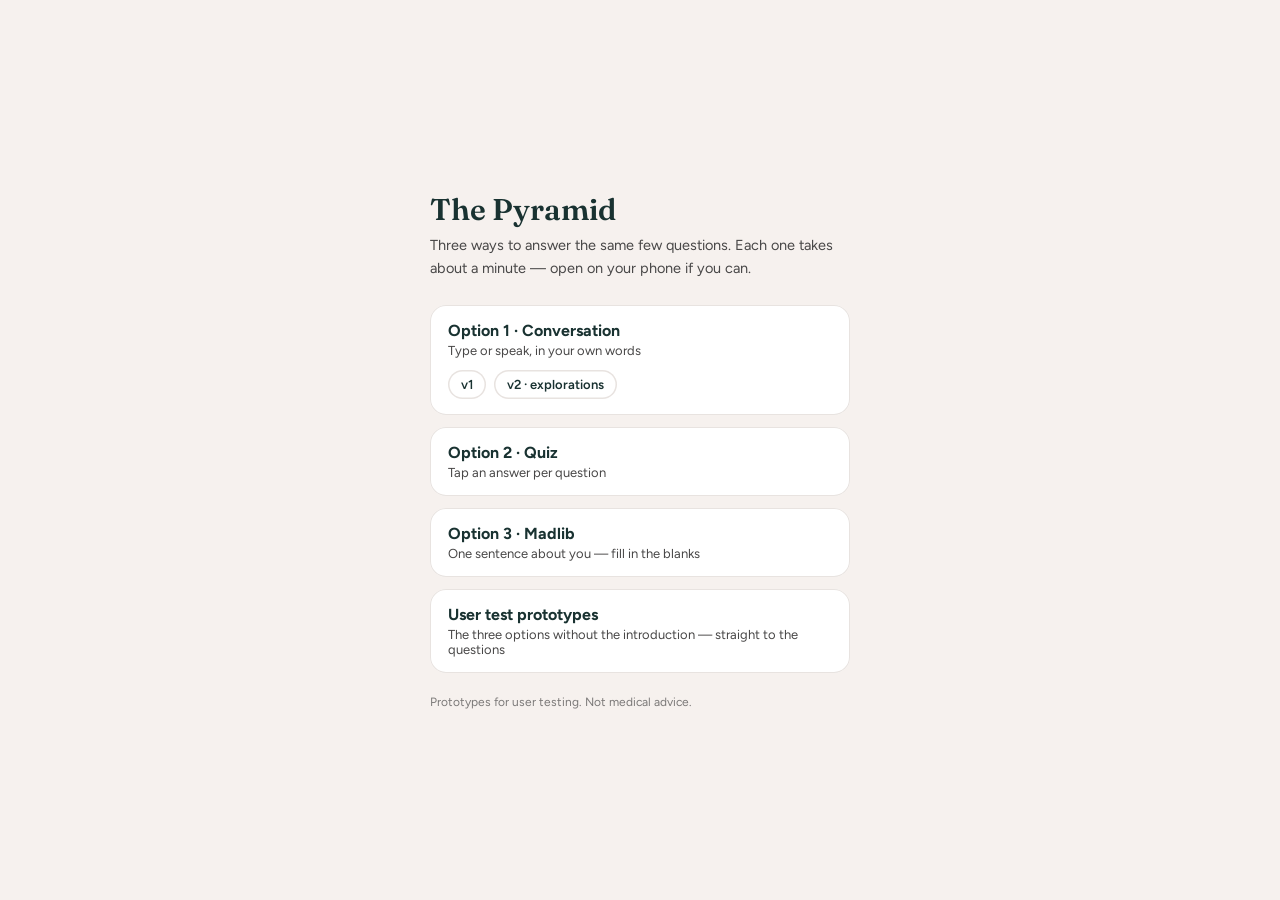
<file: index.html>
<!DOCTYPE html>
<html lang="en">
<head>
<meta charset="utf-8">
<meta name="viewport" content="width=device-width,initial-scale=1">
<title>The Pyramid · User test</title>
<link rel="preconnect" href="https://fonts.googleapis.com">
<link rel="preconnect" href="https://fonts.gstatic.com" crossorigin>
<link href="https://fonts.googleapis.com/css2?family=Figtree:wght@500;600;700&family=Fraunces:opsz,wght@9..144,400;9..144,600&display=swap" rel="stylesheet">
<style>
:root{--bg:#F6F1EE;--ink:#193231;--sub:#484747;--card:#fff;--line:#E8E3E0}
*{box-sizing:border-box}
body{margin:0;background:var(--bg);font-family:'Figtree',system-ui,sans-serif;color:var(--ink);
  min-height:100vh;display:flex;align-items:center;justify-content:center;padding:32px 20px}
main{width:100%;max-width:420px}
h1{font-family:'Fraunces',Georgia,serif;font-weight:600;font-size:30px;margin:0 0 6px}
p.lead{font-size:14.5px;line-height:1.55;color:var(--sub);margin:0 0 26px}
.card{display:block;background:var(--card);border-radius:16px;padding:16px 18px;margin-bottom:12px;
  text-decoration:none;color:var(--ink);box-shadow:inset 0 0 0 1px var(--line);
  transition:transform .15s ease,box-shadow .15s ease}
a.card:hover{transform:translateY(-2px);box-shadow:inset 0 0 0 1.5px #809590}
div.card{cursor:default}
.vs{display:flex;gap:8px;margin-top:12px;flex-wrap:wrap}
.vs a{text-decoration:none;color:var(--ink);font-size:13px;font-weight:600;padding:7px 13px;
  border-radius:999px;box-shadow:inset 0 0 0 1.5px var(--line);transition:box-shadow .15s,background .15s}
.vs a:hover{box-shadow:inset 0 0 0 1.5px #809590;background:#F0FAF5}
.card b{display:block;font-size:16px;margin-bottom:3px}
.card span{display:block;font-size:13px;color:var(--sub)}
footer{margin-top:22px;font-size:12px;color:var(--sub);opacity:.7}
</style>
</head>
<body>
<main>
  <h1>The Pyramid</h1>
  <p class="lead">Three ways to answer the same few questions. Each one takes about a minute — open on your phone if you can.</p>
  <div class="card"><b>Option 1 · Conversation</b><span>Type or speak, in your own words</span>
    <div class="vs">
      <a href="Prototypes/Pyramid_Option_1.html">v1</a>
      <a href="Prototypes/Pyramid_Option_1_v2.html">v2 · explorations</a>
    </div>
  </div>
  <a class="card" href="Prototypes/Pyramid_Option_2.html"><b>Option 2 · Quiz</b><span>Tap an answer per question</span></a>
  <a class="card" href="Prototypes/Pyramid_Option_3.html"><b>Option 3 · Madlib</b><span>One sentence about you — fill in the blanks</span></a>
  <a class="card" href="Prototypes/test.html"><b>User test prototypes</b><span>The three options without the introduction — straight to the questions</span></a>
  <footer>Prototypes for user testing. Not medical advice.</footer>
</main>
</body>
</html>
</file>
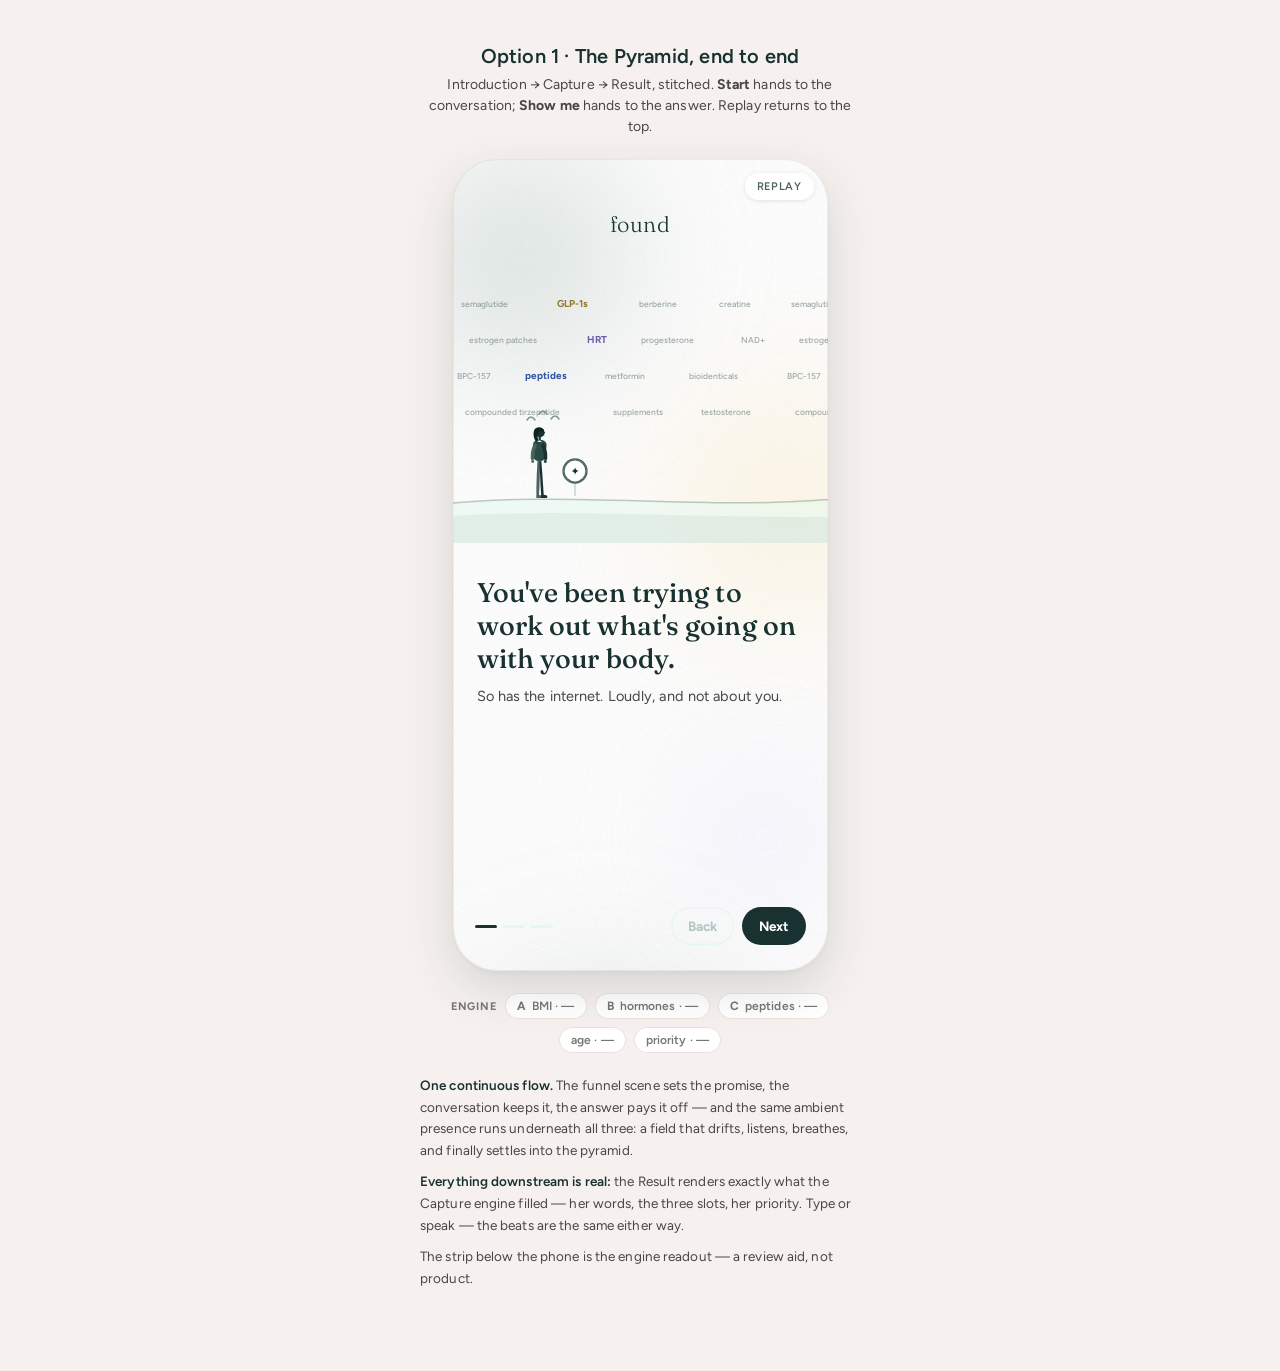
<file: Drafts/Pyramid_Option_1.html>
<!DOCTYPE html>
<html lang="en">
<head>
<meta charset="utf-8">
<meta name="viewport" content="width=device-width,initial-scale=1">
<title>The Pyramid · Option 1 — end to end</title>
<link rel="preconnect" href="https://fonts.googleapis.com">
<link rel="preconnect" href="https://fonts.gstatic.com" crossorigin>
<link href="https://fonts.googleapis.com/css2?family=Figtree:wght@300;500;600;700&family=Fraunces:opsz,wght@9..144,300;9..144,400;9..144,500;9..144,600&display=swap" rel="stylesheet">
<link href="https://fonts.googleapis.com/css2?family=Material+Symbols+Rounded:opsz,wght,FILL,GRAD@24,300,0,0&display=block" rel="stylesheet">
<style>
:root{
  --white:#FFFFFF;
  --gray-25:#F6F1EE; --gray-50:#E8E3E0; --gray-200:#C2BEBC; --gray-300:#777675;
  --gray-400:#484747; --gray-500:#0F0F0F;
  --sage-25:#FAFDFC; --sage-50:#F0FAF5; --sage-100:#E6F7EE;
  --sage-200:#B3C6BF; --sage-300:#809590; --sage-400:#4C6360; --sage-500:#193231;
  --avocado-100:#EDFFCE;
  /* layer colors — data/illustration per the token sheet, not chrome */
  --amber-100:#FFEEC4; --amber-300:#FFC542; --amber-400:#916F21;
  --lavender-100:#E1DAFF; --lavender-300:#9880FF; --lavender-400:#6252A8;
  --sky-100:#D6E4FA; --sky-200:#9AB7F1; --sky-300:#4B79E3; --sky-400:#264E9E;
  --text-secondary:var(--gray-400);
  --serif:'Fraunces', Georgia, serif;      /* stands in for Quincy CF */
  --sans:'Figtree', system-ui, sans-serif; /* stands in for Greycliff CF */
  --sp-2xs:8px; --sp-xs:12px; --sp-sm:16px; --sp-md:20px; --sp-lg:24px;
  --r-full:999px;
}
*{box-sizing:border-box}
body{margin:0;background:var(--gray-25);font-family:var(--sans);
  display:flex;flex-direction:column;align-items:center;gap:22px;padding:44px 20px 72px;
  -webkit-font-smoothing:antialiased}
.msr{font-family:'Material Symbols Rounded';font-weight:normal;font-style:normal;line-height:1;
  letter-spacing:normal;text-transform:none;display:inline-block;white-space:nowrap;direction:ltr;
  font-variation-settings:'FILL' 0,'wght' 300,'GRAD' 0,'opsz' 24}

.masthead{max-width:440px;text-align:center}
.masthead h1{font-size:20px;font-weight:600;letter-spacing:.2px;color:var(--sage-500);margin:0 0 6px}
.masthead p{font-size:14px;line-height:1.5;letter-spacing:.1px;color:var(--text-secondary);margin:0}

/* ===================== device ===================== */
.device{width:375px;height:812px;position:relative;overflow:hidden;border-radius:44px;
  background:var(--white);
  box-shadow:0 2px 4px rgba(25,50,49,.04),0 18px 48px rgba(25,50,49,.14),
             inset 0 0 0 1px rgba(25,50,49,.07)}

.amb{position:absolute;inset:0;overflow:hidden;z-index:0;
  transition:opacity 1s ease,transform 1.2s cubic-bezier(.2,.7,.2,1)}
.amb i{position:absolute;display:block;border-radius:50%;filter:blur(58px)}
.amb i:nth-child(1){width:88%;aspect-ratio:1;left:-26%;top:-8%;
  background:radial-gradient(circle,rgba(179,198,191,.6),transparent 68%);animation:d1 28s ease-in-out infinite alternate}
.amb i:nth-child(2){width:98%;aspect-ratio:1;right:-38%;top:20%;
  background:radial-gradient(circle,rgba(255,238,196,.6),transparent 66%);animation:d2 34s ease-in-out infinite alternate}
.amb i:nth-child(3){width:126%;aspect-ratio:1;left:-22%;bottom:-48%;
  background:radial-gradient(circle,rgba(128,149,144,.32),transparent 62%);animation:d3 40s ease-in-out infinite alternate}
.amb i:nth-child(4){width:54%;aspect-ratio:1;right:-10%;bottom:4%;
  background:radial-gradient(circle,rgba(225,218,255,.5),transparent 64%);animation:d1 32s ease-in-out infinite alternate-reverse}
@keyframes d1{to{transform:translate(18px,30px) scale(1.1)}}
@keyframes d2{to{transform:translate(-26px,-20px) scale(1.08)}}
@keyframes d3{to{transform:translate(22px,-16px) scale(1.06)}}
.device.typing .amb{opacity:.24;transform:scale(1.06)}
.device.speaking .amb{opacity:.3}
.device.processing .amb{opacity:0}

/* ---- the listening shape ---- */
.mass{position:absolute;inset:0;z-index:1;pointer-events:none;--amp:0;
  opacity:0;transform:scale(calc(.93 + var(--amp) * .09));
  transition:opacity .9s ease,transform .16s ease-out}
.device.speaking .mass{opacity:1}
.mass i{position:absolute;left:50%;top:50%;display:block;border-radius:var(--r-full);
  transform:translate(-50%,-50%)}
.mass i:nth-child(1){width:126%;height:106%;background:var(--sage-300);opacity:.36;filter:blur(40px);
  animation:pulse 6.4s ease-in-out infinite}
.mass i:nth-child(2){width:100%;height:88%;background:var(--sage-200);opacity:.6;filter:blur(34px);
  animation:pulse 5.1s ease-in-out infinite reverse}
.mass i:nth-child(3){width:72%;height:64%;background:var(--sage-50);opacity:.96;filter:blur(28px);
  animation:pulse 4.1s ease-in-out infinite}
@keyframes pulse{0%,100%{transform:translate(-50%,-50%) scale(.95)}50%{transform:translate(-50%,-50%) scale(1.045)}}

/* ---- the processing breath: same family as the listening shape, slower ---- */
.breath{position:absolute;inset:0;z-index:1;pointer-events:none;opacity:0;transition:opacity 1.1s ease}
.device.processing .breath{opacity:1}
.breath i{position:absolute;left:50%;top:58%;display:block;border-radius:var(--r-full);
  transform:translate(-50%,-50%)}
.breath i:nth-child(1){width:150%;height:120%;background:var(--sage-200);opacity:.32;filter:blur(46px);
  animation:bpulse 7.5s ease-in-out infinite}
.breath i:nth-child(2){width:110%;height:92%;background:var(--amber-100);opacity:.5;filter:blur(38px);
  animation:bpulse 6s ease-in-out infinite reverse}
.breath i:nth-child(3){width:76%;height:64%;background:var(--sage-50);opacity:.95;filter:blur(30px);
  animation:bpulse 4.8s ease-in-out infinite}
@keyframes bpulse{0%,100%{transform:translate(-50%,-50%) scale(.94)}50%{transform:translate(-50%,-50%) scale(1.05)}}

.grain{position:absolute;inset:0;z-index:2;pointer-events:none;opacity:.4;
  background-image:url("data:image/svg+xml,%3Csvg xmlns='http://www.w3.org/2000/svg' width='140' height='140'%3E%3Cfilter id='n'%3E%3CfeTurbulence type='fractalNoise' baseFrequency='.85' numOctaves='3'/%3E%3CfeColorMatrix type='saturate' values='0'/%3E%3C/filter%3E%3Crect width='140' height='140' filter='url(%23n)' opacity='.36'/%3E%3C/svg%3E")}

.inner{position:relative;z-index:3;display:flex;flex-direction:column;height:100%;
  padding:56px var(--sp-md) 30px;transition:opacity .6s ease}
.device.processing .inner{opacity:0;pointer-events:none}

.hdr{flex:0 0 auto;display:flex;justify-content:center;transition:opacity .6s ease}
.wordmark{font-family:var(--serif);font-weight:300;font-size:26px;letter-spacing:.4px;
  color:var(--sage-500);line-height:1;margin:0}
.device.speaking .hdr{opacity:0}

.mid{flex:1 1 auto;display:flex;flex-direction:column;justify-content:center;padding:8px 0;
  transition:opacity .3s ease}
.mid.off{opacity:0}
.react{font-size:26px;font-weight:700;line-height:1.32;letter-spacing:.2px;color:var(--sage-500);
  margin:0;max-width:17ch;opacity:0;transform:translateY(9px);
  transition:opacity .5s ease,transform .5s cubic-bezier(.2,.7,.2,1)}
.react.in{opacity:1;transform:none}
.react::before{content:'';display:block;width:22px;height:2px;border-radius:2px;
  background:var(--amber-300);margin-bottom:12px;transition:opacity .4s ease}
.react.mute{display:none}
.q{font-size:28px;font-weight:700;line-height:1.3;letter-spacing:.2px;color:var(--sage-500);
  margin:0;max-width:15ch;opacity:0;transform:translateY(9px);
  transition:opacity .5s ease,transform .5s cubic-bezier(.2,.7,.2,1),
             font-size .55s cubic-bezier(.2,.7,.2,1),color .55s ease,max-width .55s ease}
.q.in{opacity:1;transform:none}
.sub{font-size:14px;line-height:1.5;letter-spacing:.1px;color:var(--sage-400);margin:10px 0 0;
  opacity:0;transform:translateY(8px);
  transition:opacity .5s ease,transform .5s cubic-bezier(.2,.7,.2,1)}
.sub.in{opacity:1;transform:none}
.sub.mute{display:none}

.device.answering .mid{flex-grow:0}
.device.answering .q{font-size:15px;font-weight:500;color:var(--sage-400);max-width:32ch}
.device.answering .react,.device.answering .sub{display:none}
.device.speaking .mid{margin-top:6px}
.device.speaking .q{font-size:17px;font-weight:600;color:var(--sage-500);max-width:26ch}

.why{width:34px;height:34px;border-radius:var(--r-full);border:0;cursor:pointer;
  display:flex;align-items:center;justify-content:center;background:rgba(255,255,255,.74);
  box-shadow:inset 0 0 0 1px rgba(25,50,49,.12);color:var(--sage-500);margin-top:20px;
  opacity:0;transform:translateY(6px);
  transition:background .2s,box-shadow .2s,opacity .45s ease,transform .45s cubic-bezier(.2,.7,.2,1)}
.why.vis{opacity:1;transform:none}
.why .msr{font-size:18px;color:var(--amber-400)}
.why:hover{background:#fff;box-shadow:inset 0 0 0 1px rgba(25,50,49,.28)}
.whytext{font-size:13px;line-height:1.5;letter-spacing:.1px;color:var(--text-secondary);
  margin:12px 0 0;max-width:32ch;max-height:0;overflow:hidden;opacity:0;
  transition:max-height .4s ease,opacity .3s ease}
.whytext.open{max-height:110px;opacity:1}

.slot{flex:0 0 auto}
.said{font-size:26px;font-weight:500;line-height:1.34;letter-spacing:.1px;color:var(--sage-500);
  margin:18px 0 0;min-height:36px}

.caret{display:inline-block;width:2px;height:24px;background:var(--sage-500);vertical-align:-4px;
  margin-left:2px;animation:blink 1.05s steps(1) infinite}
@keyframes blink{0%,50%{opacity:1}51%,100%{opacity:0}}

.ways{display:flex;justify-content:center;gap:46px;flex:0 0 auto;padding-top:var(--sp-lg);
  transition:opacity .35s ease}
.ways.gone{opacity:0;pointer-events:none;height:0;padding:0;overflow:hidden}
.way{background:none;border:0;padding:0;cursor:pointer;font-family:var(--sans);text-align:center}
.way .ring{display:flex;align-items:center;justify-content:center;width:62px;height:62px;
  border-radius:50%;background:rgba(255,255,255,.78);color:var(--sage-500);
  box-shadow:inset 0 0 0 1.5px rgba(25,50,49,.14),0 2px 10px rgba(25,50,49,.06);
  margin:0 auto var(--sp-2xs);
  transition:transform .22s cubic-bezier(.2,.7,.2,1),box-shadow .22s,background .22s}
.way .ring .msr{font-size:26px}
.way:hover .ring{transform:translateY(-3px);background:#fff;
  box-shadow:inset 0 0 0 1.5px rgba(25,50,49,.32),0 6px 16px rgba(25,50,49,.1)}
.way .lbl{font-size:13px;font-weight:600;letter-spacing:.1px;color:var(--sage-400)}

.btn{width:100%;height:48px;border:0;border-radius:var(--r-full);background:var(--sage-500);
  color:var(--white);font-family:var(--sans);font-size:16px;font-weight:700;letter-spacing:.1px;
  cursor:pointer;margin-top:var(--sp-lg);opacity:0;transform:translateY(8px);
  transition:opacity .4s ease,transform .4s cubic-bezier(.2,.7,.2,1)}
.btn.in{opacity:1;transform:none}
.btn:hover{background:var(--sage-400)}

/* ---- speak mode chrome ---- */
.skui{position:absolute;inset:0;z-index:4;opacity:0;pointer-events:none;transition:opacity .5s ease}
.device.speaking .skui{opacity:1;pointer-events:auto}
.sk-x{position:absolute;left:var(--sp-md);top:52px;width:38px;height:38px;border:0;cursor:pointer;
  border-radius:var(--r-full);display:flex;align-items:center;justify-content:center;
  background:rgba(255,255,255,.6);color:var(--sage-500);box-shadow:inset 0 0 0 1px rgba(25,50,49,.1)}
.sk-x .msr{font-size:20px}
.sk-x:hover{background:rgba(255,255,255,.92)}
.live{position:absolute;left:var(--sp-md);right:var(--sp-md);bottom:172px;margin:0;
  font-size:13px;line-height:1.5;letter-spacing:.1px;font-weight:500;text-align:center;
  color:var(--sage-400);opacity:.78;max-height:60px;overflow:hidden;
  -webkit-mask-image:linear-gradient(180deg,transparent 0%,#000 52%);
  mask-image:linear-gradient(180deg,transparent 0%,#000 52%)}
.sk-controls{position:absolute;left:0;right:0;bottom:44px;display:flex;align-items:flex-end;
  justify-content:center;gap:34px}
.sk-btn{background:none;border:0;padding:0;cursor:pointer;font-family:var(--sans);text-align:center}
.sk-btn .lbl{display:block;font-size:12.5px;font-weight:600;letter-spacing:.1px;
  color:var(--sage-400);margin-top:9px}
.sk-done .ring{display:flex;align-items:center;justify-content:center;width:74px;height:74px;
  border-radius:50%;background:var(--sage-500);color:#fff;margin:0 auto;
  box-shadow:0 6px 20px rgba(25,50,49,.24);transition:transform .2s cubic-bezier(.2,.7,.2,1),background .2s}
.sk-done .ring .msr{font-size:32px}
.sk-done:hover .ring{transform:translateY(-3px);background:var(--sage-400)}
.sk-done .lbl{color:var(--sage-500);font-weight:700}
.sk-alt .ring{display:flex;align-items:center;justify-content:center;width:48px;height:48px;
  border-radius:50%;background:rgba(255,255,255,.66);color:var(--sage-500);margin:0 auto 13px;
  box-shadow:inset 0 0 0 1px rgba(25,50,49,.1);transition:background .2s,transform .2s}
.sk-alt .ring .msr{font-size:22px}
.sk-alt:hover .ring{background:rgba(255,255,255,.95);transform:translateY(-2px)}

/* ---- the processing / transition moment ---- */
.proc{position:absolute;inset:0;z-index:5;display:flex;flex-direction:column;align-items:center;
  justify-content:center;text-align:center;padding:0 40px;opacity:0;pointer-events:none;
  transition:opacity .8s ease}
.device.processing .proc{opacity:1;pointer-events:auto}
.t-lines{position:relative;width:100%;height:66px;transform:translateY(-96px)}
.t-line{position:absolute;left:0;right:0;top:0;margin:0;font-size:21px;line-height:1.4;
  font-weight:700;letter-spacing:.2px;color:var(--sage-500);opacity:0;transform:translateY(8px);
  transition:opacity .55s ease,transform .55s cubic-bezier(.2,.7,.2,1)}
.t-line.on{opacity:1;transform:none}
/* something forming: her signals, in the three layer colors, gathering
   toward a warm centre. */
.form{position:absolute;inset:0;pointer-events:none}
.form .core{position:absolute;left:50%;top:58%;width:150px;height:150px;border-radius:50%;
  transform:translate(-50%,-50%);
  background:radial-gradient(circle,rgba(255,250,231,.95),rgba(255,238,196,.4) 45%,rgba(230,247,238,0) 72%);
  animation:corep 3.4s ease-in-out infinite}
@keyframes corep{0%,100%{transform:translate(-50%,-50%) scale(.9);opacity:.8}
  50%{transform:translate(-50%,-50%) scale(1.06);opacity:1}}
.form i{position:absolute;left:50%;top:58%;width:7px;height:7px;border-radius:50%;
  opacity:0;animation:gather var(--t) ease-in infinite;animation-delay:var(--dl)}
.form i.fa{background:var(--amber-300)}
.form i.fl{background:var(--lavender-300)}
.form i.fs{background:var(--sky-300)}
@keyframes gather{
  0%{transform:translate(var(--x),var(--y)) scale(1);opacity:0}
  14%{opacity:.9}
  82%{opacity:.6}
  100%{transform:translate(0,0) scale(.35);opacity:0}}


/* ---- the scene ---- */
.scene{position:relative;flex:0 0 auto}
svg.stage{width:100%;display:block}
#camera{transition:transform 1.2s cubic-bezier(.4,.1,.35,.95)}
.terrain{fill:none;stroke:var(--sage-300);stroke-width:1.4;opacity:.5}
.hill{fill:var(--sage-200);opacity:.22}
.hill2{fill:var(--sage-100);opacity:.55}
.noiseword{font-family:var(--sans);font-size:8.5px;fill:var(--sage-400);opacity:.55;font-weight:500}
.noiseword.hot{font-size:10px;opacity:.95;font-weight:700;fill:var(--sage-500)}
.cwa{fill:var(--amber-400) !important}.cwl{fill:var(--lavender-400) !important}.cws{fill:var(--sky-400) !important}
.nrow{animation-name:nroll;animation-timing-function:linear;animation-iteration-count:infinite}
@keyframes nroll{from{transform:translateX(0)}to{transform:translateX(-330px)}}
.nrow1{animation-duration:33s}.nrow2{animation-duration:25s}.nrow3{animation-duration:39s}.nrow4{animation-duration:47s}
/* Beat 2: the beat-1 noise flows INTO the box. Each word drifts along its own
   vector toward one of the three intake curves, shrinking and fading as the
   box absorbs it — sorted into the single clear line on the far side. */
.flow text{font-family:var(--sans);font-size:8.5px;font-weight:500;fill:var(--sage-400);opacity:0;
  animation:wflow var(--dur) linear infinite;animation-delay:var(--del)}
.flow text.hot{font-size:9.5px;font-weight:700;fill:var(--sage-500)}
@keyframes wflow{
  0%{transform:translate(0,0) scale(1);opacity:0}
  6%{opacity:.85}
  86%{opacity:.75}
  100%{transform:translate(var(--dx),var(--dy)) scale(.62);opacity:0}
}
.fline{stroke:var(--sage-300);stroke-width:1.3;fill:none;opacity:.6}
.fline.lead{stroke:var(--sage-500);stroke-width:1.8;opacity:.9}
.fdot{fill:var(--sage-500)}
.fcap{font-family:var(--sans);font-size:9px;font-weight:600;letter-spacing:.08em;fill:var(--sage-400)}
.fsil{fill:var(--sage-100);opacity:.55}
.frim{fill:none;stroke:var(--sage-300);stroke-width:1.4;opacity:.7}
.fmouth{fill:var(--sage-50);stroke:var(--sage-300);stroke-width:1.4;opacity:.9}
.fmouthin{fill:var(--sage-100);stroke:none;opacity:.75}
.fguide{fill:none;stroke:var(--sage-300);stroke-width:.9;opacity:.3}
.fneck{fill:var(--sage-200);stroke:var(--sage-400);stroke-width:1;opacity:.9}
.fshadow{fill:var(--sage-500);opacity:.035}
#startpt .halo{fill:var(--amber-100);opacity:.75}
.ahead{fill:none;stroke:var(--sage-300);stroke-width:1.4;stroke-dasharray:2 6;
  stroke-linecap:round;opacity:0;transition:opacity .5s ease 1.05s}
#exitline{fill:none;stroke:var(--sage-500);stroke-width:2.2;
  stroke-dasharray:260;stroke-dashoffset:260;
  transition:stroke-dashoffset .7s cubic-bezier(.36,.72,.28,1) .1s}
#exitline.on{stroke-dashoffset:0}
#exitline.on ~ .ahead{opacity:.6}
.ribbon{fill:var(--sage-100);opacity:.6}
.tuft path{fill:none;stroke:var(--sage-300);stroke-width:1.2;stroke-linecap:round;opacity:.65}
#startpt{opacity:0;transition:opacity .5s ease .75s}
#startpt.on{opacity:1}
#startpt .pt{fill:var(--sage-500)}
#startpt .ring{fill:none;stroke:var(--amber-300);stroke-width:1.6;animation:hsring 2.8s ease-out infinite}
#walker{transition:transform 1.2s cubic-bezier(.4,.1,.35,.95)}
#walker .near{fill:var(--sage-500)}
#walker .top{fill:#2A4B48}
#walker .far{fill:var(--sage-400)}
#walker .hairfill{fill:#0F2422}
#walker .accent{fill:var(--avocado-100)}
/* the walking illusion: limbs rotate continuously on their pivots — no
   frame swapping, nothing blinks. Idle states get their own subtle motion. */
/* pivots measured on each limb's own box (fill-box): absolute px would be
   read against the root viewport once the pose sits inside the scale group */
#walker .wb,#walker .limb,#walker .parm{transform-box:fill-box}
#walker .wb{transform-origin:50% 100%}
#walker .lF,#walker .lN{transform-origin:50% 2%}
#walker .aF,#walker .aN{transform-origin:50% 4%}
#walker.walking .lF{animation:swingA .85s ease-in-out infinite}
#walker.walking .lN{animation:swingB .85s ease-in-out infinite}
#walker.walking .aF{animation:armB .85s ease-in-out infinite}
#walker.walking .aN{animation:armA .85s ease-in-out infinite}
#walker.walking .wb{animation:wbob .425s ease-in-out infinite}
@keyframes swingA{0%,100%{transform:rotate(21deg)}50%{transform:rotate(-21deg)}}
@keyframes swingB{0%,100%{transform:rotate(-21deg)}50%{transform:rotate(21deg)}}
@keyframes armA{0%,100%{transform:rotate(12deg)}50%{transform:rotate(-12deg)}}
@keyframes armB{0%,100%{transform:rotate(-12deg)}50%{transform:rotate(12deg)}}
@keyframes wbob{0%,100%{transform:translateY(0)}50%{transform:translateY(-1.7px)}}
/* beat 1: standing, a little unsettled */
#walker.swaying .wb{animation:sway 3.6s ease-in-out infinite}
@keyframes sway{0%,100%{transform:rotate(-1.1deg)}50%{transform:rotate(1.1deg)}}
/* beat 2: still, breathing while she's heard */
#walker.breathing .wb{animation:breathe 3.8s ease-in-out infinite}
@keyframes breathe{0%,100%{transform:scale(1)}50%{transform:scale(1.014)}}
/* beat 3: the pointing hand lifts, gently */
#walker.pointing .parm{transform-origin:11% 68%;animation:pointp 2.8s ease-in-out infinite}
@keyframes pointp{0%,100%{transform:rotate(0deg)}50%{transform:rotate(-4.5deg)}}

/* expression marks live above her head */
#mood .sq{fill:none;stroke:var(--sage-300);stroke-width:1.5;stroke-linecap:round;
  animation:sqf 2.4s ease-in-out infinite}
#mood .sq:nth-child(2){animation-delay:-.8s}
#mood .sq:nth-child(3){animation-delay:-1.6s}
@keyframes sqf{0%,100%{opacity:.35;transform:translateY(0)}50%{opacity:.85;transform:translateY(-2.5px)}}
#mood .spark{fill:var(--amber-300);animation:sparkp 2.2s ease-in-out infinite}
@keyframes sparkp{0%,100%{opacity:.5;transform:scale(.9)}50%{opacity:1;transform:scale(1.15)}}

/* waypoint ✦ — beat 1 only */
#hotspot{cursor:pointer}
#hotspot .hs-bg{fill:rgba(255,255,255,.95);stroke:var(--sage-400);stroke-width:1.2}
#hotspot .hs-ico{font-family:var(--sans);font-size:11px;font-weight:700;fill:var(--sage-500);text-anchor:middle}
#hotspot .hs-ring{fill:none;stroke:var(--sage-400);stroke-width:1.3;animation:hsring 2.8s ease-out infinite}
@keyframes hsring{0%{opacity:.5;r:12}70%{opacity:0;r:21}100%{opacity:0;r:21}}
#hotspot .hs-stem{stroke:var(--sage-400);stroke-width:1;opacity:.4}

.ipop{position:absolute;left:16px;right:16px;bottom:96px;z-index:40;background:#fff;
  border-radius:var(--r-lg);box-shadow:0 10px 34px rgba(25,50,49,.16),inset 0 0 0 1px var(--gray-50);
  padding:16px;opacity:0;transform:translateY(12px) scale(.98);pointer-events:none;
  transition:opacity .3s ease,transform .34s cubic-bezier(.2,.7,.2,1)}
.ipop.open{opacity:1;transform:none;pointer-events:auto}
.ipop h5{font-size:10.5px;letter-spacing:.09em;text-transform:uppercase;color:var(--sage-400);
  font-weight:700;margin:0 0 8px;padding-right:20px}
.ipop .fig{font-family:var(--serif);font-size:32px;font-weight:300;color:var(--sage-500);line-height:1;margin:0 0 6px}
.ipop p{font-size:12.5px;line-height:1.55;color:var(--gray-400);margin:0 0 9px}
.ipop p b{color:var(--sage-500);font-weight:600}
.ipop .src{font-size:9.5px;line-height:1.4;color:var(--gray-300);margin:0}
.ipop .x{position:absolute;top:9px;right:11px;border:0;background:none;font-family:inherit;
  font-size:16px;color:var(--gray-300);cursor:pointer;padding:2px 4px}

/* ---- copy + nav ---- */
.copy{padding:34px 24px 0;flex:1 1 auto}
.copy .t{font-family:var(--serif);font-weight:500;font-size:27px;line-height:1.22;letter-spacing:.1px;
  color:var(--sage-500);margin:0 0 9px;opacity:0;transform:translateY(9px);
  transition:opacity .45s ease .08s,transform .45s cubic-bezier(.2,.7,.2,1) .08s}
.copy .s{font-size:14.5px;line-height:1.55;letter-spacing:.1px;color:var(--gray-400);margin:0;
  opacity:0;transform:translateY(9px);
  transition:opacity .45s ease .18s,transform .45s cubic-bezier(.2,.7,.2,1) .18s}
.copy.in .t,.copy.in .s{opacity:1;transform:none}
.navbar{display:flex;align-items:center;justify-content:space-between;padding:0 22px;flex:0 0 auto}
.dots{display:flex;gap:6px}
.dots i{width:22px;height:3px;border-radius:2px;background:var(--sage-100);display:block;transition:background .35s}
.dots i.on{background:var(--sage-500)}
.nav{display:flex;gap:8px}
.nav button{border:0;background:transparent;box-shadow:inset 0 0 0 1.5px var(--sage-200);
  border-radius:var(--r-full);padding:11px 17px;font-family:inherit;font-size:13.5px;
  font-weight:700;letter-spacing:.1px;color:var(--sage-500);cursor:pointer;transition:box-shadow .2s}
.nav button:hover{box-shadow:inset 0 0 0 1.5px var(--sage-400)}
.nav button:disabled{color:var(--sage-200);box-shadow:inset 0 0 0 1.5px var(--sage-100);cursor:default}
.nav button.go{background:var(--sage-500);color:#fff;box-shadow:none}
.nav button.go:hover{background:var(--sage-400)}



.iinner{position:relative;z-index:2;display:flex;flex-direction:column;height:100%;padding:54px 0 26px}
.ihdr{flex:0 0 auto;text-align:center;margin-bottom:8px}

/* The breath from Capture, settling as the answer arrives. */
.rbreath{position:absolute;inset:0;z-index:0;pointer-events:none;opacity:1;
  transition:opacity 2.2s ease .5s}
.device.settled .rbreath{opacity:0}
.rbreath i{position:absolute;left:50%;top:34%;display:block;border-radius:var(--r-full);
  transform:translate(-50%,-50%)}
.rbreath i:nth-child(1){width:150%;height:100%;background:var(--sage-200);opacity:.3;filter:blur(46px)}
.rbreath i:nth-child(2){width:104%;height:72%;background:var(--sage-100);opacity:.6;filter:blur(38px)}
.grain{position:absolute;inset:0;z-index:1;pointer-events:none;opacity:.35;
  background-image:url("data:image/svg+xml,%3Csvg xmlns='http://www.w3.org/2000/svg' width='140' height='140'%3E%3Cfilter id='n'%3E%3CfeTurbulence type='fractalNoise' baseFrequency='.85' numOctaves='3'/%3E%3CfeColorMatrix type='saturate' values='0'/%3E%3C/filter%3E%3Crect width='140' height='140' filter='url(%23n)' opacity='.36'/%3E%3C/svg%3E")}

.pad{position:relative;z-index:2;padding:54px 20px 10px;flex:0 0 auto;text-align:center}
.wordmark{font-family:var(--serif);font-weight:300;font-size:22px;letter-spacing:.4px;
  color:var(--sage-500);margin:0}

.wrap{position:relative;z-index:2;display:flex;flex-direction:column;
  height:calc(100% - 86px)}
.scroller{flex:1 1 auto;overflow-y:auto;padding:6px 20px 18px;scrollbar-width:none}
.scroller::-webkit-scrollbar{width:0}

.rise{opacity:0;transform:translateY(14px);
  transition:opacity .7s ease,transform .7s cubic-bezier(.2,.7,.2,1)}
.rise.in{opacity:1;transform:none}

.eyebrow{font-size:12px;font-weight:600;letter-spacing:1px;text-transform:uppercase;
  color:var(--amber-400);margin:8px 0 8px}
.lead-head{font-family:var(--serif);font-weight:500;font-size:40px;line-height:1.12;
  letter-spacing:.2px;color:var(--sage-500);margin:0 0 10px}
.oneliner{font-size:15px;line-height:1.55;letter-spacing:.1px;color:var(--gray-400);margin:0 0 18px;max-width:32ch}

/* ---- the pyramid, external labels ---- */
.respyr{width:100%;display:block;margin:2px 0 10px}
.respyr .rl{stroke-width:1;opacity:0;transition:opacity .8s ease}
.respyr .rl.rla{fill:var(--amber-300);stroke:none}
.respyr .rl.rll{fill:var(--lavender-100);stroke:#C3B5FF}
.respyr .rl.rls{fill:var(--sky-100);stroke:var(--sky-200)}
.device.settled .respyr .rl{opacity:1}
.respyr .rtick{stroke:var(--sage-200);stroke-width:1}
.respyr .rbadge{font-family:var(--sans);font-size:9px;font-weight:700;letter-spacing:.14em;fill:var(--amber-400)}
.respyr .rn{font-family:var(--sans);font-size:12.5px;font-weight:600;fill:var(--sage-500)}
.respyr .rg{font-family:var(--sans);font-size:10.5px;font-weight:500;fill:var(--gray-300)}
.seq{font-size:13px;line-height:1.55;color:var(--gray-400);margin:0 0 20px}
.seq b{color:var(--sage-500);font-weight:600}

.sec{font-size:12px;font-weight:600;letter-spacing:1px;text-transform:uppercase;
  color:var(--sage-400);margin:0 0 10px}

/* ---- the three rows ---- */
.row{background:rgba(255,255,255,.86);border-radius:var(--r-lg);margin-bottom:10px;
  box-shadow:inset 0 0 0 1px rgba(25,50,49,.09)}
.row.lead{box-shadow:inset 0 0 0 1.5px var(--sage-500)}
.row-hd{display:flex;align-items:center;gap:12px;width:100%;text-align:left;border:0;
  background:none;padding:14px;cursor:pointer;font-family:var(--sans)}
.ord{flex:0 0 auto;width:28px;height:28px;border-radius:50%;display:flex;align-items:center;
  justify-content:center;font-size:13px;font-weight:700;color:var(--sage-400);
  box-shadow:inset 0 0 0 1.5px var(--sage-200)}
.row.lead .ord{background:var(--amber-300);color:var(--sage-500);box-shadow:none}
.row.rl2 .ord{color:var(--lavender-400);box-shadow:inset 0 0 0 1.5px var(--lavender-300)}
.row.rl3 .ord{color:var(--sky-400);box-shadow:inset 0 0 0 1.5px var(--sky-300)}
.row.lead .row-when{color:var(--amber-400)}
.row-t{flex:1 1 auto}
.row-when{font-size:10.5px;font-weight:700;letter-spacing:.8px;text-transform:uppercase;
  color:var(--sage-400);margin:0 0 2px}
.row-n{font-size:15px;font-weight:600;color:var(--sage-500);margin:0}
.row-s{font-size:12.5px;font-weight:500;color:var(--gray-300);margin:2px 0 0}
.car{flex:0 0 auto;color:var(--sage-300);transition:transform .3s ease}
.car .msr{font-size:20px}
.row.open .car{transform:rotate(180deg)}
.row-body{max-height:0;overflow:hidden;transition:max-height .45s ease}
.row.open .row-body{max-height:260px}
.row-inner{padding:0 14px 14px 54px;font-size:13px;line-height:1.55;color:var(--gray-400)}
.row-inner b{color:var(--sage-500);font-weight:600}

.open-note{background:var(--sage-50);border-radius:var(--r-lg);padding:13px 14px;
  font-size:13px;line-height:1.5;color:var(--sage-400);margin:14px 0 20px}
.open-note b{color:var(--sage-500);font-weight:600}

/* ---- how we got here ---- */
.disc{background:rgba(255,255,255,.86);border-radius:var(--r-lg);
  box-shadow:inset 0 0 0 1px rgba(25,50,49,.09);margin-bottom:20px}
.disc-hd{display:flex;align-items:center;justify-content:space-between;width:100%;border:0;
  background:none;padding:14px;cursor:pointer;font-family:var(--sans);font-size:14px;
  font-weight:600;color:var(--sage-500)}
.disc-hd .msr{font-size:20px;color:var(--sage-300);transition:transform .3s ease}
.disc.open .disc-hd .msr{transform:rotate(180deg)}
.disc-body{max-height:0;overflow:hidden;transition:max-height .55s ease}
.disc.open .disc-body{max-height:640px}
.disc-inner{padding:0 14px 16px}
.rf-lbl{font-size:10.5px;font-weight:700;letter-spacing:.8px;text-transform:uppercase;
  color:var(--sage-400);margin:0 0 8px}
.rf-words{font-size:13.5px;line-height:1.6;color:var(--gray-400);margin:0 0 6px}
.rf-words u{text-decoration-color:var(--sage-200);text-decoration-thickness:2px;
  text-underline-offset:3px;color:var(--sage-500);font-weight:500}
.rf-turn{font-size:11px;color:var(--gray-300);margin:0 0 12px}
.sigmap{width:100%;display:block;margin:6px 0 4px}
.sigmap .bar.kbase{fill:var(--amber-300)}
.sigmap .bar.kmid{fill:var(--lavender-100)}
.sigmap .bar.ktop{fill:var(--sky-100)}
.sigmap .bn{font-family:var(--sans);font-size:10.5px;font-weight:600;fill:var(--sage-400)}
.sigmap .bn.on{fill:var(--sage-500)}
.sigmap .sg{font-family:var(--sans);font-size:10.5px;font-weight:500;fill:var(--gray-400)}
.sigmap .lk{fill:none;stroke:var(--sage-200);stroke-width:1.3}
.sigmap .lk.hot{stroke:var(--amber-400);stroke-width:1.6}
.sigmap .lk.steady{stroke:var(--sky-300)}
.why-cap{font-size:12.5px;line-height:1.55;color:var(--gray-400);margin:8px 0 0}
.why-cap b{color:var(--sage-500);font-weight:600}

.next{background:rgba(255,255,255,.7);border-radius:var(--r-lg);padding:14px;font-size:13px;
  line-height:1.55;color:var(--gray-400);box-shadow:inset 0 0 0 1px rgba(25,50,49,.07);margin-bottom:6px}
.next b{color:var(--sage-500);font-weight:600}
.next ol{margin:8px 0 0;padding-left:18px}
.next li{margin-bottom:4px}

.footbar{flex:0 0 auto;padding:12px 20px 26px;position:relative;z-index:3;
  background:linear-gradient(180deg,rgba(255,255,255,0) 0%,rgba(255,255,255,.92) 34%)}
.btn{width:100%;height:48px;border:0;border-radius:var(--r-full);background:var(--sage-500);
  color:#fff;font-family:var(--sans);font-size:16px;font-weight:700;letter-spacing:.1px;cursor:pointer}
.btn:hover{background:var(--sage-400)}
.btn.ghost{background:transparent;color:var(--sage-500);box-shadow:inset 0 0 0 1.5px var(--sage-200);
  margin-top:8px;height:44px;font-size:14px}
.btn.ghost:hover{box-shadow:inset 0 0 0 1.5px var(--sage-400)}



.screen{position:absolute;inset:0;opacity:0;pointer-events:none;transition:opacity .8s ease}
.screen.on{opacity:1;pointer-events:auto}
/* stitch fix: Capture's .btn enters hidden (waits for .in); the Result footbar
   buttons never receive .in, so they must not inherit that hidden start. */
.footbar .btn{opacity:1;transform:none}

.reset{position:absolute;right:14px;top:14px;z-index:9;border:0;cursor:pointer;
  background:rgba(255,255,255,.9);color:var(--sage-400);border-radius:var(--r-full);
  font-family:var(--sans);font-size:11px;font-weight:600;letter-spacing:.6px;text-transform:uppercase;
  padding:7px 12px;box-shadow:0 1px 4px rgba(25,50,49,.12)}

/* ---- engine readout, outside the phone. Review aid, not product. ---- */
.engine{display:flex;gap:8px;align-items:center;flex-wrap:wrap;justify-content:center;max-width:440px}
.engine .tag{display:inline-flex;align-items:center;gap:6px;border-radius:var(--r-full);
  padding:6px 12px;font-size:12px;font-weight:600;letter-spacing:.1px;
  background:#fff;color:var(--gray-300);box-shadow:inset 0 0 0 1px var(--gray-50)}
.engine .tag b{font-weight:700}
.engine .tag.yes{background:var(--sage-50);color:var(--sage-500);box-shadow:inset 0 0 0 1.5px var(--sage-200)}
.engine .tag.no{background:#fff;color:var(--sage-400);box-shadow:inset 0 0 0 1.5px var(--gray-100);
  text-decoration:line-through;text-decoration-thickness:1px}
.engine .lbl{font-size:11px;font-weight:700;letter-spacing:.8px;text-transform:uppercase;color:var(--gray-300)}

.notes{max-width:440px;font-size:13.5px;line-height:1.6;letter-spacing:.1px;color:var(--text-secondary)}
.notes b{color:var(--sage-500);font-weight:600}
.notes p{margin:0 0 10px}
</style>
</head>
<body>

<div class="masthead">
  <h1>Option 1 · The Pyramid, end to end</h1>
  <p>Introduction → Capture → Result, stitched. <b>Start</b> hands to the conversation; <b>Show me</b> hands to the answer. Replay returns to the top.</p>
</div>

<div class="device" id="dev">
  <button class="reset" id="reset">Replay</button>

  <div class="screen" id="scrIntro">
    <div class="amb"><i></i><i></i><i></i><i></i></div>
    <div class="iinner">
      <div class="ihdr"><p class="wordmark">found</p></div>
      <div class="scene">
      <svg class="stage" viewBox="0 0 375 300" aria-label="A path from many options, through Found, to one place to start">
        <g id="camera">
          <!-- ground: rolling terrain across three beats -->
          <path class="hill2" d="M-20 262 C 120 246 260 270 400 254 C 560 236 700 266 860 252 C 980 242 1080 258 1140 252 L1140 300 L-20 300 Z"></path>
          <path class="hill" d="M-20 274 C 140 262 300 282 460 270 C 620 258 780 280 940 268 C 1040 262 1100 270 1140 266 L1140 300 L-20 300 Z"></path>
          <path class="terrain" d="M-20 262 C 120 246 260 270 400 254 C 560 236 700 266 860 252 C 980 242 1080 258 1140 252"></path>

          <!-- beat 1 · the options out there, floating free. No structure yet. -->
          <defs><clipPath id="b1clip"><rect x="-10" y="30" width="395" height="170"/></clipPath></defs>
          <g clip-path="url(#b1clip)">
            <g class="nrow nrow1"><text class="noiseword" x="8" y="64">semaglutide</text><text class="noiseword hot cwa" x="104" y="64">GLP-1s</text><text class="noiseword" x="186" y="64">berberine</text><text class="noiseword" x="266" y="64">creatine</text><text class="noiseword" x="338" y="64">semaglutide</text><text class="noiseword hot cwa" x="434" y="64">GLP-1s</text><text class="noiseword" x="516" y="64">berberine</text><text class="noiseword" x="596" y="64">creatine</text></g>
            <g class="nrow nrow2"><text class="noiseword" x="16" y="100">estrogen patches</text><text class="noiseword hot cwl" x="134" y="100">HRT</text><text class="noiseword" x="188" y="100">progesterone</text><text class="noiseword" x="288" y="100">NAD+</text><text class="noiseword" x="346" y="100">estrogen patches</text><text class="noiseword hot cwl" x="464" y="100">HRT</text><text class="noiseword" x="518" y="100">progesterone</text><text class="noiseword" x="618" y="100">NAD+</text></g>
            <g class="nrow nrow3"><text class="noiseword" x="4" y="136">BPC-157</text><text class="noiseword hot cws" x="72" y="136">peptides</text><text class="noiseword" x="152" y="136">metformin</text><text class="noiseword" x="236" y="136">bioidenticals</text><text class="noiseword" x="334" y="136">BPC-157</text><text class="noiseword hot cws" x="402" y="136">peptides</text><text class="noiseword" x="482" y="136">metformin</text><text class="noiseword" x="566" y="136">bioidenticals</text></g>
            <g class="nrow nrow4"><text class="noiseword" x="12" y="172">compounded tirzepatide</text><text class="noiseword" x="160" y="172">supplements</text><text class="noiseword" x="248" y="172">testosterone</text><text class="noiseword" x="342" y="172">compounded tirzepatide</text><text class="noiseword" x="490" y="172">supplements</text><text class="noiseword" x="578" y="172">testosterone</text></g>
          </g>

          <!-- beat 2 · the funnel. The beat-1 words pour into its mouth;
               one sorted line leaves the neck. -->
          <g>
            <ellipse class="fshadow" cx="550" cy="247" rx="72" ry="5"></ellipse>
            <path class="fsil" d="M452 58 C 542 66 602 108 648 132 L 648 148 C 602 172 542 214 452 222 Z"></path>
            <path class="fguide" d="M456 92 C 540 96 596 120 646 136"></path>
            <path class="fguide" d="M456 188 C 540 184 596 160 646 144"></path>
            <ellipse class="fmouth" cx="452" cy="140" rx="12" ry="82"></ellipse>
            <ellipse class="fmouthin" cx="452" cy="140" rx="7" ry="72"></ellipse>
            <ellipse class="fneck" cx="648" cy="140" rx="3.4" ry="9"></ellipse>
            <path class="frim" d="M452 58 C 542 66 602 108 648 132"></path>
            <path class="frim" d="M452 222 C 542 214 602 172 648 148"></path>
            <g class="flow">
              <text x="366" y="70"  class="hot cwa" style="--dx:274px;--dy:70px;--dur:5.2s;--del:0s">GLP-1s</text>
              <text x="382" y="206" style="--dx:258px;--dy:-66px;--dur:6.1s;--del:-1.4s">berberine</text>
              <text x="358" y="112" style="--dx:282px;--dy:28px;--dur:5.7s;--del:-2.6s">estrogen patches</text>
              <text x="390" y="226" class="hot cwl" style="--dx:250px;--dy:-86px;--dur:5.4s;--del:-3.5s">HRT</text>
              <text x="372" y="146" style="--dx:268px;--dy:-6px;--dur:6.4s;--del:-4.7s">NAD+</text>
              <text x="354" y="52"  class="hot cws" style="--dx:286px;--dy:88px;--dur:6s;--del:-2s">peptides</text>
              <text x="386" y="92" style="--dx:254px;--dy:48px;--dur:5s;--del:-.8s">supplements</text>
              <text x="368" y="178" style="--dx:272px;--dy:-38px;--dur:6.7s;--del:-5.6s">creatine</text>
            </g>
            <path class="fline lead" d="M652 140 L 745 140"></path>
            <circle class="fdot" cx="652" cy="140" r="3.8"></circle>
          </g>

          <!-- beat 3 · the funnel's exit: the one clear line ends at her starting point.
               No pyramid — that belongs to the Result. -->
          <g>
            <ellipse class="hill" cx="962" cy="250" rx="72" ry="13"></ellipse>
            <path class="ribbon" d="M905 249 C 950 243 1010 238 1112 229 L 1112 238 C 1012 246 952 251 907 256 Z"></path>
            <path id="exitline" d="M745 140 C 820 140 880 190 952 240"></path>
            <g id="startpt" transform="translate(958,244)">
              <circle class="halo" r="20"></circle>
              <circle class="ring" r="12"></circle>
              <circle class="pt" r="5.2"></circle>
            </g>
            <path class="ahead" d="M986 242 C 1028 238 1066 234 1106 228"></path>
            <g class="tuft" transform="translate(913,252)"><path d="M0 0 C -1 -4 -2.5 -6.5 -4 -8"/><path d="M0 0 C 0 -5 .5 -7.5 1.5 -10"/><path d="M0 0 C 1.5 -4 3 -6 5 -7.5"/></g>
            <g class="tuft" transform="translate(1015,242)"><path d="M0 0 C -1 -3.5 -2 -5.5 -3.5 -7"/><path d="M0 0 C .5 -4.5 1 -6.5 2 -8.5"/></g>
            <g class="tuft" transform="translate(1078,236)"><path d="M0 0 C -1 -3 -2 -5 -3 -6"/><path d="M0 0 C .5 -4 1 -6 2 -7.5"/><path d="M0 0 C 2 -3 3.5 -4.5 5 -5.5"/></g>
          </g>

          <!-- the waypoint ✦ — beat 1 only -->
          <g id="hotspot" transform="translate(122,228)">
            <line class="hs-stem" x1="0" y1="11" x2="0" y2="25"></line>
            <circle class="hs-ring" r="12"></circle>
            <circle class="hs-bg" r="11"></circle>
            <text class="hs-ico" y="4">✦</text>
          </g>

          <!-- the walker: pose swaps per beat, path geometry from step 6 scaled 0.22 -->
          <g id="walker" transform="translate(86,196)">
            <g id="wbody"></g>
            <g id="mood"></g>
          </g>
        </g>
      </svg>
      </div>
      <div class="copy in" id="copy">
      <p class="t" id="ct">You've been trying to work out what's going on with your body.</p>
      <p class="s" id="cs">So has the internet. Loudly, and not about you.</p>
    </div>

    <div class="ipop" id="pop">
      <button class="x" id="popX">×</button>
      <h5 id="popLbl"></h5>
      <p class="fig" id="popFig"></p>
      <p id="popP"></p>
      <p class="src" id="popSrc"></p>
    </div>

    
      <div class="navbar">
      <div class="dots" id="dots"><i class="on"></i><i></i><i></i></div>
      <div class="nav">
        <button id="prev" disabled>Back</button>
        <button id="next" class="go">Next</button>
      </div>
    </div>
    </div>
  </div>

  <div class="screen" id="scrCapture">
    <div class="amb"><i></i><i></i><i></i><i></i></div><div class="mass" id="mass"><i></i><i></i><i></i></div>
  <div class="breath"><i></i><i></i><i></i></div>
  <div class="inner">
    <div class="hdr"><p class="wordmark">found</p></div>
    <div class="mid">
      <p class="react" id="react"></p>
      <h2 class="q" id="q"></h2>
      <p class="sub" id="sub"></p>
      <button class="why" id="whybtn" aria-label="Why we ask"><span class="msr">auto_awesome</span></button>
      <p class="whytext" id="whytext"></p>
    </div>
    <div class="slot" id="slot"></div>
    <div class="ways" id="ways">
      <button class="way" data-mode="type"><span class="ring"><span class="msr">edit</span></span><span class="lbl">type</span></button>
      <button class="way" data-mode="speak"><span class="ring"><span class="msr">mic</span></span><span class="lbl">speak</span></button>
    </div>
  </div>

  <div class="skui">
    <button class="sk-x" id="skCancel" aria-label="Back"><span class="msr">close</span></button>
    <p class="live" id="live"></p>
    <div class="sk-controls">
      <button class="sk-btn sk-alt" id="skType"><span class="ring"><span class="msr">edit</span></span><span class="lbl">type instead</span></button>
      <button class="sk-btn sk-done" id="skDone"><span class="ring"><span class="msr">check</span></span><span class="lbl">done</span></button>
    </div>
  </div>

  <div class="proc">
    <div class="form" aria-hidden="true">
      <b class="core"></b>
      <i class="fa" style="--x:-130px;--y:-160px;--t:2.6s;--dl:0s"></i>
      <i class="fl" style="--x:120px;--y:-190px;--t:3.1s;--dl:-.6s"></i>
      <i class="fs" style="--x:150px;--y:-60px;--t:2.8s;--dl:-1.3s"></i>
      <i class="fa" style="--x:-155px;--y:40px;--t:3.3s;--dl:-2s"></i>
      <i class="fl" style="--x:-70px;--y:170px;--t:2.7s;--dl:-.9s"></i>
      <i class="fs" style="--x:95px;--y:150px;--t:3.4s;--dl:-1.7s"></i>
      <i class="fa" style="--x:60px;--y:-230px;--t:2.9s;--dl:-2.4s"></i>
      <i class="fl" style="--x:-165px;--y:-70px;--t:3.2s;--dl:-1.1s"></i>
      <i class="fs" style="--x:-40px;--y:-210px;--t:2.5s;--dl:-.3s"></i>
      <i class="fa" style="--x:140px;--y:60px;--t:3s;--dl:-2.8s"></i>
      <i class="fl" style="--x:35px;--y:200px;--t:2.6s;--dl:-1.5s"></i>
      <i class="fs" style="--x:-120px;--y:110px;--t:3.5s;--dl:-.7s"></i>
    </div>
    <div class="t-lines">
      <p class="t-line">Everything you said.</p>
      <p class="t-line">What matters most.</p>
      <p class="t-line">Your starting point.</p>
    </div>
  </div>
  </div>

  <div class="screen" id="scrResult">
    <div class="rbreath"><i></i><i></i></div><div class="pad"><p class="wordmark">found</p></div>
  <div class="wrap">
    <div class="scroller" id="scroll">
      <p class="eyebrow rise">Your starting point</p>
      <h2 class="lead-head rise">Weight care.</h2>
      <p class="oneliner rise">Most of what you told us sits here — and you named it first yourself.</p>

      <svg class="respyr rise" viewBox="0 0 340 182" aria-label="Your pyramid: weight and metabolism leading, hormones and energy above it">
        <polygon class="rl lead rla" points="4,170 184,170 156,122 32,122"></polygon>
        <line class="rtick" x1="170" y1="148" x2="194" y2="148"></line>
        <text class="rbadge" x="200" y="136">START HERE</text>
        <text class="rn" x="200" y="150">Weight &amp; metabolism</text>
        <text class="rg" x="200" y="163">food, weight and appetite</text>
        <polygon class="rl rll" points="32,116 156,116 128,68 60,68"></polygon>
        <line class="rtick" x1="142" y1="94" x2="194" y2="94"></line>
        <text class="rn" x="200" y="96">Hormones</text>
        <text class="rg" x="200" y="109">the changes in your 40s and 50s</text>
        <polygon class="rl rls" points="60,62 128,62 94,14"></polygon>
        <line class="rtick" x1="111" y1="40" x2="194" y2="40"></line>
        <text class="rn" x="200" y="42">Energy &amp; longevity</text>
        <text class="rg" x="200" y="55">energy, strength and recovery</text>
      </svg>
      <p class="seq rise">This is your pyramid. <b>The base has to hold before the top matters</b> — a sequence, not a ranking.</p>

      <h3 class="sec rise">The order from here</h3>
      <div id="rows" class="rise"></div>

      <div class="open-note rise"><b>An order, not a limit.</b> Start somewhere else if you'd rather — all three stay open to you.</div>

      <div class="disc rise" id="disc">
        <button class="disc-hd">How we got here <span class="msr">expand_more</span></button>
        <div class="disc-body"><div class="disc-inner">
          <p class="rf-lbl">In your words</p>
          <p class="rf-words">&ldquo;I'm exhausted, and I've put on <u>weight I can't shift</u>. I'm not sleeping either — I'm <u>up at three</u> most nights.&rdquo;</p>
          <p class="rf-words">&ldquo;<u>That part's fine. I'm strong.</u>&rdquo; <span class="rf-turn">— on energy and strength</span></p>
          <p class="rf-words">&ldquo;<u>The weight.</u>&rdquo; <span class="rf-turn">— what you'd fix first</span></p>
          <div id="why"></div>
        </div></div>
      </div>

      <div class="next rise">
        <b>What happens next</b>
        <ol><li>A few safety questions</li><li>A clinician reviews what you shared</li><li>You find out whether it's right for you</li></ol>
        <p style="margin:8px 0 0">Not a diagnosis. A clinician has the final say on what's right for you.</p>
      </div>
    </div>

    <div class="footbar">
      <button class="btn">See your weight-care options</button>
      <button class="btn ghost">See all three</button>
    </div>
  </div>
  </div>

  <div class="grain"></div>
</div>

<div class="engine" id="engine" aria-hidden="true">
  <span class="lbl">Engine</span>
  <span class="tag" id="egA"><b>A</b> BMI · —</span>
  <span class="tag" id="egB"><b>B</b> hormones · —</span>
  <span class="tag" id="egC"><b>C</b> peptides · —</span>
  <span class="tag" id="egAge">age · —</span>
  <span class="tag" id="egP">priority · —</span>
</div>

<div class="notes">
  <p><b>One continuous flow.</b> The funnel scene sets the promise, the conversation keeps it, the answer pays it off — and the same ambient presence runs underneath all three: a field that drifts, listens, breathes, and finally settles into the pyramid.</p>
  <p><b>Everything downstream is real:</b> the Result renders exactly what the Capture engine filled — her words, the three slots, her priority. Type or speak — the beats are the same either way.</p>
  <p>The strip below the phone is the engine readout — a review aid, not product.</p>
</div>

<script>

(function(){
  var reduce = matchMedia('(prefers-reduced-motion: reduce)').matches;
  var dev=document.getElementById('dev'), react=document.getElementById('react'),
      q=document.getElementById('q'), sub=document.getElementById('sub'),
      whybtn=document.getElementById('whybtn'), whytext=document.getElementById('whytext'),
      slot=document.getElementById('slot'), ways=document.getElementById('ways'),
      mass=document.getElementById('mass'), live=document.getElementById('live'),
      timers=[];

  /* ---------------- state ---------------- */
  var S; /* {A,B,C,age,prio} */
  var pendingReact;

  /* ---------------- the questions ----------------
     The prototype script (Pyramid_Prototype_Response_Script.md): five
     beats, identical whether she types or speaks. The opener fills
     nothing by design; C is a state; A is weight+height in one turn
     (the react never computes aloud); age resolves B alone; priority
     appears only on the A/B tie. */
  var QS = {
    opener:{
      q:"How have you been feeling lately?",
      sub:"In your own words — whatever's been going on.",
      why:"Because your own words give every question after this its context.",
      type:{say:"I'm exhausted, and I've put on weight I can't shift. I'm not sleeping either — I'm up at three most nights.", fills:{},
            react:"That's a lot to carry at once — and it rarely arrives one at a time."},
      speak:{say:"I'm exhausted, and I've put on weight I can't shift. I'm not sleeping either — I'm up at three most nights.",
            fills:{},
            react:"That's a lot to carry at once — and it rarely arrives one at a time."}
    },
    C:{
      q:"And your energy and strength — holding up, or slipping?",
      why:"Because this isn't about a problem you have — it's about staying ahead of one.",
      type:{say:"Honestly, that part's fine. I'm strong.", fills:{C:'no'},
            react:"Good — that's a solid base to work from."},
      speak:{say:"Honestly, that part's fine. I'm strong.", fills:{C:'no'},
            react:"Good — that's a solid base to work from."}
    },
    A:{
      q:"Two quick numbers: your height and your weight?",
      sub:"Roughly is fine.",
      why:"Because this is the one piece of hard fact in the mix — everything else here is how you're feeling.",
      type:{say:"5'6\", about 180.", fills:{A:'yes'},
            react:"Thank you — being straight with numbers lets us be straight back."},
      speak:{say:"5'6\", about 180.", fills:{A:'yes'},
            react:"Thank you — being straight with numbers lets us be straight back."}
    },
    B:{
      q:"Last one — how old are you?",
      why:"Because hormone shifts cluster in a specific window, so this tells us if that window applies to you now.",
      type:{say:"44.", fills:{age:'44',B:'yes'},
            react:"Thanks — that's everything we need."},
      speak:{say:"44.", fills:{age:'44',B:'yes'},
            react:"Thanks — that's everything we need."}
    },
    prio:{
      q:"If one thing changed first, which would you want it to be?",
      why:"Because we name one starting point, not two things at once.",
      type:{say:"The weight.", fills:{prio:'weight'},
            react:"Starred — that's your priority."},
      speak:{say:"The weight.", fills:{prio:'weight'},
            react:"Starred — that's your priority."}
    }
  };

  /* Next question: opener → C → A (weight+height) → B (age, resolves it
     alone) → priority, only on an A/B tie. The opener fills no slot by
     design, so it needs its own asked-flag. */
  var openerDone=false;
  function nextQ(){
    if(!openerDone) return QS.opener;
    if(!S.C) return QS.C;
    if(!S.A) return QS.A;
    if(!S.B) return QS.B;
    if(!S.prio && S.A==='yes' && S.B==='yes') return QS.prio;
    return null;
  }

  var current;

  /* ---------------- voice amplitude ---------------- */
  var voiceTimer=null, amp=0, target=0;
  function startVoice(){
    if(reduce) return;
    stopVoice();
    voiceTimer=setInterval(function(){
      if(Math.random()<.45) target=Math.random();
      amp+=(target-amp)*0.34;
      mass.style.setProperty('--amp', amp.toFixed(3));
    },95);
  }
  function stopVoice(){
    if(voiceTimer){clearInterval(voiceTimer);voiceTimer=null;}
    amp=0;target=0;mass.style.setProperty('--amp','0');
  }

  function clear(){ timers.forEach(clearTimeout); timers=[]; stopVoice(); }
  function later(fn,ms){ timers.push(setTimeout(fn, reduce?10:ms)); }

  /* ---------------- engine readout ---------------- */
  function paintEngine(){
    function set(id, base, v){
      var el=document.getElementById(id);
      el.className='tag'+(v==='yes'?' yes':v==='no'?' no':'');
      el.innerHTML=base+' · '+(v||'—');
    }
    set('egA','<b>A</b> BMI',S.A); set('egB','<b>B</b> hormones',S.B);
    set('egC','<b>C</b> peptides',S.C); set('egAge','age',S.age); set('egP','priority',S.prio);
  }

  /* ---------------- turns ---------------- */
  function present(){
    dev.className='device';
    slot.innerHTML=''; live.textContent='';
    ways.classList.add('gone');   /* no answering while we're reacting */
    whybtn.style.display='flex'; whytext.classList.remove('open');
    /* snap-reset: kill transitions, hide, flush, restore — the old question
       must be GONE before anything becomes visible again */
    [react,q,sub,whybtn].forEach(function(el){ el.style.transition='none'; });
    react.classList.remove('in'); q.classList.remove('in'); sub.classList.remove('in');
    whybtn.classList.remove('vis');
    void q.offsetWidth;
    [react,q,sub,whybtn].forEach(function(el){ el.style.transition=''; });

    current = nextQ();
    if(!current){
      /* the last beat still gets its react — it lands alone, breathes,
         and then the processing takes over */
      if(pendingReact){
        react.classList.remove('mute'); react.textContent=pendingReact;
        later(function(){ react.classList.add('in'); }, 240);
        later(function(){ react.classList.remove('in'); }, 2350);
        later(toProcessing, 2900);
      } else { toProcessing(); }
      return;
    }

    /* One voice at a time: the react takes the stage, breathes, leaves —
       and only then does the question arrive in its place. Text is only
       ever written into hidden elements, never swapped in view. */
    function showQuestion(){
      react.classList.add('mute');
      q.textContent=current.q;
      if(current.sub){ sub.classList.remove('mute'); sub.textContent=current.sub; }
      else sub.classList.add('mute');
      whytext.textContent=current.why;
      later(function(){
        ways.classList.remove('gone');   /* the ways arrive with the question */
        q.classList.add('in'); if(current.sub) sub.classList.add('in');
      }, 80);
      later(function(){ whybtn.classList.add('vis'); }, 400);
    }
    if(pendingReact){
      react.classList.remove('mute'); react.textContent=pendingReact;
      later(function(){ react.classList.add('in'); }, 240);
      later(function(){ react.classList.remove('in'); }, 2350);
      later(showQuestion, 2900);
    } else {
      showQuestion();
    }
  }

  function commit(answer){
    if(current===QS.opener) openerDone=true;
    Object.keys(answer.fills).forEach(function(k){ S[k]=answer.fills[k]; });
    pendingReact=answer.react;
    paintEngine();
  }

  /* Her answer fades out softly, then OUR side takes turns: the react
     lands alone, breathes, and only then does the next question arrive.
     That sequencing — not echoing her words back — is what makes it a
     conversation. */
  var mid=document.querySelector('#scrCapture .mid');
  function fadeThenPresent(){
    mid.classList.add('off');
    slot.style.transition='opacity .3s ease';
    slot.style.opacity='0';
    later(function(){
      slot.style.opacity=''; slot.style.transition='';
      present();
      mid.classList.remove('off');
    }, 340);
  }

  function stepBack(){
    ways.classList.add('gone');
    whybtn.style.display='none'; whytext.classList.remove('open');
    dev.classList.add('answering');
  }

  function typeInto(node,text,speed,done){
    var i=0, caret=document.createElement('span'); caret.className='caret';
    node.appendChild(caret);
    (function step(){
      if(i<text.length){
        caret.insertAdjacentText('beforebegin',text.charAt(i));
        i++;
        timers.push(setTimeout(step, reduce?3:speed));
      } else later(function(){caret.remove(); if(done)done();},360);
    })();
  }

  /* ---- typing: her words become the hero line, then she sends them ---- */
  function goType(){
    clear(); stepBack();
    dev.classList.remove('speaking'); dev.classList.add('typing');
    slot.innerHTML=''; live.textContent='';
    var ans=current.type;
    var p=document.createElement('p'); p.className='said'; slot.appendChild(p);
    typeInto(p, ans.say, 32, function(){
      var btn=document.createElement('button'); btn.className='btn'; btn.textContent='Next';
      slot.appendChild(btn);
      later(function(){btn.classList.add('in');},120);
      btn.onclick=function(){ clear(); commit(ans); fadeThenPresent(); };
    });
  }

  /* ---- speaking: a mode. Done commits — no confirmation screen. ---- */
  function goSpeak(){
    clear(); stepBack();
    dev.classList.remove('typing'); dev.classList.add('speaking');
    slot.innerHTML=''; live.textContent='';
    startVoice();
    var ans=current.speak;
    var words=ans.say.split(' '), i=0;
    (function feed(){
      if(i<words.length){
        live.textContent+=(i?' ':'')+words[i]; i++;
        timers.push(setTimeout(feed, reduce?8:200+Math.random()*180));
      }
      /* Out of words? Nothing happens. The shape keeps listening.
         Leaving the mode is her call. */
    })();
    document.getElementById('skDone').onclick=function(){
      clear();
      mid.classList.add('off');   /* the old question leaves with the mode */
      dev.classList.remove('speaking'); live.textContent='';
      commit(ans);
      later(fadeThenPresent, 300);
    };
  }

  /* ---- processing: all slots full. The shape returns, breathing slower. ---- */
  /* All slots full: the field gathers, the lines say what's happening,
     and the answer simply arrives. Nothing to press. */
  function toProcessing(){
    clear();
    dev.className='device processing';
    var lines=document.querySelectorAll('.t-line');
    lines.forEach(function(l){l.classList.remove('on');});
    var t=600;
    lines.forEach(function(l,i){
      later(function(){l.classList.add('on');}, t);
      later(function(){l.classList.remove('on');}, t+1500);
      t+=1700;
    });
    later(function(){ window.__toResult(); }, t+500);
  }
  document.getElementById('skCancel').onclick=function(){ clear(); present(); };
  document.getElementById('skType').onclick=function(){ goType(); };

  Array.prototype.forEach.call(ways.querySelectorAll('.way'),function(b){
    b.onclick=function(){
      if(b.getAttribute('data-mode')==='speak') goSpeak(); else goType();
    };
  });
  whybtn.onclick=function(){ whytext.classList.toggle('open'); };

  function start(){
    clear();
    S={A:null,B:null,C:null,age:null,prio:null};
    openerDone=false;
    pendingReact=null;
    paintEngine();
    present();
  }
  window.__startCapture=start;
})();

</script>
<script>
(function(){
  var reduce = matchMedia('(prefers-reduced-motion: reduce)').matches;

  var POSES = {
    rig: '<g transform="scale(.34) translate(-100,-267)"><g class="wb"><g class="limb lF"><path class="far" d="M95.5 158 C 93.8 183 92.8 209 92.4 235 C 92.2 243 92.2 251 92.4 258.6 L 100 258.4 C 100.4 251.6 100.8 243.8 101.2 236 C 102.2 210.6 103 184.6 103.4 158.6 Z"/><path class="far" d="M92.2 258.4 L 99.7 258.0 C 105.7 258.2 110.0 260.2 110.7 263.2 C 111.2 265.59999999999997 109.2 267.0 106.2 267.0 L 94.2 267.0 C 92.60000000000001 267.0 91.60000000000001 265.79999999999995 91.60000000000001 264.2 Z"/></g><g class="limb lN"><path class="near" d="M101.5 159 C 102.4 184 103.6 210 104.8 235 C 105.3 243 105.8 251 106.3 258.4 L 113.9 258 C 113.4 251.2 112.9 243.4 112.4 235.6 C 111 210.4 109 184.4 106.8 158.4 Z"/><path class="near" d="M106.1 258.2 L 113.6 257.8 C 119.6 258.0 123.89999999999999 260.0 124.6 263.0 C 125.1 265.4 123.1 266.8 120.1 266.8 L 108.1 266.8 C 106.5 266.8 105.5 265.59999999999997 105.5 264.0 Z"/></g><g transform="rotate(3 100 156)"><path class="top" d="M100 95.5 C 110.5 95.5 117.6 99.4 119.4 106.5 C 121 113 119.6 121.5 117 130 C 115.4 135.4 114.6 140.8 115.2 146 C 115.8 151 114.2 154.8 109.8 156.6 C 103.5 159.2 96.5 159.2 90.2 156.6 C 85.8 154.8 84.2 151 84.8 146 C 85.4 140.8 84.6 135.4 83 130 C 80.4 121.5 79 113 80.6 106.5 C 82.4 99.4 89.5 95.5 100 95.5 Z"/></g><g class="limb aF"><path class="far" d="M86.5 104.5 C 81.5 112.5 78.2 122 76.6 132 C 75.7 138 75.4 144.4 75.8 150.8 C 76 153.8 78.4 155.9 81.4 155.5 C 84.1 155.1 86 152.8 85.9 150 C 85.6 144.2 85.9 138.4 87 132.8 C 88.4 125.6 90.8 118.8 94.2 112.6 Z"/><circle class="far" cx="81.4" cy="159.8" r="4.2"/></g><g class="limb aN"><path class="near" d="M113.5 104.5 C 118.5 112.5 121.8 122 123.4 132 C 124.3 138 124.6 144.4 124.2 150.8 C 124 153.8 121.6 155.9 118.6 155.5 C 115.9 155.1 114 152.8 114.1 150 C 114.4 144.2 114.1 138.4 113 132.8 C 111.6 125.6 109.2 118.8 105.8 112.6 Z"/><circle class="near" cx="118.6" cy="159.8" r="4.2"/></g><path class="near" d="M98.5 84.5 L 105.5 84.5 L 105 97 L 99 97 Z"/><g transform="translate(102 93) scale(.92) translate(-102 -93)"><path class="near" d="M92.5 83.5 C 89.5 78.5 88.8 70.5 92 65 C 95 59.5 101.5 57 107.5 58.6 C 112.8 60 116.2 64.4 116.8 69.6 L 119.6 73.4 C 120.2 74.2 119.7 75.3 118.7 75.4 L 116.7 75.7 C 116.6 76.9 116.3 78 115.8 79 L 117 80.2 C 117.6 80.9 117.2 81.9 116.3 82 L 114.2 82.3 C 112.9 84.4 110.8 86 108.2 86.8 C 103 88.5 96.5 87 92.5 83.5 Z"/><path class="hairfill" d="M107 57.6 C 98 54.2 88.6 56.8 84.8 64.4 C 81.4 71.2 81.6 81.6 84.6 91 C 86.6 97.2 90 102.2 94.6 104.8 C 97.4 106.4 100.4 106.6 102.6 105.4 C 99 101.4 96.6 96 95.6 90 C 94.8 84.8 95.2 79.8 96.8 75.6 C 98 72.4 99.9 69.9 102.3 68.3 C 106.8 72 112.4 72.6 115.6 69.6 C 116.4 65 113.2 59.8 107 57.6 Z"/></g><path class="accent" d="M94 99.5 C 97.8 97 104.2 97 108 99.5 C 105.6 103.8 96.4 103.8 94 99.5 Z"/></g></g>',
    walk: '<g transform="scale(.34) translate(-100,-236)"><path class="far" d="M95 156 C 91.5 171 86.5 186 79.5 199.5 C 75.5 207.5 71 215 66.5 222 C 64.8 224.8 65.8 228 68.6 229.4 C 71.2 230.6 74.2 229.6 75.8 227 C 80.8 219.2 85.4 211 89.6 202.6 C 95.6 190.2 100.6 177.2 104 164 Z"/><g transform="rotate(-24 66 231)"><path class="far" d="M64 224.5 L 71.5 224.1 C 77.5 224.3 81.8 226.3 82.5 229.3 C 83 231.7 81 233.1 78 233.1 L 66 233.1 C 64.4 233.1 63.4 231.9 63.4 230.3 Z"/></g><path class="near" d="M104 158 C 108.5 172 114 185.5 121 198.5 C 125.5 206.8 130.5 214.6 135.8 222 C 137.6 224.6 136.8 227.8 134.2 229.4 C 131.6 230.8 128.6 230 127 227.4 C 121.2 219.6 115.8 211.2 111 202.6 C 104 190 98.4 176.6 94.8 162.8 Z"/><path class="near" d="M128.5 224 L 136.0 223.6 C 142.0 223.8 146.3 225.8 147.0 228.8 C 147.5 231.2 145.5 232.6 142.5 232.6 L 130.5 232.6 C 128.9 232.6 127.9 231.4 127.9 229.8 Z"/><g transform="rotate(3 100 156)"><path class="top" d="M100 95.5 C 110.5 95.5 117.6 99.4 119.4 106.5 C 121 113 119.6 121.5 117 130 C 115.4 135.4 114.6 140.8 115.2 146 C 115.8 151 114.2 154.8 109.8 156.6 C 103.5 159.2 96.5 159.2 90.2 156.6 C 85.8 154.8 84.2 151 84.8 146 C 85.4 140.8 84.6 135.4 83 130 C 80.4 121.5 79 113 80.6 106.5 C 82.4 99.4 89.5 95.5 100 95.5 Z"/></g><path class="far" d="M87 104.5 C 80.5 111 75.2 119.5 71.8 129 C 70.6 132.4 69.9 136 69.7 139.6 C 69.5 142.6 71.9 144.9 74.9 144.7 C 77.6 144.5 79.6 142.3 79.7 139.6 C 79.9 133.4 81.7 127.4 84.9 122 C 87.5 117.6 90.9 113.8 94.9 110.8 Z"/><circle class="far" cx="74.5" cy="148.8" r="4.2"/><path class="near" d="M113.5 103.5 C 121 108.5 127 115.5 130.8 124 C 132.2 127.2 133 130.7 133.3 134.2 C 133.5 137.2 131.2 139.6 128.2 139.5 C 125.5 139.4 123.4 137.3 123.2 134.6 C 122.8 128.4 120.8 122.5 117.4 117.3 C 114.6 113 110.9 109.4 106.7 106.6 Z"/><circle class="near" cx="128.6" cy="143.7" r="4.2"/><path class="near" d="M98.5 84.5 L 105.5 84.5 L 105 97 L 99 97 Z"/><g transform="translate(102 93) scale(.92) translate(-102 -93)"><path class="near" d="M92.5 83.5 C 89.5 78.5 88.8 70.5 92 65 C 95 59.5 101.5 57 107.5 58.6 C 112.8 60 116.2 64.4 116.8 69.6 L 119.6 73.4 C 120.2 74.2 119.7 75.3 118.7 75.4 L 116.7 75.7 C 116.6 76.9 116.3 78 115.8 79 L 117 80.2 C 117.6 80.9 117.2 81.9 116.3 82 L 114.2 82.3 C 112.9 84.4 110.8 86 108.2 86.8 C 103 88.5 96.5 87 92.5 83.5 Z"/><path class="hairfill" d="M107 57.6 C 98 54.2 88.6 56.8 84.8 64.4 C 81.4 71.2 81.6 81.6 84.6 91 C 86.6 97.2 90 102.2 94.6 104.8 C 97.4 106.4 100.4 106.6 102.6 105.4 C 99 101.4 96.6 96 95.6 90 C 94.8 84.8 95.2 79.8 96.8 75.6 C 98 72.4 99.9 69.9 102.3 68.3 C 106.8 72 112.4 72.6 115.6 69.6 C 116.4 65 113.2 59.8 107 57.6 Z"/></g><path class="accent" d="M94 99.5 C 97.8 97 104.2 97 108 99.5 C 105.6 103.8 96.4 103.8 94 99.5 Z"/></g>',
    pass: '<g transform="scale(.34) translate(-100,-267)"><path class="far" d="M95.5 158 C 93.8 183 92.8 209 92.4 235 C 92.2 243 92.2 251 92.4 258.6 L 100 258.4 C 100.4 251.6 100.8 243.8 101.2 236 C 102.2 210.6 103 184.6 103.4 158.6 Z"/><path class="far" d="M92.2 258.4 L 99.7 258.0 C 105.7 258.2 110.0 260.2 110.7 263.2 C 111.2 265.59999999999997 109.2 267.0 106.2 267.0 L 94.2 267.0 C 92.60000000000001 267.0 91.60000000000001 265.79999999999995 91.60000000000001 264.2 Z"/><path class="near" d="M101.5 159 C 102.4 184 103.6 210 104.8 235 C 105.3 243 105.8 251 106.3 258.4 L 113.9 258 C 113.4 251.2 112.9 243.4 112.4 235.6 C 111 210.4 109 184.4 106.8 158.4 Z"/><path class="near" d="M106.1 258.2 L 113.6 257.8 C 119.6 258.0 123.89999999999999 260.0 124.6 263.0 C 125.1 265.4 123.1 266.8 120.1 266.8 L 108.1 266.8 C 106.5 266.8 105.5 265.59999999999997 105.5 264.0 Z"/><g transform="rotate(3 100 156)"><path class="top" d="M100 95.5 C 110.5 95.5 117.6 99.4 119.4 106.5 C 121 113 119.6 121.5 117 130 C 115.4 135.4 114.6 140.8 115.2 146 C 115.8 151 114.2 154.8 109.8 156.6 C 103.5 159.2 96.5 159.2 90.2 156.6 C 85.8 154.8 84.2 151 84.8 146 C 85.4 140.8 84.6 135.4 83 130 C 80.4 121.5 79 113 80.6 106.5 C 82.4 99.4 89.5 95.5 100 95.5 Z"/></g><path class="far" d="M86.5 104.5 C 81.5 112.5 78.2 122 76.6 132 C 75.7 138 75.4 144.4 75.8 150.8 C 76 153.8 78.4 155.9 81.4 155.5 C 84.1 155.1 86 152.8 85.9 150 C 85.6 144.2 85.9 138.4 87 132.8 C 88.4 125.6 90.8 118.8 94.2 112.6 Z"/><circle class="far" cx="81.4" cy="159.8" r="4.2"/><path class="near" d="M113.5 104.5 C 118.5 112.5 121.8 122 123.4 132 C 124.3 138 124.6 144.4 124.2 150.8 C 124 153.8 121.6 155.9 118.6 155.5 C 115.9 155.1 114 152.8 114.1 150 C 114.4 144.2 114.1 138.4 113 132.8 C 111.6 125.6 109.2 118.8 105.8 112.6 Z"/><circle class="near" cx="118.6" cy="159.8" r="4.2"/><path class="near" d="M98.5 84.5 L 105.5 84.5 L 105 97 L 99 97 Z"/><g transform="translate(102 93) scale(.92) translate(-102 -93)"><path class="near" d="M92.5 83.5 C 89.5 78.5 88.8 70.5 92 65 C 95 59.5 101.5 57 107.5 58.6 C 112.8 60 116.2 64.4 116.8 69.6 L 119.6 73.4 C 120.2 74.2 119.7 75.3 118.7 75.4 L 116.7 75.7 C 116.6 76.9 116.3 78 115.8 79 L 117 80.2 C 117.6 80.9 117.2 81.9 116.3 82 L 114.2 82.3 C 112.9 84.4 110.8 86 108.2 86.8 C 103 88.5 96.5 87 92.5 83.5 Z"/><path class="hairfill" d="M107 57.6 C 98 54.2 88.6 56.8 84.8 64.4 C 81.4 71.2 81.6 81.6 84.6 91 C 86.6 97.2 90 102.2 94.6 104.8 C 97.4 106.4 100.4 106.6 102.6 105.4 C 99 101.4 96.6 96 95.6 90 C 94.8 84.8 95.2 79.8 96.8 75.6 C 98 72.4 99.9 69.9 102.3 68.3 C 106.8 72 112.4 72.6 115.6 69.6 C 116.4 65 113.2 59.8 107 57.6 Z"/></g><path class="accent" d="M94 99.5 C 97.8 97 104.2 97 108 99.5 C 105.6 103.8 96.4 103.8 94 99.5 Z"/></g>',
    listen: '<g transform="scale(.34) translate(-100,-267)"><path class="far" d="M95.5 158 C 93.8 183 92.8 209 92.4 235 C 92.2 243 92.2 251 92.4 258.6 L 100 258.4 C 100.4 251.6 100.8 243.8 101.2 236 C 102.2 210.6 103 184.6 103.4 158.6 Z"/><path class="far" d="M92.2 258.4 L 99.7 258.0 C 105.7 258.2 110.0 260.2 110.7 263.2 C 111.2 265.59999999999997 109.2 267.0 106.2 267.0 L 94.2 267.0 C 92.60000000000001 267.0 91.60000000000001 265.79999999999995 91.60000000000001 264.2 Z"/><path class="near" d="M101.5 159 C 102.2 184 103.2 210 104.2 235 C 104.6 243 105 251 105.4 258.4 L 113 258 C 112.6 251.2 112.2 243.4 111.8 235.6 C 110.6 210.4 108.8 184.4 106.8 158.4 Z"/><path class="near" d="M105.2 258.2 L 112.7 257.8 C 118.7 258.0 123.0 260.0 123.7 263.0 C 124.2 265.4 122.2 266.8 119.2 266.8 L 107.2 266.8 C 105.60000000000001 266.8 104.60000000000001 265.59999999999997 104.60000000000001 264.0 Z"/><g transform="rotate(0 100 156)"><path class="top" d="M100 95.5 C 110.5 95.5 117.6 99.4 119.4 106.5 C 121 113 119.6 121.5 117 130 C 115.4 135.4 114.6 140.8 115.2 146 C 115.8 151 114.2 154.8 109.8 156.6 C 103.5 159.2 96.5 159.2 90.2 156.6 C 85.8 154.8 84.2 151 84.8 146 C 85.4 140.8 84.6 135.4 83 130 C 80.4 121.5 79 113 80.6 106.5 C 82.4 99.4 89.5 95.5 100 95.5 Z"/></g><path class="far" d="M86.5 104.5 C 81.5 112.5 78.2 122 76.6 132 C 75.7 138 75.4 144.4 75.8 150.8 C 76 153.8 78.4 155.9 81.4 155.5 C 84.1 155.1 86 152.8 85.9 150 C 85.6 144.2 85.9 138.4 87 132.8 C 88.4 125.6 90.8 118.8 94.2 112.6 Z"/><circle class="far" cx="81.4" cy="159.8" r="4.2"/><path class="near" d="M114.5 103 C 120.5 108 124.8 115 126.6 123 C 127.6 127.8 126 131.9 121.8 134.5 C 117.6 137.1 112.6 138.7 107.6 138.9 C 105 139 103 137.1 103 134.6 C 103 132.2 104.8 130.3 107.2 130 C 110.9 129.6 114.2 128.5 117 126.6 C 115.6 119.9 112.6 113.7 108.2 108.4 Z"/><circle class="accent" cx="106" cy="135" r="5.5"/><path class="near" d="M98.5 84.5 L 105.5 84.5 L 105 97 L 99 97 Z"/><g transform="translate(102 93) scale(.92) translate(-102 -93) rotate(-7 102 74)"><path class="near" d="M92.5 83.5 C 89.5 78.5 88.8 70.5 92 65 C 95 59.5 101.5 57 107.5 58.6 C 112.8 60 116.2 64.4 116.8 69.6 L 119.6 73.4 C 120.2 74.2 119.7 75.3 118.7 75.4 L 116.7 75.7 C 116.6 76.9 116.3 78 115.8 79 L 117 80.2 C 117.6 80.9 117.2 81.9 116.3 82 L 114.2 82.3 C 112.9 84.4 110.8 86 108.2 86.8 C 103 88.5 96.5 87 92.5 83.5 Z"/><path class="hairfill" d="M107 57.6 C 98 54.2 88.6 56.8 84.8 64.4 C 81.4 71.2 81.6 81.6 84.6 91 C 86.6 97.2 90 102.2 94.6 104.8 C 97.4 106.4 100.4 106.6 102.6 105.4 C 99 101.4 96.6 96 95.6 90 C 94.8 84.8 95.2 79.8 96.8 75.6 C 98 72.4 99.9 69.9 102.3 68.3 C 106.8 72 112.4 72.6 115.6 69.6 C 116.4 65 113.2 59.8 107 57.6 Z"/></g><path class="accent" d="M94 99.5 C 97.8 97 104.2 97 108 99.5 C 105.6 103.8 96.4 103.8 94 99.5 Z"/></g>',
    setoff: '<g transform="scale(.34) translate(-100,-267)"><path class="far" d="M95 157 C 93.4 182 92.6 208 92.4 234 C 92.3 242 92.3 250 92.5 258.6 L 100.1 258.4 C 100.5 251.6 100.9 243.8 101.2 236 C 102 211 102.8 185 103.2 158 Z"/><path class="far" d="M92.3 258.4 L 99.8 258.0 C 105.8 258.2 110.1 260.2 110.8 263.2 C 111.3 265.59999999999997 109.3 267.0 106.3 267.0 L 94.3 267.0 C 92.7 267.0 91.7 265.79999999999995 91.7 264.2 Z"/><path class="near" d="M103.5 158 C 105.6 175 108.2 192 111.6 208.6 C 113.6 218.4 115.8 228.1 118.2 237.8 C 118.9 240.7 117.3 243.6 114.4 244.3 C 111.7 244.9 109 243.3 108.2 240.6 C 105.6 230.7 103.3 220.7 101.4 210.5 C 98.6 195.4 96.5 180.2 95.2 164.9 Z"/><g transform="rotate(-4 114 250)"><path class="near" d="M110.5 246 L 118.0 245.6 C 124.0 245.8 128.3 247.8 129.0 250.8 C 129.5 253.2 127.5 254.6 124.5 254.6 L 112.5 254.6 C 110.9 254.6 109.9 253.4 109.9 251.8 Z"/></g><g transform="rotate(2 100 156)"><path class="top" d="M100 95.5 C 110.5 95.5 117.6 99.4 119.4 106.5 C 121 113 119.6 121.5 117 130 C 115.4 135.4 114.6 140.8 115.2 146 C 115.8 151 114.2 154.8 109.8 156.6 C 103.5 159.2 96.5 159.2 90.2 156.6 C 85.8 154.8 84.2 151 84.8 146 C 85.4 140.8 84.6 135.4 83 130 C 80.4 121.5 79 113 80.6 106.5 C 82.4 99.4 89.5 95.5 100 95.5 Z"/></g><path class="far" d="M86.5 104.5 C 81.5 112.5 78.2 122 76.6 132 C 75.7 138 75.4 144.4 75.8 150.8 C 76 153.8 78.4 155.9 81.4 155.5 C 84.1 155.1 86 152.8 85.9 150 C 85.6 144.2 85.9 138.4 87 132.8 C 88.4 125.6 90.8 118.8 94.2 112.6 Z"/><circle class="far" cx="81.4" cy="159.8" r="4.2"/><g class="parm"><path class="near" d="M113 103 C 120.5 103.2 128 102.2 135.2 100.2 C 143.6 97.9 151.6 94.4 158.8 89.8 C 161.2 88.3 164.2 89.1 165.6 91.5 C 167 93.9 166.2 96.9 163.8 98.3 C 155.8 103.2 147 106.9 137.8 109.3 C 129.7 111.4 121.3 112.3 112.9 112 Z"/><circle class="accent" cx="164.5" cy="93.5" r="6"/></g><path class="near" d="M98.5 84.5 L 105.5 84.5 L 105 97 L 99 97 Z"/><g transform="translate(102 93) scale(.92) translate(-102 -93) rotate(4 102 74)"><path class="near" d="M92.5 83.5 C 89.5 78.5 88.8 70.5 92 65 C 95 59.5 101.5 57 107.5 58.6 C 112.8 60 116.2 64.4 116.8 69.6 L 119.6 73.4 C 120.2 74.2 119.7 75.3 118.7 75.4 L 116.7 75.7 C 116.6 76.9 116.3 78 115.8 79 L 117 80.2 C 117.6 80.9 117.2 81.9 116.3 82 L 114.2 82.3 C 112.9 84.4 110.8 86 108.2 86.8 C 103 88.5 96.5 87 92.5 83.5 Z"/><path class="hairfill" d="M107 57.6 C 98 54.2 88.6 56.8 84.8 64.4 C 81.4 71.2 81.6 81.6 84.6 91 C 86.6 97.2 90 102.2 94.6 104.8 C 97.4 106.4 100.4 106.6 102.6 105.4 C 99 101.4 96.6 96 95.6 90 C 94.8 84.8 95.2 79.8 96.8 75.6 C 98 72.4 99.9 69.9 102.3 68.3 C 106.8 72 112.4 72.6 115.6 69.6 C 116.4 65 113.2 59.8 107 57.6 Z"/></g><path class="accent" d="M94 99.5 C 97.8 97 104.2 97 108 99.5 C 105.6 103.8 96.4 103.8 94 99.5 Z"/></g>'
  };

  var MOODS = {
    /* beat 1: the overwhelm — small restless marks above her head */
    overwhelm: '<g transform="translate(2,-78)">'
      +'<path class="sq" d="M-14 0 q4 -6 8 0"/>'
      +'<path class="sq" d="M-2 -6 q4 -6 8 0"/>'
      +'<path class="sq" d="M10 -1 q4 -6 8 0"/></g>',
    /* beat 3: the clarity — one warm spark */
    calm: '<g transform="translate(12,-76)"><text class="spark" font-size="13" text-anchor="middle">\u2726</text></g>'
  };

  var BEATS=[
    {cam:0,    walk:86,  gy:255, pose:'pass', idle:'swaying', mood:'overwhelm', hot:true,
     t:"You've been trying to work out what's going on with your body.",
     s:"So has the internet. Loudly, and not about you.",
     data:{lbl:'Why this screen exists',fig:'72%',
       p:'of women say health information is confusing to navigate. Found wins on <b>clarity and interpretation</b>, not on more data.',
       src:'Found brand positioning · internal figure, source before external use'}},
    {cam:-390, walk:428, gy:247, pose:'listen', idle:'breathing', mood:null, hot:false,
     t:"Tell us what's going on.",
     s:"A few questions, in your own words. Nothing to look up first."},
    {cam:-770, walk:974, gy:250, pose:'setoff', idle:'pointing', mood:'calm', hot:false,
     t:"You leave knowing where to start.",
     s:"One place to begin, and the reason it's that one."}
  ];

  var bi=0, timers=[], facing=1, transiting=false;
  var dev=document.getElementById('dev'), cam=document.getElementById('camera'),
      walker=document.getElementById('walker'), wbody=document.getElementById('wbody'),
      mood=document.getElementById('mood'), hotspot=document.getElementById('hotspot'),
      copy=document.getElementById('copy'), ct=document.getElementById('ct'),
      cs=document.getElementById('cs'), pop=document.getElementById('pop');

  function later(fn,ms){ timers.push(setTimeout(fn, reduce?10:ms)); }
  function clear(){ timers.forEach(clearTimeout); timers=[]; stopStride(); }

  function placeWalker(x,y){
    walker.setAttribute('transform','translate('+x+','+y+') scale('+facing+',1)');
  }

  /* walking = the rig with its limbs swinging; stopping = swapping the
     class off, never the frame. Nothing ever blinks. */
  function startStride(){
    wbody.innerHTML=POSES.rig;
    walker.classList.add('walking');
  }
  function stopStride(){
    walker.classList.remove('walking');
  }
  function setIdle(cls){
    ['walking','swaying','breathing','pointing'].forEach(function(c){walker.classList.remove(c);});
    if(cls && !reduce) walker.classList.add(cls);
  }

  function arrive(b){
    facing=1; placeWalker(b.walk,b.gy);
    wbody.innerHTML=POSES[b.pose];
    setIdle(b.idle);
    mood.innerHTML = b.mood ? MOODS[b.mood] : '';
    hotspot.style.display = b.hot ? '' : 'none';
    later(function(){ ct.textContent=b.t; cs.textContent=b.s; copy.classList.add('in'); },80);
    ['exitline','startpt'].forEach(function(id){
      var n=document.getElementById(id);
      if(bi===2){ later(function(){n.classList.add('on');},250); }
      else n.classList.remove('on');
    });
    document.querySelectorAll('#dots i').forEach(function(d,i){ d.classList.toggle('on', i<=bi); });
    document.getElementById('prev').disabled = bi===0;
    document.getElementById('next').textContent = bi===2 ? 'Start' : 'Next';
    transiting=false;
  }

  /* She WALKS between beats: face the direction, run the cycle, glide with
     the camera, then settle into the destination pose. */
  function goTo(n){
    if(transiting || n===bi) return;
    var from=BEATS[bi], b=BEATS[n];
    transiting=true; bi=n;
    copy.classList.remove('in'); pop.classList.remove('open');
    hotspot.style.display='none'; mood.innerHTML='';
    ['exitline','startpt'].forEach(function(id){document.getElementById(id).classList.remove('on');});
    facing = b.walk>=from.walk ? 1 : -1;
    setIdle(null);
    startStride();
    placeWalker(b.walk,b.gy);
    cam.setAttribute('transform','translate('+b.cam+',0)');
    later(function(){ arrive(b); }, 1250);
  }

  hotspot.addEventListener('click',function(){
    var d=BEATS[bi].data; if(!d) return;
    document.getElementById('popLbl').textContent=d.lbl;
    var f=document.getElementById('popFig');
    f.textContent=d.fig||''; f.style.display=d.fig?'block':'none';
    document.getElementById('popP').innerHTML=d.p;
    document.getElementById('popSrc').textContent=d.src;
    pop.classList.toggle('open');
  });
  document.getElementById('popX').onclick=function(){ pop.classList.remove('open'); };
  document.getElementById('next').onclick=function(){
    if(transiting) return;
    if(bi<2) goTo(bi+1); else window.__toCapture();
  };
  document.getElementById('prev').onclick=function(){ if(!transiting && bi>0) goTo(bi-1); };

  window.__startIntro=function(){
    clear(); transiting=false; bi=0;
    copy.classList.remove('in');
    cam.setAttribute('transform','translate(0,0)');
    arrive(BEATS[0]);
  };
})();
</script>
<script>

(function(){
  var reduce = matchMedia('(prefers-reduced-motion: reduce)').matches;
  var dev=document.getElementById('dev');

  var ROWS=[
   {when:'Start here',n:'Weight & metabolism',s:'Weight care, with GLP-1s',lead:true,
    why:'<b>Why first:</b> weight that won\u2019t shift, exhaustion that tracks with it, and it\u2019s the one you\u2019d fix first. It\u2019s also the layer the other two rest on, so moving it tends to move them.'},
   {when:'Worth watching',n:'Hormones',s:'Hormone care, with HRT',
    why:'Waking at three — and your age sits where these often start shifting. Enough to keep an eye on, not enough to lead with while the base is unsettled. Some of it may ease once it is.<br><br>This isn\u2019t us saying you\u2019re fine here. It isn\u2019t what\u2019s asking for your attention first.'},
   {when:'Later, and that\u2019s good news',n:'Longevity & peptides',s:'Fine-tuning, with peptides',
    why:'Peptides support recovery, energy and long-term fitness \u2014 and you told us that part of you is holding strong. They sit at the top of your pyramid, where they work best: <b>once the base underneath is steady.</b><br><br>Being at the top isn\u2019t a rejection. It means there\u2019s something more useful to do first.'}
  ];
  var host=document.getElementById('rows');
  ROWS.forEach(function(r,i){
    var d=document.createElement('div'); d.className='row'+(r.lead?' lead':i===1?' rl2':' rl3');
    d.innerHTML='<button class="row-hd"><span class="ord">'+(i+1)+'</span>'+
      '<span class="row-t"><p class="row-when">'+r.when+'</p><p class="row-n">'+r.n+'</p>'+
      '<p class="row-s">'+r.s+'</p></span><span class="car"><span class="msr">expand_more</span></span></button>'+
      '<div class="row-body"><div class="row-inner">'+r.why+'</div></div>';
    host.appendChild(d);
    d.querySelector('.row-hd').onclick=function(){ d.classList.toggle('open'); };
  });

  /* Signal map: her fragments → the layers. "Strength is fine" points at the
     top as a NO \u2014 drawn faint, labelled steady \u2014 because "later" is only
     honest if we asked. */
  var SIGNALS=[
    {t:'weight I can\u2019t shift',to:[['base',0]]},
    {t:'exhausted',to:[['base',0],['mid',0]]},
    {t:'up at three',to:[['mid',0]]},
    {t:'your numbers',to:[['base',1]]},
    {t:'your age',to:[['mid',1]]},
    {t:'strength is fine',to:[['top',0]],steady:true},
    {t:'\u201cthe weight\u201d',to:[['base',1]]}
  ];
  var BARS={base:{y:158,x:206,w:92,n:'Weight'},mid:{y:110,x:214,w:76,n:'Hormones'},top:{y:62,x:222,w:60,n:'Longevity'}};
  function signalMap(){
    var s='<svg class="sigmap" viewBox="0 0 300 236">';
    Object.keys(BARS).forEach(function(k){
      var b=BARS[k], hot=(k==='base');
      s+='<rect class="bar k'+k+'" x="'+b.x+'" y="'+b.y+'" width="'+b.w+'" height="30" rx="8"></rect>'
       + '<text class="bn'+(hot?' on':'')+'" x="'+(b.x+b.w/2)+'" y="'+(b.y+19)+'" text-anchor="middle">'+b.n+'</text>';
    });
    SIGNALS.forEach(function(sig,i){
      var y=16+i*32;
      s+='<text class="sg" x="2" y="'+(y+3)+'"'+(sig.steady?' opacity=".55"':'')+'>'+sig.t+'</text>';
      sig.to.forEach(function(pair){
        var b=BARS[pair[0]], ty=b.y+15, hot=pair[1]===1, x1=112, x2=b.x-2, mx=(x1+x2)/2;
        s+='<path class="lk'+(hot?' hot':'')+(sig.steady?' steady':'')+'"'+(sig.steady?' stroke-dasharray="3 4"':'')
          +' d="M'+x1+' '+y+' C'+mx+' '+y+' '+mx+' '+ty+' '+x2+' '+ty+'"></path>';
      });
    });
    return s+'</svg>';
  }
  var disc=document.getElementById('disc');
  disc.querySelector('.disc-hd').onclick=function(){
    var open=disc.classList.toggle('open');
    var w=document.getElementById('why');
    if(open && !w.dataset.done){
      w.innerHTML=signalMap()+
        '<p class="why-cap"><b>Most of what you said points to the base.</b> Strength and recovery came back steady \u2014 that\u2019s why the top can wait, and why we asked. Not a score of your body \u2014 only where your own words landed.</p>';
      w.dataset.done='1';
    }
  };

  function start(){
    dev.classList.remove('settled');
    document.querySelectorAll('.rise').forEach(function(r){r.classList.remove('in');});
    document.querySelectorAll('.row.open,.disc.open').forEach(function(x){x.classList.remove('open');});
    document.getElementById('scroll').scrollTop=0;
    var t=reduce?10:420;
    document.querySelectorAll('.rise').forEach(function(r,i){
      setTimeout(function(){r.classList.add('in');}, reduce?10:t+i*170);
    });
    setTimeout(function(){dev.classList.add('settled');}, reduce?20:900);
  }
  window.__startResult=start;
})();

</script>
<script>

(function(){
  var dev=document.getElementById('dev');
  function show(id){
    ['scrIntro','scrCapture','scrResult'].forEach(function(k){
      document.getElementById(k).classList.toggle('on', k===id);
    });
  }
  window.__toCapture=function(){ dev.className='device'; show('scrCapture'); window.__startCapture(); };
  window.__toResult=function(){ dev.className='device'; show('scrResult'); window.__startResult(); };
  function toIntro(){ dev.className='device'; window.__startCapture(); window.__startIntro(); show('scrIntro'); }
  document.getElementById('reset').onclick=toIntro;
  toIntro();
})();

</script>
</body>
</html>
</file>
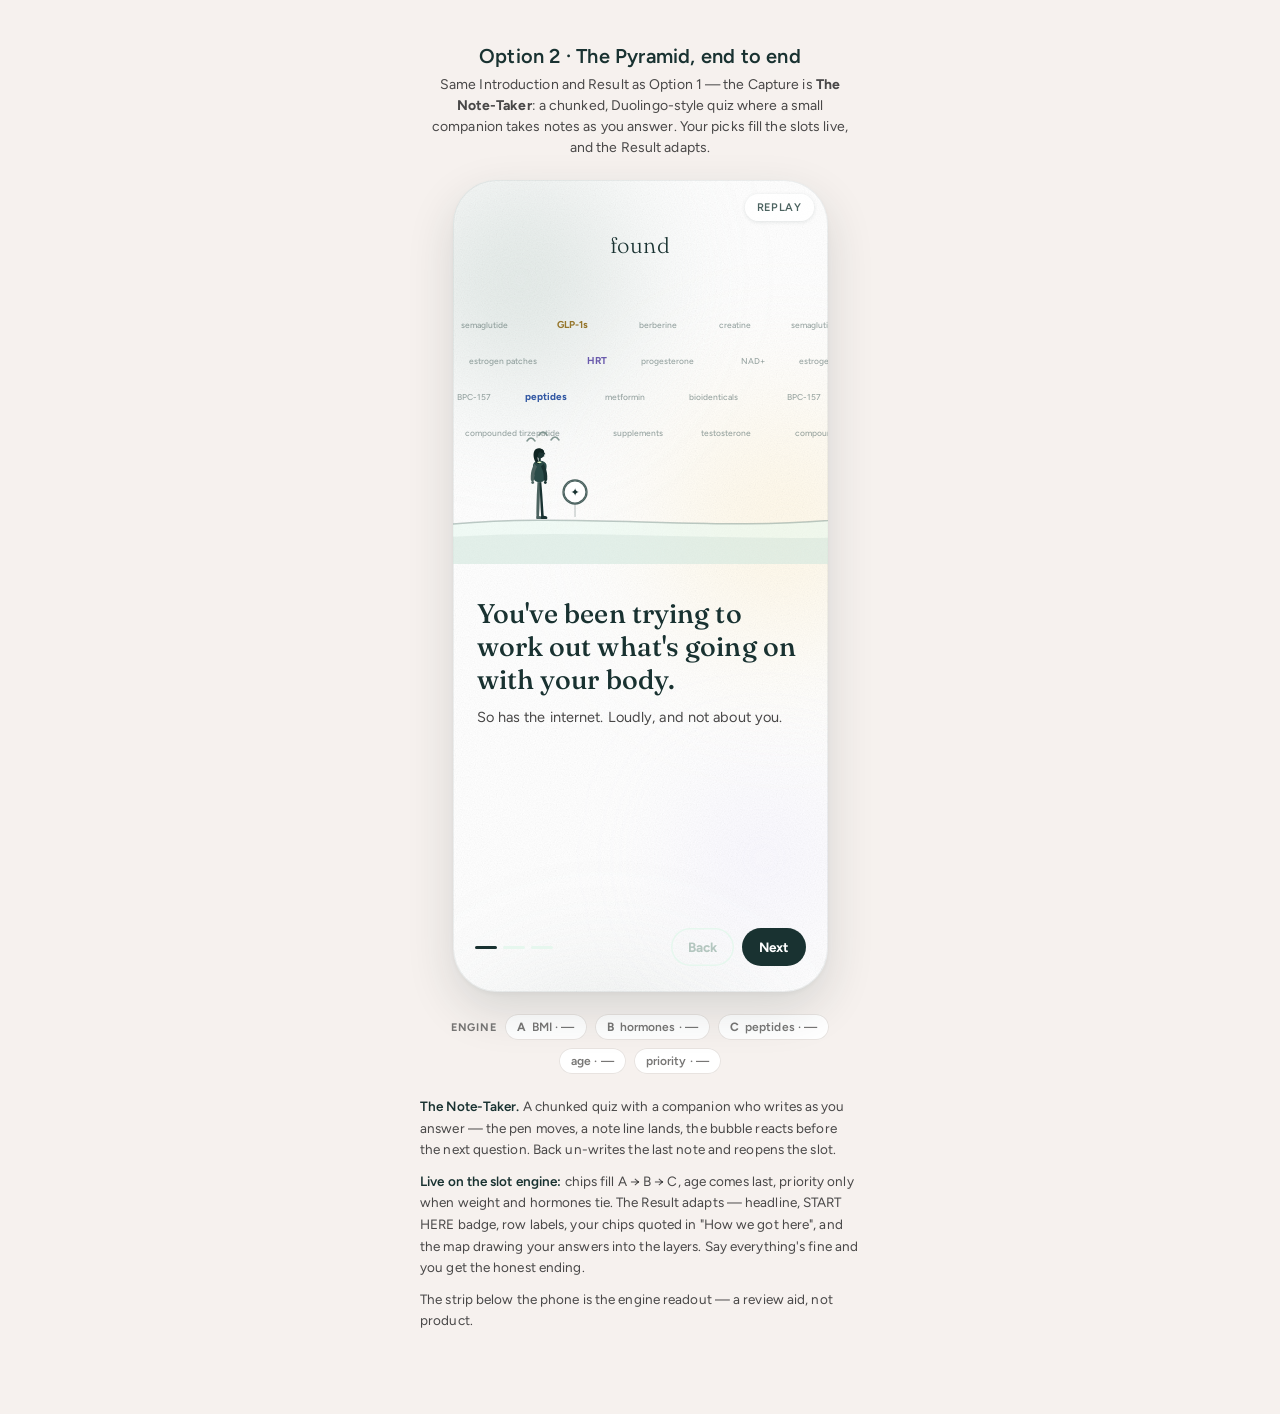
<file: Drafts/Pyramid_Option_2.html>
<!DOCTYPE html>
<html lang="en">
<head>
<meta charset="utf-8">
<meta name="viewport" content="width=device-width,initial-scale=1">
<title>The Pyramid · Option 2 — end to end</title>
<link rel="preconnect" href="https://fonts.googleapis.com">
<link rel="preconnect" href="https://fonts.gstatic.com" crossorigin>
<link href="https://fonts.googleapis.com/css2?family=Figtree:wght@300;500;600;700&family=Fraunces:opsz,wght@9..144,300;9..144,400;9..144,500;9..144,600&display=swap" rel="stylesheet">
<link href="https://fonts.googleapis.com/css2?family=Material+Symbols+Rounded:opsz,wght,FILL,GRAD@24,300,0,0&display=block" rel="stylesheet">
<style>
:root{
  --white:#FFFFFF;
  --gray-25:#F6F1EE; --gray-50:#E8E3E0; --gray-200:#C2BEBC; --gray-300:#777675;
  --gray-400:#484747; --gray-500:#0F0F0F;
  --sage-25:#FAFDFC; --sage-50:#F0FAF5; --sage-100:#E6F7EE;
  --sage-200:#B3C6BF; --sage-300:#809590; --sage-400:#4C6360; --sage-500:#193231;
  --avocado-100:#EDFFCE;
  /* layer colors — data/illustration per the token sheet, not chrome */
  --amber-100:#FFEEC4; --amber-300:#FFC542; --amber-400:#916F21;
  --lavender-100:#E1DAFF; --lavender-300:#9880FF; --lavender-400:#6252A8;
  --sky-100:#D6E4FA; --sky-200:#9AB7F1; --sky-300:#4B79E3; --sky-400:#264E9E;
  --text-secondary:var(--gray-400);
  --serif:'Fraunces', Georgia, serif;      /* stands in for Quincy CF */
  --sans:'Figtree', system-ui, sans-serif; /* stands in for Greycliff CF */
  --sp-2xs:8px; --sp-xs:12px; --sp-sm:16px; --sp-md:20px; --sp-lg:24px;
  --r-full:999px;
}
*{box-sizing:border-box}
body{margin:0;background:var(--gray-25);font-family:var(--sans);
  display:flex;flex-direction:column;align-items:center;gap:22px;padding:44px 20px 72px;
  -webkit-font-smoothing:antialiased}
.msr{font-family:'Material Symbols Rounded';font-weight:normal;font-style:normal;line-height:1;
  letter-spacing:normal;text-transform:none;display:inline-block;white-space:nowrap;direction:ltr;
  font-variation-settings:'FILL' 0,'wght' 300,'GRAD' 0,'opsz' 24}

.masthead{max-width:440px;text-align:center}
.masthead h1{font-size:20px;font-weight:600;letter-spacing:.2px;color:var(--sage-500);margin:0 0 6px}
.masthead p{font-size:14px;line-height:1.5;letter-spacing:.1px;color:var(--text-secondary);margin:0}

/* ===================== device ===================== */
.device{width:375px;height:812px;position:relative;overflow:hidden;border-radius:44px;
  background:var(--white);
  box-shadow:0 2px 4px rgba(25,50,49,.04),0 18px 48px rgba(25,50,49,.14),
             inset 0 0 0 1px rgba(25,50,49,.07)}

.amb{position:absolute;inset:0;overflow:hidden;z-index:0;
  transition:opacity 1s ease,transform 1.2s cubic-bezier(.2,.7,.2,1)}
.amb i{position:absolute;display:block;border-radius:50%;filter:blur(58px)}
.amb i:nth-child(1){width:88%;aspect-ratio:1;left:-26%;top:-8%;
  background:radial-gradient(circle,rgba(179,198,191,.6),transparent 68%);animation:d1 28s ease-in-out infinite alternate}
.amb i:nth-child(2){width:98%;aspect-ratio:1;right:-38%;top:20%;
  background:radial-gradient(circle,rgba(255,238,196,.6),transparent 66%);animation:d2 34s ease-in-out infinite alternate}
.amb i:nth-child(3){width:126%;aspect-ratio:1;left:-22%;bottom:-48%;
  background:radial-gradient(circle,rgba(128,149,144,.32),transparent 62%);animation:d3 40s ease-in-out infinite alternate}
.amb i:nth-child(4){width:54%;aspect-ratio:1;right:-10%;bottom:4%;
  background:radial-gradient(circle,rgba(225,218,255,.5),transparent 64%);animation:d1 32s ease-in-out infinite alternate-reverse}
@keyframes d1{to{transform:translate(18px,30px) scale(1.1)}}
@keyframes d2{to{transform:translate(-26px,-20px) scale(1.08)}}
@keyframes d3{to{transform:translate(22px,-16px) scale(1.06)}}
.device.typing .amb{opacity:.24;transform:scale(1.06)}
.device.speaking .amb{opacity:.3}
.device.processing .amb{opacity:0}

/* ---- the listening shape ---- */
.mass{position:absolute;inset:0;z-index:1;pointer-events:none;--amp:0;
  opacity:0;transform:scale(calc(.93 + var(--amp) * .09));
  transition:opacity .9s ease,transform .16s ease-out}
.device.speaking .mass{opacity:1}
.mass i{position:absolute;left:50%;top:50%;display:block;border-radius:var(--r-full);
  transform:translate(-50%,-50%)}
.mass i:nth-child(1){width:126%;height:106%;background:var(--sage-300);opacity:.36;filter:blur(40px);
  animation:pulse 6.4s ease-in-out infinite}
.mass i:nth-child(2){width:100%;height:88%;background:var(--sage-200);opacity:.6;filter:blur(34px);
  animation:pulse 5.1s ease-in-out infinite reverse}
.mass i:nth-child(3){width:72%;height:64%;background:var(--sage-50);opacity:.96;filter:blur(28px);
  animation:pulse 4.1s ease-in-out infinite}
@keyframes pulse{0%,100%{transform:translate(-50%,-50%) scale(.95)}50%{transform:translate(-50%,-50%) scale(1.045)}}

/* ---- the processing breath: same family as the listening shape, slower ---- */
.breath{position:absolute;inset:0;z-index:1;pointer-events:none;opacity:0;transition:opacity 1.1s ease}
.device.processing .breath{opacity:1}
.breath i{position:absolute;left:50%;top:58%;display:block;border-radius:var(--r-full);
  transform:translate(-50%,-50%)}
.breath i:nth-child(1){width:150%;height:120%;background:var(--sage-200);opacity:.32;filter:blur(46px);
  animation:bpulse 7.5s ease-in-out infinite}
.breath i:nth-child(2){width:110%;height:92%;background:var(--amber-100);opacity:.5;filter:blur(38px);
  animation:bpulse 6s ease-in-out infinite reverse}
.breath i:nth-child(3){width:76%;height:64%;background:var(--sage-50);opacity:.95;filter:blur(30px);
  animation:bpulse 4.8s ease-in-out infinite}
@keyframes bpulse{0%,100%{transform:translate(-50%,-50%) scale(.94)}50%{transform:translate(-50%,-50%) scale(1.05)}}

.grain{position:absolute;inset:0;z-index:2;pointer-events:none;opacity:.4;
  background-image:url("data:image/svg+xml,%3Csvg xmlns='http://www.w3.org/2000/svg' width='140' height='140'%3E%3Cfilter id='n'%3E%3CfeTurbulence type='fractalNoise' baseFrequency='.85' numOctaves='3'/%3E%3CfeColorMatrix type='saturate' values='0'/%3E%3C/filter%3E%3Crect width='140' height='140' filter='url(%23n)' opacity='.36'/%3E%3C/svg%3E")}

.inner{position:relative;z-index:3;display:flex;flex-direction:column;height:100%;
  padding:56px var(--sp-md) 30px;transition:opacity .6s ease}
.device.processing .inner{opacity:0;pointer-events:none}

.hdr{flex:0 0 auto;display:flex;justify-content:center;transition:opacity .6s ease}
.wordmark{font-family:var(--serif);font-weight:300;font-size:26px;letter-spacing:.4px;
  color:var(--sage-500);line-height:1;margin:0}
.device.speaking .hdr{opacity:0}

.mid{flex:1 1 auto;display:flex;flex-direction:column;justify-content:center;padding:8px 0;
  transition:opacity .3s ease}
.mid.off{opacity:0}
.react{font-size:26px;font-weight:700;line-height:1.32;letter-spacing:.2px;color:var(--sage-500);
  margin:0;max-width:17ch;opacity:0;transform:translateY(9px);
  transition:opacity .5s ease,transform .5s cubic-bezier(.2,.7,.2,1)}
.react.in{opacity:1;transform:none}
.react::before{content:'';display:block;width:22px;height:2px;border-radius:2px;
  background:var(--amber-300);margin-bottom:12px;transition:opacity .4s ease}
.react.mute{display:none}
.q{font-size:28px;font-weight:700;line-height:1.3;letter-spacing:.2px;color:var(--sage-500);
  margin:0;max-width:15ch;opacity:0;transform:translateY(9px);
  transition:opacity .5s ease,transform .5s cubic-bezier(.2,.7,.2,1),
             font-size .55s cubic-bezier(.2,.7,.2,1),color .55s ease,max-width .55s ease}
.q.in{opacity:1;transform:none}
.sub{font-size:14px;line-height:1.5;letter-spacing:.1px;color:var(--sage-400);margin:10px 0 0;
  opacity:0;transform:translateY(8px);
  transition:opacity .5s ease,transform .5s cubic-bezier(.2,.7,.2,1)}
.sub.in{opacity:1;transform:none}
.sub.mute{display:none}

.device.answering .mid{flex-grow:0}
.device.answering .q{font-size:15px;font-weight:500;color:var(--sage-400);max-width:32ch}
.device.answering .react,.device.answering .sub{display:none}
.device.speaking .mid{margin-top:6px}
.device.speaking .q{font-size:17px;font-weight:600;color:var(--sage-500);max-width:26ch}

.why{width:34px;height:34px;border-radius:var(--r-full);border:0;cursor:pointer;
  display:flex;align-items:center;justify-content:center;background:rgba(255,255,255,.74);
  box-shadow:inset 0 0 0 1px rgba(25,50,49,.12);color:var(--sage-500);margin-top:20px;
  opacity:0;transform:translateY(6px);
  transition:background .2s,box-shadow .2s,opacity .45s ease,transform .45s cubic-bezier(.2,.7,.2,1)}
.why.vis{opacity:1;transform:none}
.why .msr{font-size:18px;color:var(--amber-400)}
.why:hover{background:#fff;box-shadow:inset 0 0 0 1px rgba(25,50,49,.28)}
.whytext{font-size:13px;line-height:1.5;letter-spacing:.1px;color:var(--text-secondary);
  margin:12px 0 0;max-width:32ch;max-height:0;overflow:hidden;opacity:0;
  transition:max-height .4s ease,opacity .3s ease}
.whytext.open{max-height:110px;opacity:1}

.slot{flex:0 0 auto}
.said{font-size:26px;font-weight:500;line-height:1.34;letter-spacing:.1px;color:var(--sage-500);
  margin:18px 0 0;min-height:36px}

.caret{display:inline-block;width:2px;height:24px;background:var(--sage-500);vertical-align:-4px;
  margin-left:2px;animation:blink 1.05s steps(1) infinite}
@keyframes blink{0%,50%{opacity:1}51%,100%{opacity:0}}

.ways{display:flex;justify-content:center;gap:46px;flex:0 0 auto;padding-top:var(--sp-lg);
  transition:opacity .35s ease}
.ways.gone{opacity:0;pointer-events:none;height:0;padding:0;overflow:hidden}
.way{background:none;border:0;padding:0;cursor:pointer;font-family:var(--sans);text-align:center}
.way .ring{display:flex;align-items:center;justify-content:center;width:62px;height:62px;
  border-radius:50%;background:rgba(255,255,255,.78);color:var(--sage-500);
  box-shadow:inset 0 0 0 1.5px rgba(25,50,49,.14),0 2px 10px rgba(25,50,49,.06);
  margin:0 auto var(--sp-2xs);
  transition:transform .22s cubic-bezier(.2,.7,.2,1),box-shadow .22s,background .22s}
.way .ring .msr{font-size:26px}
.way:hover .ring{transform:translateY(-3px);background:#fff;
  box-shadow:inset 0 0 0 1.5px rgba(25,50,49,.32),0 6px 16px rgba(25,50,49,.1)}
.way .lbl{font-size:13px;font-weight:600;letter-spacing:.1px;color:var(--sage-400)}

.btn{width:100%;height:48px;border:0;border-radius:var(--r-full);background:var(--sage-500);
  color:var(--white);font-family:var(--sans);font-size:16px;font-weight:700;letter-spacing:.1px;
  cursor:pointer;margin-top:var(--sp-lg);opacity:0;transform:translateY(8px);
  transition:opacity .4s ease,transform .4s cubic-bezier(.2,.7,.2,1)}
.btn.in{opacity:1;transform:none}
.btn:hover{background:var(--sage-400)}

/* ---- speak mode chrome ---- */
.skui{position:absolute;inset:0;z-index:4;opacity:0;pointer-events:none;transition:opacity .5s ease}
.device.speaking .skui{opacity:1;pointer-events:auto}
.sk-x{position:absolute;left:var(--sp-md);top:52px;width:38px;height:38px;border:0;cursor:pointer;
  border-radius:var(--r-full);display:flex;align-items:center;justify-content:center;
  background:rgba(255,255,255,.6);color:var(--sage-500);box-shadow:inset 0 0 0 1px rgba(25,50,49,.1)}
.sk-x .msr{font-size:20px}
.sk-x:hover{background:rgba(255,255,255,.92)}
.live{position:absolute;left:var(--sp-md);right:var(--sp-md);bottom:172px;margin:0;
  font-size:13px;line-height:1.5;letter-spacing:.1px;font-weight:500;text-align:center;
  color:var(--sage-400);opacity:.78;max-height:60px;overflow:hidden;
  -webkit-mask-image:linear-gradient(180deg,transparent 0%,#000 52%);
  mask-image:linear-gradient(180deg,transparent 0%,#000 52%)}
.sk-controls{position:absolute;left:0;right:0;bottom:44px;display:flex;align-items:flex-end;
  justify-content:center;gap:34px}
.sk-btn{background:none;border:0;padding:0;cursor:pointer;font-family:var(--sans);text-align:center}
.sk-btn .lbl{display:block;font-size:12.5px;font-weight:600;letter-spacing:.1px;
  color:var(--sage-400);margin-top:9px}
.sk-done .ring{display:flex;align-items:center;justify-content:center;width:74px;height:74px;
  border-radius:50%;background:var(--sage-500);color:#fff;margin:0 auto;
  box-shadow:0 6px 20px rgba(25,50,49,.24);transition:transform .2s cubic-bezier(.2,.7,.2,1),background .2s}
.sk-done .ring .msr{font-size:32px}
.sk-done:hover .ring{transform:translateY(-3px);background:var(--sage-400)}
.sk-done .lbl{color:var(--sage-500);font-weight:700}
.sk-alt .ring{display:flex;align-items:center;justify-content:center;width:48px;height:48px;
  border-radius:50%;background:rgba(255,255,255,.66);color:var(--sage-500);margin:0 auto 13px;
  box-shadow:inset 0 0 0 1px rgba(25,50,49,.1);transition:background .2s,transform .2s}
.sk-alt .ring .msr{font-size:22px}
.sk-alt:hover .ring{background:rgba(255,255,255,.95);transform:translateY(-2px)}

/* ---- the processing / transition moment ---- */
.proc{position:absolute;inset:0;z-index:5;display:flex;flex-direction:column;align-items:center;
  justify-content:center;text-align:center;padding:0 40px;opacity:0;pointer-events:none;
  transition:opacity .8s ease}
.device.processing .proc{opacity:1;pointer-events:auto}
.t-lines{position:relative;width:100%;height:66px;transform:translateY(-96px)}
.t-line{position:absolute;left:0;right:0;top:0;margin:0;font-size:21px;line-height:1.4;
  font-weight:700;letter-spacing:.2px;color:var(--sage-500);opacity:0;transform:translateY(8px);
  transition:opacity .55s ease,transform .55s cubic-bezier(.2,.7,.2,1)}
.t-line.on{opacity:1;transform:none}
/* something forming: her signals, in the three layer colors, gathering
   toward a warm centre. */
.form{position:absolute;inset:0;pointer-events:none}
.form .core{position:absolute;left:50%;top:58%;width:150px;height:150px;border-radius:50%;
  transform:translate(-50%,-50%);
  background:radial-gradient(circle,rgba(255,250,231,.95),rgba(255,238,196,.4) 45%,rgba(230,247,238,0) 72%);
  animation:corep 3.4s ease-in-out infinite}
@keyframes corep{0%,100%{transform:translate(-50%,-50%) scale(.9);opacity:.8}
  50%{transform:translate(-50%,-50%) scale(1.06);opacity:1}}
.form i{position:absolute;left:50%;top:58%;width:7px;height:7px;border-radius:50%;
  opacity:0;animation:gather var(--t) ease-in infinite;animation-delay:var(--dl)}
.form i.fa{background:var(--amber-300)}
.form i.fl{background:var(--lavender-300)}
.form i.fs{background:var(--sky-300)}
@keyframes gather{
  0%{transform:translate(var(--x),var(--y)) scale(1);opacity:0}
  14%{opacity:.9}
  82%{opacity:.6}
  100%{transform:translate(0,0) scale(.35);opacity:0}}


/* ---- the scene ---- */
.scene{position:relative;flex:0 0 auto}
svg.stage{width:100%;display:block}
#camera{transition:transform 1.2s cubic-bezier(.4,.1,.35,.95)}
.terrain{fill:none;stroke:var(--sage-300);stroke-width:1.4;opacity:.5}
.hill{fill:var(--sage-200);opacity:.22}
.hill2{fill:var(--sage-100);opacity:.55}
.noiseword{font-family:var(--sans);font-size:8.5px;fill:var(--sage-400);opacity:.55;font-weight:500}
.noiseword.hot{font-size:10px;opacity:.95;font-weight:700;fill:var(--sage-500)}
.cwa{fill:var(--amber-400) !important}.cwl{fill:var(--lavender-400) !important}.cws{fill:var(--sky-400) !important}
.nrow{animation-name:nroll;animation-timing-function:linear;animation-iteration-count:infinite}
@keyframes nroll{from{transform:translateX(0)}to{transform:translateX(-330px)}}
.nrow1{animation-duration:33s}.nrow2{animation-duration:25s}.nrow3{animation-duration:39s}.nrow4{animation-duration:47s}
/* Beat 2: the beat-1 noise flows INTO the box. Each word drifts along its own
   vector toward one of the three intake curves, shrinking and fading as the
   box absorbs it — sorted into the single clear line on the far side. */
.flow text{font-family:var(--sans);font-size:8.5px;font-weight:500;fill:var(--sage-400);opacity:0;
  animation:wflow var(--dur) linear infinite;animation-delay:var(--del)}
.flow text.hot{font-size:9.5px;font-weight:700;fill:var(--sage-500)}
@keyframes wflow{
  0%{transform:translate(0,0) scale(1);opacity:0}
  6%{opacity:.85}
  86%{opacity:.75}
  100%{transform:translate(var(--dx),var(--dy)) scale(.62);opacity:0}
}
.fline{stroke:var(--sage-300);stroke-width:1.3;fill:none;opacity:.6}
.fline.lead{stroke:var(--sage-500);stroke-width:1.8;opacity:.9}
.fdot{fill:var(--sage-500)}
.fcap{font-family:var(--sans);font-size:9px;font-weight:600;letter-spacing:.08em;fill:var(--sage-400)}
.fsil{fill:var(--sage-100);opacity:.55}
.frim{fill:none;stroke:var(--sage-300);stroke-width:1.4;opacity:.7}
.fmouth{fill:var(--sage-50);stroke:var(--sage-300);stroke-width:1.4;opacity:.9}
.fmouthin{fill:var(--sage-100);stroke:none;opacity:.75}
.fguide{fill:none;stroke:var(--sage-300);stroke-width:.9;opacity:.3}
.fneck{fill:var(--sage-200);stroke:var(--sage-400);stroke-width:1;opacity:.9}
.fshadow{fill:var(--sage-500);opacity:.035}
#startpt .halo{fill:var(--amber-100);opacity:.75}
.ahead{fill:none;stroke:var(--sage-300);stroke-width:1.4;stroke-dasharray:2 6;
  stroke-linecap:round;opacity:0;transition:opacity .5s ease 1.05s}
#exitline{fill:none;stroke:var(--sage-500);stroke-width:2.2;
  stroke-dasharray:260;stroke-dashoffset:260;
  transition:stroke-dashoffset .7s cubic-bezier(.36,.72,.28,1) .1s}
#exitline.on{stroke-dashoffset:0}
#exitline.on ~ .ahead{opacity:.6}
.ribbon{fill:var(--sage-100);opacity:.6}
.tuft path{fill:none;stroke:var(--sage-300);stroke-width:1.2;stroke-linecap:round;opacity:.65}
#startpt{opacity:0;transition:opacity .5s ease .75s}
#startpt.on{opacity:1}
#startpt .pt{fill:var(--sage-500)}
#startpt .ring{fill:none;stroke:var(--amber-300);stroke-width:1.6;animation:hsring 2.8s ease-out infinite}
#walker{transition:transform 1.2s cubic-bezier(.4,.1,.35,.95)}
#walker .near{fill:var(--sage-500)}
#walker .top{fill:#2A4B48}
#walker .far{fill:var(--sage-400)}
#walker .hairfill{fill:#0F2422}
#walker .accent{fill:var(--avocado-100)}
/* the walking illusion: limbs rotate continuously on their pivots — no
   frame swapping, nothing blinks. Idle states get their own subtle motion. */
/* pivots measured on each limb's own box (fill-box): absolute px would be
   read against the root viewport once the pose sits inside the scale group */
#walker .wb,#walker .limb,#walker .parm{transform-box:fill-box}
#walker .wb{transform-origin:50% 100%}
#walker .lF,#walker .lN{transform-origin:50% 2%}
#walker .aF,#walker .aN{transform-origin:50% 4%}
#walker.walking .lF{animation:swingA .85s ease-in-out infinite}
#walker.walking .lN{animation:swingB .85s ease-in-out infinite}
#walker.walking .aF{animation:armB .85s ease-in-out infinite}
#walker.walking .aN{animation:armA .85s ease-in-out infinite}
#walker.walking .wb{animation:wbob .425s ease-in-out infinite}
@keyframes swingA{0%,100%{transform:rotate(21deg)}50%{transform:rotate(-21deg)}}
@keyframes swingB{0%,100%{transform:rotate(-21deg)}50%{transform:rotate(21deg)}}
@keyframes armA{0%,100%{transform:rotate(12deg)}50%{transform:rotate(-12deg)}}
@keyframes armB{0%,100%{transform:rotate(-12deg)}50%{transform:rotate(12deg)}}
@keyframes wbob{0%,100%{transform:translateY(0)}50%{transform:translateY(-1.7px)}}
/* beat 1: standing, a little unsettled */
#walker.swaying .wb{animation:sway 3.6s ease-in-out infinite}
@keyframes sway{0%,100%{transform:rotate(-1.1deg)}50%{transform:rotate(1.1deg)}}
/* beat 2: still, breathing while she's heard */
#walker.breathing .wb{animation:breathe 3.8s ease-in-out infinite}
@keyframes breathe{0%,100%{transform:scale(1)}50%{transform:scale(1.014)}}
/* beat 3: the pointing hand lifts, gently */
#walker.pointing .parm{transform-origin:11% 68%;animation:pointp 2.8s ease-in-out infinite}
@keyframes pointp{0%,100%{transform:rotate(0deg)}50%{transform:rotate(-4.5deg)}}

/* expression marks live above her head */
#mood .sq{fill:none;stroke:var(--sage-300);stroke-width:1.5;stroke-linecap:round;
  animation:sqf 2.4s ease-in-out infinite}
#mood .sq:nth-child(2){animation-delay:-.8s}
#mood .sq:nth-child(3){animation-delay:-1.6s}
@keyframes sqf{0%,100%{opacity:.35;transform:translateY(0)}50%{opacity:.85;transform:translateY(-2.5px)}}
#mood .spark{fill:var(--amber-300);animation:sparkp 2.2s ease-in-out infinite}
@keyframes sparkp{0%,100%{opacity:.5;transform:scale(.9)}50%{opacity:1;transform:scale(1.15)}}

/* waypoint ✦ — beat 1 only */
#hotspot{cursor:pointer}
#hotspot .hs-bg{fill:rgba(255,255,255,.95);stroke:var(--sage-400);stroke-width:1.2}
#hotspot .hs-ico{font-family:var(--sans);font-size:11px;font-weight:700;fill:var(--sage-500);text-anchor:middle}
#hotspot .hs-ring{fill:none;stroke:var(--sage-400);stroke-width:1.3;animation:hsring 2.8s ease-out infinite}
@keyframes hsring{0%{opacity:.5;r:12}70%{opacity:0;r:21}100%{opacity:0;r:21}}
#hotspot .hs-stem{stroke:var(--sage-400);stroke-width:1;opacity:.4}

.ipop{position:absolute;left:16px;right:16px;bottom:96px;z-index:40;background:#fff;
  border-radius:var(--r-lg);box-shadow:0 10px 34px rgba(25,50,49,.16),inset 0 0 0 1px var(--gray-50);
  padding:16px;opacity:0;transform:translateY(12px) scale(.98);pointer-events:none;
  transition:opacity .3s ease,transform .34s cubic-bezier(.2,.7,.2,1)}
.ipop.open{opacity:1;transform:none;pointer-events:auto}
.ipop h5{font-size:10.5px;letter-spacing:.09em;text-transform:uppercase;color:var(--sage-400);
  font-weight:700;margin:0 0 8px;padding-right:20px}
.ipop .fig{font-family:var(--serif);font-size:32px;font-weight:300;color:var(--sage-500);line-height:1;margin:0 0 6px}
.ipop p{font-size:12.5px;line-height:1.55;color:var(--gray-400);margin:0 0 9px}
.ipop p b{color:var(--sage-500);font-weight:600}
.ipop .src{font-size:9.5px;line-height:1.4;color:var(--gray-300);margin:0}
.ipop .x{position:absolute;top:9px;right:11px;border:0;background:none;font-family:inherit;
  font-size:16px;color:var(--gray-300);cursor:pointer;padding:2px 4px}

/* ---- copy + nav ---- */
.copy{padding:34px 24px 0;flex:1 1 auto}
.copy .t{font-family:var(--serif);font-weight:500;font-size:27px;line-height:1.22;letter-spacing:.1px;
  color:var(--sage-500);margin:0 0 9px;opacity:0;transform:translateY(9px);
  transition:opacity .45s ease .08s,transform .45s cubic-bezier(.2,.7,.2,1) .08s}
.copy .s{font-size:14.5px;line-height:1.55;letter-spacing:.1px;color:var(--gray-400);margin:0;
  opacity:0;transform:translateY(9px);
  transition:opacity .45s ease .18s,transform .45s cubic-bezier(.2,.7,.2,1) .18s}
.copy.in .t,.copy.in .s{opacity:1;transform:none}
.navbar{display:flex;align-items:center;justify-content:space-between;padding:0 22px;flex:0 0 auto}
.dots{display:flex;gap:6px}
.dots i{width:22px;height:3px;border-radius:2px;background:var(--sage-100);display:block;transition:background .35s}
.dots i.on{background:var(--sage-500)}
.nav{display:flex;gap:8px}
.nav button{border:0;background:transparent;box-shadow:inset 0 0 0 1.5px var(--sage-200);
  border-radius:var(--r-full);padding:11px 17px;font-family:inherit;font-size:13.5px;
  font-weight:700;letter-spacing:.1px;color:var(--sage-500);cursor:pointer;transition:box-shadow .2s}
.nav button:hover{box-shadow:inset 0 0 0 1.5px var(--sage-400)}
.nav button:disabled{color:var(--sage-200);box-shadow:inset 0 0 0 1.5px var(--sage-100);cursor:default}
.nav button.go{background:var(--sage-500);color:#fff;box-shadow:none}
.nav button.go:hover{background:var(--sage-400)}



.iinner{position:relative;z-index:2;display:flex;flex-direction:column;height:100%;padding:54px 0 26px}
.ihdr{flex:0 0 auto;text-align:center;margin-bottom:8px}

/* The breath from Capture, settling as the answer arrives. */
.rbreath{position:absolute;inset:0;z-index:0;pointer-events:none;opacity:1;
  transition:opacity 2.2s ease .5s}
.device.settled .rbreath{opacity:0}
.rbreath i{position:absolute;left:50%;top:34%;display:block;border-radius:var(--r-full);
  transform:translate(-50%,-50%)}
.rbreath i:nth-child(1){width:150%;height:100%;background:var(--sage-200);opacity:.3;filter:blur(46px)}
.rbreath i:nth-child(2){width:104%;height:72%;background:var(--sage-100);opacity:.6;filter:blur(38px)}
.grain{position:absolute;inset:0;z-index:1;pointer-events:none;opacity:.35;
  background-image:url("data:image/svg+xml,%3Csvg xmlns='http://www.w3.org/2000/svg' width='140' height='140'%3E%3Cfilter id='n'%3E%3CfeTurbulence type='fractalNoise' baseFrequency='.85' numOctaves='3'/%3E%3CfeColorMatrix type='saturate' values='0'/%3E%3C/filter%3E%3Crect width='140' height='140' filter='url(%23n)' opacity='.36'/%3E%3C/svg%3E")}

.pad{position:relative;z-index:2;padding:54px 20px 10px;flex:0 0 auto;text-align:center}
.wordmark{font-family:var(--serif);font-weight:300;font-size:22px;letter-spacing:.4px;
  color:var(--sage-500);margin:0}

.wrap{position:relative;z-index:2;display:flex;flex-direction:column;
  height:calc(100% - 86px)}
.scroller{flex:1 1 auto;overflow-y:auto;padding:6px 20px 18px;scrollbar-width:none}
.scroller::-webkit-scrollbar{width:0}

.rise{opacity:0;transform:translateY(14px);
  transition:opacity .7s ease,transform .7s cubic-bezier(.2,.7,.2,1)}
.rise.in{opacity:1;transform:none}

.eyebrow{font-size:12px;font-weight:600;letter-spacing:1px;text-transform:uppercase;
  color:var(--amber-400);margin:8px 0 8px}
.lead-head{font-family:var(--serif);font-weight:500;font-size:40px;line-height:1.12;
  letter-spacing:.2px;color:var(--sage-500);margin:0 0 10px}
.oneliner{font-size:15px;line-height:1.55;letter-spacing:.1px;color:var(--gray-400);margin:0 0 18px;max-width:32ch}

/* ---- the pyramid, external labels ---- */
.respyr{width:100%;display:block;margin:2px 0 10px}
.respyr .rl{stroke-width:1;opacity:0;transition:opacity .8s ease}
.respyr .rl.rla{fill:var(--amber-300);stroke:none}
.respyr .rl.rll{fill:var(--lavender-100);stroke:#C3B5FF}
.respyr .rl.rls{fill:var(--sky-100);stroke:var(--sky-200)}
.device.settled .respyr .rl{opacity:1}
.respyr .rtick{stroke:var(--sage-200);stroke-width:1}
.respyr .rbadge{font-family:var(--sans);font-size:9px;font-weight:700;letter-spacing:.14em;fill:var(--amber-400)}
.respyr .rn{font-family:var(--sans);font-size:12.5px;font-weight:600;fill:var(--sage-500)}
.respyr .rg{font-family:var(--sans);font-size:10.5px;font-weight:500;fill:var(--gray-300)}
.seq{font-size:13px;line-height:1.55;color:var(--gray-400);margin:0 0 20px}
.seq b{color:var(--sage-500);font-weight:600}

.sec{font-size:12px;font-weight:600;letter-spacing:1px;text-transform:uppercase;
  color:var(--sage-400);margin:0 0 10px}

/* ---- the three rows ---- */
.row{background:rgba(255,255,255,.86);border-radius:var(--r-lg);margin-bottom:10px;
  box-shadow:inset 0 0 0 1px rgba(25,50,49,.09)}
.row.lead{box-shadow:inset 0 0 0 1.5px var(--sage-500)}
.row-hd{display:flex;align-items:center;gap:12px;width:100%;text-align:left;border:0;
  background:none;padding:14px;cursor:pointer;font-family:var(--sans)}
.ord{flex:0 0 auto;width:28px;height:28px;border-radius:50%;display:flex;align-items:center;
  justify-content:center;font-size:13px;font-weight:700;color:var(--sage-400);
  box-shadow:inset 0 0 0 1.5px var(--sage-200)}
.row.lead .ord{background:var(--amber-300);color:var(--sage-500);box-shadow:none}
.row.rl2 .ord{color:var(--lavender-400);box-shadow:inset 0 0 0 1.5px var(--lavender-300)}
.row.rl3 .ord{color:var(--sky-400);box-shadow:inset 0 0 0 1.5px var(--sky-300)}
.row.lead .row-when{color:var(--amber-400)}
.row-t{flex:1 1 auto}
.row-when{font-size:10.5px;font-weight:700;letter-spacing:.8px;text-transform:uppercase;
  color:var(--sage-400);margin:0 0 2px}
.row-n{font-size:15px;font-weight:600;color:var(--sage-500);margin:0}
.row-s{font-size:12.5px;font-weight:500;color:var(--gray-300);margin:2px 0 0}
.car{flex:0 0 auto;color:var(--sage-300);transition:transform .3s ease}
.car .msr{font-size:20px}
.row.open .car{transform:rotate(180deg)}
.row-body{max-height:0;overflow:hidden;transition:max-height .45s ease}
.row.open .row-body{max-height:260px}
.row-inner{padding:0 14px 14px 54px;font-size:13px;line-height:1.55;color:var(--gray-400)}
.row-inner b{color:var(--sage-500);font-weight:600}

.open-note{background:var(--sage-50);border-radius:var(--r-lg);padding:13px 14px;
  font-size:13px;line-height:1.5;color:var(--sage-400);margin:14px 0 20px}
.open-note b{color:var(--sage-500);font-weight:600}

/* ---- how we got here ---- */
.disc{background:rgba(255,255,255,.86);border-radius:var(--r-lg);
  box-shadow:inset 0 0 0 1px rgba(25,50,49,.09);margin-bottom:20px}
.disc-hd{display:flex;align-items:center;justify-content:space-between;width:100%;border:0;
  background:none;padding:14px;cursor:pointer;font-family:var(--sans);font-size:14px;
  font-weight:600;color:var(--sage-500)}
.disc-hd .msr{font-size:20px;color:var(--sage-300);transition:transform .3s ease}
.disc.open .disc-hd .msr{transform:rotate(180deg)}
.disc-body{max-height:0;overflow:hidden;transition:max-height .55s ease}
.disc.open .disc-body{max-height:640px}
.disc-inner{padding:0 14px 16px}
.rf-lbl{font-size:10.5px;font-weight:700;letter-spacing:.8px;text-transform:uppercase;
  color:var(--sage-400);margin:0 0 8px}
.rf-words{font-size:13.5px;line-height:1.6;color:var(--gray-400);margin:0 0 6px}
.rf-words u{text-decoration-color:var(--sage-200);text-decoration-thickness:2px;
  text-underline-offset:3px;color:var(--sage-500);font-weight:500}
.rf-turn{font-size:11px;color:var(--gray-300);margin:0 0 12px}
.sigmap{width:100%;display:block;margin:6px 0 4px}
.sigmap .bar.kbase{fill:var(--amber-300)}
.sigmap .bar.kmid{fill:var(--lavender-100)}
.sigmap .bar.ktop{fill:var(--sky-100)}
.sigmap .bn{font-family:var(--sans);font-size:10.5px;font-weight:600;fill:var(--sage-400)}
.sigmap .bn.on{fill:var(--sage-500)}
.sigmap .sg{font-family:var(--sans);font-size:10.5px;font-weight:500;fill:var(--gray-400)}
.sigmap .lk{fill:none;stroke:var(--sage-200);stroke-width:1.3}
.sigmap .lk.hot{stroke:var(--amber-400);stroke-width:1.6}
.sigmap .lk.steady{stroke:var(--sky-300)}
.why-cap{font-size:12.5px;line-height:1.55;color:var(--gray-400);margin:8px 0 0}
.why-cap b{color:var(--sage-500);font-weight:600}

.next{background:rgba(255,255,255,.7);border-radius:var(--r-lg);padding:14px;font-size:13px;
  line-height:1.55;color:var(--gray-400);box-shadow:inset 0 0 0 1px rgba(25,50,49,.07);margin-bottom:6px}
.next b{color:var(--sage-500);font-weight:600}
.next ol{margin:8px 0 0;padding-left:18px}
.next li{margin-bottom:4px}

.footbar{flex:0 0 auto;padding:12px 20px 26px;position:relative;z-index:3;
  background:linear-gradient(180deg,rgba(255,255,255,0) 0%,rgba(255,255,255,.92) 34%)}
.btn{width:100%;height:48px;border:0;border-radius:var(--r-full);background:var(--sage-500);
  color:#fff;font-family:var(--sans);font-size:16px;font-weight:700;letter-spacing:.1px;cursor:pointer}
.btn:hover{background:var(--sage-400)}
.btn.ghost{background:transparent;color:var(--sage-500);box-shadow:inset 0 0 0 1.5px var(--sage-200);
  margin-top:8px;height:44px;font-size:14px}
.btn.ghost:hover{box-shadow:inset 0 0 0 1.5px var(--sage-400)}



.screen{position:absolute;inset:0;opacity:0;pointer-events:none;transition:opacity .8s ease}
.screen.on{opacity:1;pointer-events:auto}
/* stitch fix: Capture's .btn enters hidden (waits for .in); the Result footbar
   buttons never receive .in, so they must not inherit that hidden start. */
.footbar .btn{opacity:1;transform:none}

.reset{position:absolute;right:14px;top:14px;z-index:9;border:0;cursor:pointer;
  background:rgba(255,255,255,.9);color:var(--sage-400);border-radius:var(--r-full);
  font-family:var(--sans);font-size:11px;font-weight:600;letter-spacing:.6px;text-transform:uppercase;
  padding:7px 12px;box-shadow:0 1px 4px rgba(25,50,49,.12)}

/* ---- engine readout, outside the phone. Review aid, not product. ---- */
.engine{display:flex;gap:8px;align-items:center;flex-wrap:wrap;justify-content:center;max-width:440px}
.engine .tag{display:inline-flex;align-items:center;gap:6px;border-radius:var(--r-full);
  padding:6px 12px;font-size:12px;font-weight:600;letter-spacing:.1px;
  background:#fff;color:var(--gray-300);box-shadow:inset 0 0 0 1px var(--gray-50)}
.engine .tag b{font-weight:700}
.engine .tag.yes{background:var(--sage-50);color:var(--sage-500);box-shadow:inset 0 0 0 1.5px var(--sage-200)}
.engine .tag.no{background:#fff;color:var(--sage-400);box-shadow:inset 0 0 0 1.5px var(--gray-100);
  text-decoration:line-through;text-decoration-thickness:1px}
.engine .lbl{font-size:11px;font-weight:700;letter-spacing:.8px;text-transform:uppercase;color:var(--gray-300)}

.notes{max-width:440px;font-size:13.5px;line-height:1.6;letter-spacing:.1px;color:var(--text-secondary)}
.notes b{color:var(--sage-500);font-weight:600}
.notes p{margin:0 0 10px}

/* ================= OPTION 3 · The Note-Taker ================= */
.ntk{position:relative;z-index:3;display:flex;flex-direction:column;height:100%;
  padding:54px 20px 30px}
.ntk-top{display:flex;align-items:center;gap:14px;flex:0 0 auto;margin-bottom:26px}
.ntk-back{width:38px;height:38px;border:0;cursor:pointer;border-radius:var(--r-full);
  display:flex;align-items:center;justify-content:center;background:rgba(255,255,255,.75);
  color:var(--sage-500);box-shadow:inset 0 0 0 1px rgba(25,50,49,.12);flex:0 0 auto;
  transition:opacity .3s}
.ntk-back .msr{font-size:20px}
.ntk-back:disabled{opacity:.35;cursor:default}
.ntk-bar{flex:1 1 auto;height:8px;border-radius:var(--r-full);background:var(--sage-100);
  overflow:hidden}
.ntk-bar i{display:block;height:100%;border-radius:var(--r-full);background:var(--sage-500);
  width:0;transition:width .8s cubic-bezier(.36,.72,.28,1)}
.ntk-buddy{display:flex;align-items:flex-start;gap:14px;flex:0 0 auto;min-height:150px}
.ntk-fig{width:96px;flex:0 0 auto;margin-top:-8px}
.nf-note{stroke:var(--sage-300);stroke-width:2.4;stroke-linecap:round;
  transform-box:fill-box;transform-origin:0 50%;
  transform:scaleX(0);transition:transform .5s cubic-bezier(.2,.7,.2,1)}
.nf-note.on{transform:scaleX(1)}
.ntk-pen{transform-box:fill-box;transform-origin:85% 85%}
.ntk-pen.write{animation:penw .32s ease-in-out infinite}
@keyframes penw{0%,100%{transform:translate(0,0) rotate(0)}50%{transform:translate(-3px,2px) rotate(-7deg)}}
.ntk-bubble{position:relative;flex:1 1 auto;background:rgba(255,255,255,.94);
  border-radius:var(--r-lg);box-shadow:inset 0 0 0 1.5px rgba(25,50,49,.1);
  padding:14px 16px;font-size:16.5px;font-weight:600;line-height:1.42;letter-spacing:.1px;
  color:var(--sage-500);transition:background .35s,color .35s,box-shadow .35s,opacity .3s}
.ntk-bubble:before{content:'';position:absolute;left:-6px;top:20px;width:11px;height:11px;
  background:inherit;border-left:inherit;transform:rotate(45deg);border-radius:2px;
  box-shadow:inset 1.5px -1.5px 0 rgba(25,50,49,0)}
.ntk-bubble.react{background:var(--sage-500);color:#fff;box-shadow:none;font-weight:500}
.ntk-bubble.dim{opacity:0}
.ntk-opts{flex:1 1 auto;display:flex;flex-direction:column;gap:10px;justify-content:flex-end;
  padding-bottom:16px;transition:opacity .3s}
.ntk-opts.lock{pointer-events:none}
.opt{border:0;cursor:pointer;font-family:var(--sans);text-align:left;font-size:15px;
  font-weight:500;letter-spacing:.1px;line-height:1.35;color:var(--sage-500);
  background:rgba(255,255,255,.9);border-radius:var(--r-xs);padding:13px 15px;
  box-shadow:inset 0 0 0 1px var(--gray-50);
  transition:box-shadow .2s,background .2s,transform .2s,opacity .3s}
.opt:hover{box-shadow:inset 0 0 0 1.5px var(--sage-300);transform:translateY(-1px)}
.opt.picked{background:var(--sage-50);box-shadow:inset 0 0 0 2px var(--sage-500);font-weight:700}
.opt.faded{opacity:.4}
.opt.go{background:var(--sage-500);color:#fff;text-align:center;box-shadow:none}
.opt.go:hover{background:var(--sage-400)}
.ntk-numrow{display:flex;gap:10px;margin-bottom:2px}
.ntk-numrow label{flex:1 1 0;display:flex;flex-direction:column;gap:6px;
  font-family:var(--sans);font-size:10.5px;font-weight:700;letter-spacing:.7px;
  text-transform:uppercase;color:var(--sage-400)}
.ntk-numrow input{font-family:var(--sans);font-size:16px;font-weight:600;letter-spacing:.1px;
  color:var(--sage-500);border:0;border-radius:var(--r-xs);padding:12px 13px;
  background:rgba(255,255,255,.9);box-shadow:inset 0 0 0 1px var(--gray-50)}
.ntk-numrow input:focus{outline:none;box-shadow:inset 0 0 0 1.5px var(--sage-300)}
</style>
</head>
<body>

<div class="masthead">
  <h1>Option 2 · The Pyramid, end to end</h1>
  <p>Same Introduction and Result as Option 1 — the Capture is <b>The Note-Taker</b>: a chunked, Duolingo-style quiz where a small companion takes notes as you answer. Your picks fill the slots live, and the Result adapts.</p>
</div>

<div class="device" id="dev">
  <button class="reset" id="reset">Replay</button>

  <div class="screen" id="scrIntro">
    <div class="amb"><i></i><i></i><i></i><i></i></div>
    <div class="iinner">
      <div class="ihdr"><p class="wordmark">found</p></div>
      <div class="scene">
      <svg class="stage" viewBox="0 0 375 300" aria-label="A path from many options, through Found, to one place to start">
        <g id="camera">
          <!-- ground: rolling terrain across three beats -->
          <path class="hill2" d="M-20 262 C 120 246 260 270 400 254 C 560 236 700 266 860 252 C 980 242 1080 258 1140 252 L1140 300 L-20 300 Z"></path>
          <path class="hill" d="M-20 274 C 140 262 300 282 460 270 C 620 258 780 280 940 268 C 1040 262 1100 270 1140 266 L1140 300 L-20 300 Z"></path>
          <path class="terrain" d="M-20 262 C 120 246 260 270 400 254 C 560 236 700 266 860 252 C 980 242 1080 258 1140 252"></path>

          <!-- beat 1 · the options out there, floating free. No structure yet. -->
          <defs><clipPath id="b1clip"><rect x="-10" y="30" width="395" height="170"/></clipPath></defs>
          <g clip-path="url(#b1clip)">
            <g class="nrow nrow1"><text class="noiseword" x="8" y="64">semaglutide</text><text class="noiseword hot cwa" x="104" y="64">GLP-1s</text><text class="noiseword" x="186" y="64">berberine</text><text class="noiseword" x="266" y="64">creatine</text><text class="noiseword" x="338" y="64">semaglutide</text><text class="noiseword hot cwa" x="434" y="64">GLP-1s</text><text class="noiseword" x="516" y="64">berberine</text><text class="noiseword" x="596" y="64">creatine</text></g>
            <g class="nrow nrow2"><text class="noiseword" x="16" y="100">estrogen patches</text><text class="noiseword hot cwl" x="134" y="100">HRT</text><text class="noiseword" x="188" y="100">progesterone</text><text class="noiseword" x="288" y="100">NAD+</text><text class="noiseword" x="346" y="100">estrogen patches</text><text class="noiseword hot cwl" x="464" y="100">HRT</text><text class="noiseword" x="518" y="100">progesterone</text><text class="noiseword" x="618" y="100">NAD+</text></g>
            <g class="nrow nrow3"><text class="noiseword" x="4" y="136">BPC-157</text><text class="noiseword hot cws" x="72" y="136">peptides</text><text class="noiseword" x="152" y="136">metformin</text><text class="noiseword" x="236" y="136">bioidenticals</text><text class="noiseword" x="334" y="136">BPC-157</text><text class="noiseword hot cws" x="402" y="136">peptides</text><text class="noiseword" x="482" y="136">metformin</text><text class="noiseword" x="566" y="136">bioidenticals</text></g>
            <g class="nrow nrow4"><text class="noiseword" x="12" y="172">compounded tirzepatide</text><text class="noiseword" x="160" y="172">supplements</text><text class="noiseword" x="248" y="172">testosterone</text><text class="noiseword" x="342" y="172">compounded tirzepatide</text><text class="noiseword" x="490" y="172">supplements</text><text class="noiseword" x="578" y="172">testosterone</text></g>
          </g>

          <!-- beat 2 · the funnel. The beat-1 words pour into its mouth;
               one sorted line leaves the neck. -->
          <g>
            <ellipse class="fshadow" cx="550" cy="247" rx="72" ry="5"></ellipse>
            <path class="fsil" d="M452 58 C 542 66 602 108 648 132 L 648 148 C 602 172 542 214 452 222 Z"></path>
            <path class="fguide" d="M456 92 C 540 96 596 120 646 136"></path>
            <path class="fguide" d="M456 188 C 540 184 596 160 646 144"></path>
            <ellipse class="fmouth" cx="452" cy="140" rx="12" ry="82"></ellipse>
            <ellipse class="fmouthin" cx="452" cy="140" rx="7" ry="72"></ellipse>
            <ellipse class="fneck" cx="648" cy="140" rx="3.4" ry="9"></ellipse>
            <path class="frim" d="M452 58 C 542 66 602 108 648 132"></path>
            <path class="frim" d="M452 222 C 542 214 602 172 648 148"></path>
            <g class="flow">
              <text x="366" y="70"  class="hot cwa" style="--dx:274px;--dy:70px;--dur:5.2s;--del:0s">GLP-1s</text>
              <text x="382" y="206" style="--dx:258px;--dy:-66px;--dur:6.1s;--del:-1.4s">berberine</text>
              <text x="358" y="112" style="--dx:282px;--dy:28px;--dur:5.7s;--del:-2.6s">estrogen patches</text>
              <text x="390" y="226" class="hot cwl" style="--dx:250px;--dy:-86px;--dur:5.4s;--del:-3.5s">HRT</text>
              <text x="372" y="146" style="--dx:268px;--dy:-6px;--dur:6.4s;--del:-4.7s">NAD+</text>
              <text x="354" y="52"  class="hot cws" style="--dx:286px;--dy:88px;--dur:6s;--del:-2s">peptides</text>
              <text x="386" y="92" style="--dx:254px;--dy:48px;--dur:5s;--del:-.8s">supplements</text>
              <text x="368" y="178" style="--dx:272px;--dy:-38px;--dur:6.7s;--del:-5.6s">creatine</text>
            </g>
            <path class="fline lead" d="M652 140 L 745 140"></path>
            <circle class="fdot" cx="652" cy="140" r="3.8"></circle>
          </g>

          <!-- beat 3 · the funnel's exit: the one clear line ends at her starting point.
               No pyramid — that belongs to the Result. -->
          <g>
            <ellipse class="hill" cx="962" cy="250" rx="72" ry="13"></ellipse>
            <path class="ribbon" d="M905 249 C 950 243 1010 238 1112 229 L 1112 238 C 1012 246 952 251 907 256 Z"></path>
            <path id="exitline" d="M745 140 C 820 140 880 190 952 240"></path>
            <g id="startpt" transform="translate(958,244)">
              <circle class="halo" r="20"></circle>
              <circle class="ring" r="12"></circle>
              <circle class="pt" r="5.2"></circle>
            </g>
            <path class="ahead" d="M986 242 C 1028 238 1066 234 1106 228"></path>
            <g class="tuft" transform="translate(913,252)"><path d="M0 0 C -1 -4 -2.5 -6.5 -4 -8"/><path d="M0 0 C 0 -5 .5 -7.5 1.5 -10"/><path d="M0 0 C 1.5 -4 3 -6 5 -7.5"/></g>
            <g class="tuft" transform="translate(1015,242)"><path d="M0 0 C -1 -3.5 -2 -5.5 -3.5 -7"/><path d="M0 0 C .5 -4.5 1 -6.5 2 -8.5"/></g>
            <g class="tuft" transform="translate(1078,236)"><path d="M0 0 C -1 -3 -2 -5 -3 -6"/><path d="M0 0 C .5 -4 1 -6 2 -7.5"/><path d="M0 0 C 2 -3 3.5 -4.5 5 -5.5"/></g>
          </g>

          <!-- the waypoint ✦ — beat 1 only -->
          <g id="hotspot" transform="translate(122,228)">
            <line class="hs-stem" x1="0" y1="11" x2="0" y2="25"></line>
            <circle class="hs-ring" r="12"></circle>
            <circle class="hs-bg" r="11"></circle>
            <text class="hs-ico" y="4">✦</text>
          </g>

          <!-- the walker: pose swaps per beat, path geometry from step 6 scaled 0.22 -->
          <g id="walker" transform="translate(86,196)">
            <g id="wbody"></g>
            <g id="mood"></g>
          </g>
        </g>
      </svg>
      </div>
      <div class="copy in" id="copy">
      <p class="t" id="ct">You've been trying to work out what's going on with your body.</p>
      <p class="s" id="cs">So has the internet. Loudly, and not about you.</p>
    </div>

    <div class="ipop" id="pop">
      <button class="x" id="popX">×</button>
      <h5 id="popLbl"></h5>
      <p class="fig" id="popFig"></p>
      <p id="popP"></p>
      <p class="src" id="popSrc"></p>
    </div>

    
      <div class="navbar">
      <div class="dots" id="dots"><i class="on"></i><i></i><i></i></div>
      <div class="nav">
        <button id="prev" disabled>Back</button>
        <button id="next" class="go">Next</button>
      </div>
    </div>
    </div>
  </div>

  <div class="screen" id="scrCapture">
    <div class="amb"><i></i><i></i><i></i><i></i></div>
    <div class="ntk">
      <div class="ntk-top">
        <button class="ntk-back" id="ntkBack" aria-label="Back"><span class="msr">arrow_back</span></button>
        <div class="ntk-bar"><i id="ntkFill"></i></div>
      </div>
      <div class="ntk-buddy">
        <svg class="ntk-fig" viewBox="0 0 96 88" aria-hidden="true">
<path fill="#4C6360" d="M30 52 C 26 58 24.5 65 25 72 C 25.3 75 27.6 77 30.4 76.6 C 33 76.2 34.8 74 34.6 71.2 C 34.4 66 35.4 61 37.6 56.6 Z"/>

<path fill="#2A4B48" d="M44 34 C 53.5 34 60.5 38 63 45.5 C 65.4 52.8 66 62 66 70 L 66 84 L 22 84 L 22 70 C 22 62 22.6 52.8 25 45.5 C 27.5 38 34.5 34 44 34 Z"/>
<path fill="#EDFFCE" d="M38.5 37.5 C 42 35.2 46 35.2 49.5 37.5 C 47.2 41.6 40.8 41.6 38.5 37.5 Z"/>

<path fill="#193231" d="M40.5 26 L 47.5 26 L 47 36 L 41 36 Z"/>
<g transform="rotate(9 44 18)">
  <path fill="#193231" d="M37.5 25.5 C 34.8 21.5 34.2 15.2 36.8 10.8 C 39.2 6.4 44.4 4.4 49.2 5.7 C 53.6 6.8 56.4 10.3 56.9 14.6 L 59 17.6 C 59.5 18.3 59.1 19.2 58.2 19.3 L 56.6 19.5 C 56.5 20.5 56.3 21.4 55.9 22.2 L 56.9 23.1 C 57.4 23.7 57 24.5 56.3 24.6 L 54.6 24.8 C 53.5 26.5 51.9 27.8 49.8 28.5 C 45.6 29.9 40.7 28.5 37.5 25.5 Z"/>
  <path fill="#0F2422" d="M49 5 C 41.8 2.2 34.2 4.3 31.2 10.4 C 28.5 15.8 28.9 24 31.3 31.4 C 32.9 36.4 35.6 40.4 39.3 42.5 C 41.5 43.8 43.9 44 45.7 43 C 42.8 39.8 40.9 35.4 40.1 30.6 C 39.5 26.4 39.8 22.4 41.1 19 C 42 16.4 43.6 14.4 45.5 13.1 C 49.1 16.1 53.6 16.6 56.2 14.2 C 56.8 10.5 54 6.7 49 5 Z"/>
</g>

<g transform="rotate(-7 62 58)">
  <rect fill="#FFFFFF" stroke="#4C6360" stroke-width="2" x="46" y="40" width="34" height="42" rx="4.5"/>
  <rect fill="#FFC542" x="56" y="36.6" width="14" height="5.2" rx="2.6"/>
  <line class="nf-note" data-n="0" x1="52" y1="50" x2="74" y2="50"/>
  <line class="nf-note" data-n="1" x1="52" y1="57" x2="74" y2="57"/>
  <line class="nf-note" data-n="2" x1="52" y1="64" x2="69" y2="64"/>
  <line class="nf-note" data-n="3" x1="52" y1="71" x2="74" y2="71"/>
  <line class="nf-note" data-n="4" x1="52" y1="78" x2="65" y2="78"/>
</g>

<g class="ntk-pen" id="ntkPen">
  <circle fill="#193231" cx="79" cy="63" r="4.6"/>
  <line stroke="#2A4B48" stroke-width="2.5" stroke-linecap="round" x1="76.4" y1="60.6" x2="68.5" y2="53"/>
  <line stroke="#FFC542" stroke-width="2.5" stroke-linecap="round" x1="70" y1="54.4" x2="68.5" y2="53"/>
</g>
        </svg>
        <div class="ntk-bubble" id="ntkBubble"></div>
      </div>
      <div class="ntk-opts" id="ntkOpts"></div>
    </div>
  </div>

  <div class="screen" id="scrProc">
    <div class="breath"><i></i><i></i><i></i></div>
    <div class="proc">
    <div class="form" aria-hidden="true">
      <b class="core"></b>
      <i class="fa" style="--x:-130px;--y:-160px;--t:2.6s;--dl:0s"></i>
      <i class="fl" style="--x:120px;--y:-190px;--t:3.1s;--dl:-.6s"></i>
      <i class="fs" style="--x:150px;--y:-60px;--t:2.8s;--dl:-1.3s"></i>
      <i class="fa" style="--x:-155px;--y:40px;--t:3.3s;--dl:-2s"></i>
      <i class="fl" style="--x:-70px;--y:170px;--t:2.7s;--dl:-.9s"></i>
      <i class="fs" style="--x:95px;--y:150px;--t:3.4s;--dl:-1.7s"></i>
      <i class="fa" style="--x:60px;--y:-230px;--t:2.9s;--dl:-2.4s"></i>
      <i class="fl" style="--x:-165px;--y:-70px;--t:3.2s;--dl:-1.1s"></i>
      <i class="fs" style="--x:-40px;--y:-210px;--t:2.5s;--dl:-.3s"></i>
      <i class="fa" style="--x:140px;--y:60px;--t:3s;--dl:-2.8s"></i>
      <i class="fl" style="--x:35px;--y:200px;--t:2.6s;--dl:-1.5s"></i>
      <i class="fs" style="--x:-120px;--y:110px;--t:3.5s;--dl:-.7s"></i>
    </div>
    <div class="t-lines">
      <p class="t-line">Everything you said.</p>
      <p class="t-line">What matters most.</p>
      <p class="t-line">Your starting point.</p>
    </div>
  </div>
  </div>

  <div class="screen" id="scrResult">
    <div class="rbreath"><i></i><i></i></div><div class="pad"><p class="wordmark">found</p></div>
  <div class="wrap">
    <div class="scroller" id="scroll">
      <p class="eyebrow rise">Your starting point</p>
      <h2 class="lead-head rise" id="rvHead">Weight care.</h2>
      <p class="oneliner rise" id="rvLine"></p>

      <svg class="respyr rise" viewBox="0 0 340 182" aria-label="Your pyramid: weight and metabolism leading, hormones and energy above it">
        <polygon class="rl lead rla" points="4,170 184,170 156,122 32,122"></polygon>
        <line class="rtick" id="rvTick" x1="170" y1="148" x2="194" y2="148"></line>
        <text class="rbadge" id="rvBadge" x="200" y="136">START HERE</text>
        <text class="rn" x="200" y="150">Weight &amp; metabolism</text>
        <text class="rg" x="200" y="163">food, weight and appetite</text>
        <polygon class="rl rll" points="32,116 156,116 128,68 60,68"></polygon>
        <line class="rtick" x1="142" y1="94" x2="194" y2="94"></line>
        <text class="rn" x="200" y="96">Hormones</text>
        <text class="rg" x="200" y="109">the changes in your 40s and 50s</text>
        <polygon class="rl rls" points="60,62 128,62 94,14"></polygon>
        <line class="rtick" x1="111" y1="40" x2="194" y2="40"></line>
        <text class="rn" x="200" y="42">Energy &amp; longevity</text>
        <text class="rg" x="200" y="55">energy, strength and recovery</text>
      </svg>
      <p class="seq rise">This is your pyramid. <b>The base has to hold before the top matters</b> — a sequence, not a ranking.</p>

      <h3 class="sec rise">The order from here</h3>
      <div id="rows" class="rise"></div>

      <div class="open-note rise"><b>An order, not a limit.</b> Start somewhere else if you'd rather — all three stay open to you.</div>

      <div class="disc rise" id="disc">
        <button class="disc-hd">How we got here <span class="msr">expand_more</span></button>
        <div class="disc-body"><div class="disc-inner">
          <p class="rf-lbl">In your words</p>
          <div id="rvSaid"></div>
          <div id="why"></div>
        </div></div>
      </div>

      <div class="next rise">
        <b>What happens next</b>
        <ol><li>A few safety questions</li><li>A clinician reviews what you shared</li><li>You find out whether it's right for you</li></ol>
        <p style="margin:8px 0 0">Not a diagnosis. A clinician has the final say on what's right for you.</p>
      </div>
    </div>

    <div class="footbar">
      <button class="btn">See your weight-care options</button>
      <button class="btn ghost">See all three</button>
    </div>
  </div>
  </div>

  <div class="grain"></div>
</div>

<div class="engine" id="engine" aria-hidden="true">
  <span class="lbl">Engine</span>
  <span class="tag" id="egA"><b>A</b> weight · —</span>
  <span class="tag" id="egB"><b>B</b> hormones · —</span>
  <span class="tag" id="egC"><b>C</b> peptides · —</span>
  <span class="tag" id="egAge">age · —</span>
  <span class="tag" id="egP">priority · —</span>
</div>

<div class="notes">
  <p><b>The Note-Taker.</b> A chunked quiz with a companion who writes as you answer — the pen moves, a note line lands, the bubble reacts before the next question. Back un-writes the last note and reopens the slot.</p>
  <p><b>Live on the slot engine:</b> chips fill A → B → C, age comes last, priority only when weight and hormones tie. The Result adapts — headline, START HERE badge, row labels, your chips quoted in "How we got here", and the map drawing your answers into the layers. Say everything's fine and you get the honest ending.</p>
  <p>The strip below the phone is the engine readout — a review aid, not product.</p>
</div>

<script>
(function(){
  var reduce = matchMedia('(prefers-reduced-motion: reduce)').matches;
  var dev=document.getElementById('dev'), timers=[];
  function later(fn,ms){ timers.push(setTimeout(fn, reduce?10:ms)); }
  function clear(){ timers.forEach(clearTimeout); timers=[]; }

  /* ---------------- state ---------------- */
  var S, hist, noteCount;
  window.__o3 = {};   /* answers shared with the result builder */

  /* Phase 6 script, in chips: opener (fills nothing \u2014 feeds the react and
     the Result's "In your words" only) \u2192 C as a state \u2192 A from one
     card of two numbers (weight+height, one datum, one turn) \u2192 B from
     age chips, which resolve B alone. Priority is not a base turn \u2014 it
     only appears on an A/B tie. Every chip carries its fill and react. */
  var QS={
    opener:{q:"How have you been feeling lately?",
       opts:[
        {t:"My weight, and I'm not sleeping", fill:{}, r:"That's a lot to carry at once \u2014 and it rarely arrives one at a time."},
        {t:"My energy", fill:{}, r:"That kind of tired has more than one cause \u2014 let's find yours."},
        {t:"My sleep", fill:{}, r:"Those nights drag a lot with them."},
        {t:"Just generally off", fill:{}, r:"That's a lot to carry at once \u2014 and it rarely arrives one at a time."}]},
    C:{q:"And your energy and strength \u2014 holding up, or slipping?",
       opts:[
        {t:"Holding up", fill:{C:'no'}, r:"Good \u2014 that's a solid base to work from."},
        {t:"Slipping", fill:{C:'yes'}, r:"Noted \u2014 recovery is worth watching."}]},
    A:{q:"Two quick numbers: your height and your weight? Roughly is fine."},
    B:{q:"How old are you?",
       opts:[
        {t:"Under 40", fill:{age:'under 40',B:'no'}, r:"Thanks \u2014 that's everything we need."},
        {t:"40s", fill:{age:'40s',B:'yes'}, r:"Thanks \u2014 that's everything we need."},
        {t:"50s", fill:{age:'50s',B:'yes'}, r:"Thanks \u2014 that's everything we need."},
        {t:"60+", fill:{age:'60+',B:'no'}, r:"Thanks \u2014 that's everything we need."}]},
    prio:{q:"If one thing changed first, which would you want it to be?",
       opts:[
        {t:"My weight", fill:{prio:'A'}, r:"Starred \u2014 that's your priority."},
        {t:"My sleep and cycle", fill:{prio:'B'}, r:"Starred \u2014 that's your priority."}]}
  };

  function askedOpener(){ return hist.some(function(h){ return h.q==='opener'; }); }
  function nextQ(){
    if(!askedOpener()) return 'opener';
    if(!S.C) return 'C';
    if(!S.A) return 'A';
    if(!S.B) return 'B';
    if(!S.prio && S.A==='yes' && S.B==='yes') return 'prio';
    return null;
  }
  function totalSteps(){ return (S.A==='yes'&&S.B==='yes')||(!S.A||!S.B) ? 5 : 4; }

  /* Height+weight parse into a single, never-shown-back BMI signal. The
     react never computes anything aloud \u2014 no BMI, no category, no
     number handed back to her. */
  function estimateBMI(hStr,wStr){
    var wm=wStr.match(/(\d+(\.\d+)?)/);
    var weight=wm?parseFloat(wm[1]):180;
    var hm=hStr.match(/(\d+)\s*'?\s*(\d+)?/);
    var inches=66;
    if(hm){
      var ft=parseInt(hm[1],10), inch=hm[2]?parseInt(hm[2],10):0;
      if(ft && ft<=8) inches=ft*12+inch; else if(ft>30) inches=ft/2.54;
    }
    return 703*weight/(inches*inches);
  }

  var bub=document.getElementById('ntkBubble'), opts=document.getElementById('ntkOpts'),
      fill=document.getElementById('ntkFill'),
      pen=document.getElementById('ntkPen'), back=document.getElementById('ntkBack');
  var notes=[].slice.call(document.querySelectorAll('.nf-note'));

  function paintEngine(){
    function set(id,base,v){
      var el=document.getElementById(id);
      el.className='tag'+(v==='yes'?' yes':v==='no'?' no':'');
      el.innerHTML=base+' \u00b7 '+(v||'\u2014');
    }
    set('egA','<b>A</b> BMI',S.A); set('egB','<b>B</b> hormones',S.B);
    set('egC','<b>C</b> peptides',S.C); set('egAge','age',S.age);
    set('egP','priority',S.prio==='A'?'weight':S.prio==='B'?'hormones':S.prio);
  }
  function paintBar(){
    fill.style.width = Math.min(100, Math.round(hist.length/totalSteps()*100))+'%';
  }
  function paintNotes(){
    notes.forEach(function(n,i){ n.classList.toggle('on', i<noteCount); });
  }

  var current=null, picked=null;

  function ask(){
    clear();
    current=nextQ(); picked=null;
    if(!current){ toProcessing(); return; }
    back.disabled = hist.length===0;
    bub.classList.remove('react'); bub.classList.add('dim');
    later(function(){
      bub.textContent=QS[current].q;
      bub.classList.remove('dim');
    },200);
    opts.innerHTML=''; opts.classList.remove('lock');
    if(current==='A'){
      var wrap=document.createElement('div'); wrap.className='ntk-numrow';
      wrap.innerHTML=
        '<label>Height<input type="text" id="ntkHeight" placeholder="5\u20326&quot;"></label>'+
        '<label>Weight<input type="text" id="ntkWeight" placeholder="180 lbs"></label>';
      opts.appendChild(wrap);
      var go=document.createElement('button'); go.className='opt go'; go.textContent='Continue';
      go.style.opacity=0; go.style.transform='translateY(6px)';
      opts.appendChild(go);
      later(function(){
        go.style.transition='opacity .4s ease,transform .4s cubic-bezier(.2,.7,.2,1)';
        go.style.opacity=1; go.style.transform='none';
      }, 320);
      go.onclick=function(){
        var h=document.getElementById('ntkHeight').value.trim()||"5'6\"";
        var w=document.getElementById('ntkWeight').value.trim()||"180 lbs";
        var bmi=estimateBMI(h,w);
        pick({t:h+', '+w, fill:{A: bmi>=27?'yes':'no'},
              r:"Thank you \u2014 being straight with numbers lets us be straight back."});
      };
    } else {
      QS[current].opts.forEach(function(o,i){
        var b=document.createElement('button'); b.className='opt'; b.textContent=o.t;
        b.style.opacity=0; b.style.transform='translateY(6px)';
        b.onclick=function(){ pick(o,b); };
        opts.appendChild(b);
        later(function(){
          b.style.transition='opacity .4s ease,transform .4s cubic-bezier(.2,.7,.2,1),box-shadow .2s,background .2s';
          b.style.opacity=1; b.style.transform='none';
        }, 320+i*90);
      });
    }
    paintBar(); paintEngine();
  }

  /* single-select: the pick IS the answer. Chips lock, the bubble reacts,
     the pen writes, the note lands — and the next question arrives on its
     own. No Continue to press (the numeric card's Continue is the one
     exception, since two typed fields aren't a single tap). */
  function pick(o,btn){
    if(picked) return;
    picked=o;
    opts.classList.add('lock');
    if(btn){ [].forEach.call(opts.children,function(c){ c.classList.add(c===btn?'picked':'faded'); }); }
    bub.classList.add('dim');
    later(function(){
      bub.textContent=o.r;
      bub.classList.add('react'); bub.classList.remove('dim');
      pen.classList.add('write');
      later(function(){
        pen.classList.remove('write');
        noteCount=Math.min(noteCount+1, notes.length); paintNotes();
      }, 750);
      later(function(){
        Object.keys(o.fill).forEach(function(k){ S[k]=o.fill[k]; });
        hist.push({q:current, opt:o});
        window.__o3.answers=hist.slice(); window.__o3.S=S;
        paintEngine();
        ask();
      }, 1850);
    },250);
  }

  back.onclick=function(){
    if(!hist.length) return;
    var last=hist.pop();
    Object.keys(last.opt.fill).forEach(function(k){ S[k]=null; });
    noteCount=Math.max(0,noteCount-1); paintNotes();
    window.__o3.answers=hist.slice(); window.__o3.S=S;
    ask();
  };

  /* ---- processing: its own screen, then straight to the result ---- */
  function toProcessing(){
    fill.style.width='100%';
    later(function(){
      window.__showScreen('scrProc');
      dev.classList.add('processing');
      var lines=document.querySelectorAll('.t-line');
      lines.forEach(function(l){l.classList.remove('on');});
      var t=600;
      lines.forEach(function(l){
        later(function(){l.classList.add('on');}, t);
        later(function(){l.classList.remove('on');}, t+1500);
        t+=1700;
      });
      later(function(){ dev.classList.remove('processing'); window.__toResult(); }, t+500);
    }, 500);
  }

  window.__startCapture=function(){
    clear();
    S={A:null,B:null,C:null,age:null,prio:null};
    hist=[]; noteCount=0;
    window.__o3={answers:[],S:S};
    paintNotes(); fill.style.width='0';
    ask();
  };
})();

</script>
<script>
(function(){
  var reduce = matchMedia('(prefers-reduced-motion: reduce)').matches;

  var POSES = {
    rig: '<g transform="scale(.34) translate(-100,-267)"><g class="wb"><g class="limb lF"><path class="far" d="M95.5 158 C 93.8 183 92.8 209 92.4 235 C 92.2 243 92.2 251 92.4 258.6 L 100 258.4 C 100.4 251.6 100.8 243.8 101.2 236 C 102.2 210.6 103 184.6 103.4 158.6 Z"/><path class="far" d="M92.2 258.4 L 99.7 258.0 C 105.7 258.2 110.0 260.2 110.7 263.2 C 111.2 265.59999999999997 109.2 267.0 106.2 267.0 L 94.2 267.0 C 92.60000000000001 267.0 91.60000000000001 265.79999999999995 91.60000000000001 264.2 Z"/></g><g class="limb lN"><path class="near" d="M101.5 159 C 102.4 184 103.6 210 104.8 235 C 105.3 243 105.8 251 106.3 258.4 L 113.9 258 C 113.4 251.2 112.9 243.4 112.4 235.6 C 111 210.4 109 184.4 106.8 158.4 Z"/><path class="near" d="M106.1 258.2 L 113.6 257.8 C 119.6 258.0 123.89999999999999 260.0 124.6 263.0 C 125.1 265.4 123.1 266.8 120.1 266.8 L 108.1 266.8 C 106.5 266.8 105.5 265.59999999999997 105.5 264.0 Z"/></g><g transform="rotate(3 100 156)"><path class="top" d="M100 95.5 C 110.5 95.5 117.6 99.4 119.4 106.5 C 121 113 119.6 121.5 117 130 C 115.4 135.4 114.6 140.8 115.2 146 C 115.8 151 114.2 154.8 109.8 156.6 C 103.5 159.2 96.5 159.2 90.2 156.6 C 85.8 154.8 84.2 151 84.8 146 C 85.4 140.8 84.6 135.4 83 130 C 80.4 121.5 79 113 80.6 106.5 C 82.4 99.4 89.5 95.5 100 95.5 Z"/></g><g class="limb aF"><path class="far" d="M86.5 104.5 C 81.5 112.5 78.2 122 76.6 132 C 75.7 138 75.4 144.4 75.8 150.8 C 76 153.8 78.4 155.9 81.4 155.5 C 84.1 155.1 86 152.8 85.9 150 C 85.6 144.2 85.9 138.4 87 132.8 C 88.4 125.6 90.8 118.8 94.2 112.6 Z"/><circle class="far" cx="81.4" cy="159.8" r="4.2"/></g><g class="limb aN"><path class="near" d="M113.5 104.5 C 118.5 112.5 121.8 122 123.4 132 C 124.3 138 124.6 144.4 124.2 150.8 C 124 153.8 121.6 155.9 118.6 155.5 C 115.9 155.1 114 152.8 114.1 150 C 114.4 144.2 114.1 138.4 113 132.8 C 111.6 125.6 109.2 118.8 105.8 112.6 Z"/><circle class="near" cx="118.6" cy="159.8" r="4.2"/></g><path class="near" d="M98.5 84.5 L 105.5 84.5 L 105 97 L 99 97 Z"/><g transform="translate(102 93) scale(.92) translate(-102 -93)"><path class="near" d="M92.5 83.5 C 89.5 78.5 88.8 70.5 92 65 C 95 59.5 101.5 57 107.5 58.6 C 112.8 60 116.2 64.4 116.8 69.6 L 119.6 73.4 C 120.2 74.2 119.7 75.3 118.7 75.4 L 116.7 75.7 C 116.6 76.9 116.3 78 115.8 79 L 117 80.2 C 117.6 80.9 117.2 81.9 116.3 82 L 114.2 82.3 C 112.9 84.4 110.8 86 108.2 86.8 C 103 88.5 96.5 87 92.5 83.5 Z"/><path class="hairfill" d="M107 57.6 C 98 54.2 88.6 56.8 84.8 64.4 C 81.4 71.2 81.6 81.6 84.6 91 C 86.6 97.2 90 102.2 94.6 104.8 C 97.4 106.4 100.4 106.6 102.6 105.4 C 99 101.4 96.6 96 95.6 90 C 94.8 84.8 95.2 79.8 96.8 75.6 C 98 72.4 99.9 69.9 102.3 68.3 C 106.8 72 112.4 72.6 115.6 69.6 C 116.4 65 113.2 59.8 107 57.6 Z"/></g><path class="accent" d="M94 99.5 C 97.8 97 104.2 97 108 99.5 C 105.6 103.8 96.4 103.8 94 99.5 Z"/></g></g>',
    walk: '<g transform="scale(.34) translate(-100,-236)"><path class="far" d="M95 156 C 91.5 171 86.5 186 79.5 199.5 C 75.5 207.5 71 215 66.5 222 C 64.8 224.8 65.8 228 68.6 229.4 C 71.2 230.6 74.2 229.6 75.8 227 C 80.8 219.2 85.4 211 89.6 202.6 C 95.6 190.2 100.6 177.2 104 164 Z"/><g transform="rotate(-24 66 231)"><path class="far" d="M64 224.5 L 71.5 224.1 C 77.5 224.3 81.8 226.3 82.5 229.3 C 83 231.7 81 233.1 78 233.1 L 66 233.1 C 64.4 233.1 63.4 231.9 63.4 230.3 Z"/></g><path class="near" d="M104 158 C 108.5 172 114 185.5 121 198.5 C 125.5 206.8 130.5 214.6 135.8 222 C 137.6 224.6 136.8 227.8 134.2 229.4 C 131.6 230.8 128.6 230 127 227.4 C 121.2 219.6 115.8 211.2 111 202.6 C 104 190 98.4 176.6 94.8 162.8 Z"/><path class="near" d="M128.5 224 L 136.0 223.6 C 142.0 223.8 146.3 225.8 147.0 228.8 C 147.5 231.2 145.5 232.6 142.5 232.6 L 130.5 232.6 C 128.9 232.6 127.9 231.4 127.9 229.8 Z"/><g transform="rotate(3 100 156)"><path class="top" d="M100 95.5 C 110.5 95.5 117.6 99.4 119.4 106.5 C 121 113 119.6 121.5 117 130 C 115.4 135.4 114.6 140.8 115.2 146 C 115.8 151 114.2 154.8 109.8 156.6 C 103.5 159.2 96.5 159.2 90.2 156.6 C 85.8 154.8 84.2 151 84.8 146 C 85.4 140.8 84.6 135.4 83 130 C 80.4 121.5 79 113 80.6 106.5 C 82.4 99.4 89.5 95.5 100 95.5 Z"/></g><path class="far" d="M87 104.5 C 80.5 111 75.2 119.5 71.8 129 C 70.6 132.4 69.9 136 69.7 139.6 C 69.5 142.6 71.9 144.9 74.9 144.7 C 77.6 144.5 79.6 142.3 79.7 139.6 C 79.9 133.4 81.7 127.4 84.9 122 C 87.5 117.6 90.9 113.8 94.9 110.8 Z"/><circle class="far" cx="74.5" cy="148.8" r="4.2"/><path class="near" d="M113.5 103.5 C 121 108.5 127 115.5 130.8 124 C 132.2 127.2 133 130.7 133.3 134.2 C 133.5 137.2 131.2 139.6 128.2 139.5 C 125.5 139.4 123.4 137.3 123.2 134.6 C 122.8 128.4 120.8 122.5 117.4 117.3 C 114.6 113 110.9 109.4 106.7 106.6 Z"/><circle class="near" cx="128.6" cy="143.7" r="4.2"/><path class="near" d="M98.5 84.5 L 105.5 84.5 L 105 97 L 99 97 Z"/><g transform="translate(102 93) scale(.92) translate(-102 -93)"><path class="near" d="M92.5 83.5 C 89.5 78.5 88.8 70.5 92 65 C 95 59.5 101.5 57 107.5 58.6 C 112.8 60 116.2 64.4 116.8 69.6 L 119.6 73.4 C 120.2 74.2 119.7 75.3 118.7 75.4 L 116.7 75.7 C 116.6 76.9 116.3 78 115.8 79 L 117 80.2 C 117.6 80.9 117.2 81.9 116.3 82 L 114.2 82.3 C 112.9 84.4 110.8 86 108.2 86.8 C 103 88.5 96.5 87 92.5 83.5 Z"/><path class="hairfill" d="M107 57.6 C 98 54.2 88.6 56.8 84.8 64.4 C 81.4 71.2 81.6 81.6 84.6 91 C 86.6 97.2 90 102.2 94.6 104.8 C 97.4 106.4 100.4 106.6 102.6 105.4 C 99 101.4 96.6 96 95.6 90 C 94.8 84.8 95.2 79.8 96.8 75.6 C 98 72.4 99.9 69.9 102.3 68.3 C 106.8 72 112.4 72.6 115.6 69.6 C 116.4 65 113.2 59.8 107 57.6 Z"/></g><path class="accent" d="M94 99.5 C 97.8 97 104.2 97 108 99.5 C 105.6 103.8 96.4 103.8 94 99.5 Z"/></g>',
    pass: '<g transform="scale(.34) translate(-100,-267)"><path class="far" d="M95.5 158 C 93.8 183 92.8 209 92.4 235 C 92.2 243 92.2 251 92.4 258.6 L 100 258.4 C 100.4 251.6 100.8 243.8 101.2 236 C 102.2 210.6 103 184.6 103.4 158.6 Z"/><path class="far" d="M92.2 258.4 L 99.7 258.0 C 105.7 258.2 110.0 260.2 110.7 263.2 C 111.2 265.59999999999997 109.2 267.0 106.2 267.0 L 94.2 267.0 C 92.60000000000001 267.0 91.60000000000001 265.79999999999995 91.60000000000001 264.2 Z"/><path class="near" d="M101.5 159 C 102.4 184 103.6 210 104.8 235 C 105.3 243 105.8 251 106.3 258.4 L 113.9 258 C 113.4 251.2 112.9 243.4 112.4 235.6 C 111 210.4 109 184.4 106.8 158.4 Z"/><path class="near" d="M106.1 258.2 L 113.6 257.8 C 119.6 258.0 123.89999999999999 260.0 124.6 263.0 C 125.1 265.4 123.1 266.8 120.1 266.8 L 108.1 266.8 C 106.5 266.8 105.5 265.59999999999997 105.5 264.0 Z"/><g transform="rotate(3 100 156)"><path class="top" d="M100 95.5 C 110.5 95.5 117.6 99.4 119.4 106.5 C 121 113 119.6 121.5 117 130 C 115.4 135.4 114.6 140.8 115.2 146 C 115.8 151 114.2 154.8 109.8 156.6 C 103.5 159.2 96.5 159.2 90.2 156.6 C 85.8 154.8 84.2 151 84.8 146 C 85.4 140.8 84.6 135.4 83 130 C 80.4 121.5 79 113 80.6 106.5 C 82.4 99.4 89.5 95.5 100 95.5 Z"/></g><path class="far" d="M86.5 104.5 C 81.5 112.5 78.2 122 76.6 132 C 75.7 138 75.4 144.4 75.8 150.8 C 76 153.8 78.4 155.9 81.4 155.5 C 84.1 155.1 86 152.8 85.9 150 C 85.6 144.2 85.9 138.4 87 132.8 C 88.4 125.6 90.8 118.8 94.2 112.6 Z"/><circle class="far" cx="81.4" cy="159.8" r="4.2"/><path class="near" d="M113.5 104.5 C 118.5 112.5 121.8 122 123.4 132 C 124.3 138 124.6 144.4 124.2 150.8 C 124 153.8 121.6 155.9 118.6 155.5 C 115.9 155.1 114 152.8 114.1 150 C 114.4 144.2 114.1 138.4 113 132.8 C 111.6 125.6 109.2 118.8 105.8 112.6 Z"/><circle class="near" cx="118.6" cy="159.8" r="4.2"/><path class="near" d="M98.5 84.5 L 105.5 84.5 L 105 97 L 99 97 Z"/><g transform="translate(102 93) scale(.92) translate(-102 -93)"><path class="near" d="M92.5 83.5 C 89.5 78.5 88.8 70.5 92 65 C 95 59.5 101.5 57 107.5 58.6 C 112.8 60 116.2 64.4 116.8 69.6 L 119.6 73.4 C 120.2 74.2 119.7 75.3 118.7 75.4 L 116.7 75.7 C 116.6 76.9 116.3 78 115.8 79 L 117 80.2 C 117.6 80.9 117.2 81.9 116.3 82 L 114.2 82.3 C 112.9 84.4 110.8 86 108.2 86.8 C 103 88.5 96.5 87 92.5 83.5 Z"/><path class="hairfill" d="M107 57.6 C 98 54.2 88.6 56.8 84.8 64.4 C 81.4 71.2 81.6 81.6 84.6 91 C 86.6 97.2 90 102.2 94.6 104.8 C 97.4 106.4 100.4 106.6 102.6 105.4 C 99 101.4 96.6 96 95.6 90 C 94.8 84.8 95.2 79.8 96.8 75.6 C 98 72.4 99.9 69.9 102.3 68.3 C 106.8 72 112.4 72.6 115.6 69.6 C 116.4 65 113.2 59.8 107 57.6 Z"/></g><path class="accent" d="M94 99.5 C 97.8 97 104.2 97 108 99.5 C 105.6 103.8 96.4 103.8 94 99.5 Z"/></g>',
    listen: '<g transform="scale(.34) translate(-100,-267)"><path class="far" d="M95.5 158 C 93.8 183 92.8 209 92.4 235 C 92.2 243 92.2 251 92.4 258.6 L 100 258.4 C 100.4 251.6 100.8 243.8 101.2 236 C 102.2 210.6 103 184.6 103.4 158.6 Z"/><path class="far" d="M92.2 258.4 L 99.7 258.0 C 105.7 258.2 110.0 260.2 110.7 263.2 C 111.2 265.59999999999997 109.2 267.0 106.2 267.0 L 94.2 267.0 C 92.60000000000001 267.0 91.60000000000001 265.79999999999995 91.60000000000001 264.2 Z"/><path class="near" d="M101.5 159 C 102.2 184 103.2 210 104.2 235 C 104.6 243 105 251 105.4 258.4 L 113 258 C 112.6 251.2 112.2 243.4 111.8 235.6 C 110.6 210.4 108.8 184.4 106.8 158.4 Z"/><path class="near" d="M105.2 258.2 L 112.7 257.8 C 118.7 258.0 123.0 260.0 123.7 263.0 C 124.2 265.4 122.2 266.8 119.2 266.8 L 107.2 266.8 C 105.60000000000001 266.8 104.60000000000001 265.59999999999997 104.60000000000001 264.0 Z"/><g transform="rotate(0 100 156)"><path class="top" d="M100 95.5 C 110.5 95.5 117.6 99.4 119.4 106.5 C 121 113 119.6 121.5 117 130 C 115.4 135.4 114.6 140.8 115.2 146 C 115.8 151 114.2 154.8 109.8 156.6 C 103.5 159.2 96.5 159.2 90.2 156.6 C 85.8 154.8 84.2 151 84.8 146 C 85.4 140.8 84.6 135.4 83 130 C 80.4 121.5 79 113 80.6 106.5 C 82.4 99.4 89.5 95.5 100 95.5 Z"/></g><path class="far" d="M86.5 104.5 C 81.5 112.5 78.2 122 76.6 132 C 75.7 138 75.4 144.4 75.8 150.8 C 76 153.8 78.4 155.9 81.4 155.5 C 84.1 155.1 86 152.8 85.9 150 C 85.6 144.2 85.9 138.4 87 132.8 C 88.4 125.6 90.8 118.8 94.2 112.6 Z"/><circle class="far" cx="81.4" cy="159.8" r="4.2"/><path class="near" d="M114.5 103 C 120.5 108 124.8 115 126.6 123 C 127.6 127.8 126 131.9 121.8 134.5 C 117.6 137.1 112.6 138.7 107.6 138.9 C 105 139 103 137.1 103 134.6 C 103 132.2 104.8 130.3 107.2 130 C 110.9 129.6 114.2 128.5 117 126.6 C 115.6 119.9 112.6 113.7 108.2 108.4 Z"/><circle class="accent" cx="106" cy="135" r="5.5"/><path class="near" d="M98.5 84.5 L 105.5 84.5 L 105 97 L 99 97 Z"/><g transform="translate(102 93) scale(.92) translate(-102 -93) rotate(-7 102 74)"><path class="near" d="M92.5 83.5 C 89.5 78.5 88.8 70.5 92 65 C 95 59.5 101.5 57 107.5 58.6 C 112.8 60 116.2 64.4 116.8 69.6 L 119.6 73.4 C 120.2 74.2 119.7 75.3 118.7 75.4 L 116.7 75.7 C 116.6 76.9 116.3 78 115.8 79 L 117 80.2 C 117.6 80.9 117.2 81.9 116.3 82 L 114.2 82.3 C 112.9 84.4 110.8 86 108.2 86.8 C 103 88.5 96.5 87 92.5 83.5 Z"/><path class="hairfill" d="M107 57.6 C 98 54.2 88.6 56.8 84.8 64.4 C 81.4 71.2 81.6 81.6 84.6 91 C 86.6 97.2 90 102.2 94.6 104.8 C 97.4 106.4 100.4 106.6 102.6 105.4 C 99 101.4 96.6 96 95.6 90 C 94.8 84.8 95.2 79.8 96.8 75.6 C 98 72.4 99.9 69.9 102.3 68.3 C 106.8 72 112.4 72.6 115.6 69.6 C 116.4 65 113.2 59.8 107 57.6 Z"/></g><path class="accent" d="M94 99.5 C 97.8 97 104.2 97 108 99.5 C 105.6 103.8 96.4 103.8 94 99.5 Z"/></g>',
    setoff: '<g transform="scale(.34) translate(-100,-267)"><path class="far" d="M95 157 C 93.4 182 92.6 208 92.4 234 C 92.3 242 92.3 250 92.5 258.6 L 100.1 258.4 C 100.5 251.6 100.9 243.8 101.2 236 C 102 211 102.8 185 103.2 158 Z"/><path class="far" d="M92.3 258.4 L 99.8 258.0 C 105.8 258.2 110.1 260.2 110.8 263.2 C 111.3 265.59999999999997 109.3 267.0 106.3 267.0 L 94.3 267.0 C 92.7 267.0 91.7 265.79999999999995 91.7 264.2 Z"/><path class="near" d="M103.5 158 C 105.6 175 108.2 192 111.6 208.6 C 113.6 218.4 115.8 228.1 118.2 237.8 C 118.9 240.7 117.3 243.6 114.4 244.3 C 111.7 244.9 109 243.3 108.2 240.6 C 105.6 230.7 103.3 220.7 101.4 210.5 C 98.6 195.4 96.5 180.2 95.2 164.9 Z"/><g transform="rotate(-4 114 250)"><path class="near" d="M110.5 246 L 118.0 245.6 C 124.0 245.8 128.3 247.8 129.0 250.8 C 129.5 253.2 127.5 254.6 124.5 254.6 L 112.5 254.6 C 110.9 254.6 109.9 253.4 109.9 251.8 Z"/></g><g transform="rotate(2 100 156)"><path class="top" d="M100 95.5 C 110.5 95.5 117.6 99.4 119.4 106.5 C 121 113 119.6 121.5 117 130 C 115.4 135.4 114.6 140.8 115.2 146 C 115.8 151 114.2 154.8 109.8 156.6 C 103.5 159.2 96.5 159.2 90.2 156.6 C 85.8 154.8 84.2 151 84.8 146 C 85.4 140.8 84.6 135.4 83 130 C 80.4 121.5 79 113 80.6 106.5 C 82.4 99.4 89.5 95.5 100 95.5 Z"/></g><path class="far" d="M86.5 104.5 C 81.5 112.5 78.2 122 76.6 132 C 75.7 138 75.4 144.4 75.8 150.8 C 76 153.8 78.4 155.9 81.4 155.5 C 84.1 155.1 86 152.8 85.9 150 C 85.6 144.2 85.9 138.4 87 132.8 C 88.4 125.6 90.8 118.8 94.2 112.6 Z"/><circle class="far" cx="81.4" cy="159.8" r="4.2"/><g class="parm"><path class="near" d="M113 103 C 120.5 103.2 128 102.2 135.2 100.2 C 143.6 97.9 151.6 94.4 158.8 89.8 C 161.2 88.3 164.2 89.1 165.6 91.5 C 167 93.9 166.2 96.9 163.8 98.3 C 155.8 103.2 147 106.9 137.8 109.3 C 129.7 111.4 121.3 112.3 112.9 112 Z"/><circle class="accent" cx="164.5" cy="93.5" r="6"/></g><path class="near" d="M98.5 84.5 L 105.5 84.5 L 105 97 L 99 97 Z"/><g transform="translate(102 93) scale(.92) translate(-102 -93) rotate(4 102 74)"><path class="near" d="M92.5 83.5 C 89.5 78.5 88.8 70.5 92 65 C 95 59.5 101.5 57 107.5 58.6 C 112.8 60 116.2 64.4 116.8 69.6 L 119.6 73.4 C 120.2 74.2 119.7 75.3 118.7 75.4 L 116.7 75.7 C 116.6 76.9 116.3 78 115.8 79 L 117 80.2 C 117.6 80.9 117.2 81.9 116.3 82 L 114.2 82.3 C 112.9 84.4 110.8 86 108.2 86.8 C 103 88.5 96.5 87 92.5 83.5 Z"/><path class="hairfill" d="M107 57.6 C 98 54.2 88.6 56.8 84.8 64.4 C 81.4 71.2 81.6 81.6 84.6 91 C 86.6 97.2 90 102.2 94.6 104.8 C 97.4 106.4 100.4 106.6 102.6 105.4 C 99 101.4 96.6 96 95.6 90 C 94.8 84.8 95.2 79.8 96.8 75.6 C 98 72.4 99.9 69.9 102.3 68.3 C 106.8 72 112.4 72.6 115.6 69.6 C 116.4 65 113.2 59.8 107 57.6 Z"/></g><path class="accent" d="M94 99.5 C 97.8 97 104.2 97 108 99.5 C 105.6 103.8 96.4 103.8 94 99.5 Z"/></g>'
  };

  var MOODS = {
    /* beat 1: the overwhelm — small restless marks above her head */
    overwhelm: '<g transform="translate(2,-78)">'
      +'<path class="sq" d="M-14 0 q4 -6 8 0"/>'
      +'<path class="sq" d="M-2 -6 q4 -6 8 0"/>'
      +'<path class="sq" d="M10 -1 q4 -6 8 0"/></g>',
    /* beat 3: the clarity — one warm spark */
    calm: '<g transform="translate(12,-76)"><text class="spark" font-size="13" text-anchor="middle">\u2726</text></g>'
  };

  var BEATS=[
    {cam:0,    walk:86,  gy:255, pose:'pass', idle:'swaying', mood:'overwhelm', hot:true,
     t:"You've been trying to work out what's going on with your body.",
     s:"So has the internet. Loudly, and not about you.",
     data:{lbl:'Why this screen exists',fig:'72%',
       p:'of women say health information is confusing to navigate. Found wins on <b>clarity and interpretation</b>, not on more data.',
       src:'Found brand positioning · internal figure, source before external use'}},
    {cam:-390, walk:428, gy:247, pose:'listen', idle:'breathing', mood:null, hot:false,
     t:"Tell us what's going on.",
     s:"A few questions, in your own words. Nothing to look up first."},
    {cam:-770, walk:974, gy:250, pose:'setoff', idle:'pointing', mood:'calm', hot:false,
     t:"You leave knowing where to start.",
     s:"One place to begin, and the reason it's that one."}
  ];

  var bi=0, timers=[], facing=1, transiting=false;
  var dev=document.getElementById('dev'), cam=document.getElementById('camera'),
      walker=document.getElementById('walker'), wbody=document.getElementById('wbody'),
      mood=document.getElementById('mood'), hotspot=document.getElementById('hotspot'),
      copy=document.getElementById('copy'), ct=document.getElementById('ct'),
      cs=document.getElementById('cs'), pop=document.getElementById('pop');

  function later(fn,ms){ timers.push(setTimeout(fn, reduce?10:ms)); }
  function clear(){ timers.forEach(clearTimeout); timers=[]; stopStride(); }

  function placeWalker(x,y){
    walker.setAttribute('transform','translate('+x+','+y+') scale('+facing+',1)');
  }

  /* walking = the rig with its limbs swinging; stopping = swapping the
     class off, never the frame. Nothing ever blinks. */
  function startStride(){
    wbody.innerHTML=POSES.rig;
    walker.classList.add('walking');
  }
  function stopStride(){
    walker.classList.remove('walking');
  }
  function setIdle(cls){
    ['walking','swaying','breathing','pointing'].forEach(function(c){walker.classList.remove(c);});
    if(cls && !reduce) walker.classList.add(cls);
  }

  function arrive(b){
    facing=1; placeWalker(b.walk,b.gy);
    wbody.innerHTML=POSES[b.pose];
    setIdle(b.idle);
    mood.innerHTML = b.mood ? MOODS[b.mood] : '';
    hotspot.style.display = b.hot ? '' : 'none';
    later(function(){ ct.textContent=b.t; cs.textContent=b.s; copy.classList.add('in'); },80);
    ['exitline','startpt'].forEach(function(id){
      var n=document.getElementById(id);
      if(bi===2){ later(function(){n.classList.add('on');},250); }
      else n.classList.remove('on');
    });
    document.querySelectorAll('#dots i').forEach(function(d,i){ d.classList.toggle('on', i<=bi); });
    document.getElementById('prev').disabled = bi===0;
    document.getElementById('next').textContent = bi===2 ? 'Start' : 'Next';
    transiting=false;
  }

  /* She WALKS between beats: face the direction, run the cycle, glide with
     the camera, then settle into the destination pose. */
  function goTo(n){
    if(transiting || n===bi) return;
    var from=BEATS[bi], b=BEATS[n];
    transiting=true; bi=n;
    copy.classList.remove('in'); pop.classList.remove('open');
    hotspot.style.display='none'; mood.innerHTML='';
    ['exitline','startpt'].forEach(function(id){document.getElementById(id).classList.remove('on');});
    facing = b.walk>=from.walk ? 1 : -1;
    setIdle(null);
    startStride();
    placeWalker(b.walk,b.gy);
    cam.setAttribute('transform','translate('+b.cam+',0)');
    later(function(){ arrive(b); }, 1250);
  }

  hotspot.addEventListener('click',function(){
    var d=BEATS[bi].data; if(!d) return;
    document.getElementById('popLbl').textContent=d.lbl;
    var f=document.getElementById('popFig');
    f.textContent=d.fig||''; f.style.display=d.fig?'block':'none';
    document.getElementById('popP').innerHTML=d.p;
    document.getElementById('popSrc').textContent=d.src;
    pop.classList.toggle('open');
  });
  document.getElementById('popX').onclick=function(){ pop.classList.remove('open'); };
  document.getElementById('next').onclick=function(){
    if(transiting) return;
    if(bi<2) goTo(bi+1); else window.__toCapture();
  };
  document.getElementById('prev').onclick=function(){ if(!transiting && bi>0) goTo(bi-1); };

  window.__startIntro=function(){
    clear(); transiting=false; bi=0;
    copy.classList.remove('in');
    cam.setAttribute('transform','translate(0,0)');
    arrive(BEATS[0]);
  };
})();
</script>
<script>
(function(){
  var reduce = matchMedia('(prefers-reduced-motion: reduce)').matches;
  var dev=document.getElementById('dev');

  var LAYER={
    A:{name:'Weight care.', cta:'See your weight-care options'},
    B:{name:'Hormone care.', cta:'See your hormone-care options'},
    C:{name:'Fine-tuning.', cta:'See your longevity options'},
    none:{name:'Nothing here is asking to go first.', cta:'Explore all three anyway'}
  };
  var BADGE_Y={A:148,B:94,C:40};
  var ROWMETA=[
    {k:'A', n:'Weight & metabolism', s:'Weight care, with GLP-1s'},
    {k:'B', n:'Hormones', s:'Hormone care, with HRT'},
    {k:'C', n:'Longevity & peptides', s:'Fine-tuning, with peptides'}
  ];
  var PRIO_TXT={A:'my weight',B:'sleep and cycle'};

  function startKey(S){
    if(S.A==='yes') return 'A';
    if(S.B==='yes') return 'B';
    if(S.C==='yes') return 'C';
    return 'none';
  }

  function build(){
    var D=window.__o3||{answers:[],S:{}};
    var S=D.S, k=startKey(S), L=LAYER[k];

    document.getElementById('rvHead').textContent=L.name;
    var yesCount=['A','B','C'].filter(function(x){return S[x]==='yes';}).length;
    var line;
    if(k==='none') line='Everything you told us came back steady. That\u2019s not a failure to sort you \u2014 it\u2019s the honest reading, and the strongest one.';
    else if(k==='A') line='Most of what you told us sits at the base \u2014 the layer the other two rest on.';
    else if(k==='B') line='What you told us points to the middle layer \u2014 the shifts of your 40s and 50s.';
    else line='Your base came back steady, so the top of the pyramid is genuinely yours to start on.';
    if(S.prio && S.prio===k) line+=' And you named it first yourself.';
    document.getElementById('rvLine').textContent=line;

    /* badge moves to her layer */
    var tick=document.getElementById('rvTick'), badge=document.getElementById('rvBadge');
    if(k==='none'){ tick.style.display='none'; badge.style.display='none'; }
    else{
      tick.style.display=''; badge.style.display='';
      tick.setAttribute('y1',BADGE_Y[k]); tick.setAttribute('y2',BADGE_Y[k]);
      badge.setAttribute('y',BADGE_Y[k]-12);
    }

    /* rows: when-labels derived from the slots */
    var host=document.getElementById('rows'); host.innerHTML='';
    ROWMETA.forEach(function(r,i){
      var when, why, lead=(r.k===k);
      if(lead){
        when='Start here';
        why='<b>Why first:</b> it\u2019s the lowest layer you said yes to \u2014 and the pyramid works bottom-up, so moving it tends to move the rest.';
        if(S.prio===r.k) why+=' You also named it as the thing you\u2019d fix first.';
      } else if(S[r.k]==='yes'){
        when='Worth watching';
        why='You said yes here too \u2014 not enough to lead with while a lower layer is unsettled. Some of it may ease once that settles.';
      } else {
        when='Later, and that\u2019s good news';
        why='This came back steady \u2014 <b>and we know that because we asked.</b> Being later isn\u2019t a rejection; it means there\u2019s something more useful to do first.';
      }
      if(k==='none'){ when='Open to you'; why='Nothing here is pressing. If you ever want to start somewhere, all three doors stay open.'; }
      var d=document.createElement('div');
      d.className='row'+(lead?' lead':i===1?' rl2':' rl3');
      d.innerHTML='<button class="row-hd"><span class="ord">'+(i+1)+'</span>'
        +'<span class="row-t"><p class="row-when">'+when+'</p><p class="row-n">'+r.n+'</p>'
        +'<p class="row-s">'+r.s+'</p></span><span class="car"><span class="msr">expand_more</span></span></button>'
        +'<div class="row-body"><div class="row-inner">'+why+'</div></div>';
      host.appendChild(d);
      d.querySelector('.row-hd').onclick=function(){ d.classList.toggle('open'); };
    });

    /* in her words: only the opener and the C-state chip are ever quoted.
       The numbers (A) and her age (B) resolve their slots silently — the
       signal map below points at them as "your numbers" / "your age",
       never as the figures themselves. */
    var said=document.getElementById('rvSaid'); said.innerHTML='';
    (D.answers||[]).forEach(function(a){
      if(a.q!=='opener' && a.q!=='C') return;
      var p=document.createElement('p'); p.className='rf-words';
      p.innerHTML='\u201c<u>'+a.opt.t+'</u>\u201d'+(a.q==='C'?' <span class="rf-turn">\u2014 on energy and strength</span>':'');
      said.appendChild(p);
    });
    var pr=(D.answers||[]).filter(function(a){return a.q==='prio';})[0];
    if(pr){
      var p=document.createElement('p'); p.className='rf-words';
      p.innerHTML='\u201c<u>'+pr.opt.t+'</u>\u201d <span class="rf-turn">\u2014 what you\u2019d fix first</span>';
      said.appendChild(p);
    }

    document.querySelector('.footbar .btn').textContent=L.cta;
    var why=document.getElementById('why'); why.innerHTML=''; delete why.dataset.done;
    window.__o3.startKey=k;
  }

  /* signal map: her C-state chip, plus the two non-verbal signals Phase 6
     added — "your numbers" for A and "your age" for B. Neither the BMI
     nor her exact age is ever shown, only where they point. */
  var BARS={A:{y:158,x:206,w:92,n:'Weight'},B:{y:110,x:214,w:76,n:'Hormones'},C:{y:62,x:222,w:60,n:'Longevity'}};
  function sigmap(){
    var D=window.__o3, S=D.S, k=D.startKey;
    var cAns=(D.answers||[]).filter(function(a){return a.q==='C';})[0];
    var rows=[
      {t:cAns?cAns.opt.t:'Energy and strength', bar:'C', yes:S.C==='yes'},
      {t:'your numbers', bar:'A', yes:S.A==='yes'},
      {t:'your age', bar:'B', yes:S.B==='yes'}
    ];
    var out='<svg class="sigmap" viewBox="0 0 300 '+(46+rows.length*30)+'">';
    Object.keys(BARS).forEach(function(b){
      var B=BARS[b];
      out+='<rect class="bar k'+(b==='A'?'base':b==='B'?'mid':'top')+'" x="'+B.x+'" y="'+B.y+'" width="'+B.w+'" height="30" rx="8"></rect>'
        +'<text class="bn'+(b===k?' on':'')+'" x="'+(B.x+B.w/2)+'" y="'+(B.y+19)+'" text-anchor="middle">'+B.n+'</text>';
    });
    var y=16;
    rows.forEach(function(row){
      var B=BARS[row.bar], ty=B.y+15, x2=B.x-2, mx=(112+x2)/2;
      out+='<text class="sg" x="2" y="'+(y+3)+'"'+(row.yes?'':' opacity=".55"')+'>'+row.t+'</text>'
        +'<path class="lk'+(row.yes?' hot':' steady')+'"'+(row.yes?'':' stroke-dasharray="3 4"')
        +' d="M112 '+y+' C'+mx+' '+y+' '+mx+' '+ty+' '+x2+' '+ty+'"></path>';
      y+=30;
    });
    out+='</svg><p class="why-cap"><b>Solid lines are what pointed somewhere.</b> Dashed came back steady \u2014 and steady is why a layer can wait. We know, because we asked. Not a score of your body \u2014 only where your answers landed.</p>';
    return out;
  }

  var disc=document.getElementById('disc');
  disc.querySelector('.disc-hd').onclick=function(){
    var open=disc.classList.toggle('open');
    var w=document.getElementById('why');
    if(open && !w.dataset.done){ w.innerHTML=sigmap(); w.dataset.done='1'; }
  };

  function start(){
    build();
    dev.classList.remove('settled');
    document.querySelectorAll('.rise').forEach(function(r){r.classList.remove('in');});
    document.querySelectorAll('.row.open,.disc.open').forEach(function(x){x.classList.remove('open');});
    document.getElementById('scroll').scrollTop=0;
    document.querySelectorAll('.rise').forEach(function(r,i){
      setTimeout(function(){r.classList.add('in');}, reduce?10:420+i*170);
    });
    setTimeout(function(){dev.classList.add('settled');}, reduce?20:900);
  }
  window.__startResult=start;
})();

</script>
<script>
(function(){
  var dev=document.getElementById('dev');
  function show(id){
    ['scrIntro','scrCapture','scrProc','scrResult'].forEach(function(k){
      document.getElementById(k).classList.toggle('on', k===id);
    });
  }
  window.__showScreen=show;
  window.__toCapture=function(){ dev.className='device'; show('scrCapture'); window.__startCapture(); };
  window.__toResult=function(){ dev.className='device'; show('scrResult'); window.__startResult(); };
  function toIntro(){ dev.className='device'; window.__startCapture(); window.__startIntro(); show('scrIntro'); }
  document.getElementById('reset').onclick=toIntro;
  toIntro();
})();
</script>
</body>
</html>
</file>
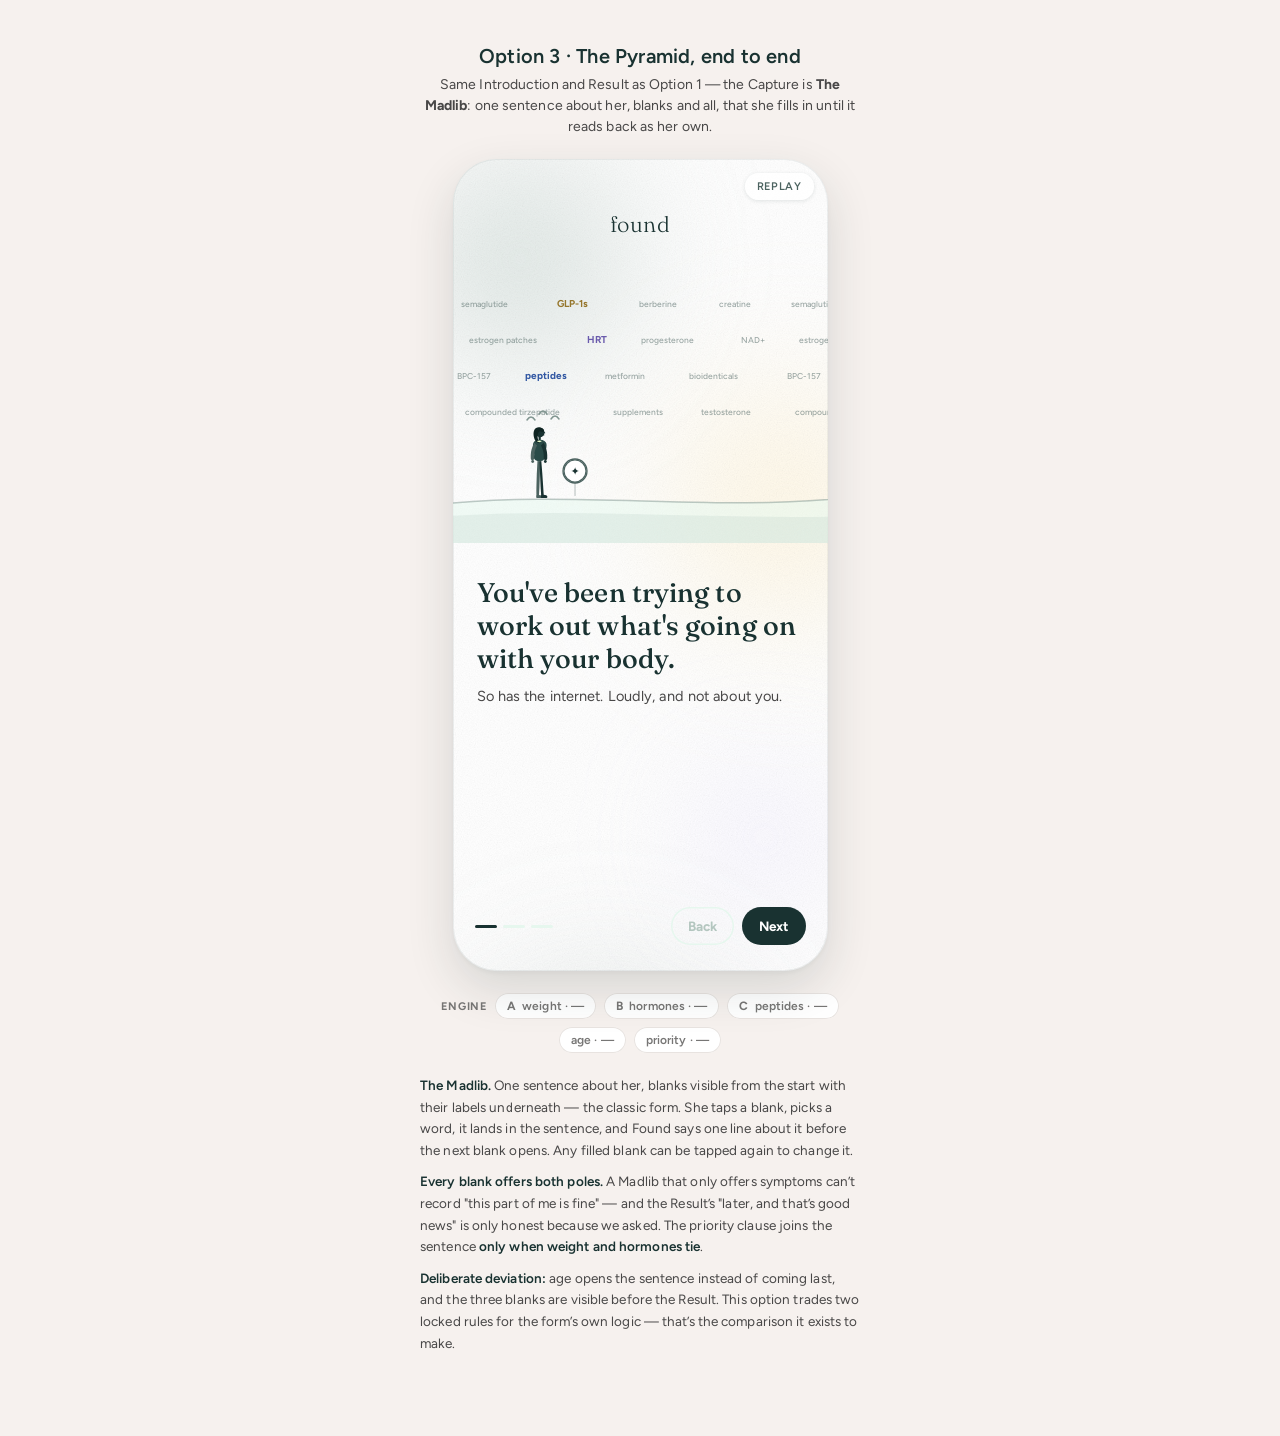
<file: Drafts/Pyramid_Option_3.html>
<!DOCTYPE html>
<html lang="en">
<head>
<meta charset="utf-8">
<meta name="viewport" content="width=device-width,initial-scale=1">
<title>The Pyramid · Option 3 — end to end</title>
<link rel="preconnect" href="https://fonts.googleapis.com">
<link rel="preconnect" href="https://fonts.gstatic.com" crossorigin>
<link href="https://fonts.googleapis.com/css2?family=Figtree:wght@300;500;600;700&family=Fraunces:opsz,wght@9..144,300;9..144,400;9..144,500;9..144,600&display=swap" rel="stylesheet">
<link href="https://fonts.googleapis.com/css2?family=Material+Symbols+Rounded:opsz,wght,FILL,GRAD@24,300,0,0&display=block" rel="stylesheet">
<style>
:root{
  --white:#FFFFFF;
  --gray-25:#F6F1EE; --gray-50:#E8E3E0; --gray-200:#C2BEBC; --gray-300:#777675;
  --gray-400:#484747; --gray-500:#0F0F0F;
  --sage-25:#FAFDFC; --sage-50:#F0FAF5; --sage-100:#E6F7EE;
  --sage-200:#B3C6BF; --sage-300:#809590; --sage-400:#4C6360; --sage-500:#193231;
  --avocado-100:#EDFFCE;
  /* layer colors — data/illustration per the token sheet, not chrome */
  --amber-100:#FFEEC4; --amber-300:#FFC542; --amber-400:#916F21;
  --lavender-100:#E1DAFF; --lavender-300:#9880FF; --lavender-400:#6252A8;
  --sky-100:#D6E4FA; --sky-200:#9AB7F1; --sky-300:#4B79E3; --sky-400:#264E9E;
  --text-secondary:var(--gray-400);
  --serif:'Fraunces', Georgia, serif;      /* stands in for Quincy CF */
  --sans:'Figtree', system-ui, sans-serif; /* stands in for Greycliff CF */
  --sp-2xs:8px; --sp-xs:12px; --sp-sm:16px; --sp-md:20px; --sp-lg:24px;
  --r-full:999px;
}
*{box-sizing:border-box}
body{margin:0;background:var(--gray-25);font-family:var(--sans);
  display:flex;flex-direction:column;align-items:center;gap:22px;padding:44px 20px 72px;
  -webkit-font-smoothing:antialiased}
.msr{font-family:'Material Symbols Rounded';font-weight:normal;font-style:normal;line-height:1;
  letter-spacing:normal;text-transform:none;display:inline-block;white-space:nowrap;direction:ltr;
  font-variation-settings:'FILL' 0,'wght' 300,'GRAD' 0,'opsz' 24}

.masthead{max-width:440px;text-align:center}
.masthead h1{font-size:20px;font-weight:600;letter-spacing:.2px;color:var(--sage-500);margin:0 0 6px}
.masthead p{font-size:14px;line-height:1.5;letter-spacing:.1px;color:var(--text-secondary);margin:0}

/* ===================== device ===================== */
.device{width:375px;height:812px;position:relative;overflow:hidden;border-radius:44px;
  background:var(--white);
  box-shadow:0 2px 4px rgba(25,50,49,.04),0 18px 48px rgba(25,50,49,.14),
             inset 0 0 0 1px rgba(25,50,49,.07)}

.amb{position:absolute;inset:0;overflow:hidden;z-index:0;
  transition:opacity 1s ease,transform 1.2s cubic-bezier(.2,.7,.2,1)}
.amb i{position:absolute;display:block;border-radius:50%;filter:blur(58px)}
.amb i:nth-child(1){width:88%;aspect-ratio:1;left:-26%;top:-8%;
  background:radial-gradient(circle,rgba(179,198,191,.6),transparent 68%);animation:d1 28s ease-in-out infinite alternate}
.amb i:nth-child(2){width:98%;aspect-ratio:1;right:-38%;top:20%;
  background:radial-gradient(circle,rgba(255,238,196,.6),transparent 66%);animation:d2 34s ease-in-out infinite alternate}
.amb i:nth-child(3){width:126%;aspect-ratio:1;left:-22%;bottom:-48%;
  background:radial-gradient(circle,rgba(128,149,144,.32),transparent 62%);animation:d3 40s ease-in-out infinite alternate}
.amb i:nth-child(4){width:54%;aspect-ratio:1;right:-10%;bottom:4%;
  background:radial-gradient(circle,rgba(225,218,255,.5),transparent 64%);animation:d1 32s ease-in-out infinite alternate-reverse}
@keyframes d1{to{transform:translate(18px,30px) scale(1.1)}}
@keyframes d2{to{transform:translate(-26px,-20px) scale(1.08)}}
@keyframes d3{to{transform:translate(22px,-16px) scale(1.06)}}
.device.typing .amb{opacity:.24;transform:scale(1.06)}
.device.speaking .amb{opacity:.3}
.device.processing .amb{opacity:0}

/* ---- the listening shape ---- */
.mass{position:absolute;inset:0;z-index:1;pointer-events:none;--amp:0;
  opacity:0;transform:scale(calc(.93 + var(--amp) * .09));
  transition:opacity .9s ease,transform .16s ease-out}
.device.speaking .mass{opacity:1}
.mass i{position:absolute;left:50%;top:50%;display:block;border-radius:var(--r-full);
  transform:translate(-50%,-50%)}
.mass i:nth-child(1){width:126%;height:106%;background:var(--sage-300);opacity:.36;filter:blur(40px);
  animation:pulse 6.4s ease-in-out infinite}
.mass i:nth-child(2){width:100%;height:88%;background:var(--sage-200);opacity:.6;filter:blur(34px);
  animation:pulse 5.1s ease-in-out infinite reverse}
.mass i:nth-child(3){width:72%;height:64%;background:var(--sage-50);opacity:.96;filter:blur(28px);
  animation:pulse 4.1s ease-in-out infinite}
@keyframes pulse{0%,100%{transform:translate(-50%,-50%) scale(.95)}50%{transform:translate(-50%,-50%) scale(1.045)}}

/* ---- the processing breath: same family as the listening shape, slower ---- */
.breath{position:absolute;inset:0;z-index:1;pointer-events:none;opacity:0;transition:opacity 1.1s ease}
.device.processing .breath{opacity:1}
.breath i{position:absolute;left:50%;top:58%;display:block;border-radius:var(--r-full);
  transform:translate(-50%,-50%)}
.breath i:nth-child(1){width:150%;height:120%;background:var(--sage-200);opacity:.32;filter:blur(46px);
  animation:bpulse 7.5s ease-in-out infinite}
.breath i:nth-child(2){width:110%;height:92%;background:var(--amber-100);opacity:.5;filter:blur(38px);
  animation:bpulse 6s ease-in-out infinite reverse}
.breath i:nth-child(3){width:76%;height:64%;background:var(--sage-50);opacity:.95;filter:blur(30px);
  animation:bpulse 4.8s ease-in-out infinite}
@keyframes bpulse{0%,100%{transform:translate(-50%,-50%) scale(.94)}50%{transform:translate(-50%,-50%) scale(1.05)}}

.grain{position:absolute;inset:0;z-index:2;pointer-events:none;opacity:.4;
  background-image:url("data:image/svg+xml,%3Csvg xmlns='http://www.w3.org/2000/svg' width='140' height='140'%3E%3Cfilter id='n'%3E%3CfeTurbulence type='fractalNoise' baseFrequency='.85' numOctaves='3'/%3E%3CfeColorMatrix type='saturate' values='0'/%3E%3C/filter%3E%3Crect width='140' height='140' filter='url(%23n)' opacity='.36'/%3E%3C/svg%3E")}

.inner{position:relative;z-index:3;display:flex;flex-direction:column;height:100%;
  padding:56px var(--sp-md) 30px;transition:opacity .6s ease}
.device.processing .inner{opacity:0;pointer-events:none}

.hdr{flex:0 0 auto;display:flex;justify-content:center;transition:opacity .6s ease}
.wordmark{font-family:var(--serif);font-weight:300;font-size:26px;letter-spacing:.4px;
  color:var(--sage-500);line-height:1;margin:0}
.device.speaking .hdr{opacity:0}

.mid{flex:1 1 auto;display:flex;flex-direction:column;justify-content:center;padding:8px 0;
  transition:opacity .3s ease}
.mid.off{opacity:0}
.react{font-size:26px;font-weight:700;line-height:1.32;letter-spacing:.2px;color:var(--sage-500);
  margin:0;max-width:17ch;opacity:0;transform:translateY(9px);
  transition:opacity .5s ease,transform .5s cubic-bezier(.2,.7,.2,1)}
.react.in{opacity:1;transform:none}
.react::before{content:'';display:block;width:22px;height:2px;border-radius:2px;
  background:var(--amber-300);margin-bottom:12px;transition:opacity .4s ease}
.react.mute{display:none}
.q{font-size:28px;font-weight:700;line-height:1.3;letter-spacing:.2px;color:var(--sage-500);
  margin:0;max-width:15ch;opacity:0;transform:translateY(9px);
  transition:opacity .5s ease,transform .5s cubic-bezier(.2,.7,.2,1),
             font-size .55s cubic-bezier(.2,.7,.2,1),color .55s ease,max-width .55s ease}
.q.in{opacity:1;transform:none}
.sub{font-size:14px;line-height:1.5;letter-spacing:.1px;color:var(--sage-400);margin:10px 0 0;
  opacity:0;transform:translateY(8px);
  transition:opacity .5s ease,transform .5s cubic-bezier(.2,.7,.2,1)}
.sub.in{opacity:1;transform:none}
.sub.mute{display:none}

.device.answering .mid{flex-grow:0}
.device.answering .q{font-size:15px;font-weight:500;color:var(--sage-400);max-width:32ch}
.device.answering .react,.device.answering .sub{display:none}
.device.speaking .mid{margin-top:6px}
.device.speaking .q{font-size:17px;font-weight:600;color:var(--sage-500);max-width:26ch}

.why{width:34px;height:34px;border-radius:var(--r-full);border:0;cursor:pointer;
  display:flex;align-items:center;justify-content:center;background:rgba(255,255,255,.74);
  box-shadow:inset 0 0 0 1px rgba(25,50,49,.12);color:var(--sage-500);margin-top:20px;
  opacity:0;transform:translateY(6px);
  transition:background .2s,box-shadow .2s,opacity .45s ease,transform .45s cubic-bezier(.2,.7,.2,1)}
.why.vis{opacity:1;transform:none}
.why .msr{font-size:18px;color:var(--amber-400)}
.why:hover{background:#fff;box-shadow:inset 0 0 0 1px rgba(25,50,49,.28)}
.whytext{font-size:13px;line-height:1.5;letter-spacing:.1px;color:var(--text-secondary);
  margin:12px 0 0;max-width:32ch;max-height:0;overflow:hidden;opacity:0;
  transition:max-height .4s ease,opacity .3s ease}
.whytext.open{max-height:110px;opacity:1}

.slot{flex:0 0 auto}
.said{font-size:26px;font-weight:500;line-height:1.34;letter-spacing:.1px;color:var(--sage-500);
  margin:18px 0 0;min-height:36px}

.caret{display:inline-block;width:2px;height:24px;background:var(--sage-500);vertical-align:-4px;
  margin-left:2px;animation:blink 1.05s steps(1) infinite}
@keyframes blink{0%,50%{opacity:1}51%,100%{opacity:0}}

.ways{display:flex;justify-content:center;gap:46px;flex:0 0 auto;padding-top:var(--sp-lg);
  transition:opacity .35s ease}
.ways.gone{opacity:0;pointer-events:none;height:0;padding:0;overflow:hidden}
.way{background:none;border:0;padding:0;cursor:pointer;font-family:var(--sans);text-align:center}
.way .ring{display:flex;align-items:center;justify-content:center;width:62px;height:62px;
  border-radius:50%;background:rgba(255,255,255,.78);color:var(--sage-500);
  box-shadow:inset 0 0 0 1.5px rgba(25,50,49,.14),0 2px 10px rgba(25,50,49,.06);
  margin:0 auto var(--sp-2xs);
  transition:transform .22s cubic-bezier(.2,.7,.2,1),box-shadow .22s,background .22s}
.way .ring .msr{font-size:26px}
.way:hover .ring{transform:translateY(-3px);background:#fff;
  box-shadow:inset 0 0 0 1.5px rgba(25,50,49,.32),0 6px 16px rgba(25,50,49,.1)}
.way .lbl{font-size:13px;font-weight:600;letter-spacing:.1px;color:var(--sage-400)}

.btn{width:100%;height:48px;border:0;border-radius:var(--r-full);background:var(--sage-500);
  color:var(--white);font-family:var(--sans);font-size:16px;font-weight:700;letter-spacing:.1px;
  cursor:pointer;margin-top:var(--sp-lg);opacity:0;transform:translateY(8px);
  transition:opacity .4s ease,transform .4s cubic-bezier(.2,.7,.2,1)}
.btn.in{opacity:1;transform:none}
.btn:hover{background:var(--sage-400)}

/* ---- speak mode chrome ---- */
.skui{position:absolute;inset:0;z-index:4;opacity:0;pointer-events:none;transition:opacity .5s ease}
.device.speaking .skui{opacity:1;pointer-events:auto}
.sk-x{position:absolute;left:var(--sp-md);top:52px;width:38px;height:38px;border:0;cursor:pointer;
  border-radius:var(--r-full);display:flex;align-items:center;justify-content:center;
  background:rgba(255,255,255,.6);color:var(--sage-500);box-shadow:inset 0 0 0 1px rgba(25,50,49,.1)}
.sk-x .msr{font-size:20px}
.sk-x:hover{background:rgba(255,255,255,.92)}
.live{position:absolute;left:var(--sp-md);right:var(--sp-md);bottom:172px;margin:0;
  font-size:13px;line-height:1.5;letter-spacing:.1px;font-weight:500;text-align:center;
  color:var(--sage-400);opacity:.78;max-height:60px;overflow:hidden;
  -webkit-mask-image:linear-gradient(180deg,transparent 0%,#000 52%);
  mask-image:linear-gradient(180deg,transparent 0%,#000 52%)}
.sk-controls{position:absolute;left:0;right:0;bottom:44px;display:flex;align-items:flex-end;
  justify-content:center;gap:34px}
.sk-btn{background:none;border:0;padding:0;cursor:pointer;font-family:var(--sans);text-align:center}
.sk-btn .lbl{display:block;font-size:12.5px;font-weight:600;letter-spacing:.1px;
  color:var(--sage-400);margin-top:9px}
.sk-done .ring{display:flex;align-items:center;justify-content:center;width:74px;height:74px;
  border-radius:50%;background:var(--sage-500);color:#fff;margin:0 auto;
  box-shadow:0 6px 20px rgba(25,50,49,.24);transition:transform .2s cubic-bezier(.2,.7,.2,1),background .2s}
.sk-done .ring .msr{font-size:32px}
.sk-done:hover .ring{transform:translateY(-3px);background:var(--sage-400)}
.sk-done .lbl{color:var(--sage-500);font-weight:700}
.sk-alt .ring{display:flex;align-items:center;justify-content:center;width:48px;height:48px;
  border-radius:50%;background:rgba(255,255,255,.66);color:var(--sage-500);margin:0 auto 13px;
  box-shadow:inset 0 0 0 1px rgba(25,50,49,.1);transition:background .2s,transform .2s}
.sk-alt .ring .msr{font-size:22px}
.sk-alt:hover .ring{background:rgba(255,255,255,.95);transform:translateY(-2px)}

/* ---- the processing / transition moment ---- */
.proc{position:absolute;inset:0;z-index:5;display:flex;flex-direction:column;align-items:center;
  justify-content:center;text-align:center;padding:0 40px;opacity:0;pointer-events:none;
  transition:opacity .8s ease}
.device.processing .proc{opacity:1;pointer-events:auto}
.t-lines{position:relative;width:100%;height:66px;transform:translateY(-96px)}
.t-line{position:absolute;left:0;right:0;top:0;margin:0;font-size:21px;line-height:1.4;
  font-weight:700;letter-spacing:.2px;color:var(--sage-500);opacity:0;transform:translateY(8px);
  transition:opacity .55s ease,transform .55s cubic-bezier(.2,.7,.2,1)}
.t-line.on{opacity:1;transform:none}
/* something forming: her signals, in the three layer colors, gathering
   toward a warm centre. */
.form{position:absolute;inset:0;pointer-events:none}
.form .core{position:absolute;left:50%;top:58%;width:150px;height:150px;border-radius:50%;
  transform:translate(-50%,-50%);
  background:radial-gradient(circle,rgba(255,250,231,.95),rgba(255,238,196,.4) 45%,rgba(230,247,238,0) 72%);
  animation:corep 3.4s ease-in-out infinite}
@keyframes corep{0%,100%{transform:translate(-50%,-50%) scale(.9);opacity:.8}
  50%{transform:translate(-50%,-50%) scale(1.06);opacity:1}}
.form i{position:absolute;left:50%;top:58%;width:7px;height:7px;border-radius:50%;
  opacity:0;animation:gather var(--t) ease-in infinite;animation-delay:var(--dl)}
.form i.fa{background:var(--amber-300)}
.form i.fl{background:var(--lavender-300)}
.form i.fs{background:var(--sky-300)}
@keyframes gather{
  0%{transform:translate(var(--x),var(--y)) scale(1);opacity:0}
  14%{opacity:.9}
  82%{opacity:.6}
  100%{transform:translate(0,0) scale(.35);opacity:0}}


/* ---- the scene ---- */
.scene{position:relative;flex:0 0 auto}
svg.stage{width:100%;display:block}
#camera{transition:transform 1.2s cubic-bezier(.4,.1,.35,.95)}
.terrain{fill:none;stroke:var(--sage-300);stroke-width:1.4;opacity:.5}
.hill{fill:var(--sage-200);opacity:.22}
.hill2{fill:var(--sage-100);opacity:.55}
.noiseword{font-family:var(--sans);font-size:8.5px;fill:var(--sage-400);opacity:.55;font-weight:500}
.noiseword.hot{font-size:10px;opacity:.95;font-weight:700;fill:var(--sage-500)}
.cwa{fill:var(--amber-400) !important}.cwl{fill:var(--lavender-400) !important}.cws{fill:var(--sky-400) !important}
.nrow{animation-name:nroll;animation-timing-function:linear;animation-iteration-count:infinite}
@keyframes nroll{from{transform:translateX(0)}to{transform:translateX(-330px)}}
.nrow1{animation-duration:33s}.nrow2{animation-duration:25s}.nrow3{animation-duration:39s}.nrow4{animation-duration:47s}
/* Beat 2: the beat-1 noise flows INTO the box. Each word drifts along its own
   vector toward one of the three intake curves, shrinking and fading as the
   box absorbs it — sorted into the single clear line on the far side. */
.flow text{font-family:var(--sans);font-size:8.5px;font-weight:500;fill:var(--sage-400);opacity:0;
  animation:wflow var(--dur) linear infinite;animation-delay:var(--del)}
.flow text.hot{font-size:9.5px;font-weight:700;fill:var(--sage-500)}
@keyframes wflow{
  0%{transform:translate(0,0) scale(1);opacity:0}
  6%{opacity:.85}
  86%{opacity:.75}
  100%{transform:translate(var(--dx),var(--dy)) scale(.62);opacity:0}
}
.fline{stroke:var(--sage-300);stroke-width:1.3;fill:none;opacity:.6}
.fline.lead{stroke:var(--sage-500);stroke-width:1.8;opacity:.9}
.fdot{fill:var(--sage-500)}
.fcap{font-family:var(--sans);font-size:9px;font-weight:600;letter-spacing:.08em;fill:var(--sage-400)}
.fsil{fill:var(--sage-100);opacity:.55}
.frim{fill:none;stroke:var(--sage-300);stroke-width:1.4;opacity:.7}
.fmouth{fill:var(--sage-50);stroke:var(--sage-300);stroke-width:1.4;opacity:.9}
.fmouthin{fill:var(--sage-100);stroke:none;opacity:.75}
.fguide{fill:none;stroke:var(--sage-300);stroke-width:.9;opacity:.3}
.fneck{fill:var(--sage-200);stroke:var(--sage-400);stroke-width:1;opacity:.9}
.fshadow{fill:var(--sage-500);opacity:.035}
#startpt .halo{fill:var(--amber-100);opacity:.75}
.ahead{fill:none;stroke:var(--sage-300);stroke-width:1.4;stroke-dasharray:2 6;
  stroke-linecap:round;opacity:0;transition:opacity .5s ease 1.05s}
#exitline{fill:none;stroke:var(--sage-500);stroke-width:2.2;
  stroke-dasharray:260;stroke-dashoffset:260;
  transition:stroke-dashoffset .7s cubic-bezier(.36,.72,.28,1) .1s}
#exitline.on{stroke-dashoffset:0}
#exitline.on ~ .ahead{opacity:.6}
.ribbon{fill:var(--sage-100);opacity:.6}
.tuft path{fill:none;stroke:var(--sage-300);stroke-width:1.2;stroke-linecap:round;opacity:.65}
#startpt{opacity:0;transition:opacity .5s ease .75s}
#startpt.on{opacity:1}
#startpt .pt{fill:var(--sage-500)}
#startpt .ring{fill:none;stroke:var(--amber-300);stroke-width:1.6;animation:hsring 2.8s ease-out infinite}
#walker{transition:transform 1.2s cubic-bezier(.4,.1,.35,.95)}
#walker .near{fill:var(--sage-500)}
#walker .top{fill:#2A4B48}
#walker .far{fill:var(--sage-400)}
#walker .hairfill{fill:#0F2422}
#walker .accent{fill:var(--avocado-100)}
/* the walking illusion: limbs rotate continuously on their pivots — no
   frame swapping, nothing blinks. Idle states get their own subtle motion. */
/* pivots measured on each limb's own box (fill-box): absolute px would be
   read against the root viewport once the pose sits inside the scale group */
#walker .wb,#walker .limb,#walker .parm{transform-box:fill-box}
#walker .wb{transform-origin:50% 100%}
#walker .lF,#walker .lN{transform-origin:50% 2%}
#walker .aF,#walker .aN{transform-origin:50% 4%}
#walker.walking .lF{animation:swingA .85s ease-in-out infinite}
#walker.walking .lN{animation:swingB .85s ease-in-out infinite}
#walker.walking .aF{animation:armB .85s ease-in-out infinite}
#walker.walking .aN{animation:armA .85s ease-in-out infinite}
#walker.walking .wb{animation:wbob .425s ease-in-out infinite}
@keyframes swingA{0%,100%{transform:rotate(21deg)}50%{transform:rotate(-21deg)}}
@keyframes swingB{0%,100%{transform:rotate(-21deg)}50%{transform:rotate(21deg)}}
@keyframes armA{0%,100%{transform:rotate(12deg)}50%{transform:rotate(-12deg)}}
@keyframes armB{0%,100%{transform:rotate(-12deg)}50%{transform:rotate(12deg)}}
@keyframes wbob{0%,100%{transform:translateY(0)}50%{transform:translateY(-1.7px)}}
/* beat 1: standing, a little unsettled */
#walker.swaying .wb{animation:sway 3.6s ease-in-out infinite}
@keyframes sway{0%,100%{transform:rotate(-1.1deg)}50%{transform:rotate(1.1deg)}}
/* beat 2: still, breathing while she's heard */
#walker.breathing .wb{animation:breathe 3.8s ease-in-out infinite}
@keyframes breathe{0%,100%{transform:scale(1)}50%{transform:scale(1.014)}}
/* beat 3: the pointing hand lifts, gently */
#walker.pointing .parm{transform-origin:11% 68%;animation:pointp 2.8s ease-in-out infinite}
@keyframes pointp{0%,100%{transform:rotate(0deg)}50%{transform:rotate(-4.5deg)}}

/* expression marks live above her head */
#mood .sq{fill:none;stroke:var(--sage-300);stroke-width:1.5;stroke-linecap:round;
  animation:sqf 2.4s ease-in-out infinite}
#mood .sq:nth-child(2){animation-delay:-.8s}
#mood .sq:nth-child(3){animation-delay:-1.6s}
@keyframes sqf{0%,100%{opacity:.35;transform:translateY(0)}50%{opacity:.85;transform:translateY(-2.5px)}}
#mood .spark{fill:var(--amber-300);animation:sparkp 2.2s ease-in-out infinite}
@keyframes sparkp{0%,100%{opacity:.5;transform:scale(.9)}50%{opacity:1;transform:scale(1.15)}}

/* waypoint ✦ — beat 1 only */
#hotspot{cursor:pointer}
#hotspot .hs-bg{fill:rgba(255,255,255,.95);stroke:var(--sage-400);stroke-width:1.2}
#hotspot .hs-ico{font-family:var(--sans);font-size:11px;font-weight:700;fill:var(--sage-500);text-anchor:middle}
#hotspot .hs-ring{fill:none;stroke:var(--sage-400);stroke-width:1.3;animation:hsring 2.8s ease-out infinite}
@keyframes hsring{0%{opacity:.5;r:12}70%{opacity:0;r:21}100%{opacity:0;r:21}}
#hotspot .hs-stem{stroke:var(--sage-400);stroke-width:1;opacity:.4}

.ipop{position:absolute;left:16px;right:16px;bottom:96px;z-index:40;background:#fff;
  border-radius:var(--r-lg);box-shadow:0 10px 34px rgba(25,50,49,.16),inset 0 0 0 1px var(--gray-50);
  padding:16px;opacity:0;transform:translateY(12px) scale(.98);pointer-events:none;
  transition:opacity .3s ease,transform .34s cubic-bezier(.2,.7,.2,1)}
.ipop.open{opacity:1;transform:none;pointer-events:auto}
.ipop h5{font-size:10.5px;letter-spacing:.09em;text-transform:uppercase;color:var(--sage-400);
  font-weight:700;margin:0 0 8px;padding-right:20px}
.ipop .fig{font-family:var(--serif);font-size:32px;font-weight:300;color:var(--sage-500);line-height:1;margin:0 0 6px}
.ipop p{font-size:12.5px;line-height:1.55;color:var(--gray-400);margin:0 0 9px}
.ipop p b{color:var(--sage-500);font-weight:600}
.ipop .src{font-size:9.5px;line-height:1.4;color:var(--gray-300);margin:0}
.ipop .x{position:absolute;top:9px;right:11px;border:0;background:none;font-family:inherit;
  font-size:16px;color:var(--gray-300);cursor:pointer;padding:2px 4px}

/* ---- copy + nav ---- */
.copy{padding:34px 24px 0;flex:1 1 auto}
.copy .t{font-family:var(--serif);font-weight:500;font-size:27px;line-height:1.22;letter-spacing:.1px;
  color:var(--sage-500);margin:0 0 9px;opacity:0;transform:translateY(9px);
  transition:opacity .45s ease .08s,transform .45s cubic-bezier(.2,.7,.2,1) .08s}
.copy .s{font-size:14.5px;line-height:1.55;letter-spacing:.1px;color:var(--gray-400);margin:0;
  opacity:0;transform:translateY(9px);
  transition:opacity .45s ease .18s,transform .45s cubic-bezier(.2,.7,.2,1) .18s}
.copy.in .t,.copy.in .s{opacity:1;transform:none}
.navbar{display:flex;align-items:center;justify-content:space-between;padding:0 22px;flex:0 0 auto}
.dots{display:flex;gap:6px}
.dots i{width:22px;height:3px;border-radius:2px;background:var(--sage-100);display:block;transition:background .35s}
.dots i.on{background:var(--sage-500)}
.nav{display:flex;gap:8px}
.nav button{border:0;background:transparent;box-shadow:inset 0 0 0 1.5px var(--sage-200);
  border-radius:var(--r-full);padding:11px 17px;font-family:inherit;font-size:13.5px;
  font-weight:700;letter-spacing:.1px;color:var(--sage-500);cursor:pointer;transition:box-shadow .2s}
.nav button:hover{box-shadow:inset 0 0 0 1.5px var(--sage-400)}
.nav button:disabled{color:var(--sage-200);box-shadow:inset 0 0 0 1.5px var(--sage-100);cursor:default}
.nav button.go{background:var(--sage-500);color:#fff;box-shadow:none}
.nav button.go:hover{background:var(--sage-400)}



.iinner{position:relative;z-index:2;display:flex;flex-direction:column;height:100%;padding:54px 0 26px}
.ihdr{flex:0 0 auto;text-align:center;margin-bottom:8px}

/* The breath from Capture, settling as the answer arrives. */
.rbreath{position:absolute;inset:0;z-index:0;pointer-events:none;opacity:1;
  transition:opacity 2.2s ease .5s}
.device.settled .rbreath{opacity:0}
.rbreath i{position:absolute;left:50%;top:34%;display:block;border-radius:var(--r-full);
  transform:translate(-50%,-50%)}
.rbreath i:nth-child(1){width:150%;height:100%;background:var(--sage-200);opacity:.3;filter:blur(46px)}
.rbreath i:nth-child(2){width:104%;height:72%;background:var(--sage-100);opacity:.6;filter:blur(38px)}
.grain{position:absolute;inset:0;z-index:1;pointer-events:none;opacity:.35;
  background-image:url("data:image/svg+xml,%3Csvg xmlns='http://www.w3.org/2000/svg' width='140' height='140'%3E%3Cfilter id='n'%3E%3CfeTurbulence type='fractalNoise' baseFrequency='.85' numOctaves='3'/%3E%3CfeColorMatrix type='saturate' values='0'/%3E%3C/filter%3E%3Crect width='140' height='140' filter='url(%23n)' opacity='.36'/%3E%3C/svg%3E")}

.pad{position:relative;z-index:2;padding:54px 20px 10px;flex:0 0 auto;text-align:center}
.wordmark{font-family:var(--serif);font-weight:300;font-size:22px;letter-spacing:.4px;
  color:var(--sage-500);margin:0}

.wrap{position:relative;z-index:2;display:flex;flex-direction:column;
  height:calc(100% - 86px)}
.scroller{flex:1 1 auto;overflow-y:auto;padding:6px 20px 18px;scrollbar-width:none}
.scroller::-webkit-scrollbar{width:0}

.rise{opacity:0;transform:translateY(14px);
  transition:opacity .7s ease,transform .7s cubic-bezier(.2,.7,.2,1)}
.rise.in{opacity:1;transform:none}

.eyebrow{font-size:12px;font-weight:600;letter-spacing:1px;text-transform:uppercase;
  color:var(--amber-400);margin:8px 0 8px}
.lead-head{font-family:var(--serif);font-weight:500;font-size:40px;line-height:1.12;
  letter-spacing:.2px;color:var(--sage-500);margin:0 0 10px}
.oneliner{font-size:15px;line-height:1.55;letter-spacing:.1px;color:var(--gray-400);margin:0 0 18px;max-width:32ch}

/* ---- the pyramid, external labels ---- */
.respyr{width:100%;display:block;margin:2px 0 10px}
.respyr .rl{stroke-width:1;opacity:0;transition:opacity .8s ease}
.respyr .rl.rla{fill:var(--amber-300);stroke:none}
.respyr .rl.rll{fill:var(--lavender-100);stroke:#C3B5FF}
.respyr .rl.rls{fill:var(--sky-100);stroke:var(--sky-200)}
.device.settled .respyr .rl{opacity:1}
.respyr .rtick{stroke:var(--sage-200);stroke-width:1}
.respyr .rbadge{font-family:var(--sans);font-size:9px;font-weight:700;letter-spacing:.14em;fill:var(--amber-400)}
.respyr .rn{font-family:var(--sans);font-size:12.5px;font-weight:600;fill:var(--sage-500)}
.respyr .rg{font-family:var(--sans);font-size:10.5px;font-weight:500;fill:var(--gray-300)}
.seq{font-size:13px;line-height:1.55;color:var(--gray-400);margin:0 0 20px}
.seq b{color:var(--sage-500);font-weight:600}

.sec{font-size:12px;font-weight:600;letter-spacing:1px;text-transform:uppercase;
  color:var(--sage-400);margin:0 0 10px}

/* ---- the three rows ---- */
.row{background:rgba(255,255,255,.86);border-radius:var(--r-lg);margin-bottom:10px;
  box-shadow:inset 0 0 0 1px rgba(25,50,49,.09)}
.row.lead{box-shadow:inset 0 0 0 1.5px var(--sage-500)}
.row-hd{display:flex;align-items:center;gap:12px;width:100%;text-align:left;border:0;
  background:none;padding:14px;cursor:pointer;font-family:var(--sans)}
.ord{flex:0 0 auto;width:28px;height:28px;border-radius:50%;display:flex;align-items:center;
  justify-content:center;font-size:13px;font-weight:700;color:var(--sage-400);
  box-shadow:inset 0 0 0 1.5px var(--sage-200)}
.row.lead .ord{background:var(--amber-300);color:var(--sage-500);box-shadow:none}
.row.rl2 .ord{color:var(--lavender-400);box-shadow:inset 0 0 0 1.5px var(--lavender-300)}
.row.rl3 .ord{color:var(--sky-400);box-shadow:inset 0 0 0 1.5px var(--sky-300)}
.row.lead .row-when{color:var(--amber-400)}
.row-t{flex:1 1 auto}
.row-when{font-size:10.5px;font-weight:700;letter-spacing:.8px;text-transform:uppercase;
  color:var(--sage-400);margin:0 0 2px}
.row-n{font-size:15px;font-weight:600;color:var(--sage-500);margin:0}
.row-s{font-size:12.5px;font-weight:500;color:var(--gray-300);margin:2px 0 0}
.car{flex:0 0 auto;color:var(--sage-300);transition:transform .3s ease}
.car .msr{font-size:20px}
.row.open .car{transform:rotate(180deg)}
.row-body{max-height:0;overflow:hidden;transition:max-height .45s ease}
.row.open .row-body{max-height:260px}
.row-inner{padding:0 14px 14px 54px;font-size:13px;line-height:1.55;color:var(--gray-400)}
.row-inner b{color:var(--sage-500);font-weight:600}

.open-note{background:var(--sage-50);border-radius:var(--r-lg);padding:13px 14px;
  font-size:13px;line-height:1.5;color:var(--sage-400);margin:14px 0 20px}
.open-note b{color:var(--sage-500);font-weight:600}

/* ---- how we got here ---- */
.disc{background:rgba(255,255,255,.86);border-radius:var(--r-lg);
  box-shadow:inset 0 0 0 1px rgba(25,50,49,.09);margin-bottom:20px}
.disc-hd{display:flex;align-items:center;justify-content:space-between;width:100%;border:0;
  background:none;padding:14px;cursor:pointer;font-family:var(--sans);font-size:14px;
  font-weight:600;color:var(--sage-500)}
.disc-hd .msr{font-size:20px;color:var(--sage-300);transition:transform .3s ease}
.disc.open .disc-hd .msr{transform:rotate(180deg)}
.disc-body{max-height:0;overflow:hidden;transition:max-height .55s ease}
.disc.open .disc-body{max-height:640px}
.disc-inner{padding:0 14px 16px}
.rf-lbl{font-size:10.5px;font-weight:700;letter-spacing:.8px;text-transform:uppercase;
  color:var(--sage-400);margin:0 0 8px}
.rf-words{font-size:13.5px;line-height:1.6;color:var(--gray-400);margin:0 0 6px}
.rf-words u{text-decoration-color:var(--sage-200);text-decoration-thickness:2px;
  text-underline-offset:3px;color:var(--sage-500);font-weight:500}
.rf-turn{font-size:11px;color:var(--gray-300);margin:0 0 12px}
.sigmap{width:100%;display:block;margin:6px 0 4px}
.sigmap .bar.kbase{fill:var(--amber-300)}
.sigmap .bar.kmid{fill:var(--lavender-100)}
.sigmap .bar.ktop{fill:var(--sky-100)}
.sigmap .bn{font-family:var(--sans);font-size:10.5px;font-weight:600;fill:var(--sage-400)}
.sigmap .bn.on{fill:var(--sage-500)}
.sigmap .sg{font-family:var(--sans);font-size:10.5px;font-weight:500;fill:var(--gray-400)}
.sigmap .lk{fill:none;stroke:var(--sage-200);stroke-width:1.3}
.sigmap .lk.hot{stroke:var(--amber-400);stroke-width:1.6}
.sigmap .lk.steady{stroke:var(--sky-300)}
.why-cap{font-size:12.5px;line-height:1.55;color:var(--gray-400);margin:8px 0 0}
.why-cap b{color:var(--sage-500);font-weight:600}

.next{background:rgba(255,255,255,.7);border-radius:var(--r-lg);padding:14px;font-size:13px;
  line-height:1.55;color:var(--gray-400);box-shadow:inset 0 0 0 1px rgba(25,50,49,.07);margin-bottom:6px}
.next b{color:var(--sage-500);font-weight:600}
.next ol{margin:8px 0 0;padding-left:18px}
.next li{margin-bottom:4px}

.footbar{flex:0 0 auto;padding:12px 20px 26px;position:relative;z-index:3;
  background:linear-gradient(180deg,rgba(255,255,255,0) 0%,rgba(255,255,255,.92) 34%)}
.btn{width:100%;height:48px;border:0;border-radius:var(--r-full);background:var(--sage-500);
  color:#fff;font-family:var(--sans);font-size:16px;font-weight:700;letter-spacing:.1px;cursor:pointer}
.btn:hover{background:var(--sage-400)}
.btn.ghost{background:transparent;color:var(--sage-500);box-shadow:inset 0 0 0 1.5px var(--sage-200);
  margin-top:8px;height:44px;font-size:14px}
.btn.ghost:hover{box-shadow:inset 0 0 0 1.5px var(--sage-400)}



.screen{position:absolute;inset:0;opacity:0;pointer-events:none;transition:opacity .8s ease}
.screen.on{opacity:1;pointer-events:auto}
/* stitch fix: Capture's .btn enters hidden (waits for .in); the Result footbar
   buttons never receive .in, so they must not inherit that hidden start. */
.footbar .btn{opacity:1;transform:none}

.reset{position:absolute;right:14px;top:14px;z-index:9;border:0;cursor:pointer;
  background:rgba(255,255,255,.9);color:var(--sage-400);border-radius:var(--r-full);
  font-family:var(--sans);font-size:11px;font-weight:600;letter-spacing:.6px;text-transform:uppercase;
  padding:7px 12px;box-shadow:0 1px 4px rgba(25,50,49,.12)}

/* ---- engine readout, outside the phone. Review aid, not product. ---- */
.engine{display:flex;gap:8px;align-items:center;flex-wrap:wrap;justify-content:center;max-width:440px}
.engine .tag{display:inline-flex;align-items:center;gap:6px;border-radius:var(--r-full);
  padding:6px 12px;font-size:12px;font-weight:600;letter-spacing:.1px;
  background:#fff;color:var(--gray-300);box-shadow:inset 0 0 0 1px var(--gray-50)}
.engine .tag b{font-weight:700}
.engine .tag.yes{background:var(--sage-50);color:var(--sage-500);box-shadow:inset 0 0 0 1.5px var(--sage-200)}
.engine .tag.no{background:#fff;color:var(--sage-400);box-shadow:inset 0 0 0 1.5px var(--gray-100);
  text-decoration:line-through;text-decoration-thickness:1px}
.engine .lbl{font-size:11px;font-weight:700;letter-spacing:.8px;text-transform:uppercase;color:var(--gray-300)}

.notes{max-width:440px;font-size:13.5px;line-height:1.6;letter-spacing:.1px;color:var(--text-secondary)}
.notes b{color:var(--sage-500);font-weight:600}
.notes p{margin:0 0 10px}

/* ================= OPTION 3 · The Note-Taker ================= */
.ntk{position:relative;z-index:3;display:flex;flex-direction:column;height:100%;
  padding:54px 20px 30px}
.ntk-top{display:flex;align-items:center;gap:14px;flex:0 0 auto;margin-bottom:26px}
.ntk-back{width:38px;height:38px;border:0;cursor:pointer;border-radius:var(--r-full);
  display:flex;align-items:center;justify-content:center;background:rgba(255,255,255,.75);
  color:var(--sage-500);box-shadow:inset 0 0 0 1px rgba(25,50,49,.12);flex:0 0 auto;
  transition:opacity .3s}
.ntk-back .msr{font-size:20px}
.ntk-back:disabled{opacity:.35;cursor:default}
.ntk-bar{flex:1 1 auto;height:8px;border-radius:var(--r-full);background:var(--sage-100);
  overflow:hidden}
.ntk-bar i{display:block;height:100%;border-radius:var(--r-full);background:var(--sage-500);
  width:0;transition:width .8s cubic-bezier(.36,.72,.28,1)}
.ntk-buddy{display:flex;align-items:flex-start;gap:14px;flex:0 0 auto;min-height:150px}
.ntk-fig{width:96px;flex:0 0 auto;margin-top:-8px}
.nf-note{stroke:var(--sage-300);stroke-width:2.4;stroke-linecap:round;
  transform-box:fill-box;transform-origin:0 50%;
  transform:scaleX(0);transition:transform .5s cubic-bezier(.2,.7,.2,1)}
.nf-note.on{transform:scaleX(1)}
.ntk-pen{transform-box:fill-box;transform-origin:85% 85%}
.ntk-pen.write{animation:penw .32s ease-in-out infinite}
@keyframes penw{0%,100%{transform:translate(0,0) rotate(0)}50%{transform:translate(-3px,2px) rotate(-7deg)}}
.ntk-bubble{position:relative;flex:1 1 auto;background:rgba(255,255,255,.94);
  border-radius:var(--r-lg);box-shadow:inset 0 0 0 1.5px rgba(25,50,49,.1);
  padding:14px 16px;font-size:16.5px;font-weight:600;line-height:1.42;letter-spacing:.1px;
  color:var(--sage-500);transition:background .35s,color .35s,box-shadow .35s,opacity .3s}
.ntk-bubble:before{content:'';position:absolute;left:-6px;top:20px;width:11px;height:11px;
  background:inherit;border-left:inherit;transform:rotate(45deg);border-radius:2px;
  box-shadow:inset 1.5px -1.5px 0 rgba(25,50,49,0)}
.ntk-bubble.react{background:var(--sage-500);color:#fff;box-shadow:none;font-weight:500}
.ntk-bubble.dim{opacity:0}
.ntk-opts{flex:1 1 auto;display:flex;flex-direction:column;gap:10px;justify-content:flex-end;
  padding-bottom:16px;transition:opacity .3s}
.ntk-opts.lock{pointer-events:none}
.opt{border:0;cursor:pointer;font-family:var(--sans);text-align:left;font-size:15px;
  font-weight:500;letter-spacing:.1px;line-height:1.35;color:var(--sage-500);
  background:rgba(255,255,255,.9);border-radius:var(--r-xs);padding:13px 15px;
  box-shadow:inset 0 0 0 1px var(--gray-50);
  transition:box-shadow .2s,background .2s,transform .2s,opacity .3s}
.opt:hover{box-shadow:inset 0 0 0 1.5px var(--sage-300);transform:translateY(-1px)}
.opt.picked{background:var(--sage-50);box-shadow:inset 0 0 0 2px var(--sage-500);font-weight:700}
.opt.faded{opacity:.4}

/* ================= OPTION 4 · The Madlib ================= */
.mlb{position:relative;z-index:3;display:flex;flex-direction:column;height:100%;
  padding:54px 20px 30px}
.mlb-top{flex:0 0 auto;text-align:center;margin-bottom:22px}
.mlb-kick{font-size:12.5px;font-weight:600;letter-spacing:.1px;color:var(--sage-400);
  margin:10px 0 0;transition:opacity .4s ease}
.mlb-sheet{flex:0 0 auto}
.mlb-story{font-size:22px;line-height:2.05;letter-spacing:.1px;font-weight:500;
  color:var(--sage-500);margin:0}
.mlb-story .fixed{color:var(--sage-400);font-weight:500}
.blank{display:inline-block;position:relative;cursor:pointer;font-weight:700;
  border-bottom:2.5px solid var(--sage-200);padding:0 4px 1px;margin:0 2px;
  min-width:74px;text-align:center;color:var(--sage-300);
  transition:border-color .3s,color .35s,background .3s}
.blank .lbl{display:block;font-size:9.5px;font-weight:700;letter-spacing:.09em;
  text-transform:uppercase;color:var(--sage-300);line-height:1.6;
  transition:opacity .3s,color .3s}
.blank.active{border-color:var(--amber-300);color:var(--amber-400);
  background:rgba(255,238,196,.35);border-radius:4px 4px 0 0}
.blank.active .lbl{color:var(--amber-400)}
.blank.filled{border-color:var(--sage-500);color:var(--sage-500);min-width:0;cursor:pointer}
.blank.filled .lbl{opacity:0;height:0;overflow:hidden}
.blank.landing{animation:land .5s cubic-bezier(.2,.7,.2,1)}
@keyframes land{0%{transform:translateY(-7px) scale(1.06);opacity:.4}100%{transform:none;opacity:1}}
.blank.locked{cursor:default}

.mlb-react{flex:0 0 auto;min-height:44px;margin:20px 0 0;font-size:14.5px;line-height:1.5;
  letter-spacing:.1px;font-weight:500;color:var(--sage-400);opacity:0;transform:translateY(6px);
  transition:opacity .45s ease,transform .45s cubic-bezier(.2,.7,.2,1)}
.mlb-react.in{opacity:1;transform:none}
.mlb-react:before{content:'';display:block;width:20px;height:2px;border-radius:2px;
  background:var(--amber-300);margin-bottom:9px}
.mlb-react.empty:before{display:none}

.mlb-tray{flex:1 1 auto;display:flex;flex-direction:column;gap:9px;justify-content:flex-end;
  padding-bottom:14px}
.wchip{border:0;cursor:pointer;font-family:var(--sans);text-align:left;font-size:15px;
  font-weight:600;letter-spacing:.1px;line-height:1.35;color:var(--sage-500);
  background:rgba(255,255,255,.92);border-radius:var(--r-xs);padding:12px 15px;
  box-shadow:inset 0 0 0 1px var(--gray-50);opacity:0;transform:translateY(7px);
  transition:opacity .4s ease,transform .4s cubic-bezier(.2,.7,.2,1),box-shadow .2s,background .2s}
.wchip.in{opacity:1;transform:none}
.wchip:hover{box-shadow:inset 0 0 0 1.5px var(--sage-300)}
.mlb-tray.hide .wchip{opacity:0;transform:translateY(7px)}
.mlb-done{flex:0 0 auto;opacity:0;transform:translateY(8px);pointer-events:none}
.mlb-done.show{opacity:1;transform:none;pointer-events:auto}
</style>
</head>
<body>

<div class="masthead">
  <h1>Option 3 · The Pyramid, end to end</h1>
  <p>Same Introduction and Result as Option 1 — the Capture is <b>The Madlib</b>: one sentence about her, blanks and all, that she fills in until it reads back as her own.</p>
</div>

<div class="device" id="dev">
  <button class="reset" id="reset">Replay</button>

  <div class="screen" id="scrIntro">
    <div class="amb"><i></i><i></i><i></i><i></i></div>
    <div class="iinner">
      <div class="ihdr"><p class="wordmark">found</p></div>
      <div class="scene">
      <svg class="stage" viewBox="0 0 375 300" aria-label="A path from many options, through Found, to one place to start">
        <g id="camera">
          <!-- ground: rolling terrain across three beats -->
          <path class="hill2" d="M-20 262 C 120 246 260 270 400 254 C 560 236 700 266 860 252 C 980 242 1080 258 1140 252 L1140 300 L-20 300 Z"></path>
          <path class="hill" d="M-20 274 C 140 262 300 282 460 270 C 620 258 780 280 940 268 C 1040 262 1100 270 1140 266 L1140 300 L-20 300 Z"></path>
          <path class="terrain" d="M-20 262 C 120 246 260 270 400 254 C 560 236 700 266 860 252 C 980 242 1080 258 1140 252"></path>

          <!-- beat 1 · the options out there, floating free. No structure yet. -->
          <defs><clipPath id="b1clip"><rect x="-10" y="30" width="395" height="170"/></clipPath></defs>
          <g clip-path="url(#b1clip)">
            <g class="nrow nrow1"><text class="noiseword" x="8" y="64">semaglutide</text><text class="noiseword hot cwa" x="104" y="64">GLP-1s</text><text class="noiseword" x="186" y="64">berberine</text><text class="noiseword" x="266" y="64">creatine</text><text class="noiseword" x="338" y="64">semaglutide</text><text class="noiseword hot cwa" x="434" y="64">GLP-1s</text><text class="noiseword" x="516" y="64">berberine</text><text class="noiseword" x="596" y="64">creatine</text></g>
            <g class="nrow nrow2"><text class="noiseword" x="16" y="100">estrogen patches</text><text class="noiseword hot cwl" x="134" y="100">HRT</text><text class="noiseword" x="188" y="100">progesterone</text><text class="noiseword" x="288" y="100">NAD+</text><text class="noiseword" x="346" y="100">estrogen patches</text><text class="noiseword hot cwl" x="464" y="100">HRT</text><text class="noiseword" x="518" y="100">progesterone</text><text class="noiseword" x="618" y="100">NAD+</text></g>
            <g class="nrow nrow3"><text class="noiseword" x="4" y="136">BPC-157</text><text class="noiseword hot cws" x="72" y="136">peptides</text><text class="noiseword" x="152" y="136">metformin</text><text class="noiseword" x="236" y="136">bioidenticals</text><text class="noiseword" x="334" y="136">BPC-157</text><text class="noiseword hot cws" x="402" y="136">peptides</text><text class="noiseword" x="482" y="136">metformin</text><text class="noiseword" x="566" y="136">bioidenticals</text></g>
            <g class="nrow nrow4"><text class="noiseword" x="12" y="172">compounded tirzepatide</text><text class="noiseword" x="160" y="172">supplements</text><text class="noiseword" x="248" y="172">testosterone</text><text class="noiseword" x="342" y="172">compounded tirzepatide</text><text class="noiseword" x="490" y="172">supplements</text><text class="noiseword" x="578" y="172">testosterone</text></g>
          </g>

          <!-- beat 2 · the funnel. The beat-1 words pour into its mouth;
               one sorted line leaves the neck. -->
          <g>
            <ellipse class="fshadow" cx="550" cy="247" rx="72" ry="5"></ellipse>
            <path class="fsil" d="M452 58 C 542 66 602 108 648 132 L 648 148 C 602 172 542 214 452 222 Z"></path>
            <path class="fguide" d="M456 92 C 540 96 596 120 646 136"></path>
            <path class="fguide" d="M456 188 C 540 184 596 160 646 144"></path>
            <ellipse class="fmouth" cx="452" cy="140" rx="12" ry="82"></ellipse>
            <ellipse class="fmouthin" cx="452" cy="140" rx="7" ry="72"></ellipse>
            <ellipse class="fneck" cx="648" cy="140" rx="3.4" ry="9"></ellipse>
            <path class="frim" d="M452 58 C 542 66 602 108 648 132"></path>
            <path class="frim" d="M452 222 C 542 214 602 172 648 148"></path>
            <g class="flow">
              <text x="366" y="70"  class="hot cwa" style="--dx:274px;--dy:70px;--dur:5.2s;--del:0s">GLP-1s</text>
              <text x="382" y="206" style="--dx:258px;--dy:-66px;--dur:6.1s;--del:-1.4s">berberine</text>
              <text x="358" y="112" style="--dx:282px;--dy:28px;--dur:5.7s;--del:-2.6s">estrogen patches</text>
              <text x="390" y="226" class="hot cwl" style="--dx:250px;--dy:-86px;--dur:5.4s;--del:-3.5s">HRT</text>
              <text x="372" y="146" style="--dx:268px;--dy:-6px;--dur:6.4s;--del:-4.7s">NAD+</text>
              <text x="354" y="52"  class="hot cws" style="--dx:286px;--dy:88px;--dur:6s;--del:-2s">peptides</text>
              <text x="386" y="92" style="--dx:254px;--dy:48px;--dur:5s;--del:-.8s">supplements</text>
              <text x="368" y="178" style="--dx:272px;--dy:-38px;--dur:6.7s;--del:-5.6s">creatine</text>
            </g>
            <path class="fline lead" d="M652 140 L 745 140"></path>
            <circle class="fdot" cx="652" cy="140" r="3.8"></circle>
          </g>

          <!-- beat 3 · the funnel's exit: the one clear line ends at her starting point.
               No pyramid — that belongs to the Result. -->
          <g>
            <ellipse class="hill" cx="962" cy="250" rx="72" ry="13"></ellipse>
            <path class="ribbon" d="M905 249 C 950 243 1010 238 1112 229 L 1112 238 C 1012 246 952 251 907 256 Z"></path>
            <path id="exitline" d="M745 140 C 820 140 880 190 952 240"></path>
            <g id="startpt" transform="translate(958,244)">
              <circle class="halo" r="20"></circle>
              <circle class="ring" r="12"></circle>
              <circle class="pt" r="5.2"></circle>
            </g>
            <path class="ahead" d="M986 242 C 1028 238 1066 234 1106 228"></path>
            <g class="tuft" transform="translate(913,252)"><path d="M0 0 C -1 -4 -2.5 -6.5 -4 -8"/><path d="M0 0 C 0 -5 .5 -7.5 1.5 -10"/><path d="M0 0 C 1.5 -4 3 -6 5 -7.5"/></g>
            <g class="tuft" transform="translate(1015,242)"><path d="M0 0 C -1 -3.5 -2 -5.5 -3.5 -7"/><path d="M0 0 C .5 -4.5 1 -6.5 2 -8.5"/></g>
            <g class="tuft" transform="translate(1078,236)"><path d="M0 0 C -1 -3 -2 -5 -3 -6"/><path d="M0 0 C .5 -4 1 -6 2 -7.5"/><path d="M0 0 C 2 -3 3.5 -4.5 5 -5.5"/></g>
          </g>

          <!-- the waypoint ✦ — beat 1 only -->
          <g id="hotspot" transform="translate(122,228)">
            <line class="hs-stem" x1="0" y1="11" x2="0" y2="25"></line>
            <circle class="hs-ring" r="12"></circle>
            <circle class="hs-bg" r="11"></circle>
            <text class="hs-ico" y="4">✦</text>
          </g>

          <!-- the walker: pose swaps per beat, path geometry from step 6 scaled 0.22 -->
          <g id="walker" transform="translate(86,196)">
            <g id="wbody"></g>
            <g id="mood"></g>
          </g>
        </g>
      </svg>
      </div>
      <div class="copy in" id="copy">
      <p class="t" id="ct">You've been trying to work out what's going on with your body.</p>
      <p class="s" id="cs">So has the internet. Loudly, and not about you.</p>
    </div>

    <div class="ipop" id="pop">
      <button class="x" id="popX">×</button>
      <h5 id="popLbl"></h5>
      <p class="fig" id="popFig"></p>
      <p id="popP"></p>
      <p class="src" id="popSrc"></p>
    </div>

    
      <div class="navbar">
      <div class="dots" id="dots"><i class="on"></i><i></i><i></i></div>
      <div class="nav">
        <button id="prev" disabled>Back</button>
        <button id="next" class="go">Next</button>
      </div>
    </div>
    </div>
  </div>

  <div class="screen" id="scrCapture">
    <div class="amb"><i></i><i></i><i></i><i></i></div>
    <div class="mlb">
      <div class="mlb-top">
        <p class="wordmark">found</p>
        <p class="mlb-kick" id="mlbKick">Fill in the blanks. In your words, not ours.</p>
      </div>
      <div class="mlb-sheet">
        <p class="mlb-story" id="mlbStory"></p>
      </div>
      <div class="mlb-react" id="mlbReact"></div>
      <div class="mlb-tray" id="mlbTray"></div>
      <button class="btn mlb-done" id="mlbDone">That’s me</button>
    </div>
  </div>

  <div class="screen" id="scrProc">
    <div class="breath"><i></i><i></i><i></i></div>
    <div class="proc">
    <div class="form" aria-hidden="true">
      <b class="core"></b>
      <i class="fa" style="--x:-130px;--y:-160px;--t:2.6s;--dl:0s"></i>
      <i class="fl" style="--x:120px;--y:-190px;--t:3.1s;--dl:-.6s"></i>
      <i class="fs" style="--x:150px;--y:-60px;--t:2.8s;--dl:-1.3s"></i>
      <i class="fa" style="--x:-155px;--y:40px;--t:3.3s;--dl:-2s"></i>
      <i class="fl" style="--x:-70px;--y:170px;--t:2.7s;--dl:-.9s"></i>
      <i class="fs" style="--x:95px;--y:150px;--t:3.4s;--dl:-1.7s"></i>
      <i class="fa" style="--x:60px;--y:-230px;--t:2.9s;--dl:-2.4s"></i>
      <i class="fl" style="--x:-165px;--y:-70px;--t:3.2s;--dl:-1.1s"></i>
      <i class="fs" style="--x:-40px;--y:-210px;--t:2.5s;--dl:-.3s"></i>
      <i class="fa" style="--x:140px;--y:60px;--t:3s;--dl:-2.8s"></i>
      <i class="fl" style="--x:35px;--y:200px;--t:2.6s;--dl:-1.5s"></i>
      <i class="fs" style="--x:-120px;--y:110px;--t:3.5s;--dl:-.7s"></i>
    </div>
    <div class="t-lines">
      <p class="t-line">Everything you said.</p>
      <p class="t-line">What matters most.</p>
      <p class="t-line">Your starting point.</p>
    </div>
  </div>
  </div>

  <div class="screen" id="scrResult">
    <div class="rbreath"><i></i><i></i></div><div class="pad"><p class="wordmark">found</p></div>
  <div class="wrap">
    <div class="scroller" id="scroll">
      <p class="eyebrow rise">Your starting point</p>
      <h2 class="lead-head rise" id="rvHead">Weight care.</h2>
      <p class="oneliner rise" id="rvLine"></p>

      <svg class="respyr rise" viewBox="0 0 340 182" aria-label="Your pyramid: weight and metabolism leading, hormones and energy above it">
        <polygon class="rl lead rla" points="4,170 184,170 156,122 32,122"></polygon>
        <line class="rtick" id="rvTick" x1="170" y1="148" x2="194" y2="148"></line>
        <text class="rbadge" id="rvBadge" x="200" y="136">START HERE</text>
        <text class="rn" x="200" y="150">Weight &amp; metabolism</text>
        <text class="rg" x="200" y="163">food, weight and appetite</text>
        <polygon class="rl rll" points="32,116 156,116 128,68 60,68"></polygon>
        <line class="rtick" x1="142" y1="94" x2="194" y2="94"></line>
        <text class="rn" x="200" y="96">Hormones</text>
        <text class="rg" x="200" y="109">the changes in your 40s and 50s</text>
        <polygon class="rl rls" points="60,62 128,62 94,14"></polygon>
        <line class="rtick" x1="111" y1="40" x2="194" y2="40"></line>
        <text class="rn" x="200" y="42">Energy &amp; longevity</text>
        <text class="rg" x="200" y="55">energy, strength and recovery</text>
      </svg>
      <p class="seq rise">This is your pyramid. <b>The base has to hold before the top matters</b> — a sequence, not a ranking.</p>

      <h3 class="sec rise">The order from here</h3>
      <div id="rows" class="rise"></div>

      <div class="open-note rise"><b>An order, not a limit.</b> Start somewhere else if you'd rather — all three stay open to you.</div>

      <div class="disc rise" id="disc">
        <button class="disc-hd">How we got here <span class="msr">expand_more</span></button>
        <div class="disc-body"><div class="disc-inner">
          <p class="rf-lbl">In your words</p>
          <div id="rvSaid"></div>
          <div id="why"></div>
        </div></div>
      </div>

      <div class="next rise">
        <b>What happens next</b>
        <ol><li>A few safety questions</li><li>A clinician reviews what you shared</li><li>You find out whether it's right for you</li></ol>
        <p style="margin:8px 0 0">Not a diagnosis. A clinician has the final say on what's right for you.</p>
      </div>
    </div>

    <div class="footbar">
      <button class="btn">See your weight-care options</button>
      <button class="btn ghost">See all three</button>
    </div>
  </div>
  </div>

  <div class="grain"></div>
</div>

<div class="engine" id="engine" aria-hidden="true">
  <span class="lbl">Engine</span>
  <span class="tag" id="egA"><b>A</b> weight · —</span>
  <span class="tag" id="egB"><b>B</b> hormones · —</span>
  <span class="tag" id="egC"><b>C</b> peptides · —</span>
  <span class="tag" id="egAge">age · —</span>
  <span class="tag" id="egP">priority · —</span>
</div>

<div class="notes">
  <p><b>The Madlib.</b> One sentence about her, blanks visible from the start with their labels underneath — the classic form. She taps a blank, picks a word, it lands in the sentence, and Found says one line about it before the next blank opens. Any filled blank can be tapped again to change it.</p>
  <p><b>Every blank offers both poles.</b> A Madlib that only offers symptoms can’t record "this part of me is fine" — and the Result’s "later, and that’s good news" is only honest because we asked. The priority clause joins the sentence <b>only when weight and hormones tie</b>.</p>
  <p><b>Deliberate deviation:</b> age opens the sentence instead of coming last, and the three blanks are visible before the Result. This option trades two locked rules for the form’s own logic — that’s the comparison it exists to make.</p>
</div>

<script>
(function(){
  var reduce = matchMedia('(prefers-reduced-motion: reduce)').matches;
  var dev=document.getElementById('dev'), timers=[];
  function later(fn,ms){ timers.push(setTimeout(fn, reduce?10:ms)); }
  function clear(){ timers.forEach(clearTimeout); timers=[]; }

  var story=document.getElementById('mlbStory'), tray=document.getElementById('mlbTray'),
      reactEl=document.getElementById('mlbReact'), done=document.getElementById('mlbDone'),
      kick=document.getElementById('mlbKick');
  var S, filled, order, cursor;
  window.__o4={};

  /* One sentence about her, per the prototype script: age opens it, then
     weight, nights & cycle, and strength — every blank offers BOTH
     poles, because a Madlib that only offers symptoms can't record
     "this part of me is fine", and the Result's "later, and that's good
     news" is only honest because we asked. Weight and nights share one
     beat: the demo's "wake me at three" lands without a react of its
     own, because "a lot to carry at once" already covered it. */
  var SLOTS={
    age:{lbl:'my age', opts:[
      {w:"30s", v:'30s'},{w:"40s", v:'40s'},{w:"50s", v:'50s'},{w:"60s", v:'60s'}],
      react:null},
    A:{lbl:'my weight', opts:[
      {w:"is where I want it", v:'no',  r:"Good \u2014 that\u2019s a steady base to build on."},
      {w:"is a bit more than I\u2019d like", v:'yes', r:"That\u2019s the one most people lead with."},
      {w:"won\u2019t shift no matter what", v:'yes', r:"That's a lot to carry at once \u2014 and it rarely arrives one at a time."}],
      react:true},
    B:{lbl:'my nights and cycle', opts:[
      {w:"are steady", v:'no', r:"Noted \u2014 that part\u2019s holding."},
      {w:"wake me at three", v:'yes', r:null},
      {w:"have gone unpredictable", v:'yes', r:"Good instinct to name it out loud."}],
      react:true},
    C:{lbl:'my strength', opts:[
      {w:"is holding up", v:'no', r:"Good \u2014 that\u2019s a solid base to work from."},
      {w:"comes back slower now", v:'yes', r:"Recovery is worth keeping an eye on."},
      {w:"isn\u2019t what it was", v:'yes', r:"Noted \u2014 writing that down."}],
      react:true}
  };
  var PRIO={lbl:'what I\u2019d fix first', opts:[
      {w:"my weight", v:'A', r:"Starred \u2014 that\u2019s your priority."},
      {w:"my sleep and cycle", v:'B', r:"Starred \u2014 that\u2019s your priority."}]};

  /* The sentence. The priority clause only exists when weight and hormones tie. */
  function render(){
    var h='<span class="fixed">I\u2019m a woman in my </span>'+blank('age')
      +'<span class="fixed">. My weight </span>'+blank('A')
      +'<span class="fixed">, my nights and cycle </span>'+blank('B')
      +'<span class="fixed">, and my strength </span>'+blank('C')
      +'<span class="fixed">.</span>';
    if(order.indexOf('prio')>-1){
      h+='<span class="fixed"> If one thing changed first, I\u2019d want it to be </span>'
        +blank('prio')+'<span class="fixed">.</span>';
    }
    story.innerHTML=h;
    story.querySelectorAll('.blank').forEach(function(b){
      b.onclick=function(){
        if(b.classList.contains('locked')) return;
        cursor=order.indexOf(b.dataset.k);
        if(cursor>-1) openSlot(true);
      };
    });
  }
  function blank(k){
    var def = k==='prio'?PRIO:SLOTS[k];
    var f=filled[k];
    return '<span class="blank'+(f?' filled':'')+'" data-k="'+k+'">'
      +(f?f.w:'\u2003\u2003')+'<span class="lbl">'+def.lbl+'</span></span>';
  }

  function slotDef(k){ return k==='prio'?PRIO:SLOTS[k]; }

  function openSlot(reopen){
    clear();
    var k=order[cursor];
    if(!k){ finish(); return; }
    story.querySelectorAll('.blank').forEach(function(b){
      b.classList.toggle('active', b.dataset.k===k);
    });
    if(!reopen){ reactEl.classList.remove('in'); }
    tray.classList.remove('hide');
    tray.innerHTML='';
    slotDef(k).opts.forEach(function(o,i){
      var b=document.createElement('button'); b.className='wchip'; b.textContent=o.w;
      b.onclick=function(){ choose(k,o); };
      tray.appendChild(b);
      later(function(){ b.classList.add('in'); }, 120+i*80);
    });
    done.classList.remove('show');
  }

  /* the word lands in the sentence, then Found says one line about it */
  function choose(k,o){
    clear();
    filled[k]=o;
    if(k==='age') S.age=o.v; else if(k==='prio') S.prio=o.v; else S[k]=o.v;
    paintEngine();
    tray.classList.add('hide');
    render();
    story.querySelectorAll('.blank[data-k="'+k+'"]').forEach(function(b){ b.classList.add('landing'); });
    reactEl.classList.remove('in');

    later(function(){
      if(o.r){
        reactEl.classList.remove('empty'); reactEl.textContent=o.r;
        reactEl.classList.add('in');
      } else { reactEl.classList.add('empty'); reactEl.textContent=''; }
    }, 420);

    later(function(){
      /* the tie decides whether a priority clause joins the sentence */
      if(k==='C' && S.A==='yes' && S.B==='yes' && order.indexOf('prio')<0){
        order.push('prio'); render();
      }
      cursor=order.findIndex(function(kk){ return !filled[kk]; });
      if(cursor<0){ finish(); } else { openSlot(false); }
    }, o.r?2000:700);
  }

  function finish(){
    story.querySelectorAll('.blank').forEach(function(b){
      b.classList.remove('active'); b.classList.add('locked');
    });
    tray.classList.add('hide'); tray.innerHTML='';
    kick.style.opacity=0;
    reactEl.classList.remove('empty');
    reactEl.textContent='That\u2019s everything we need. Read it back \u2014 change anything that isn\u2019t right.';
    reactEl.classList.add('in');
    later(function(){ done.classList.add('show'); }, 500);
  }

  done.onclick=function(){
    window.__o4.filled=filled; window.__o4.S=S;
    window.__o3={answers:asAnswers(), S:S};
    toProcessing();
  };

  /* hand the Result the same shape the shared builder expects */
  function asAnswers(){
    var out=[];
    ['A','B','C'].forEach(function(k){
      if(filled[k]) out.push({q:k, opt:{t:sentenceOf(k), fill:(function(){var f={};f[k]=filled[k].v;return f;})()}});
    });
    if(filled.prio) out.push({q:'prio', opt:{t:'\u2026I\u2019d want it to be '+filled.prio.w, fill:{prio:filled.prio.v}}});
    return out;
  }
  var STEM={A:'My weight ',B:'My nights and cycle ',C:'My strength '};
  function sentenceOf(k){ return STEM[k]+filled[k].w; }

  function paintEngine(){
    function set(id,base,v){
      var el=document.getElementById(id);
      el.className='tag'+(v==='yes'?' yes':v==='no'?' no':'');
      el.innerHTML=base+' \u00b7 '+(v||'\u2014');
    }
    set('egA','<b>A</b> weight',S.A); set('egB','<b>B</b> hormones',S.B);
    set('egC','<b>C</b> peptides',S.C); set('egAge','age',S.age);
    set('egP','priority',S.prio==='A'?'weight':S.prio==='B'?'hormones':S.prio);
  }

  function toProcessing(){
    window.__showScreen('scrProc');
    dev.classList.add('processing');
    var lines=document.querySelectorAll('.t-line');
    lines.forEach(function(l){l.classList.remove('on');});
    var t=600;
    lines.forEach(function(l){
      later(function(){l.classList.add('on');}, t);
      later(function(){l.classList.remove('on');}, t+1500);
      t+=1700;
    });
    later(function(){ dev.classList.remove('processing'); window.__toResult(); }, t+500);
  }

  window.__startCapture=function(){
    clear();
    S={A:null,B:null,C:null,age:null,prio:null};
    filled={}; order=['age','A','B','C']; cursor=0;
    kick.style.opacity=1;
    reactEl.classList.remove('in'); reactEl.textContent='';
    done.classList.remove('show');
    render(); paintEngine(); openSlot(false);
  };
})();

</script>
<script>
(function(){
  var reduce = matchMedia('(prefers-reduced-motion: reduce)').matches;

  var POSES = {
    rig: '<g transform="scale(.34) translate(-100,-267)"><g class="wb"><g class="limb lF"><path class="far" d="M95.5 158 C 93.8 183 92.8 209 92.4 235 C 92.2 243 92.2 251 92.4 258.6 L 100 258.4 C 100.4 251.6 100.8 243.8 101.2 236 C 102.2 210.6 103 184.6 103.4 158.6 Z"/><path class="far" d="M92.2 258.4 L 99.7 258.0 C 105.7 258.2 110.0 260.2 110.7 263.2 C 111.2 265.59999999999997 109.2 267.0 106.2 267.0 L 94.2 267.0 C 92.60000000000001 267.0 91.60000000000001 265.79999999999995 91.60000000000001 264.2 Z"/></g><g class="limb lN"><path class="near" d="M101.5 159 C 102.4 184 103.6 210 104.8 235 C 105.3 243 105.8 251 106.3 258.4 L 113.9 258 C 113.4 251.2 112.9 243.4 112.4 235.6 C 111 210.4 109 184.4 106.8 158.4 Z"/><path class="near" d="M106.1 258.2 L 113.6 257.8 C 119.6 258.0 123.89999999999999 260.0 124.6 263.0 C 125.1 265.4 123.1 266.8 120.1 266.8 L 108.1 266.8 C 106.5 266.8 105.5 265.59999999999997 105.5 264.0 Z"/></g><g transform="rotate(3 100 156)"><path class="top" d="M100 95.5 C 110.5 95.5 117.6 99.4 119.4 106.5 C 121 113 119.6 121.5 117 130 C 115.4 135.4 114.6 140.8 115.2 146 C 115.8 151 114.2 154.8 109.8 156.6 C 103.5 159.2 96.5 159.2 90.2 156.6 C 85.8 154.8 84.2 151 84.8 146 C 85.4 140.8 84.6 135.4 83 130 C 80.4 121.5 79 113 80.6 106.5 C 82.4 99.4 89.5 95.5 100 95.5 Z"/></g><g class="limb aF"><path class="far" d="M86.5 104.5 C 81.5 112.5 78.2 122 76.6 132 C 75.7 138 75.4 144.4 75.8 150.8 C 76 153.8 78.4 155.9 81.4 155.5 C 84.1 155.1 86 152.8 85.9 150 C 85.6 144.2 85.9 138.4 87 132.8 C 88.4 125.6 90.8 118.8 94.2 112.6 Z"/><circle class="far" cx="81.4" cy="159.8" r="4.2"/></g><g class="limb aN"><path class="near" d="M113.5 104.5 C 118.5 112.5 121.8 122 123.4 132 C 124.3 138 124.6 144.4 124.2 150.8 C 124 153.8 121.6 155.9 118.6 155.5 C 115.9 155.1 114 152.8 114.1 150 C 114.4 144.2 114.1 138.4 113 132.8 C 111.6 125.6 109.2 118.8 105.8 112.6 Z"/><circle class="near" cx="118.6" cy="159.8" r="4.2"/></g><path class="near" d="M98.5 84.5 L 105.5 84.5 L 105 97 L 99 97 Z"/><g transform="translate(102 93) scale(.92) translate(-102 -93)"><path class="near" d="M92.5 83.5 C 89.5 78.5 88.8 70.5 92 65 C 95 59.5 101.5 57 107.5 58.6 C 112.8 60 116.2 64.4 116.8 69.6 L 119.6 73.4 C 120.2 74.2 119.7 75.3 118.7 75.4 L 116.7 75.7 C 116.6 76.9 116.3 78 115.8 79 L 117 80.2 C 117.6 80.9 117.2 81.9 116.3 82 L 114.2 82.3 C 112.9 84.4 110.8 86 108.2 86.8 C 103 88.5 96.5 87 92.5 83.5 Z"/><path class="hairfill" d="M107 57.6 C 98 54.2 88.6 56.8 84.8 64.4 C 81.4 71.2 81.6 81.6 84.6 91 C 86.6 97.2 90 102.2 94.6 104.8 C 97.4 106.4 100.4 106.6 102.6 105.4 C 99 101.4 96.6 96 95.6 90 C 94.8 84.8 95.2 79.8 96.8 75.6 C 98 72.4 99.9 69.9 102.3 68.3 C 106.8 72 112.4 72.6 115.6 69.6 C 116.4 65 113.2 59.8 107 57.6 Z"/></g><path class="accent" d="M94 99.5 C 97.8 97 104.2 97 108 99.5 C 105.6 103.8 96.4 103.8 94 99.5 Z"/></g></g>',
    walk: '<g transform="scale(.34) translate(-100,-236)"><path class="far" d="M95 156 C 91.5 171 86.5 186 79.5 199.5 C 75.5 207.5 71 215 66.5 222 C 64.8 224.8 65.8 228 68.6 229.4 C 71.2 230.6 74.2 229.6 75.8 227 C 80.8 219.2 85.4 211 89.6 202.6 C 95.6 190.2 100.6 177.2 104 164 Z"/><g transform="rotate(-24 66 231)"><path class="far" d="M64 224.5 L 71.5 224.1 C 77.5 224.3 81.8 226.3 82.5 229.3 C 83 231.7 81 233.1 78 233.1 L 66 233.1 C 64.4 233.1 63.4 231.9 63.4 230.3 Z"/></g><path class="near" d="M104 158 C 108.5 172 114 185.5 121 198.5 C 125.5 206.8 130.5 214.6 135.8 222 C 137.6 224.6 136.8 227.8 134.2 229.4 C 131.6 230.8 128.6 230 127 227.4 C 121.2 219.6 115.8 211.2 111 202.6 C 104 190 98.4 176.6 94.8 162.8 Z"/><path class="near" d="M128.5 224 L 136.0 223.6 C 142.0 223.8 146.3 225.8 147.0 228.8 C 147.5 231.2 145.5 232.6 142.5 232.6 L 130.5 232.6 C 128.9 232.6 127.9 231.4 127.9 229.8 Z"/><g transform="rotate(3 100 156)"><path class="top" d="M100 95.5 C 110.5 95.5 117.6 99.4 119.4 106.5 C 121 113 119.6 121.5 117 130 C 115.4 135.4 114.6 140.8 115.2 146 C 115.8 151 114.2 154.8 109.8 156.6 C 103.5 159.2 96.5 159.2 90.2 156.6 C 85.8 154.8 84.2 151 84.8 146 C 85.4 140.8 84.6 135.4 83 130 C 80.4 121.5 79 113 80.6 106.5 C 82.4 99.4 89.5 95.5 100 95.5 Z"/></g><path class="far" d="M87 104.5 C 80.5 111 75.2 119.5 71.8 129 C 70.6 132.4 69.9 136 69.7 139.6 C 69.5 142.6 71.9 144.9 74.9 144.7 C 77.6 144.5 79.6 142.3 79.7 139.6 C 79.9 133.4 81.7 127.4 84.9 122 C 87.5 117.6 90.9 113.8 94.9 110.8 Z"/><circle class="far" cx="74.5" cy="148.8" r="4.2"/><path class="near" d="M113.5 103.5 C 121 108.5 127 115.5 130.8 124 C 132.2 127.2 133 130.7 133.3 134.2 C 133.5 137.2 131.2 139.6 128.2 139.5 C 125.5 139.4 123.4 137.3 123.2 134.6 C 122.8 128.4 120.8 122.5 117.4 117.3 C 114.6 113 110.9 109.4 106.7 106.6 Z"/><circle class="near" cx="128.6" cy="143.7" r="4.2"/><path class="near" d="M98.5 84.5 L 105.5 84.5 L 105 97 L 99 97 Z"/><g transform="translate(102 93) scale(.92) translate(-102 -93)"><path class="near" d="M92.5 83.5 C 89.5 78.5 88.8 70.5 92 65 C 95 59.5 101.5 57 107.5 58.6 C 112.8 60 116.2 64.4 116.8 69.6 L 119.6 73.4 C 120.2 74.2 119.7 75.3 118.7 75.4 L 116.7 75.7 C 116.6 76.9 116.3 78 115.8 79 L 117 80.2 C 117.6 80.9 117.2 81.9 116.3 82 L 114.2 82.3 C 112.9 84.4 110.8 86 108.2 86.8 C 103 88.5 96.5 87 92.5 83.5 Z"/><path class="hairfill" d="M107 57.6 C 98 54.2 88.6 56.8 84.8 64.4 C 81.4 71.2 81.6 81.6 84.6 91 C 86.6 97.2 90 102.2 94.6 104.8 C 97.4 106.4 100.4 106.6 102.6 105.4 C 99 101.4 96.6 96 95.6 90 C 94.8 84.8 95.2 79.8 96.8 75.6 C 98 72.4 99.9 69.9 102.3 68.3 C 106.8 72 112.4 72.6 115.6 69.6 C 116.4 65 113.2 59.8 107 57.6 Z"/></g><path class="accent" d="M94 99.5 C 97.8 97 104.2 97 108 99.5 C 105.6 103.8 96.4 103.8 94 99.5 Z"/></g>',
    pass: '<g transform="scale(.34) translate(-100,-267)"><path class="far" d="M95.5 158 C 93.8 183 92.8 209 92.4 235 C 92.2 243 92.2 251 92.4 258.6 L 100 258.4 C 100.4 251.6 100.8 243.8 101.2 236 C 102.2 210.6 103 184.6 103.4 158.6 Z"/><path class="far" d="M92.2 258.4 L 99.7 258.0 C 105.7 258.2 110.0 260.2 110.7 263.2 C 111.2 265.59999999999997 109.2 267.0 106.2 267.0 L 94.2 267.0 C 92.60000000000001 267.0 91.60000000000001 265.79999999999995 91.60000000000001 264.2 Z"/><path class="near" d="M101.5 159 C 102.4 184 103.6 210 104.8 235 C 105.3 243 105.8 251 106.3 258.4 L 113.9 258 C 113.4 251.2 112.9 243.4 112.4 235.6 C 111 210.4 109 184.4 106.8 158.4 Z"/><path class="near" d="M106.1 258.2 L 113.6 257.8 C 119.6 258.0 123.89999999999999 260.0 124.6 263.0 C 125.1 265.4 123.1 266.8 120.1 266.8 L 108.1 266.8 C 106.5 266.8 105.5 265.59999999999997 105.5 264.0 Z"/><g transform="rotate(3 100 156)"><path class="top" d="M100 95.5 C 110.5 95.5 117.6 99.4 119.4 106.5 C 121 113 119.6 121.5 117 130 C 115.4 135.4 114.6 140.8 115.2 146 C 115.8 151 114.2 154.8 109.8 156.6 C 103.5 159.2 96.5 159.2 90.2 156.6 C 85.8 154.8 84.2 151 84.8 146 C 85.4 140.8 84.6 135.4 83 130 C 80.4 121.5 79 113 80.6 106.5 C 82.4 99.4 89.5 95.5 100 95.5 Z"/></g><path class="far" d="M86.5 104.5 C 81.5 112.5 78.2 122 76.6 132 C 75.7 138 75.4 144.4 75.8 150.8 C 76 153.8 78.4 155.9 81.4 155.5 C 84.1 155.1 86 152.8 85.9 150 C 85.6 144.2 85.9 138.4 87 132.8 C 88.4 125.6 90.8 118.8 94.2 112.6 Z"/><circle class="far" cx="81.4" cy="159.8" r="4.2"/><path class="near" d="M113.5 104.5 C 118.5 112.5 121.8 122 123.4 132 C 124.3 138 124.6 144.4 124.2 150.8 C 124 153.8 121.6 155.9 118.6 155.5 C 115.9 155.1 114 152.8 114.1 150 C 114.4 144.2 114.1 138.4 113 132.8 C 111.6 125.6 109.2 118.8 105.8 112.6 Z"/><circle class="near" cx="118.6" cy="159.8" r="4.2"/><path class="near" d="M98.5 84.5 L 105.5 84.5 L 105 97 L 99 97 Z"/><g transform="translate(102 93) scale(.92) translate(-102 -93)"><path class="near" d="M92.5 83.5 C 89.5 78.5 88.8 70.5 92 65 C 95 59.5 101.5 57 107.5 58.6 C 112.8 60 116.2 64.4 116.8 69.6 L 119.6 73.4 C 120.2 74.2 119.7 75.3 118.7 75.4 L 116.7 75.7 C 116.6 76.9 116.3 78 115.8 79 L 117 80.2 C 117.6 80.9 117.2 81.9 116.3 82 L 114.2 82.3 C 112.9 84.4 110.8 86 108.2 86.8 C 103 88.5 96.5 87 92.5 83.5 Z"/><path class="hairfill" d="M107 57.6 C 98 54.2 88.6 56.8 84.8 64.4 C 81.4 71.2 81.6 81.6 84.6 91 C 86.6 97.2 90 102.2 94.6 104.8 C 97.4 106.4 100.4 106.6 102.6 105.4 C 99 101.4 96.6 96 95.6 90 C 94.8 84.8 95.2 79.8 96.8 75.6 C 98 72.4 99.9 69.9 102.3 68.3 C 106.8 72 112.4 72.6 115.6 69.6 C 116.4 65 113.2 59.8 107 57.6 Z"/></g><path class="accent" d="M94 99.5 C 97.8 97 104.2 97 108 99.5 C 105.6 103.8 96.4 103.8 94 99.5 Z"/></g>',
    listen: '<g transform="scale(.34) translate(-100,-267)"><path class="far" d="M95.5 158 C 93.8 183 92.8 209 92.4 235 C 92.2 243 92.2 251 92.4 258.6 L 100 258.4 C 100.4 251.6 100.8 243.8 101.2 236 C 102.2 210.6 103 184.6 103.4 158.6 Z"/><path class="far" d="M92.2 258.4 L 99.7 258.0 C 105.7 258.2 110.0 260.2 110.7 263.2 C 111.2 265.59999999999997 109.2 267.0 106.2 267.0 L 94.2 267.0 C 92.60000000000001 267.0 91.60000000000001 265.79999999999995 91.60000000000001 264.2 Z"/><path class="near" d="M101.5 159 C 102.2 184 103.2 210 104.2 235 C 104.6 243 105 251 105.4 258.4 L 113 258 C 112.6 251.2 112.2 243.4 111.8 235.6 C 110.6 210.4 108.8 184.4 106.8 158.4 Z"/><path class="near" d="M105.2 258.2 L 112.7 257.8 C 118.7 258.0 123.0 260.0 123.7 263.0 C 124.2 265.4 122.2 266.8 119.2 266.8 L 107.2 266.8 C 105.60000000000001 266.8 104.60000000000001 265.59999999999997 104.60000000000001 264.0 Z"/><g transform="rotate(0 100 156)"><path class="top" d="M100 95.5 C 110.5 95.5 117.6 99.4 119.4 106.5 C 121 113 119.6 121.5 117 130 C 115.4 135.4 114.6 140.8 115.2 146 C 115.8 151 114.2 154.8 109.8 156.6 C 103.5 159.2 96.5 159.2 90.2 156.6 C 85.8 154.8 84.2 151 84.8 146 C 85.4 140.8 84.6 135.4 83 130 C 80.4 121.5 79 113 80.6 106.5 C 82.4 99.4 89.5 95.5 100 95.5 Z"/></g><path class="far" d="M86.5 104.5 C 81.5 112.5 78.2 122 76.6 132 C 75.7 138 75.4 144.4 75.8 150.8 C 76 153.8 78.4 155.9 81.4 155.5 C 84.1 155.1 86 152.8 85.9 150 C 85.6 144.2 85.9 138.4 87 132.8 C 88.4 125.6 90.8 118.8 94.2 112.6 Z"/><circle class="far" cx="81.4" cy="159.8" r="4.2"/><path class="near" d="M114.5 103 C 120.5 108 124.8 115 126.6 123 C 127.6 127.8 126 131.9 121.8 134.5 C 117.6 137.1 112.6 138.7 107.6 138.9 C 105 139 103 137.1 103 134.6 C 103 132.2 104.8 130.3 107.2 130 C 110.9 129.6 114.2 128.5 117 126.6 C 115.6 119.9 112.6 113.7 108.2 108.4 Z"/><circle class="accent" cx="106" cy="135" r="5.5"/><path class="near" d="M98.5 84.5 L 105.5 84.5 L 105 97 L 99 97 Z"/><g transform="translate(102 93) scale(.92) translate(-102 -93) rotate(-7 102 74)"><path class="near" d="M92.5 83.5 C 89.5 78.5 88.8 70.5 92 65 C 95 59.5 101.5 57 107.5 58.6 C 112.8 60 116.2 64.4 116.8 69.6 L 119.6 73.4 C 120.2 74.2 119.7 75.3 118.7 75.4 L 116.7 75.7 C 116.6 76.9 116.3 78 115.8 79 L 117 80.2 C 117.6 80.9 117.2 81.9 116.3 82 L 114.2 82.3 C 112.9 84.4 110.8 86 108.2 86.8 C 103 88.5 96.5 87 92.5 83.5 Z"/><path class="hairfill" d="M107 57.6 C 98 54.2 88.6 56.8 84.8 64.4 C 81.4 71.2 81.6 81.6 84.6 91 C 86.6 97.2 90 102.2 94.6 104.8 C 97.4 106.4 100.4 106.6 102.6 105.4 C 99 101.4 96.6 96 95.6 90 C 94.8 84.8 95.2 79.8 96.8 75.6 C 98 72.4 99.9 69.9 102.3 68.3 C 106.8 72 112.4 72.6 115.6 69.6 C 116.4 65 113.2 59.8 107 57.6 Z"/></g><path class="accent" d="M94 99.5 C 97.8 97 104.2 97 108 99.5 C 105.6 103.8 96.4 103.8 94 99.5 Z"/></g>',
    setoff: '<g transform="scale(.34) translate(-100,-267)"><path class="far" d="M95 157 C 93.4 182 92.6 208 92.4 234 C 92.3 242 92.3 250 92.5 258.6 L 100.1 258.4 C 100.5 251.6 100.9 243.8 101.2 236 C 102 211 102.8 185 103.2 158 Z"/><path class="far" d="M92.3 258.4 L 99.8 258.0 C 105.8 258.2 110.1 260.2 110.8 263.2 C 111.3 265.59999999999997 109.3 267.0 106.3 267.0 L 94.3 267.0 C 92.7 267.0 91.7 265.79999999999995 91.7 264.2 Z"/><path class="near" d="M103.5 158 C 105.6 175 108.2 192 111.6 208.6 C 113.6 218.4 115.8 228.1 118.2 237.8 C 118.9 240.7 117.3 243.6 114.4 244.3 C 111.7 244.9 109 243.3 108.2 240.6 C 105.6 230.7 103.3 220.7 101.4 210.5 C 98.6 195.4 96.5 180.2 95.2 164.9 Z"/><g transform="rotate(-4 114 250)"><path class="near" d="M110.5 246 L 118.0 245.6 C 124.0 245.8 128.3 247.8 129.0 250.8 C 129.5 253.2 127.5 254.6 124.5 254.6 L 112.5 254.6 C 110.9 254.6 109.9 253.4 109.9 251.8 Z"/></g><g transform="rotate(2 100 156)"><path class="top" d="M100 95.5 C 110.5 95.5 117.6 99.4 119.4 106.5 C 121 113 119.6 121.5 117 130 C 115.4 135.4 114.6 140.8 115.2 146 C 115.8 151 114.2 154.8 109.8 156.6 C 103.5 159.2 96.5 159.2 90.2 156.6 C 85.8 154.8 84.2 151 84.8 146 C 85.4 140.8 84.6 135.4 83 130 C 80.4 121.5 79 113 80.6 106.5 C 82.4 99.4 89.5 95.5 100 95.5 Z"/></g><path class="far" d="M86.5 104.5 C 81.5 112.5 78.2 122 76.6 132 C 75.7 138 75.4 144.4 75.8 150.8 C 76 153.8 78.4 155.9 81.4 155.5 C 84.1 155.1 86 152.8 85.9 150 C 85.6 144.2 85.9 138.4 87 132.8 C 88.4 125.6 90.8 118.8 94.2 112.6 Z"/><circle class="far" cx="81.4" cy="159.8" r="4.2"/><g class="parm"><path class="near" d="M113 103 C 120.5 103.2 128 102.2 135.2 100.2 C 143.6 97.9 151.6 94.4 158.8 89.8 C 161.2 88.3 164.2 89.1 165.6 91.5 C 167 93.9 166.2 96.9 163.8 98.3 C 155.8 103.2 147 106.9 137.8 109.3 C 129.7 111.4 121.3 112.3 112.9 112 Z"/><circle class="accent" cx="164.5" cy="93.5" r="6"/></g><path class="near" d="M98.5 84.5 L 105.5 84.5 L 105 97 L 99 97 Z"/><g transform="translate(102 93) scale(.92) translate(-102 -93) rotate(4 102 74)"><path class="near" d="M92.5 83.5 C 89.5 78.5 88.8 70.5 92 65 C 95 59.5 101.5 57 107.5 58.6 C 112.8 60 116.2 64.4 116.8 69.6 L 119.6 73.4 C 120.2 74.2 119.7 75.3 118.7 75.4 L 116.7 75.7 C 116.6 76.9 116.3 78 115.8 79 L 117 80.2 C 117.6 80.9 117.2 81.9 116.3 82 L 114.2 82.3 C 112.9 84.4 110.8 86 108.2 86.8 C 103 88.5 96.5 87 92.5 83.5 Z"/><path class="hairfill" d="M107 57.6 C 98 54.2 88.6 56.8 84.8 64.4 C 81.4 71.2 81.6 81.6 84.6 91 C 86.6 97.2 90 102.2 94.6 104.8 C 97.4 106.4 100.4 106.6 102.6 105.4 C 99 101.4 96.6 96 95.6 90 C 94.8 84.8 95.2 79.8 96.8 75.6 C 98 72.4 99.9 69.9 102.3 68.3 C 106.8 72 112.4 72.6 115.6 69.6 C 116.4 65 113.2 59.8 107 57.6 Z"/></g><path class="accent" d="M94 99.5 C 97.8 97 104.2 97 108 99.5 C 105.6 103.8 96.4 103.8 94 99.5 Z"/></g>'
  };

  var MOODS = {
    /* beat 1: the overwhelm — small restless marks above her head */
    overwhelm: '<g transform="translate(2,-78)">'
      +'<path class="sq" d="M-14 0 q4 -6 8 0"/>'
      +'<path class="sq" d="M-2 -6 q4 -6 8 0"/>'
      +'<path class="sq" d="M10 -1 q4 -6 8 0"/></g>',
    /* beat 3: the clarity — one warm spark */
    calm: '<g transform="translate(12,-76)"><text class="spark" font-size="13" text-anchor="middle">\u2726</text></g>'
  };

  var BEATS=[
    {cam:0,    walk:86,  gy:255, pose:'pass', idle:'swaying', mood:'overwhelm', hot:true,
     t:"You've been trying to work out what's going on with your body.",
     s:"So has the internet. Loudly, and not about you.",
     data:{lbl:'Why this screen exists',fig:'72%',
       p:'of women say health information is confusing to navigate. Found wins on <b>clarity and interpretation</b>, not on more data.',
       src:'Found brand positioning · internal figure, source before external use'}},
    {cam:-390, walk:428, gy:247, pose:'listen', idle:'breathing', mood:null, hot:false,
     t:"Tell us what's going on.",
     s:"A few questions, in your own words. Nothing to look up first."},
    {cam:-770, walk:974, gy:250, pose:'setoff', idle:'pointing', mood:'calm', hot:false,
     t:"You leave knowing where to start.",
     s:"One place to begin, and the reason it's that one."}
  ];

  var bi=0, timers=[], facing=1, transiting=false;
  var dev=document.getElementById('dev'), cam=document.getElementById('camera'),
      walker=document.getElementById('walker'), wbody=document.getElementById('wbody'),
      mood=document.getElementById('mood'), hotspot=document.getElementById('hotspot'),
      copy=document.getElementById('copy'), ct=document.getElementById('ct'),
      cs=document.getElementById('cs'), pop=document.getElementById('pop');

  function later(fn,ms){ timers.push(setTimeout(fn, reduce?10:ms)); }
  function clear(){ timers.forEach(clearTimeout); timers=[]; stopStride(); }

  function placeWalker(x,y){
    walker.setAttribute('transform','translate('+x+','+y+') scale('+facing+',1)');
  }

  /* walking = the rig with its limbs swinging; stopping = swapping the
     class off, never the frame. Nothing ever blinks. */
  function startStride(){
    wbody.innerHTML=POSES.rig;
    walker.classList.add('walking');
  }
  function stopStride(){
    walker.classList.remove('walking');
  }
  function setIdle(cls){
    ['walking','swaying','breathing','pointing'].forEach(function(c){walker.classList.remove(c);});
    if(cls && !reduce) walker.classList.add(cls);
  }

  function arrive(b){
    facing=1; placeWalker(b.walk,b.gy);
    wbody.innerHTML=POSES[b.pose];
    setIdle(b.idle);
    mood.innerHTML = b.mood ? MOODS[b.mood] : '';
    hotspot.style.display = b.hot ? '' : 'none';
    later(function(){ ct.textContent=b.t; cs.textContent=b.s; copy.classList.add('in'); },80);
    ['exitline','startpt'].forEach(function(id){
      var n=document.getElementById(id);
      if(bi===2){ later(function(){n.classList.add('on');},250); }
      else n.classList.remove('on');
    });
    document.querySelectorAll('#dots i').forEach(function(d,i){ d.classList.toggle('on', i<=bi); });
    document.getElementById('prev').disabled = bi===0;
    document.getElementById('next').textContent = bi===2 ? 'Start' : 'Next';
    transiting=false;
  }

  /* She WALKS between beats: face the direction, run the cycle, glide with
     the camera, then settle into the destination pose. */
  function goTo(n){
    if(transiting || n===bi) return;
    var from=BEATS[bi], b=BEATS[n];
    transiting=true; bi=n;
    copy.classList.remove('in'); pop.classList.remove('open');
    hotspot.style.display='none'; mood.innerHTML='';
    ['exitline','startpt'].forEach(function(id){document.getElementById(id).classList.remove('on');});
    facing = b.walk>=from.walk ? 1 : -1;
    setIdle(null);
    startStride();
    placeWalker(b.walk,b.gy);
    cam.setAttribute('transform','translate('+b.cam+',0)');
    later(function(){ arrive(b); }, 1250);
  }

  hotspot.addEventListener('click',function(){
    var d=BEATS[bi].data; if(!d) return;
    document.getElementById('popLbl').textContent=d.lbl;
    var f=document.getElementById('popFig');
    f.textContent=d.fig||''; f.style.display=d.fig?'block':'none';
    document.getElementById('popP').innerHTML=d.p;
    document.getElementById('popSrc').textContent=d.src;
    pop.classList.toggle('open');
  });
  document.getElementById('popX').onclick=function(){ pop.classList.remove('open'); };
  document.getElementById('next').onclick=function(){
    if(transiting) return;
    if(bi<2) goTo(bi+1); else window.__toCapture();
  };
  document.getElementById('prev').onclick=function(){ if(!transiting && bi>0) goTo(bi-1); };

  window.__startIntro=function(){
    clear(); transiting=false; bi=0;
    copy.classList.remove('in');
    cam.setAttribute('transform','translate(0,0)');
    arrive(BEATS[0]);
  };
})();
</script>
<script>
(function(){
  var reduce = matchMedia('(prefers-reduced-motion: reduce)').matches;
  var dev=document.getElementById('dev');

  var LAYER={
    A:{name:'Weight care.', cta:'See your weight-care options'},
    B:{name:'Hormone care.', cta:'See your hormone-care options'},
    C:{name:'Fine-tuning.', cta:'See your longevity options'},
    none:{name:'Nothing here is asking to go first.', cta:'Explore all three anyway'}
  };
  var BADGE_Y={A:148,B:94,C:40};
  var ROWMETA=[
    {k:'A', n:'Weight & metabolism', s:'Weight care, with GLP-1s'},
    {k:'B', n:'Hormones', s:'Hormone care, with HRT'},
    {k:'C', n:'Longevity & peptides', s:'Fine-tuning, with peptides'}
  ];
  var PRIO_TXT={A:'my weight',B:'sleep and cycle'};

  function startKey(S){
    if(S.A==='yes') return 'A';
    if(S.B==='yes') return 'B';
    if(S.C==='yes') return 'C';
    return 'none';
  }

  function build(){
    var D=window.__o3||{answers:[],S:{}};
    var S=D.S, k=startKey(S), L=LAYER[k];

    document.getElementById('rvHead').textContent=L.name;
    var yesCount=['A','B','C'].filter(function(x){return S[x]==='yes';}).length;
    var line;
    if(k==='none') line='Everything you told us came back steady. That\u2019s not a failure to sort you \u2014 it\u2019s the honest reading, and the strongest one.';
    else if(k==='A') line='Most of what you told us sits at the base \u2014 the layer the other two rest on.';
    else if(k==='B') line='What you told us points to the middle layer \u2014 the shifts of your 40s and 50s.';
    else line='Your base came back steady, so the top of the pyramid is genuinely yours to start on.';
    if(S.prio && S.prio===k) line+=' And you named it first yourself.';
    document.getElementById('rvLine').textContent=line;

    /* badge moves to her layer */
    var tick=document.getElementById('rvTick'), badge=document.getElementById('rvBadge');
    if(k==='none'){ tick.style.display='none'; badge.style.display='none'; }
    else{
      tick.style.display=''; badge.style.display='';
      tick.setAttribute('y1',BADGE_Y[k]); tick.setAttribute('y2',BADGE_Y[k]);
      badge.setAttribute('y',BADGE_Y[k]-12);
    }

    /* rows: when-labels derived from the slots */
    var host=document.getElementById('rows'); host.innerHTML='';
    ROWMETA.forEach(function(r,i){
      var when, why, lead=(r.k===k);
      if(lead){
        when='Start here';
        why='<b>Why first:</b> it\u2019s the lowest layer you said yes to \u2014 and the pyramid works bottom-up, so moving it tends to move the rest.';
        if(S.prio===r.k) why+=' You also named it as the thing you\u2019d fix first.';
      } else if(S[r.k]==='yes'){
        when='Worth watching';
        why='You said yes here too \u2014 not enough to lead with while a lower layer is unsettled. Some of it may ease once that settles.';
      } else {
        when='Later, and that\u2019s good news';
        why='This came back steady \u2014 <b>and we know that because we asked.</b> Being later isn\u2019t a rejection; it means there\u2019s something more useful to do first.';
      }
      if(k==='none'){ when='Open to you'; why='Nothing here is pressing. If you ever want to start somewhere, all three doors stay open.'; }
      var d=document.createElement('div');
      d.className='row'+(lead?' lead':i===1?' rl2':' rl3');
      d.innerHTML='<button class="row-hd"><span class="ord">'+(i+1)+'</span>'
        +'<span class="row-t"><p class="row-when">'+when+'</p><p class="row-n">'+r.n+'</p>'
        +'<p class="row-s">'+r.s+'</p></span><span class="car"><span class="msr">expand_more</span></span></button>'
        +'<div class="row-body"><div class="row-inner">'+why+'</div></div>';
      host.appendChild(d);
      d.querySelector('.row-hd').onclick=function(){ d.classList.toggle('open'); };
    });

    /* in her words: the blanks she filled — in this option her picks ARE
       the signals, so all three lines are quotable */
    var said=document.getElementById('rvSaid'); said.innerHTML='';
    (D.answers||[]).forEach(function(a){
      if(a.q==='age'||a.q==='prio') return;
      var p=document.createElement('p'); p.className='rf-words';
      p.innerHTML='\u201c<u>'+a.opt.t+'</u>\u201d';
      said.appendChild(p);
    });
    var pr=(D.answers||[]).filter(function(a){return a.q==='prio';})[0];
    if(pr){
      var p=document.createElement('p'); p.className='rf-words';
      p.innerHTML='\u201c<u>'+pr.opt.t+'</u>\u201d <span class="rf-turn">\u2014 what you\u2019d fix first</span>';
      said.appendChild(p);
    }

    document.querySelector('.footbar .btn').textContent=L.cta;
    var why=document.getElementById('why'); why.innerHTML=''; delete why.dataset.done;
    window.__o3.startKey=k;
  }

  /* signal map from her picks — in this option her words are the routing */
  var BARS={A:{y:158,x:206,w:92,n:'Weight'},B:{y:110,x:214,w:76,n:'Hormones'},C:{y:62,x:222,w:60,n:'Longevity'}};
  function sigmap(){
    var D=window.__o3, S=D.S, k=D.startKey;
    var picks=(D.answers||[]).filter(function(a){return a.q==='A'||a.q==='B'||a.q==='C';});
    var out='<svg class="sigmap" viewBox="0 0 300 '+(46+picks.length*30)+'">';
    Object.keys(BARS).forEach(function(b){
      var B=BARS[b];
      out+='<rect class="bar k'+(b==='A'?'base':b==='B'?'mid':'top')+'" x="'+B.x+'" y="'+B.y+'" width="'+B.w+'" height="30" rx="8"></rect>'
        +'<text class="bn'+(b===k?' on':'')+'" x="'+(B.x+B.w/2)+'" y="'+(B.y+19)+'" text-anchor="middle">'+B.n+'</text>';
    });
    var y=16;
    picks.forEach(function(a){
      var t=a.opt.t.length>26?a.opt.t.slice(0,24)+'\u2026':a.opt.t;
      var yes=(a.opt.fill[a.q]==='yes');
      var B=BARS[a.q], ty=B.y+15, x2=B.x-2, mx=(112+x2)/2;
      out+='<text class="sg" x="2" y="'+(y+3)+'"'+(yes?'':' opacity=".55"')+'>'+t+'</text>'
        +'<path class="lk'+(yes?' hot':' steady')+'"'+(yes?'':' stroke-dasharray="3 4"')
        +' d="M112 '+y+' C'+mx+' '+y+' '+mx+' '+ty+' '+x2+' '+ty+'"></path>';
      y+=30;
    });
    out+='</svg><p class="why-cap"><b>Solid lines are what you said yes to.</b> Dashed came back steady \u2014 and steady is why a layer can wait. We know, because we asked. Not a score of your body \u2014 only where your answers landed.</p>';
    return out;
  }

  var disc=document.getElementById('disc');
  disc.querySelector('.disc-hd').onclick=function(){
    var open=disc.classList.toggle('open');
    var w=document.getElementById('why');
    if(open && !w.dataset.done){ w.innerHTML=sigmap(); w.dataset.done='1'; }
  };

  function start(){
    build();
    dev.classList.remove('settled');
    document.querySelectorAll('.rise').forEach(function(r){r.classList.remove('in');});
    document.querySelectorAll('.row.open,.disc.open').forEach(function(x){x.classList.remove('open');});
    document.getElementById('scroll').scrollTop=0;
    document.querySelectorAll('.rise').forEach(function(r,i){
      setTimeout(function(){r.classList.add('in');}, reduce?10:420+i*170);
    });
    setTimeout(function(){dev.classList.add('settled');}, reduce?20:900);
  }
  window.__startResult=start;
})();

</script>
<script>
(function(){
  var dev=document.getElementById('dev');
  function show(id){
    ['scrIntro','scrCapture','scrProc','scrResult'].forEach(function(k){
      document.getElementById(k).classList.toggle('on', k===id);
    });
  }
  window.__showScreen=show;
  window.__toCapture=function(){ dev.className='device'; show('scrCapture'); window.__startCapture(); };
  window.__toResult=function(){ dev.className='device'; show('scrResult'); window.__startResult(); };
  function toIntro(){ dev.className='device'; window.__startCapture(); window.__startIntro(); show('scrIntro'); }
  document.getElementById('reset').onclick=toIntro;
  toIntro();
})();
</script>
</body>
</html>
</file>
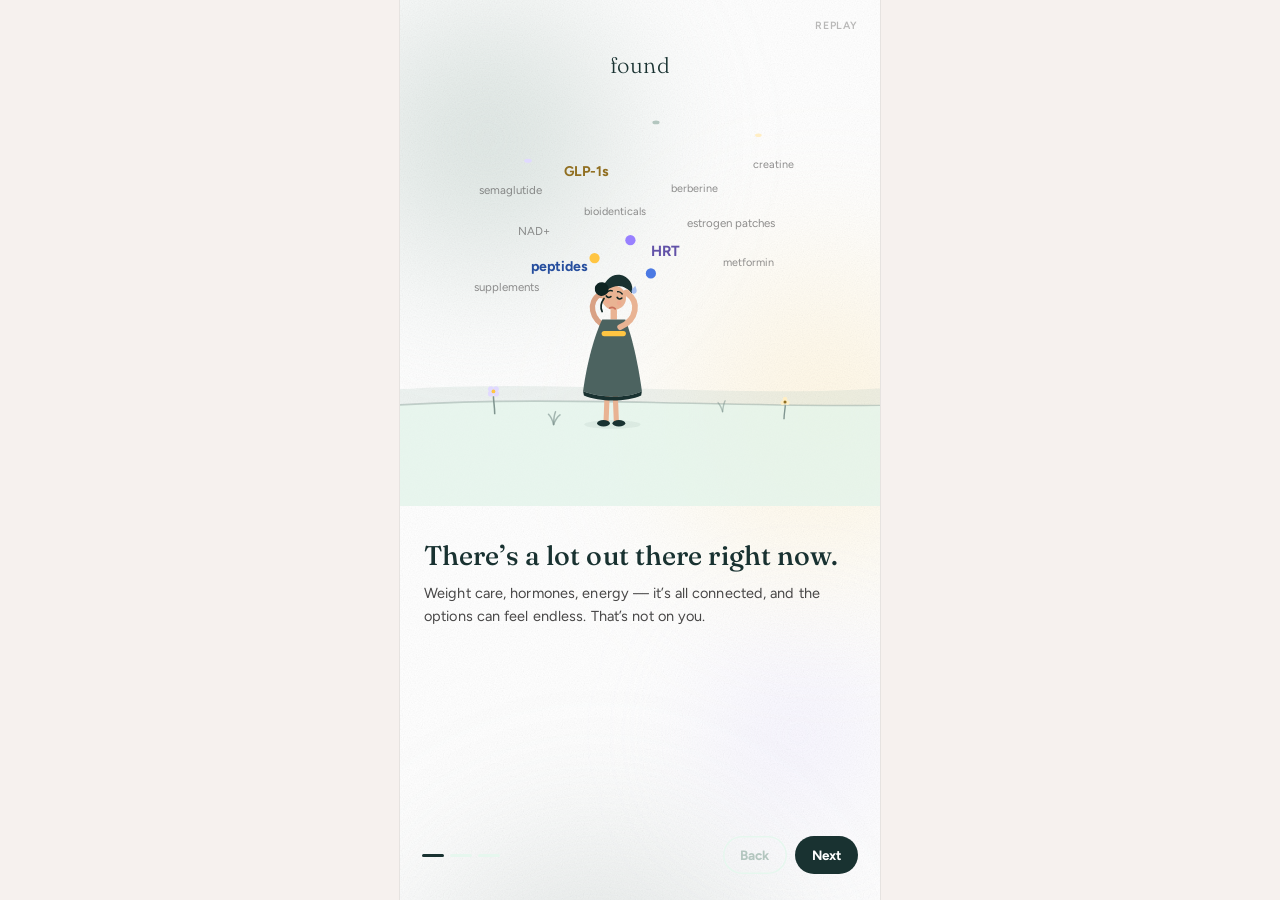
<file: Prototypes/Pyramid_Option_1.html>
<!DOCTYPE html>
<html lang="en">
<head>
<meta charset="utf-8">
<meta name="viewport" content="width=device-width,initial-scale=1,viewport-fit=cover">
<title>A place to start</title>
<link rel="preconnect" href="https://fonts.googleapis.com">
<link rel="preconnect" href="https://fonts.gstatic.com" crossorigin>
<link href="https://fonts.googleapis.com/css2?family=Figtree:wght@300;500;600;700&family=Fraunces:opsz,wght@9..144,300;9..144,400;9..144,500;9..144,600&display=swap" rel="stylesheet">
<link href="https://fonts.googleapis.com/css2?family=Material+Symbols+Rounded:opsz,wght,FILL,GRAD@24,300,0,0&display=block" rel="stylesheet">
<link rel="stylesheet" href="shared/base.css?v=2025-08-26g">
<style>
/* ============ Option 1 · conversation — input layer ============ */
/* the typing field: her words as the hero line, now actually hers */
.tin{width:100%;border:0;resize:none;background:transparent;outline:none;
  font-family:var(--sans);font-size:24px;font-weight:500;line-height:1.38;
  letter-spacing:.1px;color:var(--sage-500);caret-color:var(--sage-500)}
.tin::placeholder{color:var(--sage-200)}
.tsend{margin-top:10px}
.t-x{position:absolute;left:var(--sp-md);top:52px}
/* test mode: simulated listening — bars instead of a transcript */
.eq{display:flex;gap:5px;align-items:center;justify-content:center;height:26px;margin-bottom:8px}
.eq i{display:block;width:4.5px;border-radius:3px;background:var(--sage-500);
  animation:eqb 0.9s ease-in-out infinite}
.eq i:nth-child(1){height:10px;animation-delay:0s}
.eq i:nth-child(2){height:18px;animation-delay:-.55s}
.eq i:nth-child(3){height:24px;animation-delay:-.2s}
.eq i:nth-child(4){height:16px;animation-delay:-.7s}
.eq i:nth-child(5){height:11px;animation-delay:-.35s}
@keyframes eqb{0%,100%{transform:scaleY(.45)}50%{transform:scaleY(1)}}
.eq-cap{font-size:13px;font-weight:600;letter-spacing:.2px;color:var(--sage-400);text-align:center;margin:0}
/* the transcript area's top-fade mask would eat the bars — lift it here */
.live.sim{-webkit-mask-image:none;mask-image:none;opacity:1;overflow:visible}

/* the fallback chips — only ever seen if two tries didn't land */
.chips{display:flex;flex-direction:column;gap:10px}
.chip{border:0;cursor:pointer;font-family:var(--sans);text-align:left;font-size:15px;
  font-weight:500;letter-spacing:.1px;line-height:1.35;color:var(--sage-500);
  background:rgba(255,255,255,.9);border-radius:var(--r-xs);padding:13px 15px;
  box-shadow:inset 0 0 0 1px var(--gray-50);
  transition:box-shadow .2s,background .2s,transform .2s}
.chip:hover{box-shadow:inset 0 0 0 1.5px var(--sage-300);transform:translateY(-1px)}
.chip.go{background:var(--sage-500);color:#fff;text-align:center;box-shadow:none}
.chip.go:hover{background:var(--sage-400)}
.chip.multi{display:flex;align-items:center;gap:11px}
.chip .ck{flex:0 0 auto;width:19px;height:19px;border-radius:6px;position:relative;
  box-shadow:inset 0 0 0 1.5px var(--sage-200);background:#fff;
  transition:background .2s,box-shadow .2s}
.chip .ck:after{content:'';position:absolute;left:6px;top:2.5px;width:5px;height:9px;
  border:solid #fff;border-width:0 2px 2px 0;transform:rotate(45deg) scale(0);
  transition:transform .18s cubic-bezier(.2,.7,.2,1)}
.chip.picked .ck{background:var(--sage-500);box-shadow:none}
.chip.picked .ck:after{transform:rotate(45deg) scale(1)}
.numrow{display:flex;gap:10px;margin-bottom:2px}
.numrow label{flex:1 1 0;display:flex;flex-direction:column;gap:6px;
  font-family:var(--sans);font-size:10.5px;font-weight:700;letter-spacing:.7px;
  text-transform:uppercase;color:var(--sage-400)}
.numrow select,.numrow input{font-family:var(--sans);font-size:16px;font-weight:600;
  letter-spacing:.1px;color:var(--sage-500);border:0;border-radius:var(--r-xs);
  padding:12px 13px;background:rgba(255,255,255,.9);
  box-shadow:inset 0 0 0 1px var(--gray-50);-webkit-appearance:none;appearance:none}
.numrow select:focus,.numrow input:focus{outline:none;box-shadow:inset 0 0 0 1.5px var(--sage-300)}
</style>
</head>
<body>

<div class="device" id="dev">
  <button class="reset" id="reset">Replay</button>

<div class="screen" id="scrIntro">
    <div class="amb"><i></i><i></i><i></i><i></i></div>
    <div class="iinner">
      <div class="ihdr"><p class="wordmark">found</p></div>
      <div class="scene">
      <svg class="stage" viewBox="0 0 375 330" style="width:100%;display:block" aria-label="Una mujer que pasa del ruido a la claridad: un solo hilo conecta los tres momentos">
      <defs>
        <radialGradient id="haloGrad" cx="50%" cy="50%" r="50%">
          <stop offset="0%" stop-color="#FFEEC4" stop-opacity=".95"></stop>
          <stop offset="55%" stop-color="#FFEEC4" stop-opacity=".45"></stop>
          <stop offset="100%" stop-color="#FFEEC4" stop-opacity="0"></stop>
        </radialGradient>
        <radialGradient id="sunGrad" cx="50%" cy="50%" r="50%">
          <stop offset="0%" stop-color="#FFC542" stop-opacity=".9"></stop>
          <stop offset="60%" stop-color="#FFEEC4" stop-opacity=".55"></stop>
          <stop offset="100%" stop-color="#FFEEC4" stop-opacity="0"></stop>
        </radialGradient>
      </defs>
      <g id="nCam" style="transition:transform 1.5s cubic-bezier(.4,.1,.35,.95)">

        <!-- ground -->
        <path d="M-20 240 C 120 228 260 248 400 236 C 560 222 700 248 860 234 C 980 226 1080 242 1160 236 L1160 330 L-20 330 Z" fill="#B3C6BF" opacity=".22"></path>
        <path d="M-20 252 C 140 240 300 258 460 248 C 620 238 780 256 940 246 C 1040 240 1100 250 1160 246 L1160 330 L-20 330 Z" fill="#E6F7EE" opacity=".72"></path>
        <path d="M-20 252 C 140 240 300 258 460 248 C 620 238 780 256 940 246 C 1040 240 1100 250 1160 246" fill="none" stroke="#809590" stroke-width="1.3" opacity=".4"></path>

        <!-- sun & birds (beat 3 sky) -->
        <circle cx="1075" cy="86" r="34" fill="url(#sunGrad)"></circle>
        <circle cx="1075" cy="86" r="15" fill="#FFC542" opacity=".9"></circle>
        <g style="transform-box:fill-box;transform-origin:50% 50%;animation:nrays 46s linear infinite" opacity=".55">
          <line x1="1075" y1="62" x2="1075" y2="55" stroke="#FFC542" stroke-width="2" stroke-linecap="round"></line>
          <line x1="1075" y1="110" x2="1075" y2="117" stroke="#FFC542" stroke-width="2" stroke-linecap="round"></line>
          <line x1="1051" y1="86" x2="1044" y2="86" stroke="#FFC542" stroke-width="2" stroke-linecap="round"></line>
          <line x1="1099" y1="86" x2="1106" y2="86" stroke="#FFC542" stroke-width="2" stroke-linecap="round"></line>
          <line x1="1058" y1="69" x2="1053" y2="64" stroke="#FFC542" stroke-width="2" stroke-linecap="round"></line>
          <line x1="1092" y1="103" x2="1097" y2="108" stroke="#FFC542" stroke-width="2" stroke-linecap="round"></line>
          <line x1="1092" y1="69" x2="1097" y2="64" stroke="#FFC542" stroke-width="2" stroke-linecap="round"></line>
          <line x1="1058" y1="103" x2="1053" y2="108" stroke="#FFC542" stroke-width="2" stroke-linecap="round"></line>
        </g>
        <g style="animation:nbird 7s ease-in-out infinite">
          <path d="M965 100 q4.5 -4.5 9 0 q4.5 -4.5 9 0" fill="none" stroke="#4C6360" stroke-width="1.4" stroke-linecap="round" opacity=".7"></path>
          <path d="M925 122 q3.5 -3.5 7 0 q3.5 -3.5 7 0" fill="none" stroke="#4C6360" stroke-width="1.2" stroke-linecap="round" opacity=".5"></path>
        </g>

        <!-- THE THREAD: one line through all three beats -->
        <circle r="4" fill="#FFC542" id="nDotA" style="transition:transform 1.7s cubic-bezier(.36,.72,.28,1) .15s"></circle>
        <circle r="4" fill="#9880FF" id="nDotL" style="transition:transform 1.7s cubic-bezier(.36,.72,.28,1) .25s"></circle>
        <circle r="4" fill="#4B79E3" id="nDotS" style="transition:transform 1.7s cubic-bezier(.36,.72,.28,1) .35s"></circle>

        <!-- flowers & grass -->
        <g transform="translate(74,258)"><g style="transform-box:fill-box;transform-origin:50% 100%;animation:nswy 4.2s ease-in-out infinite"><path d="M0 0 C 0 -6 -1 -10 -1 -14" stroke="#809590" stroke-width="1.2" fill="none"></path><circle cx="-3.2" cy="-16" r="2.2" fill="#E1DAFF"></circle><circle cx="1.2" cy="-16" r="2.2" fill="#E1DAFF"></circle><circle cx="-3" cy="-19.6" r="2.2" fill="#E1DAFF"></circle><circle cx="1" cy="-19.6" r="2.2" fill="#E1DAFF"></circle><circle cx="-1" cy="-17.8" r="1.5" fill="#FFC542"></circle></g></g>
        <g transform="translate(300,262)"><g style="transform-box:fill-box;transform-origin:50% 100%;animation:nswy 5s ease-in-out infinite"><path d="M0 0 C 0 -5 1 -8 1 -11" stroke="#809590" stroke-width="1.1" fill="none"></path><circle cx="-1" cy="-13" r="1.8" fill="#FFEEC4"></circle><circle cx="2.6" cy="-13" r="1.8" fill="#FFEEC4"></circle><circle cx="0.8" cy="-15.8" r="1.8" fill="#FFEEC4"></circle><circle cx="0.8" cy="-13.6" r="1.2" fill="#916F21"></circle></g></g>
        <g transform="translate(120,266)"><path d="M0 0 C -1 -4 -2.5 -6.5 -4 -8" stroke="#809590" stroke-width="1.2" stroke-linecap="round" fill="none" opacity=".65"></path><path d="M0 0 C 0 -5 .5 -7.5 1.5 -10" stroke="#809590" stroke-width="1.2" stroke-linecap="round" fill="none" opacity=".65"></path><path d="M0 0 C 1.5 -4 3 -6 5 -7.5" stroke="#809590" stroke-width="1.2" stroke-linecap="round" fill="none" opacity=".65"></path></g>
        <g transform="translate(252,256)"><path d="M0 0 C -1 -3.5 -2 -5.5 -3.5 -7" stroke="#809590" stroke-width="1.1" stroke-linecap="round" fill="none" opacity=".55"></path><path d="M0 0 C .5 -4.5 1 -6.5 2 -8.5" stroke="#809590" stroke-width="1.1" stroke-linecap="round" fill="none" opacity=".55"></path></g>
        <g transform="translate(445,258)"><g style="transform-box:fill-box;transform-origin:50% 100%;animation:nswy 4.6s ease-in-out infinite"><path d="M0 0 C 0 -6 1 -10 1 -14" stroke="#809590" stroke-width="1.2" fill="none"></path><circle cx="-1.2" cy="-16" r="2.2" fill="#D6E4FA"></circle><circle cx="3.2" cy="-16" r="2.2" fill="#D6E4FA"></circle><circle cx="1" cy="-19.4" r="2.2" fill="#D6E4FA"></circle><circle cx="1" cy="-16.6" r="1.4" fill="#FFC542"></circle></g></g>
        <g transform="translate(636,254)"><path d="M0 0 C -1 -4 -2.5 -6.5 -4 -8" stroke="#809590" stroke-width="1.2" stroke-linecap="round" fill="none" opacity=".6"></path><path d="M0 0 C 0 -5 .5 -7.5 1.5 -10" stroke="#809590" stroke-width="1.2" stroke-linecap="round" fill="none" opacity=".6"></path></g>
        <g transform="translate(608,264)"><g style="transform-box:fill-box;transform-origin:50% 100%;animation:nswy 5.4s ease-in-out infinite"><path d="M0 0 C 0 -5 -1 -8 -1 -12" stroke="#809590" stroke-width="1.1" fill="none"></path><circle cx="-3" cy="-14" r="1.9" fill="#E1DAFF"></circle><circle cx="0.8" cy="-14" r="1.9" fill="#E1DAFF"></circle><circle cx="-1.1" cy="-17" r="1.9" fill="#E1DAFF"></circle><circle cx="-1.1" cy="-14.6" r="1.3" fill="#FFC542"></circle></g></g>
        <g transform="translate(806,252)"><path d="M0 0 C -1 -4 -2.5 -6.5 -4 -8" stroke="#809590" stroke-width="1.2" stroke-linecap="round" fill="none" opacity=".6"></path><path d="M0 0 C 1.5 -4 3 -6 5 -7.5" stroke="#809590" stroke-width="1.2" stroke-linecap="round" fill="none" opacity=".6"></path></g>
        <g transform="translate(862,260)"><g style="transform-box:fill-box;transform-origin:50% 100%;animation:nswy 4.4s ease-in-out infinite"><path d="M0 0 C 0 -6 1 -9 1 -13" stroke="#809590" stroke-width="1.2" fill="none"></path><circle cx="-1" cy="-15" r="2" fill="#FFEEC4"></circle><circle cx="3" cy="-15" r="2" fill="#FFEEC4"></circle><circle cx="1" cy="-18.2" r="2" fill="#FFEEC4"></circle><circle cx="1" cy="-15.6" r="1.3" fill="#916F21"></circle></g></g>
        <g transform="translate(1052,254)"><path d="M0 0 C -1 -3 -2 -5 -3 -6" stroke="#809590" stroke-width="1.1" stroke-linecap="round" fill="none" opacity=".55"></path><path d="M0 0 C .5 -4 1 -6 2 -7.5" stroke="#809590" stroke-width="1.1" stroke-linecap="round" fill="none" opacity=".55"></path><path d="M0 0 C 2 -3 3.5 -4.5 5 -5.5" stroke="#809590" stroke-width="1.1" stroke-linecap="round" fill="none" opacity=".55"></path></g>

        <!-- petals -->
        <g transform="translate(100,60)"><ellipse rx="3" ry="1.6" fill="#E1DAFF" style="animation:npetal 11s linear infinite"></ellipse></g>
        <g transform="translate(280,40)"><ellipse rx="2.6" ry="1.4" fill="#FFEEC4" style="animation:npetal 13s linear infinite;animation-delay:-4s"></ellipse></g>
        <g transform="translate(200,30)"><ellipse rx="2.8" ry="1.5" fill="#B3C6BF" style="animation:npetal 15s linear infinite;animation-delay:-8s"></ellipse></g>
        <g transform="translate(480,50)"><ellipse rx="3" ry="1.6" fill="#E1DAFF" style="animation:npetal 12s linear infinite;animation-delay:-2s"></ellipse></g>
        <g transform="translate(660,36)"><ellipse rx="2.6" ry="1.4" fill="#FFEEC4" style="animation:npetal 14s linear infinite;animation-delay:-6s"></ellipse></g>
        <g transform="translate(860,46)"><ellipse rx="3" ry="1.6" fill="#E1DAFF" style="animation:npetal 12.5s linear infinite;animation-delay:-3s"></ellipse></g>
        <g transform="translate(1000,32)"><ellipse rx="2.7" ry="1.5" fill="#B3C6BF" style="animation:npetal 14.5s linear infinite;animation-delay:-9s"></ellipse></g>

        <!-- ===== BEAT 1 · el ruido ===== -->
        <g id="nTangle" style="opacity:1;transition:opacity .9s ease">
          <text x="62" y="86" font-family="Figtree,sans-serif" font-size="9" fill="#484747" opacity=".6" style="animation:nwfloat 5.2s ease-in-out infinite">semaglutide</text>
          <text x="128" y="72" font-family="Figtree,sans-serif" font-size="11" font-weight="700" fill="#916F21" style="animation:nwfloat2 4.6s ease-in-out infinite;animation-delay:-1.2s">GLP-1s</text>
          <text x="212" y="84" font-family="Figtree,sans-serif" font-size="8.5" fill="#484747" opacity=".6" style="animation:nwfloat 6s ease-in-out infinite;animation-delay:-2.4s">berberine</text>
          <text x="224" y="112" font-family="Figtree,sans-serif" font-size="9" fill="#484747" opacity=".6" style="animation:nwfloat2 5.4s ease-in-out infinite;animation-delay:-3.1s">estrogen patches</text>
          <text x="196" y="134" font-family="Figtree,sans-serif" font-size="11.5" font-weight="700" fill="#6252A8" style="animation:nwfloat 4.9s ease-in-out infinite;animation-delay:-.8s">HRT</text>
          <text x="92" y="118" font-family="Figtree,sans-serif" font-size="9" fill="#484747" opacity=".6" style="animation:nwfloat2 5.8s ease-in-out infinite;animation-delay:-1.9s">NAD+</text>
          <text x="102" y="146" font-family="Figtree,sans-serif" font-size="11" font-weight="700" fill="#264E9E" style="animation:nwfloat 5.1s ease-in-out infinite;animation-delay:-2.7s">peptides</text>
          <text x="252" y="142" font-family="Figtree,sans-serif" font-size="8.5" fill="#484747" opacity=".6" style="animation:nwfloat2 6.2s ease-in-out infinite;animation-delay:-4.2s">metformin</text>
          <text x="58" y="162" font-family="Figtree,sans-serif" font-size="9" fill="#484747" opacity=".6" style="animation:nwfloat 5.6s ease-in-out infinite;animation-delay:-3.6s">supplements</text>
          <text x="276" y="66" font-family="Figtree,sans-serif" font-size="8.5" fill="#484747" opacity=".6" style="animation:nwfloat2 5.3s ease-in-out infinite;animation-delay:-1.5s">creatine</text>
          <text x="144" y="102" font-family="Figtree,sans-serif" font-size="8.5" fill="#484747" opacity=".6" style="animation:nwfloat 6.4s ease-in-out infinite;animation-delay:-5s">bioidenticals</text>
        </g>
        <!-- ===== BEAT 2 · ser escuchada ===== -->
        <g transform="translate(-85,0)">
        <circle cx="550" cy="200" r="56" fill="url(#haloGrad)" class="nHaloFx" style="opacity:0;transition:opacity 1.1s ease"></circle>
        <g class="nHaloFx" style="opacity:0;transition:opacity 1.1s ease">
          <path d="M492 190 L493.6 194.4 L498 196 L493.6 197.6 L492 202 L490.4 197.6 L486 196 L490.4 194.4 Z" fill="#FFC542" style="transform-box:fill-box;transform-origin:50% 50%;animation:nsparkle 2.6s ease-in-out infinite"></path>
          <path d="M506 148 L507.3 151.7 L511 153 L507.3 154.3 L506 158 L504.7 154.3 L501 153 L504.7 151.7 Z" fill="#9880FF" style="transform-box:fill-box;transform-origin:50% 50%;animation:nsparkle 3.1s ease-in-out infinite;animation-delay:-1.2s"></path>
          <path d="M578 226 L579.2 229.3 L582.4 230.4 L579.2 231.5 L578 234.8 L576.8 231.5 L573.6 230.4 L576.8 229.3 Z" fill="#4B79E3" style="transform-box:fill-box;transform-origin:50% 50%;animation:nsparkle 2.9s ease-in-out infinite;animation-delay:-.6s"></path>
        </g>
        </g>
        <g>
          <ellipse cx="585" cy="250" rx="26" ry="3.4" fill="#193231" opacity=".07"></ellipse>
          <path d="M585 192 C 582 212 588 230 585 248" fill="none" stroke="#809590" stroke-width="2.6" stroke-linecap="round"></path>
          <path d="M584 224 C 576 216 566 213 557 215 C 563 224 574 228 584 224 Z" fill="#B3C6BF"></path>
          <path d="M586 236 C 594 229 604 227 612 230 C 605 238 595 241 586 236 Z" fill="#B3C6BF"></path>
          <path d="M573 158 C 568 166 566 176 568 184 C 574 179 577 170 576 161 Z" fill="#B3C6BF" opacity=".9"></path>
          <path d="M597 158 C 602 166 604 176 602 184 C 596 179 593 170 594 161 Z" fill="#B3C6BF" opacity=".9"></path>
          <path d="M530 80 C 530 108 556 132 573 148 L573 160 L597 160 L597 148 C 614 132 640 108 640 80 Z" fill="#E6F7EE" opacity=".8"></path>
          <path d="M530 80 C 530 108 556 132 573 148 L573 160" fill="none" stroke="#4C6360" stroke-width="1.6" stroke-linecap="round"></path>
          <path d="M640 80 C 640 108 614 132 597 148 L597 160" fill="none" stroke="#4C6360" stroke-width="1.6" stroke-linecap="round"></path>
          <path d="M573 160 L575 190 M597 160 L595 190" stroke="#4C6360" stroke-width="1.6" stroke-linecap="round" fill="none"></path>
          <path d="M575 190 Q 585 194 595 190" fill="none" stroke="#4C6360" stroke-width="1.6" stroke-linecap="round"></path>
          <path d="M573 160 L597 160" stroke="#809590" stroke-width="1" opacity=".5"></path>
          <ellipse cx="585" cy="80" rx="55" ry="12" fill="#F0FAF5" stroke="#4C6360" stroke-width="1.6"></ellipse>
          <ellipse cx="585" cy="80" rx="44" ry="8.5" fill="#E6F7EE" opacity=".9"></ellipse>
          <ellipse cx="585" cy="80" rx="30" ry="5.5" fill="none" stroke="#809590" stroke-width="1.1" stroke-dasharray="4 5" style="animation:nvortex 6s linear infinite"></ellipse>
          <circle cx="585" cy="167" r="2.2" fill="#FFC542"></circle>
          <circle cx="585" cy="176" r="2.2" fill="#9880FF"></circle>
          <circle cx="585" cy="185" r="2.2" fill="#4B79E3"></circle>
          <path d="M648 106 L649.6 110.4 L654 112 L649.6 113.6 L648 118 L646.4 113.6 L642 112 L646.4 110.4 Z" fill="#FFC542" style="transform-box:fill-box;transform-origin:50% 50%;animation:nsparkle 2.7s ease-in-out infinite"></path>
          <path d="M520 122 L521.3 125.7 L525 127 L521.3 128.3 L520 132 L518.7 128.3 L515 127 L518.7 125.7 Z" fill="#9880FF" style="transform-box:fill-box;transform-origin:50% 50%;animation:nsparkle 3.2s ease-in-out infinite;animation-delay:-1.1s"></path>
          <text x="400" y="40" font-family="Figtree,sans-serif" font-size="9" fill="#484747" style="--dx:160px;--dy:34px;animation:nwflow 5s linear infinite">estrogen patches</text>
          <text x="428" y="20" font-family="Figtree,sans-serif" font-size="9" fill="#484747" style="--dx:132px;--dy:54px;animation:nwflow 5.4s linear infinite;animation-delay:-.7s">semaglutide</text>
          <text x="468" y="54" font-family="Figtree,sans-serif" font-size="9.5" font-weight="700" fill="#916F21" style="--dx:98px;--dy:22px;animation:nwflow 4.6s linear infinite;animation-delay:-1.4s">GLP-1s</text>
          <text x="396" y="88" font-family="Figtree,sans-serif" font-size="9" fill="#484747" style="--dx:168px;--dy:-10px;animation:nwflow 5.8s linear infinite;animation-delay:-2.1s">berberine</text>
          <text x="524" y="26" font-family="Figtree,sans-serif" font-size="9" fill="#484747" style="--dx:48px;--dy:50px;animation:nwflow 4.4s linear infinite;animation-delay:-2.8s">NAD+</text>
          <text x="672" y="36" font-family="Figtree,sans-serif" font-size="9.5" font-weight="700" fill="#6252A8" style="--dx:-94px;--dy:40px;animation:nwflow 4.8s linear infinite;animation-delay:-3.5s">HRT</text>
          <text x="702" y="66" font-family="Figtree,sans-serif" font-size="9.5" font-weight="700" fill="#264E9E" style="--dx:-126px;--dy:12px;animation:nwflow 5.2s linear infinite;animation-delay:-4.2s">peptides</text>
          <text x="648" y="18" font-family="Figtree,sans-serif" font-size="9" fill="#484747" style="--dx:-76px;--dy:58px;animation:nwflow 5.6s linear infinite;animation-delay:-4.9s">supplements</text>
        </g>
        <!-- mariposa -->
        <g transform="translate(604,236)"><g style="animation:nbfly 9s ease-in-out infinite">
          <g style="transform-box:fill-box;transform-origin:50% 50%;animation:nflutter .5s ease-in-out infinite">
            <ellipse cx="-3.4" cy="-1" rx="3.4" ry="2.3" fill="#9880FF" opacity=".85" transform="rotate(-20)"></ellipse>
            <ellipse cx="3.4" cy="-1" rx="3.4" ry="2.3" fill="#9880FF" opacity=".85" transform="rotate(20)"></ellipse>
          </g>
          <line x1="0" y1="-3" x2="0" y2="3" stroke="#193231" stroke-width="1.2" stroke-linecap="round"></line>
        </g></g>

        <!-- ===== BEAT 3 · el punto de partida ===== -->
        <g id="nWp" style="opacity:0;transition:opacity .9s ease .5s">
          <circle cx="1008" cy="246" r="18" fill="#FFEEC4" opacity=".85" style="transform-box:fill-box;transform-origin:50% 50%;animation:npulse 3.2s ease-in-out infinite"></circle>
          <circle cx="1008" cy="246" r="12" fill="none" stroke="#FFC542" stroke-width="1.6" style="transform-box:fill-box;transform-origin:50% 50%;animation:nringx 2.8s ease-out infinite"></circle>
          <path d="M1008 239 L1009.8 244.2 L1015 246 L1009.8 247.8 L1008 253 L1006.2 247.8 L1001 246 L1006.2 244.2 Z" fill="#FFC542" style="transform-box:fill-box;transform-origin:50% 50%;animation:nsparkle 3s ease-in-out infinite"></path>
          <path d="M1026 244.5 C 1060 240 1095 236 1135 231" fill="none" stroke="#809590" stroke-width="1.5" stroke-dasharray="2 7" stroke-linecap="round" opacity=".65"></path>
        </g>
        
        <!-- LA CHICA: una sola figura que camina entre beats -->
        <g id="nGirl" style="transform:translateX(166px);transition:transform 1.5s cubic-bezier(.4,.1,.35,.95)">
          <ellipse cx="0" cy="266" rx="22" ry="3.4" fill="#193231" opacity=".06"></ellipse>
          <g id="nP1" style="opacity:1;transition:opacity .3s"><g transform="translate(-166,0)">
          <!-- figura beat 1: abrumada, mano a la sien -->
        <g style="transform-box:fill-box;transform-origin:50% 100%;animation:nbreathe 4.4s ease-in-out infinite">
          <path d="M162 190 C 148.5 184 147 170 156 164.5" stroke="#D9A184" stroke-width="4.2" stroke-linecap="round" fill="none"></path>
          <circle cx="157" cy="165" r="2.3" fill="#D9A184"></circle>
          <line x1="168" y1="238" x2="169" y2="263" stroke="#E9B393" stroke-width="4" stroke-linecap="round"></line>
          <line x1="162" y1="238" x2="161" y2="263" stroke="#E9B393" stroke-width="4" stroke-linecap="round"></line>
          <ellipse cx="171" cy="265" rx="5" ry="2.5" fill="#193231"></ellipse>
          <ellipse cx="159" cy="265" rx="5" ry="2.5" fill="#193231"></ellipse>
          <rect x="164.5" y="176" width="5" height="8" fill="#E9B393"></rect>
          <path d="M158 184 C 152 196 146 218 143 240 C 157 245.5 178 245.5 189 240 C 186 218 181 196 176 184 Z" fill="#4C6360"></path>
          <path d="M143 240 C 157 245.5 178 245.5 189 240 L 188.4 243.4 C 177 248.6 156 248.6 143.7 243.4 Z" fill="#193231"></path>
          <rect x="157.5" y="193" width="19" height="4" rx="2" fill="#FFC542"></rect>
          <g transform="rotate(8 167 168)">
            <circle cx="167" cy="167" r="9.5" fill="#E9B393"></circle>
            <path d="M158 165 C 156 155.5 162.5 148.6 169 148.6 C 176 148.6 181.4 154.6 180.4 162 C 176.4 157.6 170.4 155.8 165.2 158.8 C 161.2 161 158.8 163 158 165 Z" fill="#193231"></path>
            <circle cx="156.6" cy="161.6" r="5.4" fill="#0F2422"></circle>
            <path d="M159.4 168.6 C 157.4 172.4 157.4 176 159.4 179" stroke="#0F2422" stroke-width="1.3" fill="none" stroke-linecap="round"></path>
            <path d="M160.9 166.4 q1.8 1.9 3.6 0" stroke="#0F2422" stroke-width="1.3" fill="none" stroke-linecap="round"></path>
            <path d="M169.5 166.4 q1.8 1.9 3.6 0" stroke="#0F2422" stroke-width="1.3" fill="none" stroke-linecap="round"></path>
            <path d="M161.2 163.2 q1.9 -1.9 3.8 -1.3" stroke="#0F2422" stroke-width="1.1" fill="none" stroke-linecap="round"></path>
            <path d="M169.2 161.9 q1.9 -.6 3.8 1.3" stroke="#0F2422" stroke-width="1.1" fill="none" stroke-linecap="round"></path>
            <circle cx="162.4" cy="170.6" r="1.8" fill="#F2A48D" opacity=".55"></circle>
            <circle cx="171.6" cy="170.6" r="1.8" fill="#F2A48D" opacity=".55"></circle>
            <path d="M164.8 175.4 q2.2 -1.7 4.4 0" stroke="#C96F5B" stroke-width="1.3" fill="none" stroke-linecap="round"></path>
            <path d="M182.2 155.5 C 184 158 184.3 159.8 183.3 161 C 182.3 162.1 180.6 161.9 180 160.6 C 179.5 159.4 180.3 157.6 182.2 155.5 Z" fill="#9AB7F1" opacity=".85"></path>
          </g>
          <path d="M172 190 C 185.5 184 187 170 177.5 163.5" stroke="#E9B393" stroke-width="4.5" stroke-linecap="round" fill="none"></path>
          <circle cx="177" cy="163" r="2.4" fill="#E9B393"></circle>
        </g>
          </g></g>
          <g id="nP2" style="opacity:0;transition:opacity .3s"><g transform="translate(-550,0)">
          <!-- figura beat 2: serena, manos al pecho sosteniendo el hilo -->
        <g style="transform-box:fill-box;transform-origin:50% 100%;animation:nbreathe 4.8s ease-in-out infinite;animation-delay:-1.4s">
          <line x1="546" y1="238" x2="545.5" y2="262" stroke="#E9B393" stroke-width="4" stroke-linecap="round"></line>
          <line x1="554" y1="238" x2="554.5" y2="262" stroke="#E9B393" stroke-width="4" stroke-linecap="round"></line>
          <ellipse cx="545" cy="264" rx="5" ry="2.5" fill="#193231"></ellipse>
          <ellipse cx="555" cy="264" rx="5" ry="2.5" fill="#193231"></ellipse>
          <rect x="547.5" y="173" width="5" height="9" fill="#E9B393"></rect>
          <path d="M542 182 C 536 196 531 216 529 238 C 543 244 560 244 571 238 C 569 216 564 196 558 182 Z" fill="#4C6360"></path>
          <path d="M529 238 C 543 244 560 244 571 238 L 570.5 241.4 C 559 246.8 542 246.8 529.6 241.4 Z" fill="#193231"></path>
          <rect x="541.5" y="192" width="17" height="4" rx="2" fill="#FFC542"></rect>
          <path d="M557.5 188 C 558.5 183.5 557 179 554.5 176.2" stroke="#E9B393" stroke-width="3.6" stroke-linecap="round" fill="none"></path>
          <circle cx="554" cy="175.6" r="2.7" fill="#E9B393"></circle>
          <path d="M542.5 188 C 545 193 547.5 196.5 549 198.5" stroke="#E9B393" stroke-width="3.6" stroke-linecap="round" fill="none"></path>
          <g transform="rotate(6 550 174)">
          <circle cx="550" cy="165" r="9.5" fill="#E9B393"></circle>
          <g style="transform-box:fill-box;transform-origin:50% 15%;animation:nhairflow 5.6s ease-in-out infinite">
            <path d="M540 166 C 538 154 545 146.6 551 146.6 C 558 146.6 564 153 563.2 162 C 563 168 564.2 174 566.4 178.4 C 561.4 176.4 559 172 558.2 167.6 C 554.4 163.6 546.6 163.6 543 168 C 542 172.4 540.6 176 537.6 178.4 C 539 174.4 540 170 540 166 Z" fill="#193231"></path>
            <path d="M563 158 C 565 163 565.6 169.6 564.6 175" stroke="#0F2422" stroke-width="1.2" fill="none" stroke-linecap="round" opacity=".8"></path>
          </g>
          <ellipse cx="546.6" cy="164" rx="2.4" ry="2.8" fill="#FFFFFF"></ellipse>
          <circle cx="547.9" cy="163" r="1.4" fill="#0F2422"></circle>
          <ellipse cx="554.6" cy="164" rx="2.4" ry="2.8" fill="#FFFFFF"></ellipse>
          <circle cx="555.9" cy="163" r="1.4" fill="#0F2422"></circle>
          <path d="M544.6 159.8 q1.9 -.9 3.8 -.5" stroke="#0F2422" stroke-width="1" fill="none" stroke-linecap="round"></path>
          <path d="M552.4 157.2 q2 -1.8 4 -.5" stroke="#0F2422" stroke-width="1.1" fill="none" stroke-linecap="round"></path>
          <circle cx="543.6" cy="168.4" r="1.9" fill="#F2A48D" opacity=".55"></circle>
          <circle cx="556.4" cy="168.4" r="1.9" fill="#F2A48D" opacity=".55"></circle>
          <ellipse cx="551.6" cy="171.6" rx="1.5" ry="1.9" fill="#C96F5B"></ellipse>
          </g>
        </g>
          </g></g>
          <g id="nP3" style="opacity:0;transition:opacity .3s"><g transform="translate(-906,0)">
          <!-- figura beat 3: en marcha, señalando el inicio -->
        <g style="transform-box:fill-box;transform-origin:50% 100%;animation:nfloaty 3.4s ease-in-out infinite">
          <path d="M905 236 C 901 246 896 254 890 260" stroke="#E9B393" stroke-width="4" stroke-linecap="round" fill="none"></path>
          <path d="M914 236 C 917 246 919 254 921 260.5" stroke="#E9B393" stroke-width="4" stroke-linecap="round" fill="none"></path>
          <ellipse cx="888" cy="261.5" rx="5" ry="2.5" fill="#193231" transform="rotate(-14 888 261.5)"></ellipse>
          <ellipse cx="922.5" cy="262" rx="5" ry="2.5" fill="#193231"></ellipse>
          <path d="M909 186 C 903 192 898 198 895 203" stroke="#E9B393" stroke-width="4.5" stroke-linecap="round" fill="none"></path>
          <rect x="911.5" y="173.5" width="5" height="9" fill="#E9B393"></rect>
          <g style="transform-box:fill-box;transform-origin:50% 0%;animation:nswy 3.4s ease-in-out infinite">
            <path d="M906 182 C 899 194 890 214 882 234 C 896 242 916 241 928 235 C 925 213 921 195 916 182 Z" fill="#4C6360"></path>
            <path d="M882 234 C 896 242 916 241 928 235 L 927.4 238.2 C 915 244 896 245 882.8 237.2 Z" fill="#193231"></path>
          </g>
          <rect x="904.5" y="191.5" width="17" height="4" rx="2" fill="#FFC542"></rect>
          <g transform="rotate(-4 915 165)">
            <circle cx="915" cy="165" r="9.5" fill="#E9B393"></circle>
            <g style="transform-box:fill-box;transform-origin:85% 50%;animation:nhairflow 4.2s ease-in-out infinite">
              <path d="M907 164 C 905 153 912 146.6 918 146.6 C 925 146.6 930 153 929 160 C 926.6 157.6 922.6 156 918.6 158 C 914 160 909.6 161.6 907 164 Z" fill="#193231"></path>
              <path d="M907.6 158 C 898 155.6 888.6 157.6 880.6 162.6 C 888.6 163.6 896.6 163.6 903.6 165.6 C 897 168 890.6 172 885 177 C 892.6 175.6 900.6 173.6 906.6 171.6 C 905.6 167 906 162 907.6 158 Z" fill="#193231"></path>
            </g>
            <circle cx="919.6" cy="164" r="1.4" fill="#0F2422"></circle>
            <path d="M917.6 160.4 q2.2 -1 4.2 -.5" stroke="#0F2422" stroke-width="1" fill="none" stroke-linecap="round"></path>
            <circle cx="917" cy="169" r="2" fill="#F2A48D" opacity=".55"></circle>
            <path d="M919.2 170.8 q2 1.9 3.9 .3" stroke="#C96F5B" stroke-width="1.2" fill="none" stroke-linecap="round"></path>
          </g>
          <path d="M921 185 C 930 181 938 175 945.5 168" stroke="#E9B393" stroke-width="4.5" stroke-linecap="round" fill="none"></path>
          <circle cx="946.5" cy="167" r="2.7" fill="#E9B393"></circle>
        </g>
          </g></g>
          <g id="nPw" style="opacity:0;transition:opacity .3s"><g id="nFlip">
          <g style="transform-box:fill-box;transform-origin:50% 0%;animation:nstepA .55s ease-in-out infinite"><line x1="1" y1="234" x2="8" y2="260" stroke="#E9B393" stroke-width="4" stroke-linecap="round"></line><ellipse cx="10" cy="261.5" rx="5" ry="2.5" fill="#193231"></ellipse></g>
          <g style="transform-box:fill-box;transform-origin:50% 0%;animation:nstepB .55s ease-in-out infinite"><line x1="-1" y1="234" x2="-8" y2="260" stroke="#E9B393" stroke-width="4" stroke-linecap="round"></line><ellipse cx="-10" cy="261.5" rx="5" ry="2.5" fill="#193231"></ellipse></g>
          <g style="animation:nbob .55s ease-in-out infinite">
            <g style="transform-box:fill-box;transform-origin:50% 10%;animation:narmswing .55s ease-in-out infinite"><path d="M-3 188 C -7 197 -9 205 -9 211" stroke="#D9A184" stroke-width="4.2" stroke-linecap="round" fill="none"></path></g>
            <path d="M-6 182 C -12 196 -18 216 -22 237 C -7 244.5 14 244 23 236 C 18 214 11 196 6 182 Z" fill="#4C6360"></path>
            <path d="M-22 237 C -7 244.5 14 244 23 236 L 22.5 239.2 C 12 246.6 -8 247.2 -22.7 240.2 Z" fill="#193231"></path>
            <rect x="-7" y="192" width="16" height="4" rx="2" fill="#FFC542"></rect>
            <rect x="-2.5" y="173.5" width="5" height="9" fill="#E9B393"></rect>
            <circle cx="1" cy="165" r="9.5" fill="#E9B393"></circle>
            <g style="transform-box:fill-box;transform-origin:80% 30%;animation:nhairflow 1.4s ease-in-out infinite">
              <path d="M-7 164 C -9 153 -2 146.6 4 146.6 C 11 146.6 16 153 15 160 C 12.6 157.6 8.6 156 4.6 158 C 0 160 -4.4 161.6 -7 164 Z" fill="#193231"></path>
              <path d="M-6.4 158 C -16 155.6 -25.4 158.6 -33.4 164.6 C -25.4 165.2 -17.4 164.8 -10.4 166.4 C -17 169.4 -23.4 173.8 -29 179 C -21.4 177.2 -13.4 174.4 -7.4 171.6 C -8.4 167 -8 162 -6.4 158 Z" fill="#193231"></path>
            </g>
            <circle cx="5.6" cy="164" r="1.4" fill="#0F2422"></circle>
            <path d="M3.4 159.8 q2.4 -1.4 4.4 -.6" stroke="#0F2422" stroke-width="1.1" fill="none" stroke-linecap="round"></path>
            <circle cx="3" cy="169" r="2" fill="#F2A48D" opacity=".55"></circle>
            <path d="M5.2 170.8 q2 1.7 3.9 .2" stroke="#C96F5B" stroke-width="1.2" fill="none" stroke-linecap="round"></path>
            <g style="transform-box:fill-box;transform-origin:50% 10%;animation:narmswing .55s ease-in-out infinite reverse"><path d="M4 187 C 9 195 12 202 13 208" stroke="#E9B393" stroke-width="4.5" stroke-linecap="round" fill="none"></path></g>
          </g>
          </g></g>
        </g>
      </g>
    </svg>
      </div>
      <div class="copy in" id="copy">
      <p class="t" id="ct">You've been trying to work out what's going on with your body.</p>
      <p class="s" id="cs">So has the internet. Loudly, and not about you.</p>
    </div>

      <div class="navbar">
      <div class="dots" id="dots"><i class="on"></i><i></i><i></i></div>
      <div class="nav">
        <button id="prev" disabled>Back</button>
        <button id="next" class="go">Next</button>
      </div>
    </div>
    </div>
  </div>

<div class="screen" id="scrCapture">
    <div class="amb"><i></i><i></i><i></i><i></i></div><div class="mass" id="mass"><i></i><i></i><i></i></div>
  <div class="breath"><i></i><i></i><i></i></div>
  <div class="inner">
    <div class="hdr"><p class="wordmark">found</p></div>
    <div class="mid">
      <p class="react" id="react"></p>
      <h2 class="q" id="q"></h2>
      <p class="sub" id="sub"></p>
      <button class="why" id="whybtn" aria-label="Why we ask"><span class="msr">auto_awesome</span></button>
      <p class="whytext" id="whytext"></p>
    </div>
    <div class="slot" id="slot"></div>
    <div class="ways" id="ways">
      <button class="way" data-mode="type"><span class="ring"><span class="msr">edit</span></span><span class="lbl">type</span></button>
      <button class="way" data-mode="speak"><span class="ring"><span class="msr">mic</span></span><span class="lbl">speak</span></button>
    </div>
  </div>

  <div class="skui">
    <button class="sk-x" id="skCancel" aria-label="Back"><span class="msr">close</span></button>
    <p class="live" id="live"></p>
    <div class="sk-controls">
      <button class="sk-btn sk-alt" id="skType"><span class="ring"><span class="msr">edit</span></span><span class="lbl">type instead</span></button>
      <button class="sk-btn sk-done" id="skDone"><span class="ring"><span class="msr">check</span></span><span class="lbl">done</span></button>
    </div>
  </div>

  </div>

  
<div class="screen" id="scrProc">
    <div class="breath"><i></i><i></i><i></i></div>
    <div class="proc">
    <div class="form" aria-hidden="true">
      <b class="core"></b>
      <i class="fa" style="--x:-130px;--y:-160px;--t:2.6s;--dl:0s"></i>
      <i class="fl" style="--x:120px;--y:-190px;--t:3.1s;--dl:-.6s"></i>
      <i class="fs" style="--x:150px;--y:-60px;--t:2.8s;--dl:-1.3s"></i>
      <i class="fa" style="--x:-155px;--y:40px;--t:3.3s;--dl:-2s"></i>
      <i class="fl" style="--x:-70px;--y:170px;--t:2.7s;--dl:-.9s"></i>
      <i class="fs" style="--x:95px;--y:150px;--t:3.4s;--dl:-1.7s"></i>
      <i class="fa" style="--x:60px;--y:-230px;--t:2.9s;--dl:-2.4s"></i>
      <i class="fl" style="--x:-165px;--y:-70px;--t:3.2s;--dl:-1.1s"></i>
      <i class="fs" style="--x:-40px;--y:-210px;--t:2.5s;--dl:-.3s"></i>
      <i class="fa" style="--x:140px;--y:60px;--t:3s;--dl:-2.8s"></i>
      <i class="fl" style="--x:35px;--y:200px;--t:2.6s;--dl:-1.5s"></i>
      <i class="fs" style="--x:-120px;--y:110px;--t:3.5s;--dl:-.7s"></i>
    </div>
    <div class="t-lines">
      <p class="t-line">Everything you said.</p>
      <p class="t-line">What matters most.</p>
      <p class="t-line">Your starting point.</p>
    </div>
  </div>
  </div>

<div class="screen" id="scrResult">
    <div class="rbreath"><i></i><i></i></div><div class="pad"><p class="wordmark">found</p></div>
  <div class="wrap">
    <div class="scroller" id="scroll">
      <p class="eyebrow rise">Your starting point</p>
      <h2 class="lead-head rise">Weight care.</h2>
      <p class="oneliner rise">Weight care is your starting point, with hormone and longevity support still in view.</p>

      <svg class="respyr rise" viewBox="0 0 440 182" aria-label="Your pyramid: weight and metabolism to start, hormones and longevity in view">
        <polygon class="rl lead rla" points="4,170 184,170 156,122 32,122"></polygon>
        <line class="rtick" x1="170" y1="148" x2="194" y2="148"></line>
        <text class="rbadge" x="200" y="136">START HERE</text>
        <text class="rn" x="200" y="150">Weight &amp; metabolism</text>
        <text class="rg" x="200" y="163">Weight, appetite, and metabolic health</text>
        <polygon class="rl rll" points="32,116 156,116 128,68 60,68"></polygon>
        <line class="rtick" x1="142" y1="94" x2="194" y2="94"></line>
        <text class="rn" x="200" y="96">Hormones</text>
        <text class="rg" x="200" y="109">Sleep, cycles, and other midlife changes</text>
        <polygon class="rl rls" points="60,62 128,62 94,14"></polygon>
        <line class="rtick" x1="111" y1="40" x2="194" y2="40"></line>
        <text class="rn" x="200" y="42">Energy &amp; longevity</text>
        <text class="rg" x="200" y="55">Energy, strength, recovery, and healthy aging</text>
      </svg>
      <p class="seq rise"><b>Your care can include all three.</b> Hormone and longevity support stay open as your needs evolve.</p>

      <h3 class="sec rise">The order from here</h3>
      <div id="rows" class="rise">
        <div class="row lead">
          <div class="row-hd"><span class="ord">1</span>
            <span class="row-t"><p class="row-when">Start here</p><p class="row-n">Weight &amp; metabolism</p>
            <p class="row-s">Weight care, including GLP-1 options</p></span></div>
        </div>
        <div class="row rl2">
          <div class="row-hd"><span class="ord">2</span>
            <span class="row-t"><p class="row-when">Keep in view</p><p class="row-n">Hormones</p>
            <p class="row-s">Support for sleep, cycles, and midlife changes</p></span></div>
        </div>
        <div class="row rl3">
          <div class="row-hd"><span class="ord">3</span>
            <span class="row-t"><p class="row-when">Open when you’re ready</p><p class="row-n">Longevity &amp; peptides</p>
            <p class="row-s">Support for energy, strength, and recovery</p></span></div>
        </div>
      </div>

      <div class="open-note rise"><b>This is a starting point, not a limit.</b> If another area feels more important, you can explore it first.</div>

      <div class="disc rise" id="disc">
        <button class="disc-hd">How we got here <span class="msr">expand_more</span></button>
        <div class="disc-body"><div class="disc-inner">
          <p style="margin:0">This is one way to organize the areas you explored. Weight care comes first here, while hormone care and longevity support remain open to you.</p>
        </div></div>
      </div>

      <div class="next rise">
        <b>What happens next</b>
        <ol><li>Answer a few health and safety questions.</li><li>A licensed clinician reviews your full picture.</li><li>Review the weight care options available to you.</li></ol>
      </div>
    </div>

    <div class="footbar">
      <button class="btn">See your weight care options</button>
    </div>
  </div>
  </div>

  <div class="grain"></div>
</div>

<script src="shared/flow.js?v=2025-08-27p"></script>
<script src="shared/engine.js?v=2025-08-27p"></script>
<script src="shared/intro.js?v=2025-08-26g"></script>
<script>
(function(){
  var reduce = matchMedia('(prefers-reduced-motion: reduce)').matches;
  var dev=document.getElementById('dev'), react=document.getElementById('react'),
      q=document.getElementById('q'), sub=document.getElementById('sub'),
      whybtn=document.getElementById('whybtn'),
      slot=document.getElementById('slot'), ways=document.getElementById('ways'),
      mass=document.getElementById('mass'), live=document.getElementById('live'),
      timers=[];
  function later(fn,ms){ timers.push(setTimeout(fn, reduce?10:ms)); }
  function clearT(){ timers.forEach(clearTimeout); timers=[]; stopVoice(); }

  var R = PyramidEngine.REACTS;

  /* Five scripted turns, one straight line. She types or speaks in her
     OWN words — whatever she says is accepted as-is; only the reaction
     (and everything after it) is scripted. */
  var TURNS=[
    {q:'How have you been feeling lately?',
     ph:'Start wherever feels natural…', react:R.opener},
    {q:'Could you share your height and current weight?',
     ph:'For example, 5\u20326\u2033 and 180 lb', react:R.weight},
    {q:'And how old are you?',
     ph:'For example, 44', react:R.age},
    {q:'What sex were you assigned at birth?',
     ph:'Male, female, or intersex', react:R.sex},
    {q:'Have you noticed any changes in your cycle, sleep, mood, or other midlife symptoms like hot flashes or night sweats?',
     ph:'Share anything you\u2019ve noticed…', react:R.hormone},
    {q:'Is there anything else you’d like support with, such as energy, strength, recovery, joint or tendon health, skin, or healthy aging?',
     ph:'Share anything else you\u2019d like support with…', react:R.longevity}
  ];

  var ti=0, pendingReact=null, current=null;

  /* ---------------- voice amplitude (visual only) ---------------- */
  var voiceTimer=null, amp=0, target=0;
  function startAmp(){
    if(reduce) return;
    stopAmp();
    voiceTimer=setInterval(function(){
      if(Math.random()<.45) target=Math.random();
      amp+=(target-amp)*0.34;
      mass.style.setProperty('--amp', amp.toFixed(3));
    },95);
  }
  function stopAmp(){
    if(voiceTimer){ clearInterval(voiceTimer); voiceTimer=null; }
    amp=0; target=0; mass.style.setProperty('--amp','0');
  }

  /* ---------------- real speech recognition ---------------- */
  var SR=window.SpeechRecognition||window.webkitSpeechRecognition;
  /* Test mode simulates listening for EVERYONE — same stimulus in every
     browser and webview: animated bars, no transcript, done always moves
     on. (dscout records the session audio on its side.) */
  var SIM = !!window.__flow;
  var rec=null, recFinal='';
  function startVoice(){
    startAmp();
    recFinal='';
    if(SIM){
      live.classList.add('sim');
      live.innerHTML='<span class="eq"><i></i><i></i><i></i><i></i><i></i></span>'
        +'<span class="eq-cap">Listening\u2026</span>';
      return;
    }
    if(!SR) return;
    rec=new SR();
    rec.lang='en-US'; rec.continuous=true; rec.interimResults=true;
    rec.onresult=function(e){
      var interim='';
      for(var i=e.resultIndex;i<e.results.length;i++){
        if(e.results[i].isFinal) recFinal+=e.results[i][0].transcript+' ';
        else interim+=e.results[i][0].transcript;
      }
      live.textContent=(recFinal+interim).trim();
    };
    rec.onerror=function(e){
      if(e.error==='not-allowed' || e.error==='service-not-allowed' || e.error==='network' || e.error==='audio-capture'){
        live.textContent='Voice isn’t available in this browser — typing works just as well.';
      }
    };
    try{ rec.start(); }catch(_){}
  }
  function stopVoice(){
    stopAmp();
    if(rec){ try{ rec.stop(); }catch(_){} rec=null; }
  }

  /* ---------------- turns ---------------- */
  var mid=document.querySelector('#scrCapture .mid');

  function present(){
    dev.className='device';
    slot.innerHTML=''; live.textContent='';
    ways.classList.add('gone');
    whybtn.style.display='none';
    [react,q,sub].forEach(function(el){ el.style.transition='none'; });
    react.classList.remove('in'); q.classList.remove('in'); sub.classList.remove('in');
    void q.offsetWidth;
    [react,q,sub].forEach(function(el){ el.style.transition=''; });

    current = ti<TURNS.length ? TURNS[ti] : null;
    if(!current){
      /* the last react lands alone, breathes, then the processing takes over */
      if(pendingReact){
        react.classList.remove('mute'); react.textContent=pendingReact;
        later(function(){ react.classList.add('in'); }, 240);
        later(function(){ react.classList.remove('in'); }, 1800);
        later(function(){ PyramidEngine.toProcessing(); }, 2250);
      } else PyramidEngine.toProcessing();
      return;
    }

    function showQuestion(){
      react.classList.add('mute');
      q.textContent=current.q;
      if(current.sub){ sub.classList.remove('mute'); sub.textContent=current.sub; }
      else sub.classList.add('mute');
      later(function(){
        ways.classList.remove('gone');
        q.classList.add('in'); if(current.sub) sub.classList.add('in');
      }, 80);
    }
    if(pendingReact){
      react.classList.remove('mute'); react.textContent=pendingReact;
      later(function(){ react.classList.add('in'); }, 240);
      later(function(){ react.classList.remove('in'); }, 1800);
      later(showQuestion, 2250);
    } else showQuestion();
    pendingReact=null;
  }

  function fadeThenPresent(){
    mid.classList.add('off');
    slot.style.transition='opacity .3s ease';
    slot.style.opacity='0';
    later(function(){
      slot.style.opacity=''; slot.style.transition='';
      present();
      mid.classList.remove('off');
    }, 340);
  }

  function stepBack(){
    ways.classList.add('gone');
    dev.classList.add('answering');
  }

  /* Her words are accepted as they come — no parsing, no judging.
     The reaction is the scripted one for this turn. */
  function handleText(raw){
    if(!raw || !raw.trim()){ backToQuestion(); return; }
    pendingReact=current.react;
    ti++;
    fadeThenPresent();
  }
  function backToQuestion(){ clearT(); present(); }

  /* ---- typing: a real field ---- */
  function goType(){
    clearT(); stepBack();
    dev.classList.remove('speaking'); dev.classList.add('typing');
    slot.innerHTML=''; live.textContent='';
    var ta=document.createElement('textarea');
    ta.className='tin'; ta.rows=3; ta.autocomplete='off';
    ta.placeholder=current.ph || 'Start wherever feels natural…';
    var btn=document.createElement('button'); btn.className='btn tsend'; btn.textContent='Send';
    var esc=document.createElement('button'); esc.className='sk-x t-x';
    esc.setAttribute('aria-label','Back');
    esc.innerHTML='<span class="msr">close</span>';
    esc.onclick=function(){ backToQuestion(); };
    slot.appendChild(ta); slot.appendChild(btn); slot.appendChild(esc);
    later(function(){ btn.classList.add('in'); ta.focus(); },160);
    function send(){
      var v=ta.value;
      if(!v.trim()) return;
      clearT(); handleText(v);
    }
    btn.onclick=send;
    ta.addEventListener('keydown',function(e){
      if(e.key==='Enter' && !e.shiftKey){ e.preventDefault(); send(); }
    });
  }

  /* ---- speaking: the mic listens for real (when the browser has one) ---- */
  function goSpeak(){
    clearT(); stepBack();
    dev.classList.remove('typing'); dev.classList.add('speaking');
    slot.innerHTML=''; live.textContent='';
    startVoice();
    document.getElementById('skDone').onclick=function(){
      var text = SIM ? '(spoken)' : (recFinal||live.textContent||'').trim();
      clearT();
      mid.classList.add('off');
      dev.classList.remove('speaking'); live.innerHTML=''; live.classList.remove('sim');
      later(function(){ mid.classList.remove('off'); handleText(text); }, 300);
    };
  }

  document.getElementById('skCancel').onclick=function(){ backToQuestion(); };
  document.getElementById('skType').onclick=function(){ goType(); };
  Array.prototype.forEach.call(ways.querySelectorAll('.way'),function(b){
    b.onclick=function(){
      if(b.getAttribute('data-mode')==='speak') goSpeak(); else goType();
    };
  });

  /* no speech engine in this browser → the mic way simply isn't offered
     (except in test mode, where listening is simulated and always works) */
  if(!SR && !SIM){
    var mic=ways.querySelector('.way[data-mode="speak"]');
    if(mic) mic.style.display='none';
  }

  window.__startCapture=function(){
    clearT();
    ti=0; pendingReact=null;
    present();
  };
})();
</script>
<script>PyramidEngine.boot();</script>
</body>
</html>
</file>
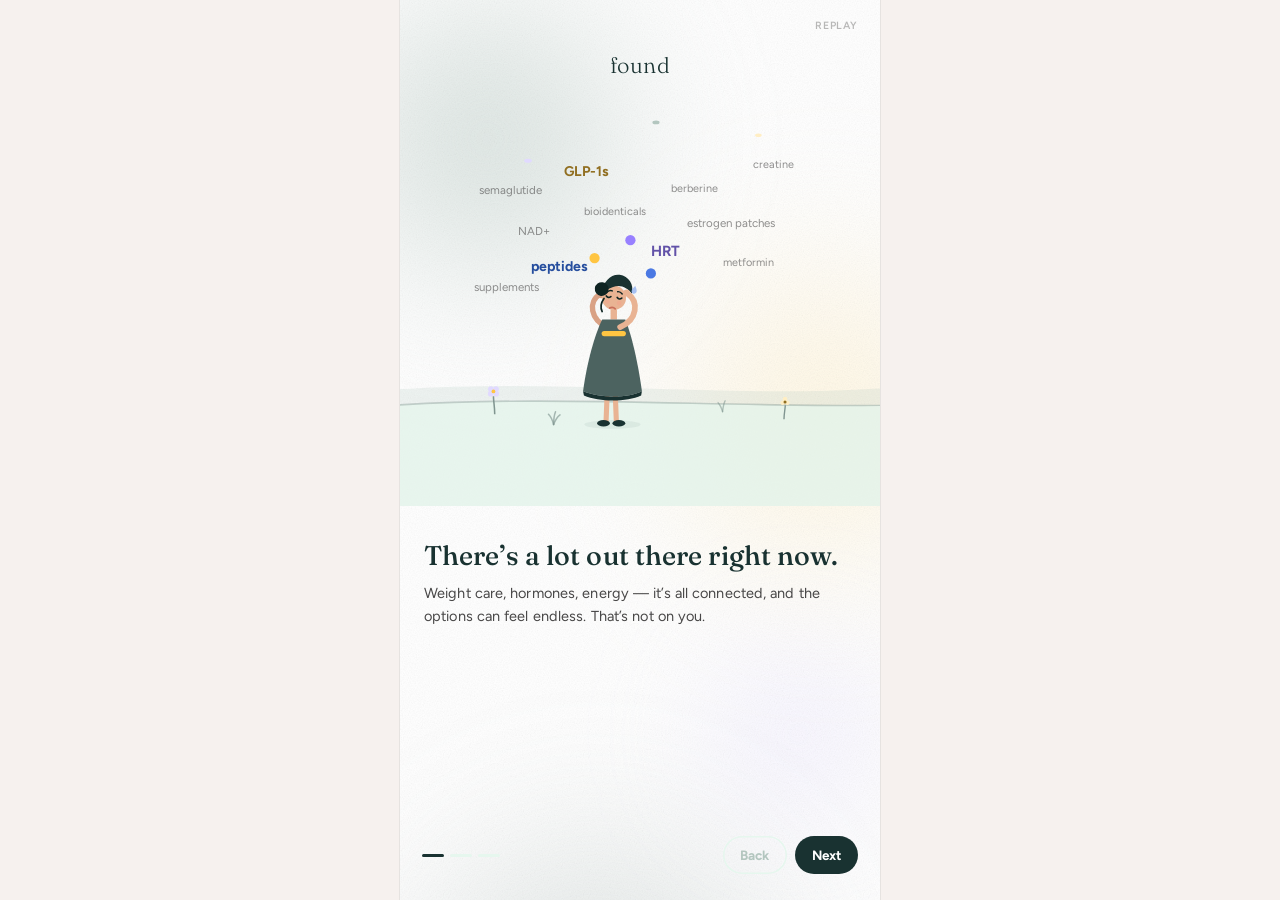
<file: Prototypes/Pyramid_Option_1_v2.html>
<!DOCTYPE html>
<html lang="en">
<head>
<meta charset="utf-8">
<meta name="viewport" content="width=device-width,initial-scale=1,viewport-fit=cover">
<title>A place to start · v2</title>
<link rel="preconnect" href="https://fonts.googleapis.com">
<link rel="preconnect" href="https://fonts.gstatic.com" crossorigin>
<link href="https://fonts.googleapis.com/css2?family=Figtree:wght@300;500;600;700&family=Fraunces:opsz,wght@9..144,300;9..144,400;9..144,500;9..144,600&display=swap" rel="stylesheet">
<link href="https://fonts.googleapis.com/css2?family=Material+Symbols+Rounded:opsz,wght,FILL,GRAD@24,300,0,0&display=block" rel="stylesheet">
<link rel="stylesheet" href="shared/base.css?v=2025-08-26g">
<style>
/* ============ Option 1 · v2 — capture, redrawn (Capture Walkthrough) ============ */
#scrCapture{background:linear-gradient(180deg,#F2FAF6 0%,#FFFFFF 68%)}
.cbg{position:absolute;inset:0;overflow:hidden;z-index:0;pointer-events:none;transition:opacity .6s ease}
.cbg i{position:absolute;display:block;border-radius:50%}
.cbg .ca{left:-90px;top:-60px;width:320px;height:320px;background:radial-gradient(circle,rgba(255,238,196,.9),rgba(255,238,196,0) 70%)}
.cbg .cl{right:-120px;top:120px;width:300px;height:300px;background:radial-gradient(circle,rgba(225,218,255,.8),rgba(225,218,255,0) 70%)}
.cbg .cs{left:40px;bottom:-140px;width:340px;height:340px;background:radial-gradient(circle,rgba(214,228,250,.8),rgba(214,228,250,0) 70%)}
.cbg.cvoice{opacity:0}
.cbg.cvoice i{filter:blur(6px);animation:cbreathe 5.2s ease-in-out infinite}
.cbg.cvoice .vl{left:50%;top:50%;width:300px;height:300px;margin:-190px 0 0 -150px;background:radial-gradient(circle,rgba(225,218,255,.95),rgba(225,218,255,0) 70%)}
.cbg.cvoice .va{left:50%;top:50%;width:240px;height:240px;margin:-120px 0 0 -170px;background:radial-gradient(circle,rgba(255,238,196,.95),rgba(255,238,196,0) 70%);animation-delay:-1.7s}
.cbg.cvoice .vs{left:50%;top:50%;width:240px;height:240px;margin:-120px 0 0 -60px;background:radial-gradient(circle,rgba(214,228,250,.95),rgba(214,228,250,0) 70%);animation-delay:-3.4s}
.cbg.creactbg{opacity:0}
.cbg.creactbg i{left:50%;top:44%;width:360px;height:360px;margin:-180px 0 0 -180px;background:radial-gradient(circle,rgba(255,238,196,.75),rgba(255,238,196,0) 70%)}
.device.speaking .cbg.cq1{opacity:0}
.device.speaking .cbg.cvoice{opacity:1}
.device.reacting .cbg.cq1{opacity:0}
.device.reacting .cbg.creactbg{opacity:1}
@keyframes cbreathe{0%,100%{transform:scale(1)}50%{transform:scale(1.08)}}

.cwrap{position:relative;z-index:2;display:flex;flex-direction:column;height:100%;padding:58px 28px 34px}
.chd{display:flex;align-items:center;justify-content:space-between;min-height:40px;flex:0 0 auto}
.chw{margin:0;font-family:var(--serif);font-size:22px;font-weight:500;letter-spacing:-.3px;color:var(--sage-500)}
.cx{display:none;align-items:center;justify-content:center;width:40px;height:40px;margin-left:-8px;border:0;border-radius:50%;
  background:transparent;color:var(--sage-400);cursor:pointer}
.cx .msr{font-size:22px}
.device.answering .chw,.device.speaking .chw{display:none}
.device.answering .cx,.device.speaking .cx{display:flex}
.prog{display:flex;gap:4px;align-items:center}
.prog i{display:block;width:10px;height:3px;border-radius:2px;background:#C9D6D1;transition:width .4s cubic-bezier(.2,.7,.2,1),background .4s}
.prog i.done{background:var(--sage-500)}
.prog i.on{width:18px;background:var(--sage-500)}

.cbody{flex:1 1 auto;display:flex;flex-direction:column;justify-content:center;padding-bottom:40px;min-height:0;
  opacity:0;transform:translateY(8px);transition:opacity .45s ease,transform .45s cubic-bezier(.2,.7,.2,1)}
.cbody.in{opacity:1;transform:none}
.device.answering .cbody,.device.speaking .cbody{justify-content:flex-start;padding-bottom:0}
.ceye{margin:0 0 14px;font-size:11px;font-weight:700;letter-spacing:1.1px;text-transform:uppercase;color:var(--sage-300)}
.cq{margin:0;font-family:var(--serif);font-weight:400;font-size:34px;line-height:1.14;letter-spacing:-.5px;color:var(--sage-500);text-wrap:pretty;
  transition:font-size .35s ease,color .35s ease}
.device.answering .cq,.device.speaking .cq{margin-top:28px;font-size:22px;line-height:1.2;letter-spacing:-.3px;color:var(--sage-400)}
/* guidance: what she can talk about, and why it helps — one line under
   the question in every mode (smaller and quieter once she's answering) */
.cguide{margin:18px 0 0;max-width:36ch;font-size:15.5px;line-height:1.5;color:var(--sage-400);text-wrap:pretty;
  transition:font-size .35s ease,color .35s ease,margin .35s ease}
.device.answering .cguide,.device.speaking .cguide{margin-top:10px;font-size:13.5px;line-height:1.45;color:var(--sage-300)}
.device.answering .ceye,.device.speaking .ceye{display:none}

.cslot{display:none;flex:1 1 auto;min-height:0;padding-top:30px}
.device.answering .cslot,.device.speaking .cslot{display:flex;flex-direction:column}
.tin2{width:100%;flex:1 1 auto;min-height:120px;border:0;resize:none;background:transparent;outline:none;
  font-family:var(--sans);font-size:24px;font-weight:500;line-height:1.38;letter-spacing:.1px;color:var(--sage-500);caret-color:var(--sage-500)}
.tin2::placeholder{color:var(--sage-200)}

/* numeric turn */
.nf{display:flex;flex-direction:column;gap:8px}
.nf+.nf{margin-top:18px}
.nfl{margin:0;font-size:10.5px;font-weight:700;letter-spacing:.7px;text-transform:uppercase;color:var(--sage-300)}
.nfr{display:flex;gap:10px}
.nfi{flex:0 0 auto;min-width:0;display:flex;align-items:center;justify-content:space-between;gap:8px;height:56px;padding:0 16px;
  border-radius:16px;background:#fff;box-shadow:inset 0 0 0 1px #E4ECE8;transition:box-shadow .2s}
.nfr .nfi{flex:1 1 0}
.nfi:focus-within{box-shadow:inset 0 0 0 1.5px var(--sage-500)}
.nfi input{flex:1 1 auto;min-width:0;border:0;background:transparent;outline:none;font-family:var(--sans);font-size:20px;font-weight:600;
  letter-spacing:.1px;color:var(--sage-500)}
.nfi input::placeholder{color:var(--sage-200)}
.nfi span{flex:0 0 auto;font-size:13px;font-weight:600;color:var(--sage-300)}
.nfi.tall{height:auto;min-height:56px;padding:14px 16px;align-items:flex-start}
.bin{flex:1 1 auto;min-width:0;width:100%;border:0;background:transparent;outline:none;resize:none;
  font-family:var(--sans);font-size:18px;font-weight:600;line-height:1.35;letter-spacing:.1px;color:var(--sage-500)}
.bin::placeholder{color:var(--sage-200)}
textarea.bin{min-height:50px}

/* speaking */
.vcenter{flex:1 1 auto;display:flex;flex-direction:column;align-items:center;justify-content:center;gap:22px;text-align:center}
.eq{display:flex;gap:6px;align-items:center;justify-content:center;height:32px}
.eq i{display:block;width:5px;border-radius:3px;background:var(--sage-500);animation:eqb .9s ease-in-out infinite}
.eq i:nth-child(1){height:12px;animation-delay:0s}.eq i:nth-child(2){height:22px;animation-delay:-.55s}
.eq i:nth-child(3){height:30px;animation-delay:-.2s}.eq i:nth-child(4){height:20px;animation-delay:-.7s}.eq i:nth-child(5){height:13px;animation-delay:-.35s}
@keyframes eqb{0%,100%{transform:scaleY(.4)}50%{transform:scaleY(1)}}
.vlbl{margin:0;font-size:13px;font-weight:700;letter-spacing:.6px;text-transform:uppercase;color:var(--sage-300)}
.vtx{margin:0;max-width:300px;min-height:1.4em;font-size:22px;font-weight:500;line-height:1.38;color:var(--sage-500);text-wrap:pretty}
.vtx.hint{color:var(--sage-300);font-size:15px;font-weight:600}

/* footer: ways (question) or actions (typing/speaking) */
.cfoot{flex:0 0 auto}
#scrCapture .ways{display:flex;justify-content:center;gap:44px;padding:0}
#scrCapture .ways.gone{display:none}
#scrCapture .way{display:flex;flex-direction:column;align-items:center;gap:10px;border:0;background:transparent;padding:0;cursor:pointer;font-family:var(--sans)}
#scrCapture .way .ring{display:flex;align-items:center;justify-content:center;border-radius:50%;transition:transform .2s,box-shadow .2s}
#scrCapture .way[data-mode="type"] .ring{width:56px;height:56px;margin-top:8px;background:#fff;color:var(--sage-500);box-shadow:inset 0 0 0 1.5px #C9D6D1}
#scrCapture .way[data-mode="type"] .ring .msr{font-size:24px}
#scrCapture .way[data-mode="type"] .lbl{font-size:13px;font-weight:600;color:var(--sage-400)}
#scrCapture .way[data-mode="speak"] .ring{width:72px;height:72px;background:var(--sage-500);color:#fff;box-shadow:0 10px 24px rgba(25,50,49,.22)}
#scrCapture .way[data-mode="speak"] .ring .msr{font-size:30px}
#scrCapture .way[data-mode="speak"] .lbl{font-size:13px;font-weight:700;color:var(--sage-500)}
#scrCapture .way:hover .ring{transform:translateY(-2px)}
.acts{display:none;flex-direction:column;gap:10px;padding-bottom:0}
.device.answering .acts,.device.speaking .acts{display:flex}
.cprim{height:54px;border:0;border-radius:999px;background:var(--sage-500);color:#fff;font-family:var(--sans);font-size:16px;font-weight:700;
  letter-spacing:.1px;cursor:pointer;box-shadow:0 10px 24px rgba(25,50,49,.18)}
.cprim:hover{background:var(--sage-400)}
.csec{display:flex;align-items:center;justify-content:center;gap:6px;height:44px;border:0;border-radius:999px;background:transparent;
  color:var(--sage-400);font-family:var(--sans);font-size:14px;font-weight:600;cursor:pointer}
.csec .msr{font-size:18px}
.csec:hover{color:var(--sage-500)}

/* reaction — stands alone between turns */
.creact{position:absolute;left:0;right:0;top:120px;bottom:0;z-index:3;display:flex;flex-direction:column;align-items:center;justify-content:center;
  gap:18px;padding:0 28px 60px;text-align:center;opacity:0;pointer-events:none;transform:translateY(6px);
  transition:opacity .5s ease,transform .5s cubic-bezier(.2,.7,.2,1)}
.device.reacting .creact{opacity:1;transform:none}
.device.reacting .cbody,.device.reacting .cfoot{visibility:hidden}
.cdot{display:block;width:10px;height:10px;border-radius:50%;background:var(--amber-300);box-shadow:0 0 0 8px rgba(255,197,66,.18)}
.creact p{margin:0;max-width:290px;font-family:var(--serif);font-style:italic;font-weight:300;font-size:27px;line-height:1.28;letter-spacing:-.2px;color:var(--sage-400);text-wrap:pretty}

/* ============ 4a · processing ============ */
#scrProc{background:linear-gradient(180deg,#F2FAF6 0%,#FFFFFF 68%)}
.p2halo{position:absolute;left:50%;top:46%;width:380px;height:380px;margin:-190px 0 0 -190px;border-radius:50%;
  background:radial-gradient(circle,rgba(255,238,196,.85),rgba(255,238,196,0) 68%);animation:p2breathe 6s ease-in-out infinite}
.p2halo2{position:absolute;left:50%;top:46%;width:240px;height:240px;margin:-120px 0 0 -120px;border-radius:50%;
  background:radial-gradient(circle,rgba(240,250,245,.95),rgba(240,250,245,0) 70%)}
@keyframes p2breathe{0%,100%{transform:scale(1)}50%{transform:scale(1.08)}}
.p2wrap{position:relative;z-index:2;display:flex;flex-direction:column;height:100%;padding:58px 28px 34px}
.p2body{flex:1;display:flex;flex-direction:column;align-items:center;justify-content:center;gap:34px;padding-bottom:60px;text-align:center}
.gather{position:relative;width:180px;height:180px}
.gather .core{position:absolute;left:50%;top:50%;width:16px;height:16px;margin:-8px 0 0 -8px;border-radius:50%;background:var(--amber-300);
  box-shadow:0 0 0 12px rgba(255,197,66,.18),0 0 0 26px rgba(255,197,66,.08);animation:corep 3.4s ease-in-out infinite}
.gather i{position:absolute;left:50%;top:50%;width:7px;height:7px;margin:-3.5px 0 0 -3.5px;border-radius:50%;opacity:0;
  animation:gather 2.8s ease-in infinite}
@keyframes gather{0%{transform:translate(var(--gx),var(--gy)) scale(1);opacity:0}15%{opacity:1}85%{opacity:.7}100%{transform:translate(0,0) scale(.3);opacity:0}}
@keyframes corep{0%,100%{transform:scale(.92);opacity:.85}50%{transform:scale(1.08);opacity:1}}
#scrProc .t-lines{position:relative;width:100%;height:auto;min-height:74px;transform:none;display:flex;justify-content:center}
#scrProc .t-line{position:absolute;left:0;right:0;top:0;margin:0 auto;max-width:280px;font-family:var(--serif);font-style:italic;font-weight:300;
  font-size:27px;line-height:1.28;letter-spacing:-.2px;color:var(--sage-500);text-wrap:pretty;opacity:0;transform:translateY(6px);
  transition:opacity .6s ease,transform .6s cubic-bezier(.2,.7,.2,1)}
#scrProc .t-line.on{opacity:1;transform:none}

/* ============ 4b/4c · result ============ */
#scrResult{background:linear-gradient(180deg,#FFF6DF 0%,#FFFFFF 420px)}
#scrResult .r2halo{display:none}
.r2halo{position:absolute;left:50%;top:0;width:420px;height:420px;margin:-200px 0 0 -210px;border-radius:50%;z-index:0;pointer-events:none;
  background:radial-gradient(circle,rgba(255,238,196,.7),rgba(255,238,196,0) 68%)}
.r2wrap{position:relative;z-index:2;display:flex;flex-direction:column;height:100%;padding-top:58px}
.r2hd{display:flex;align-items:center;justify-content:space-between;padding:0 28px 14px;margin-bottom:-14px;transition:box-shadow .3s ease;z-index:4;position:relative;background:transparent}
.r2hd .r2run{margin:0;font-size:13px;font-weight:600;color:var(--sage-400);opacity:0;transition:opacity .3s ease}
.r2wrap.scrolled .r2hd{box-shadow:0 1px 0 rgba(25,50,49,.08);background:rgba(255,255,255,.92);backdrop-filter:blur(8px)}
.r2wrap.scrolled .r2hd .r2run{opacity:1}
#scrResult .scroller{flex:1 1 auto;overflow-y:auto;padding:34px 28px 130px;scrollbar-width:none}
#scrResult .scroller::-webkit-scrollbar{width:0}
.r2eye{margin:0 0 10px;font-size:11px;font-weight:700;letter-spacing:1.1px;text-transform:uppercase;color:var(--amber-400)}
.r2h{margin:0 0 14px;font-family:var(--serif);font-weight:400;font-size:46px;line-height:1.02;letter-spacing:-.8px;color:var(--sage-500)}
.r2lead{margin:0;font-size:15px;line-height:1.5;color:var(--sage-400);text-wrap:pretty}
.r2pyr{display:flex;align-items:flex-start;gap:10px}
.r2pyr svg{flex:0 0 auto;display:block}
/* the pyramid IS the order: each layer carries its status, name and care line;
   a dot in the layer's color ties each block to its shape */
.r2pyr{align-items:center;gap:16px}
.r2labels{flex:1;min-width:0;display:flex;flex-direction:column;gap:14px;padding-top:0}
.r2labels div{display:flex;flex-direction:column;justify-content:center}
.r2labels em{display:flex;align-items:center;gap:6px;margin:0 0 2px;font-style:normal;font-size:9.5px;font-weight:700;letter-spacing:.9px;text-transform:uppercase;color:var(--sage-300)}
.r2labels em::before{content:'';display:block;width:8px;height:8px;border-radius:50%;flex:0 0 auto}
.r2labels .l3 em::before{background:#D6E4FA;box-shadow:inset 0 0 0 1px rgba(75,121,227,.35)}
.r2labels .l2 em::before{background:#E1DAFF;box-shadow:inset 0 0 0 1px rgba(152,128,255,.4)}
.r2labels .lead em::before{background:var(--amber-300)}
.r2labels p{margin:0;font-size:13px;font-weight:600;line-height:1.2;color:var(--sage-400)}
.r2labels small{display:block;margin-top:2px;font-size:11px;line-height:1.3;color:var(--gray-300);text-wrap:pretty}
.r2labels div.lead em{color:var(--amber-400)}
.r2labels div.lead p{font-size:14.5px;font-weight:700;color:var(--sage-500)}
.r2labels div.lead small{color:var(--gray-400)}
.r2seq{margin-top:30px}
.r2seq{margin:26px 0 0;font-size:14px;line-height:1.55;color:var(--sage-400);text-wrap:pretty}
.r2seq b{font-weight:600;color:var(--sage-500)}
.r2sec{margin:34px 0 12px;font-size:11px;font-weight:700;letter-spacing:1px;text-transform:uppercase;color:var(--sage-300)}
.r2rows{display:flex;flex-direction:column;gap:10px}
.r2row{display:flex;align-items:flex-start;gap:14px;padding:14px 16px;border-radius:20px;background:#fff;box-shadow:inset 0 0 0 1px rgba(25,50,49,.1)}
.r2row.lead{box-shadow:inset 0 0 0 1.5px var(--sage-500)}
.r2row .n{flex:0 0 auto;display:flex;align-items:center;justify-content:center;width:30px;height:30px;border-radius:50%;font-size:13px;font-weight:700}
.r2row.lead .n{background:var(--amber-300);color:var(--sage-500)}
.r2row.l2 .n{background:var(--lavender-100);color:var(--lavender-400)}
.r2row.l3 .n{background:var(--sky-100);color:var(--sky-400)}
.r2row .t{flex:1;min-width:0}
.r2row .st{margin:0 0 3px;font-size:10px;font-weight:700;letter-spacing:.9px;text-transform:uppercase;color:var(--sage-400)}
.r2row.lead .st{color:var(--amber-400)}
.r2row .nm{margin:0;font-size:15px;font-weight:600;color:var(--sage-500)}
.r2row .sb{margin:3px 0 0;font-size:12.5px;line-height:1.4;color:var(--gray-300)}
.r2note{margin:14px 0 0;font-family:var(--serif);font-style:italic;font-weight:300;font-size:19px;line-height:1.35;color:var(--sage-400);text-wrap:pretty}
.r2note b{font-style:normal;font-weight:500;color:var(--sage-500)}
#scrResult .disc{margin-top:12px;background:#F0FAF5;border-radius:20px;box-shadow:none}
#scrResult .disc-hd{display:flex;align-items:center;justify-content:space-between;width:100%;border:0;background:transparent;padding:12px 16px;cursor:pointer;
  font-family:var(--sans);font-size:14px;font-weight:600;color:var(--sage-500);text-align:left}
#scrResult .disc-hd .msr{font-size:20px;color:var(--sage-300);transition:transform .3s ease}
#scrResult .disc.open .disc-hd .msr{transform:rotate(180deg)}
#scrResult .disc-inner{padding:0 16px 14px;font-size:13.5px;line-height:1.5;color:var(--gray-400)}
.r2next{margin-top:16px;display:flex;flex-direction:column;gap:10px}
.r2next ol{margin:0;padding:0;list-style:none;display:flex;flex-direction:column;gap:8px}
.r2next li{display:flex;gap:12px;font-size:13.5px;line-height:1.5;color:var(--gray-400)}
.r2next li span{flex:0 0 auto;width:20px;font-weight:700;color:var(--sage-300)}
/* result · mockup v3: pyramid hero, then a divider list */
.r3pyr{display:flex;justify-content:center;padding:18px 0 32px}
.r3pyr svg{display:block}
#scrResult .scroller{padding-top:22px}
.r2sec{margin:40px 0 6px}
.r3list{display:flex;flex-direction:column}
.r3row{display:flex;align-items:flex-start;gap:14px;padding:16px 0;border-bottom:1px solid rgba(25,50,49,.08)}
.r3row:last-child{border-bottom:0}
.r3row .n{flex:0 0 auto;display:flex;align-items:center;justify-content:center;width:30px;height:30px;border-radius:50%;font-size:13px;font-weight:700}
.r3row.lead .n{background:var(--amber-300);color:var(--sage-500)}
.r3row.l2 .n{background:var(--lavender-100);color:var(--lavender-400)}
.r3row.l3 .n{background:var(--sky-100);color:var(--sky-400)}
.r3row .t{flex:1;min-width:0}
.r3row .st{margin:0 0 3px;font-size:10px;font-weight:700;letter-spacing:.9px;text-transform:uppercase;color:var(--sage-300)}
.r3row.lead .st{color:var(--amber-400)}
.r3row .nm{margin:0;font-size:15px;font-weight:600;color:var(--sage-500)}
.r3row.lead .nm{font-size:16px;font-weight:700}
.r3row .sb{margin:3px 0 0;font-size:13px;line-height:1.45;color:var(--gray-300)}
.r3row.lead .sb{color:var(--gray-400)}
.r2note{margin-top:22px}
#scrResult .disc{margin-top:36px;background:transparent;border-radius:0;box-shadow:0 1px 0 rgba(25,50,49,.08),0 -1px 0 rgba(25,50,49,.08)}
#scrResult .disc-hd{padding:12px 0;font-size:14px;font-weight:600;color:var(--sage-500)}
#scrResult .disc-inner{padding:0 0 14px}
.r2next{margin-top:36px}
#scrResult .footbar{position:absolute;left:0;right:0;bottom:0;z-index:5;padding:26px 28px 34px;
  background:linear-gradient(180deg,rgba(255,255,255,0),#fff 40%)}
#scrResult .footbar .btn{width:100%;height:54px;border:0;border-radius:999px;background:var(--sage-500);color:#fff;font-family:var(--sans);
  font-size:16px;font-weight:700;letter-spacing:.1px;cursor:pointer;box-shadow:0 10px 24px rgba(25,50,49,.18);opacity:1;transform:none}
#scrResult .footbar .btn:hover{background:var(--sage-400)}
</style>
</head>
<body>

<div class="device" id="dev">
  <button class="reset" id="reset">Replay</button>

<div class="screen" id="scrIntro">
    <div class="amb"><i></i><i></i><i></i><i></i></div>
    <div class="iinner">
      <div class="ihdr"><p class="wordmark">found</p></div>
      <div class="scene">
      <svg class="stage" viewBox="0 0 375 330" style="width:100%;display:block" aria-label="Una mujer que pasa del ruido a la claridad: un solo hilo conecta los tres momentos">
      <defs>
        <radialGradient id="haloGrad" cx="50%" cy="50%" r="50%">
          <stop offset="0%" stop-color="#FFEEC4" stop-opacity=".95"></stop>
          <stop offset="55%" stop-color="#FFEEC4" stop-opacity=".45"></stop>
          <stop offset="100%" stop-color="#FFEEC4" stop-opacity="0"></stop>
        </radialGradient>
        <radialGradient id="sunGrad" cx="50%" cy="50%" r="50%">
          <stop offset="0%" stop-color="#FFC542" stop-opacity=".9"></stop>
          <stop offset="60%" stop-color="#FFEEC4" stop-opacity=".55"></stop>
          <stop offset="100%" stop-color="#FFEEC4" stop-opacity="0"></stop>
        </radialGradient>
      </defs>
      <g id="nCam" style="transition:transform 1.5s cubic-bezier(.4,.1,.35,.95)">

        <!-- ground -->
        <path d="M-20 240 C 120 228 260 248 400 236 C 560 222 700 248 860 234 C 980 226 1080 242 1160 236 L1160 330 L-20 330 Z" fill="#B3C6BF" opacity=".22"></path>
        <path d="M-20 252 C 140 240 300 258 460 248 C 620 238 780 256 940 246 C 1040 240 1100 250 1160 246 L1160 330 L-20 330 Z" fill="#E6F7EE" opacity=".72"></path>
        <path d="M-20 252 C 140 240 300 258 460 248 C 620 238 780 256 940 246 C 1040 240 1100 250 1160 246" fill="none" stroke="#809590" stroke-width="1.3" opacity=".4"></path>

        <!-- sun & birds (beat 3 sky) -->
        <circle cx="1075" cy="86" r="34" fill="url(#sunGrad)"></circle>
        <circle cx="1075" cy="86" r="15" fill="#FFC542" opacity=".9"></circle>
        <g style="transform-box:fill-box;transform-origin:50% 50%;animation:nrays 46s linear infinite" opacity=".55">
          <line x1="1075" y1="62" x2="1075" y2="55" stroke="#FFC542" stroke-width="2" stroke-linecap="round"></line>
          <line x1="1075" y1="110" x2="1075" y2="117" stroke="#FFC542" stroke-width="2" stroke-linecap="round"></line>
          <line x1="1051" y1="86" x2="1044" y2="86" stroke="#FFC542" stroke-width="2" stroke-linecap="round"></line>
          <line x1="1099" y1="86" x2="1106" y2="86" stroke="#FFC542" stroke-width="2" stroke-linecap="round"></line>
          <line x1="1058" y1="69" x2="1053" y2="64" stroke="#FFC542" stroke-width="2" stroke-linecap="round"></line>
          <line x1="1092" y1="103" x2="1097" y2="108" stroke="#FFC542" stroke-width="2" stroke-linecap="round"></line>
          <line x1="1092" y1="69" x2="1097" y2="64" stroke="#FFC542" stroke-width="2" stroke-linecap="round"></line>
          <line x1="1058" y1="103" x2="1053" y2="108" stroke="#FFC542" stroke-width="2" stroke-linecap="round"></line>
        </g>
        <g style="animation:nbird 7s ease-in-out infinite">
          <path d="M965 100 q4.5 -4.5 9 0 q4.5 -4.5 9 0" fill="none" stroke="#4C6360" stroke-width="1.4" stroke-linecap="round" opacity=".7"></path>
          <path d="M925 122 q3.5 -3.5 7 0 q3.5 -3.5 7 0" fill="none" stroke="#4C6360" stroke-width="1.2" stroke-linecap="round" opacity=".5"></path>
        </g>

        <!-- THE THREAD: one line through all three beats -->
        <circle r="4" fill="#FFC542" id="nDotA" style="transition:transform 1.7s cubic-bezier(.36,.72,.28,1) .15s"></circle>
        <circle r="4" fill="#9880FF" id="nDotL" style="transition:transform 1.7s cubic-bezier(.36,.72,.28,1) .25s"></circle>
        <circle r="4" fill="#4B79E3" id="nDotS" style="transition:transform 1.7s cubic-bezier(.36,.72,.28,1) .35s"></circle>

        <!-- flowers & grass -->
        <g transform="translate(74,258)"><g style="transform-box:fill-box;transform-origin:50% 100%;animation:nswy 4.2s ease-in-out infinite"><path d="M0 0 C 0 -6 -1 -10 -1 -14" stroke="#809590" stroke-width="1.2" fill="none"></path><circle cx="-3.2" cy="-16" r="2.2" fill="#E1DAFF"></circle><circle cx="1.2" cy="-16" r="2.2" fill="#E1DAFF"></circle><circle cx="-3" cy="-19.6" r="2.2" fill="#E1DAFF"></circle><circle cx="1" cy="-19.6" r="2.2" fill="#E1DAFF"></circle><circle cx="-1" cy="-17.8" r="1.5" fill="#FFC542"></circle></g></g>
        <g transform="translate(300,262)"><g style="transform-box:fill-box;transform-origin:50% 100%;animation:nswy 5s ease-in-out infinite"><path d="M0 0 C 0 -5 1 -8 1 -11" stroke="#809590" stroke-width="1.1" fill="none"></path><circle cx="-1" cy="-13" r="1.8" fill="#FFEEC4"></circle><circle cx="2.6" cy="-13" r="1.8" fill="#FFEEC4"></circle><circle cx="0.8" cy="-15.8" r="1.8" fill="#FFEEC4"></circle><circle cx="0.8" cy="-13.6" r="1.2" fill="#916F21"></circle></g></g>
        <g transform="translate(120,266)"><path d="M0 0 C -1 -4 -2.5 -6.5 -4 -8" stroke="#809590" stroke-width="1.2" stroke-linecap="round" fill="none" opacity=".65"></path><path d="M0 0 C 0 -5 .5 -7.5 1.5 -10" stroke="#809590" stroke-width="1.2" stroke-linecap="round" fill="none" opacity=".65"></path><path d="M0 0 C 1.5 -4 3 -6 5 -7.5" stroke="#809590" stroke-width="1.2" stroke-linecap="round" fill="none" opacity=".65"></path></g>
        <g transform="translate(252,256)"><path d="M0 0 C -1 -3.5 -2 -5.5 -3.5 -7" stroke="#809590" stroke-width="1.1" stroke-linecap="round" fill="none" opacity=".55"></path><path d="M0 0 C .5 -4.5 1 -6.5 2 -8.5" stroke="#809590" stroke-width="1.1" stroke-linecap="round" fill="none" opacity=".55"></path></g>
        <g transform="translate(445,258)"><g style="transform-box:fill-box;transform-origin:50% 100%;animation:nswy 4.6s ease-in-out infinite"><path d="M0 0 C 0 -6 1 -10 1 -14" stroke="#809590" stroke-width="1.2" fill="none"></path><circle cx="-1.2" cy="-16" r="2.2" fill="#D6E4FA"></circle><circle cx="3.2" cy="-16" r="2.2" fill="#D6E4FA"></circle><circle cx="1" cy="-19.4" r="2.2" fill="#D6E4FA"></circle><circle cx="1" cy="-16.6" r="1.4" fill="#FFC542"></circle></g></g>
        <g transform="translate(636,254)"><path d="M0 0 C -1 -4 -2.5 -6.5 -4 -8" stroke="#809590" stroke-width="1.2" stroke-linecap="round" fill="none" opacity=".6"></path><path d="M0 0 C 0 -5 .5 -7.5 1.5 -10" stroke="#809590" stroke-width="1.2" stroke-linecap="round" fill="none" opacity=".6"></path></g>
        <g transform="translate(608,264)"><g style="transform-box:fill-box;transform-origin:50% 100%;animation:nswy 5.4s ease-in-out infinite"><path d="M0 0 C 0 -5 -1 -8 -1 -12" stroke="#809590" stroke-width="1.1" fill="none"></path><circle cx="-3" cy="-14" r="1.9" fill="#E1DAFF"></circle><circle cx="0.8" cy="-14" r="1.9" fill="#E1DAFF"></circle><circle cx="-1.1" cy="-17" r="1.9" fill="#E1DAFF"></circle><circle cx="-1.1" cy="-14.6" r="1.3" fill="#FFC542"></circle></g></g>
        <g transform="translate(806,252)"><path d="M0 0 C -1 -4 -2.5 -6.5 -4 -8" stroke="#809590" stroke-width="1.2" stroke-linecap="round" fill="none" opacity=".6"></path><path d="M0 0 C 1.5 -4 3 -6 5 -7.5" stroke="#809590" stroke-width="1.2" stroke-linecap="round" fill="none" opacity=".6"></path></g>
        <g transform="translate(862,260)"><g style="transform-box:fill-box;transform-origin:50% 100%;animation:nswy 4.4s ease-in-out infinite"><path d="M0 0 C 0 -6 1 -9 1 -13" stroke="#809590" stroke-width="1.2" fill="none"></path><circle cx="-1" cy="-15" r="2" fill="#FFEEC4"></circle><circle cx="3" cy="-15" r="2" fill="#FFEEC4"></circle><circle cx="1" cy="-18.2" r="2" fill="#FFEEC4"></circle><circle cx="1" cy="-15.6" r="1.3" fill="#916F21"></circle></g></g>
        <g transform="translate(1052,254)"><path d="M0 0 C -1 -3 -2 -5 -3 -6" stroke="#809590" stroke-width="1.1" stroke-linecap="round" fill="none" opacity=".55"></path><path d="M0 0 C .5 -4 1 -6 2 -7.5" stroke="#809590" stroke-width="1.1" stroke-linecap="round" fill="none" opacity=".55"></path><path d="M0 0 C 2 -3 3.5 -4.5 5 -5.5" stroke="#809590" stroke-width="1.1" stroke-linecap="round" fill="none" opacity=".55"></path></g>

        <!-- petals -->
        <g transform="translate(100,60)"><ellipse rx="3" ry="1.6" fill="#E1DAFF" style="animation:npetal 11s linear infinite"></ellipse></g>
        <g transform="translate(280,40)"><ellipse rx="2.6" ry="1.4" fill="#FFEEC4" style="animation:npetal 13s linear infinite;animation-delay:-4s"></ellipse></g>
        <g transform="translate(200,30)"><ellipse rx="2.8" ry="1.5" fill="#B3C6BF" style="animation:npetal 15s linear infinite;animation-delay:-8s"></ellipse></g>
        <g transform="translate(480,50)"><ellipse rx="3" ry="1.6" fill="#E1DAFF" style="animation:npetal 12s linear infinite;animation-delay:-2s"></ellipse></g>
        <g transform="translate(660,36)"><ellipse rx="2.6" ry="1.4" fill="#FFEEC4" style="animation:npetal 14s linear infinite;animation-delay:-6s"></ellipse></g>
        <g transform="translate(860,46)"><ellipse rx="3" ry="1.6" fill="#E1DAFF" style="animation:npetal 12.5s linear infinite;animation-delay:-3s"></ellipse></g>
        <g transform="translate(1000,32)"><ellipse rx="2.7" ry="1.5" fill="#B3C6BF" style="animation:npetal 14.5s linear infinite;animation-delay:-9s"></ellipse></g>

        <!-- ===== BEAT 1 · el ruido ===== -->
        <g id="nTangle" style="opacity:1;transition:opacity .9s ease">
          <text x="62" y="86" font-family="Figtree,sans-serif" font-size="9" fill="#484747" opacity=".6" style="animation:nwfloat 5.2s ease-in-out infinite">semaglutide</text>
          <text x="128" y="72" font-family="Figtree,sans-serif" font-size="11" font-weight="700" fill="#916F21" style="animation:nwfloat2 4.6s ease-in-out infinite;animation-delay:-1.2s">GLP-1s</text>
          <text x="212" y="84" font-family="Figtree,sans-serif" font-size="8.5" fill="#484747" opacity=".6" style="animation:nwfloat 6s ease-in-out infinite;animation-delay:-2.4s">berberine</text>
          <text x="224" y="112" font-family="Figtree,sans-serif" font-size="9" fill="#484747" opacity=".6" style="animation:nwfloat2 5.4s ease-in-out infinite;animation-delay:-3.1s">estrogen patches</text>
          <text x="196" y="134" font-family="Figtree,sans-serif" font-size="11.5" font-weight="700" fill="#6252A8" style="animation:nwfloat 4.9s ease-in-out infinite;animation-delay:-.8s">HRT</text>
          <text x="92" y="118" font-family="Figtree,sans-serif" font-size="9" fill="#484747" opacity=".6" style="animation:nwfloat2 5.8s ease-in-out infinite;animation-delay:-1.9s">NAD+</text>
          <text x="102" y="146" font-family="Figtree,sans-serif" font-size="11" font-weight="700" fill="#264E9E" style="animation:nwfloat 5.1s ease-in-out infinite;animation-delay:-2.7s">peptides</text>
          <text x="252" y="142" font-family="Figtree,sans-serif" font-size="8.5" fill="#484747" opacity=".6" style="animation:nwfloat2 6.2s ease-in-out infinite;animation-delay:-4.2s">metformin</text>
          <text x="58" y="162" font-family="Figtree,sans-serif" font-size="9" fill="#484747" opacity=".6" style="animation:nwfloat 5.6s ease-in-out infinite;animation-delay:-3.6s">supplements</text>
          <text x="276" y="66" font-family="Figtree,sans-serif" font-size="8.5" fill="#484747" opacity=".6" style="animation:nwfloat2 5.3s ease-in-out infinite;animation-delay:-1.5s">creatine</text>
          <text x="144" y="102" font-family="Figtree,sans-serif" font-size="8.5" fill="#484747" opacity=".6" style="animation:nwfloat 6.4s ease-in-out infinite;animation-delay:-5s">bioidenticals</text>
        </g>
        <!-- ===== BEAT 2 · ser escuchada ===== -->
        <g transform="translate(-85,0)">
        <circle cx="550" cy="200" r="56" fill="url(#haloGrad)" class="nHaloFx" style="opacity:0;transition:opacity 1.1s ease"></circle>
        <g class="nHaloFx" style="opacity:0;transition:opacity 1.1s ease">
          <path d="M492 190 L493.6 194.4 L498 196 L493.6 197.6 L492 202 L490.4 197.6 L486 196 L490.4 194.4 Z" fill="#FFC542" style="transform-box:fill-box;transform-origin:50% 50%;animation:nsparkle 2.6s ease-in-out infinite"></path>
          <path d="M506 148 L507.3 151.7 L511 153 L507.3 154.3 L506 158 L504.7 154.3 L501 153 L504.7 151.7 Z" fill="#9880FF" style="transform-box:fill-box;transform-origin:50% 50%;animation:nsparkle 3.1s ease-in-out infinite;animation-delay:-1.2s"></path>
          <path d="M578 226 L579.2 229.3 L582.4 230.4 L579.2 231.5 L578 234.8 L576.8 231.5 L573.6 230.4 L576.8 229.3 Z" fill="#4B79E3" style="transform-box:fill-box;transform-origin:50% 50%;animation:nsparkle 2.9s ease-in-out infinite;animation-delay:-.6s"></path>
        </g>
        </g>
        <g>
          <ellipse cx="585" cy="250" rx="26" ry="3.4" fill="#193231" opacity=".07"></ellipse>
          <path d="M585 192 C 582 212 588 230 585 248" fill="none" stroke="#809590" stroke-width="2.6" stroke-linecap="round"></path>
          <path d="M584 224 C 576 216 566 213 557 215 C 563 224 574 228 584 224 Z" fill="#B3C6BF"></path>
          <path d="M586 236 C 594 229 604 227 612 230 C 605 238 595 241 586 236 Z" fill="#B3C6BF"></path>
          <path d="M573 158 C 568 166 566 176 568 184 C 574 179 577 170 576 161 Z" fill="#B3C6BF" opacity=".9"></path>
          <path d="M597 158 C 602 166 604 176 602 184 C 596 179 593 170 594 161 Z" fill="#B3C6BF" opacity=".9"></path>
          <path d="M530 80 C 530 108 556 132 573 148 L573 160 L597 160 L597 148 C 614 132 640 108 640 80 Z" fill="#E6F7EE" opacity=".8"></path>
          <path d="M530 80 C 530 108 556 132 573 148 L573 160" fill="none" stroke="#4C6360" stroke-width="1.6" stroke-linecap="round"></path>
          <path d="M640 80 C 640 108 614 132 597 148 L597 160" fill="none" stroke="#4C6360" stroke-width="1.6" stroke-linecap="round"></path>
          <path d="M573 160 L575 190 M597 160 L595 190" stroke="#4C6360" stroke-width="1.6" stroke-linecap="round" fill="none"></path>
          <path d="M575 190 Q 585 194 595 190" fill="none" stroke="#4C6360" stroke-width="1.6" stroke-linecap="round"></path>
          <path d="M573 160 L597 160" stroke="#809590" stroke-width="1" opacity=".5"></path>
          <ellipse cx="585" cy="80" rx="55" ry="12" fill="#F0FAF5" stroke="#4C6360" stroke-width="1.6"></ellipse>
          <ellipse cx="585" cy="80" rx="44" ry="8.5" fill="#E6F7EE" opacity=".9"></ellipse>
          <ellipse cx="585" cy="80" rx="30" ry="5.5" fill="none" stroke="#809590" stroke-width="1.1" stroke-dasharray="4 5" style="animation:nvortex 6s linear infinite"></ellipse>
          <circle cx="585" cy="167" r="2.2" fill="#FFC542"></circle>
          <circle cx="585" cy="176" r="2.2" fill="#9880FF"></circle>
          <circle cx="585" cy="185" r="2.2" fill="#4B79E3"></circle>
          <path d="M648 106 L649.6 110.4 L654 112 L649.6 113.6 L648 118 L646.4 113.6 L642 112 L646.4 110.4 Z" fill="#FFC542" style="transform-box:fill-box;transform-origin:50% 50%;animation:nsparkle 2.7s ease-in-out infinite"></path>
          <path d="M520 122 L521.3 125.7 L525 127 L521.3 128.3 L520 132 L518.7 128.3 L515 127 L518.7 125.7 Z" fill="#9880FF" style="transform-box:fill-box;transform-origin:50% 50%;animation:nsparkle 3.2s ease-in-out infinite;animation-delay:-1.1s"></path>
          <text x="400" y="40" font-family="Figtree,sans-serif" font-size="9" fill="#484747" style="--dx:160px;--dy:34px;animation:nwflow 5s linear infinite">estrogen patches</text>
          <text x="428" y="20" font-family="Figtree,sans-serif" font-size="9" fill="#484747" style="--dx:132px;--dy:54px;animation:nwflow 5.4s linear infinite;animation-delay:-.7s">semaglutide</text>
          <text x="468" y="54" font-family="Figtree,sans-serif" font-size="9.5" font-weight="700" fill="#916F21" style="--dx:98px;--dy:22px;animation:nwflow 4.6s linear infinite;animation-delay:-1.4s">GLP-1s</text>
          <text x="396" y="88" font-family="Figtree,sans-serif" font-size="9" fill="#484747" style="--dx:168px;--dy:-10px;animation:nwflow 5.8s linear infinite;animation-delay:-2.1s">berberine</text>
          <text x="524" y="26" font-family="Figtree,sans-serif" font-size="9" fill="#484747" style="--dx:48px;--dy:50px;animation:nwflow 4.4s linear infinite;animation-delay:-2.8s">NAD+</text>
          <text x="672" y="36" font-family="Figtree,sans-serif" font-size="9.5" font-weight="700" fill="#6252A8" style="--dx:-94px;--dy:40px;animation:nwflow 4.8s linear infinite;animation-delay:-3.5s">HRT</text>
          <text x="702" y="66" font-family="Figtree,sans-serif" font-size="9.5" font-weight="700" fill="#264E9E" style="--dx:-126px;--dy:12px;animation:nwflow 5.2s linear infinite;animation-delay:-4.2s">peptides</text>
          <text x="648" y="18" font-family="Figtree,sans-serif" font-size="9" fill="#484747" style="--dx:-76px;--dy:58px;animation:nwflow 5.6s linear infinite;animation-delay:-4.9s">supplements</text>
        </g>
        <!-- mariposa -->
        <g transform="translate(604,236)"><g style="animation:nbfly 9s ease-in-out infinite">
          <g style="transform-box:fill-box;transform-origin:50% 50%;animation:nflutter .5s ease-in-out infinite">
            <ellipse cx="-3.4" cy="-1" rx="3.4" ry="2.3" fill="#9880FF" opacity=".85" transform="rotate(-20)"></ellipse>
            <ellipse cx="3.4" cy="-1" rx="3.4" ry="2.3" fill="#9880FF" opacity=".85" transform="rotate(20)"></ellipse>
          </g>
          <line x1="0" y1="-3" x2="0" y2="3" stroke="#193231" stroke-width="1.2" stroke-linecap="round"></line>
        </g></g>

        <!-- ===== BEAT 3 · el punto de partida ===== -->
        <g id="nWp" style="opacity:0;transition:opacity .9s ease .5s">
          <circle cx="1008" cy="246" r="18" fill="#FFEEC4" opacity=".85" style="transform-box:fill-box;transform-origin:50% 50%;animation:npulse 3.2s ease-in-out infinite"></circle>
          <circle cx="1008" cy="246" r="12" fill="none" stroke="#FFC542" stroke-width="1.6" style="transform-box:fill-box;transform-origin:50% 50%;animation:nringx 2.8s ease-out infinite"></circle>
          <path d="M1008 239 L1009.8 244.2 L1015 246 L1009.8 247.8 L1008 253 L1006.2 247.8 L1001 246 L1006.2 244.2 Z" fill="#FFC542" style="transform-box:fill-box;transform-origin:50% 50%;animation:nsparkle 3s ease-in-out infinite"></path>
          <path d="M1026 244.5 C 1060 240 1095 236 1135 231" fill="none" stroke="#809590" stroke-width="1.5" stroke-dasharray="2 7" stroke-linecap="round" opacity=".65"></path>
        </g>
        
        <!-- LA CHICA: una sola figura que camina entre beats -->
        <g id="nGirl" style="transform:translateX(166px);transition:transform 1.5s cubic-bezier(.4,.1,.35,.95)">
          <ellipse cx="0" cy="266" rx="22" ry="3.4" fill="#193231" opacity=".06"></ellipse>
          <g id="nP1" style="opacity:1;transition:opacity .3s"><g transform="translate(-166,0)">
          <!-- figura beat 1: abrumada, mano a la sien -->
        <g style="transform-box:fill-box;transform-origin:50% 100%;animation:nbreathe 4.4s ease-in-out infinite">
          <path d="M162 190 C 148.5 184 147 170 156 164.5" stroke="#D9A184" stroke-width="4.2" stroke-linecap="round" fill="none"></path>
          <circle cx="157" cy="165" r="2.3" fill="#D9A184"></circle>
          <line x1="168" y1="238" x2="169" y2="263" stroke="#E9B393" stroke-width="4" stroke-linecap="round"></line>
          <line x1="162" y1="238" x2="161" y2="263" stroke="#E9B393" stroke-width="4" stroke-linecap="round"></line>
          <ellipse cx="171" cy="265" rx="5" ry="2.5" fill="#193231"></ellipse>
          <ellipse cx="159" cy="265" rx="5" ry="2.5" fill="#193231"></ellipse>
          <rect x="164.5" y="176" width="5" height="8" fill="#E9B393"></rect>
          <path d="M158 184 C 152 196 146 218 143 240 C 157 245.5 178 245.5 189 240 C 186 218 181 196 176 184 Z" fill="#4C6360"></path>
          <path d="M143 240 C 157 245.5 178 245.5 189 240 L 188.4 243.4 C 177 248.6 156 248.6 143.7 243.4 Z" fill="#193231"></path>
          <rect x="157.5" y="193" width="19" height="4" rx="2" fill="#FFC542"></rect>
          <g transform="rotate(8 167 168)">
            <circle cx="167" cy="167" r="9.5" fill="#E9B393"></circle>
            <path d="M158 165 C 156 155.5 162.5 148.6 169 148.6 C 176 148.6 181.4 154.6 180.4 162 C 176.4 157.6 170.4 155.8 165.2 158.8 C 161.2 161 158.8 163 158 165 Z" fill="#193231"></path>
            <circle cx="156.6" cy="161.6" r="5.4" fill="#0F2422"></circle>
            <path d="M159.4 168.6 C 157.4 172.4 157.4 176 159.4 179" stroke="#0F2422" stroke-width="1.3" fill="none" stroke-linecap="round"></path>
            <path d="M160.9 166.4 q1.8 1.9 3.6 0" stroke="#0F2422" stroke-width="1.3" fill="none" stroke-linecap="round"></path>
            <path d="M169.5 166.4 q1.8 1.9 3.6 0" stroke="#0F2422" stroke-width="1.3" fill="none" stroke-linecap="round"></path>
            <path d="M161.2 163.2 q1.9 -1.9 3.8 -1.3" stroke="#0F2422" stroke-width="1.1" fill="none" stroke-linecap="round"></path>
            <path d="M169.2 161.9 q1.9 -.6 3.8 1.3" stroke="#0F2422" stroke-width="1.1" fill="none" stroke-linecap="round"></path>
            <circle cx="162.4" cy="170.6" r="1.8" fill="#F2A48D" opacity=".55"></circle>
            <circle cx="171.6" cy="170.6" r="1.8" fill="#F2A48D" opacity=".55"></circle>
            <path d="M164.8 175.4 q2.2 -1.7 4.4 0" stroke="#C96F5B" stroke-width="1.3" fill="none" stroke-linecap="round"></path>
            <path d="M182.2 155.5 C 184 158 184.3 159.8 183.3 161 C 182.3 162.1 180.6 161.9 180 160.6 C 179.5 159.4 180.3 157.6 182.2 155.5 Z" fill="#9AB7F1" opacity=".85"></path>
          </g>
          <path d="M172 190 C 185.5 184 187 170 177.5 163.5" stroke="#E9B393" stroke-width="4.5" stroke-linecap="round" fill="none"></path>
          <circle cx="177" cy="163" r="2.4" fill="#E9B393"></circle>
        </g>
          </g></g>
          <g id="nP2" style="opacity:0;transition:opacity .3s"><g transform="translate(-550,0)">
          <!-- figura beat 2: serena, manos al pecho sosteniendo el hilo -->
        <g style="transform-box:fill-box;transform-origin:50% 100%;animation:nbreathe 4.8s ease-in-out infinite;animation-delay:-1.4s">
          <line x1="546" y1="238" x2="545.5" y2="262" stroke="#E9B393" stroke-width="4" stroke-linecap="round"></line>
          <line x1="554" y1="238" x2="554.5" y2="262" stroke="#E9B393" stroke-width="4" stroke-linecap="round"></line>
          <ellipse cx="545" cy="264" rx="5" ry="2.5" fill="#193231"></ellipse>
          <ellipse cx="555" cy="264" rx="5" ry="2.5" fill="#193231"></ellipse>
          <rect x="547.5" y="173" width="5" height="9" fill="#E9B393"></rect>
          <path d="M542 182 C 536 196 531 216 529 238 C 543 244 560 244 571 238 C 569 216 564 196 558 182 Z" fill="#4C6360"></path>
          <path d="M529 238 C 543 244 560 244 571 238 L 570.5 241.4 C 559 246.8 542 246.8 529.6 241.4 Z" fill="#193231"></path>
          <rect x="541.5" y="192" width="17" height="4" rx="2" fill="#FFC542"></rect>
          <path d="M557.5 188 C 558.5 183.5 557 179 554.5 176.2" stroke="#E9B393" stroke-width="3.6" stroke-linecap="round" fill="none"></path>
          <circle cx="554" cy="175.6" r="2.7" fill="#E9B393"></circle>
          <path d="M542.5 188 C 545 193 547.5 196.5 549 198.5" stroke="#E9B393" stroke-width="3.6" stroke-linecap="round" fill="none"></path>
          <g transform="rotate(6 550 174)">
          <circle cx="550" cy="165" r="9.5" fill="#E9B393"></circle>
          <g style="transform-box:fill-box;transform-origin:50% 15%;animation:nhairflow 5.6s ease-in-out infinite">
            <path d="M540 166 C 538 154 545 146.6 551 146.6 C 558 146.6 564 153 563.2 162 C 563 168 564.2 174 566.4 178.4 C 561.4 176.4 559 172 558.2 167.6 C 554.4 163.6 546.6 163.6 543 168 C 542 172.4 540.6 176 537.6 178.4 C 539 174.4 540 170 540 166 Z" fill="#193231"></path>
            <path d="M563 158 C 565 163 565.6 169.6 564.6 175" stroke="#0F2422" stroke-width="1.2" fill="none" stroke-linecap="round" opacity=".8"></path>
          </g>
          <ellipse cx="546.6" cy="164" rx="2.4" ry="2.8" fill="#FFFFFF"></ellipse>
          <circle cx="547.9" cy="163" r="1.4" fill="#0F2422"></circle>
          <ellipse cx="554.6" cy="164" rx="2.4" ry="2.8" fill="#FFFFFF"></ellipse>
          <circle cx="555.9" cy="163" r="1.4" fill="#0F2422"></circle>
          <path d="M544.6 159.8 q1.9 -.9 3.8 -.5" stroke="#0F2422" stroke-width="1" fill="none" stroke-linecap="round"></path>
          <path d="M552.4 157.2 q2 -1.8 4 -.5" stroke="#0F2422" stroke-width="1.1" fill="none" stroke-linecap="round"></path>
          <circle cx="543.6" cy="168.4" r="1.9" fill="#F2A48D" opacity=".55"></circle>
          <circle cx="556.4" cy="168.4" r="1.9" fill="#F2A48D" opacity=".55"></circle>
          <ellipse cx="551.6" cy="171.6" rx="1.5" ry="1.9" fill="#C96F5B"></ellipse>
          </g>
        </g>
          </g></g>
          <g id="nP3" style="opacity:0;transition:opacity .3s"><g transform="translate(-906,0)">
          <!-- figura beat 3: en marcha, señalando el inicio -->
        <g style="transform-box:fill-box;transform-origin:50% 100%;animation:nfloaty 3.4s ease-in-out infinite">
          <path d="M905 236 C 901 246 896 254 890 260" stroke="#E9B393" stroke-width="4" stroke-linecap="round" fill="none"></path>
          <path d="M914 236 C 917 246 919 254 921 260.5" stroke="#E9B393" stroke-width="4" stroke-linecap="round" fill="none"></path>
          <ellipse cx="888" cy="261.5" rx="5" ry="2.5" fill="#193231" transform="rotate(-14 888 261.5)"></ellipse>
          <ellipse cx="922.5" cy="262" rx="5" ry="2.5" fill="#193231"></ellipse>
          <path d="M909 186 C 903 192 898 198 895 203" stroke="#E9B393" stroke-width="4.5" stroke-linecap="round" fill="none"></path>
          <rect x="911.5" y="173.5" width="5" height="9" fill="#E9B393"></rect>
          <g style="transform-box:fill-box;transform-origin:50% 0%;animation:nswy 3.4s ease-in-out infinite">
            <path d="M906 182 C 899 194 890 214 882 234 C 896 242 916 241 928 235 C 925 213 921 195 916 182 Z" fill="#4C6360"></path>
            <path d="M882 234 C 896 242 916 241 928 235 L 927.4 238.2 C 915 244 896 245 882.8 237.2 Z" fill="#193231"></path>
          </g>
          <rect x="904.5" y="191.5" width="17" height="4" rx="2" fill="#FFC542"></rect>
          <g transform="rotate(-4 915 165)">
            <circle cx="915" cy="165" r="9.5" fill="#E9B393"></circle>
            <g style="transform-box:fill-box;transform-origin:85% 50%;animation:nhairflow 4.2s ease-in-out infinite">
              <path d="M907 164 C 905 153 912 146.6 918 146.6 C 925 146.6 930 153 929 160 C 926.6 157.6 922.6 156 918.6 158 C 914 160 909.6 161.6 907 164 Z" fill="#193231"></path>
              <path d="M907.6 158 C 898 155.6 888.6 157.6 880.6 162.6 C 888.6 163.6 896.6 163.6 903.6 165.6 C 897 168 890.6 172 885 177 C 892.6 175.6 900.6 173.6 906.6 171.6 C 905.6 167 906 162 907.6 158 Z" fill="#193231"></path>
            </g>
            <circle cx="919.6" cy="164" r="1.4" fill="#0F2422"></circle>
            <path d="M917.6 160.4 q2.2 -1 4.2 -.5" stroke="#0F2422" stroke-width="1" fill="none" stroke-linecap="round"></path>
            <circle cx="917" cy="169" r="2" fill="#F2A48D" opacity=".55"></circle>
            <path d="M919.2 170.8 q2 1.9 3.9 .3" stroke="#C96F5B" stroke-width="1.2" fill="none" stroke-linecap="round"></path>
          </g>
          <path d="M921 185 C 930 181 938 175 945.5 168" stroke="#E9B393" stroke-width="4.5" stroke-linecap="round" fill="none"></path>
          <circle cx="946.5" cy="167" r="2.7" fill="#E9B393"></circle>
        </g>
          </g></g>
          <g id="nPw" style="opacity:0;transition:opacity .3s"><g id="nFlip">
          <g style="transform-box:fill-box;transform-origin:50% 0%;animation:nstepA .55s ease-in-out infinite"><line x1="1" y1="234" x2="8" y2="260" stroke="#E9B393" stroke-width="4" stroke-linecap="round"></line><ellipse cx="10" cy="261.5" rx="5" ry="2.5" fill="#193231"></ellipse></g>
          <g style="transform-box:fill-box;transform-origin:50% 0%;animation:nstepB .55s ease-in-out infinite"><line x1="-1" y1="234" x2="-8" y2="260" stroke="#E9B393" stroke-width="4" stroke-linecap="round"></line><ellipse cx="-10" cy="261.5" rx="5" ry="2.5" fill="#193231"></ellipse></g>
          <g style="animation:nbob .55s ease-in-out infinite">
            <g style="transform-box:fill-box;transform-origin:50% 10%;animation:narmswing .55s ease-in-out infinite"><path d="M-3 188 C -7 197 -9 205 -9 211" stroke="#D9A184" stroke-width="4.2" stroke-linecap="round" fill="none"></path></g>
            <path d="M-6 182 C -12 196 -18 216 -22 237 C -7 244.5 14 244 23 236 C 18 214 11 196 6 182 Z" fill="#4C6360"></path>
            <path d="M-22 237 C -7 244.5 14 244 23 236 L 22.5 239.2 C 12 246.6 -8 247.2 -22.7 240.2 Z" fill="#193231"></path>
            <rect x="-7" y="192" width="16" height="4" rx="2" fill="#FFC542"></rect>
            <rect x="-2.5" y="173.5" width="5" height="9" fill="#E9B393"></rect>
            <circle cx="1" cy="165" r="9.5" fill="#E9B393"></circle>
            <g style="transform-box:fill-box;transform-origin:80% 30%;animation:nhairflow 1.4s ease-in-out infinite">
              <path d="M-7 164 C -9 153 -2 146.6 4 146.6 C 11 146.6 16 153 15 160 C 12.6 157.6 8.6 156 4.6 158 C 0 160 -4.4 161.6 -7 164 Z" fill="#193231"></path>
              <path d="M-6.4 158 C -16 155.6 -25.4 158.6 -33.4 164.6 C -25.4 165.2 -17.4 164.8 -10.4 166.4 C -17 169.4 -23.4 173.8 -29 179 C -21.4 177.2 -13.4 174.4 -7.4 171.6 C -8.4 167 -8 162 -6.4 158 Z" fill="#193231"></path>
            </g>
            <circle cx="5.6" cy="164" r="1.4" fill="#0F2422"></circle>
            <path d="M3.4 159.8 q2.4 -1.4 4.4 -.6" stroke="#0F2422" stroke-width="1.1" fill="none" stroke-linecap="round"></path>
            <circle cx="3" cy="169" r="2" fill="#F2A48D" opacity=".55"></circle>
            <path d="M5.2 170.8 q2 1.7 3.9 .2" stroke="#C96F5B" stroke-width="1.2" fill="none" stroke-linecap="round"></path>
            <g style="transform-box:fill-box;transform-origin:50% 10%;animation:narmswing .55s ease-in-out infinite reverse"><path d="M4 187 C 9 195 12 202 13 208" stroke="#E9B393" stroke-width="4.5" stroke-linecap="round" fill="none"></path></g>
          </g>
          </g></g>
        </g>
      </g>
    </svg>
      </div>
      <div class="copy in" id="copy">
      <p class="t" id="ct">You've been trying to work out what's going on with your body.</p>
      <p class="s" id="cs">So has the internet. Loudly, and not about you.</p>
    </div>

      <div class="navbar">
      <div class="dots" id="dots"><i class="on"></i><i></i><i></i></div>
      <div class="nav">
        <button id="prev" disabled>Back</button>
        <button id="next" class="go">Next</button>
      </div>
    </div>
    </div>
  </div>

<div class="screen" id="scrCapture">
    <div class="cbg cq1" aria-hidden="true"><i class="ca"></i><i class="cl"></i><i class="cs"></i></div>
    <div class="cbg cvoice" aria-hidden="true"><i class="vl"></i><i class="va"></i><i class="vs"></i></div>
    <div class="cbg creactbg" aria-hidden="true"><i></i></div>
    <div class="cwrap">
      <div class="chd">
        <p class="wordmark chw">found</p>
        <button class="cx" id="cx" aria-label="Back"><span class="msr">close</span></button>
        <div class="prog" id="prog"><i></i><i></i><i></i><i></i><i></i><i></i></div>
      </div>
      <div class="cbody" id="cbody">
        <p class="ceye" id="ceye">1 of 6</p>
        <h2 class="cq" id="q"></h2>
        <p class="cguide" id="guide"></p>
        <div class="cslot" id="slot"></div>
      </div>
      <div class="cfoot">
        <div class="ways" id="ways">
          <button class="way" data-mode="type"><span class="ring"><span class="msr">edit</span></span><span class="lbl">type</span></button>
          <button class="way" data-mode="speak"><span class="ring"><span class="msr">mic</span></span><span class="lbl">speak</span></button>
        </div>
        <div class="acts" id="acts">
          <button class="cprim" id="prim">Send</button>
          <button class="csec" id="sec"><span class="msr" id="seci">mic</span><span id="secl">Speak instead</span></button>
        </div>
      </div>
    </div>
    <div class="creact" id="creact" aria-live="polite"><span class="cdot"></span><p id="react"></p></div>
  </div>

  <div class="screen" id="scrProc">
    <div class="p2halo" aria-hidden="true"></div><div class="p2halo2" aria-hidden="true"></div>
    <div class="p2wrap">
      <div class="chd">
        <p class="wordmark chw">found</p>
        <div class="prog"><i class="done"></i><i class="done"></i><i class="done"></i><i class="done"></i><i class="done"></i><i class="on"></i></div>
      </div>
      <div class="p2body">
        <div class="gather" aria-hidden="true"><span class="core"></span><i style="--gx:-52px;--gy:-58px;background:var(--amber-300);animation-duration:2.50s;animation-delay:-0.00s"></i><i style="--gx:48px;--gy:-66px;background:var(--lavender-300);animation-duration:2.72s;animation-delay:-0.37s"></i><i style="--gx:62px;--gy:-12px;background:var(--sky-300);animation-duration:2.94s;animation-delay:-0.74s"></i><i style="--gx:-64px;--gy:16px;background:var(--amber-300);animation-duration:3.16s;animation-delay:-1.11s"></i><i style="--gx:-30px;--gy:62px;background:var(--lavender-300);animation-duration:3.38s;animation-delay:-1.48s"></i><i style="--gx:38px;--gy:54px;background:var(--sky-300);animation-duration:2.50s;animation-delay:-1.85s"></i><i style="--gx:10px;--gy:-80px;background:var(--amber-300);animation-duration:2.72s;animation-delay:-2.22s"></i><i style="--gx:-70px;--gy:-30px;background:var(--lavender-300);animation-duration:2.94s;animation-delay:-2.59s"></i><i style="--gx:-12px;--gy:-72px;background:var(--sky-300);animation-duration:3.16s;animation-delay:-2.96s"></i><i style="--gx:56px;--gy:22px;background:var(--amber-300);animation-duration:3.38s;animation-delay:-3.33s"></i><i style="--gx:14px;--gy:76px;background:var(--lavender-300);animation-duration:2.50s;animation-delay:-3.70s"></i><i style="--gx:-46px;--gy:44px;background:var(--sky-300);animation-duration:2.72s;animation-delay:-4.07s"></i></div>
        <div class="t-lines">
          <p class="t-line">Putting together your starting point…</p>
          <p class="t-line">Almost there.</p>
        </div>
      </div>
    </div>
  </div>

  <div class="screen" id="scrResult">
    <div class="r2halo" aria-hidden="true"></div>
    <div class="r2wrap" id="r2wrap">
      <div class="r2hd">
        <p class="wordmark chw">found</p>
        <p class="r2run">Weight care</p>
      </div>
      <div class="scroller" id="scroll">
        <div class="r3pyr rise">
          <svg width="230" height="170" viewBox="0 0 230 170" aria-label="Your pyramid: weight and metabolism to start, hormones and longevity in view">
            <polygon points="115,3 151.7,56 78.3,56" fill="#D6E4FA"></polygon>
            <polygon points="75.5,60 154.5,60 191.2,113 38.8,113" fill="#E1DAFF"></polygon>
            <polygon points="36,117 194,117 230,169 0,169" fill="#FFC542"></polygon>
            <text x="115" y="148" text-anchor="middle" font-family="Figtree,sans-serif" font-size="9" font-weight="700" letter-spacing="1.3" fill="#193231">START HERE</text>
          </svg>
        </div>

        <p class="r2eye rise">Your starting point</p>
        <h2 class="r2h rise">Weight care.</h2>
        <p class="r2lead rise">Weight care is your starting point, with hormone and longevity support still in view.</p>

        <p class="r2sec rise">The order from here</p>
        <div class="r3list rise" id="rows">
          <div class="r3row lead"><span class="n">1</span><div class="t"><p class="st">Start here</p><p class="nm">Weight &amp; metabolism</p><p class="sb">Weight care, including GLP-1 options</p></div></div>
          <div class="r3row l2"><span class="n">2</span><div class="t"><p class="st">Keep in view</p><p class="nm">Hormones</p><p class="sb">Support for sleep, cycles, and midlife changes</p></div></div>
          <div class="r3row l3"><span class="n">3</span><div class="t"><p class="st">Open when you’re ready</p><p class="nm">Longevity &amp; peptides</p><p class="sb">Support for energy, strength, and recovery</p></div></div>
        </div>

        <p class="r2note rise"><b>This is a starting point, not a limit.</b> If another area feels more important, you can explore it first.</p>

        <div class="disc rise" id="disc">
          <button class="disc-hd">How we got here <span class="msr">expand_more</span></button>
          <div class="disc-body"><div class="disc-inner">This is one way to organize the areas you explored. Weight care comes first here, while hormone care and longevity support remain open to you.</div></div>
        </div>

        <div class="r2next rise">
          <p class="r2sec" style="margin:0">What happens next</p>
          <ol>
            <li><span>1</span>Answer a few health and safety questions.</li>
            <li><span>2</span>A licensed clinician reviews your full picture.</li>
            <li><span>3</span>Review the weight care options available to you.</li>
          </ol>
        </div>
      </div>
      <div class="footbar">
        <button class="btn">See your weight care options</button>
      </div>
    </div>
  </div>

  <div class="grain"></div>
</div>

<script src="shared/flow.js?v=2025-08-27p"></script>
<script src="shared/engine.js?v=2025-08-27p"></script>
<script src="shared/intro.js?v=2025-08-26g"></script>
<script>
(function(){
  var reduce = matchMedia('(prefers-reduced-motion: reduce)').matches;
  var timers=[];
  function later(fn,ms){ timers.push(setTimeout(fn, reduce?10:ms)); }
  function clearT(){ timers.forEach(clearTimeout); timers=[]; stopVoice(); }

  var R = PyramidEngine.REACTS;
  var dev=document.getElementById('dev'),
      body=document.getElementById('cbody'), q=document.getElementById('q'),
      ceye=document.getElementById('ceye'), guide=document.getElementById('guide'),
      slot=document.getElementById('slot'), ways=document.getElementById('ways'),
      prim=document.getElementById('prim'), sec=document.getElementById('sec'),
      seci=document.getElementById('seci'), secl=document.getElementById('secl'),
      cx=document.getElementById('cx'), react=document.getElementById('react'),
      prog=[].slice.call(document.querySelectorAll('#prog i'));

  /* Six turns, one straight line. She answers in her own words — typed
     or spoken — and every answer is accepted as-is; only the reaction
     (shared, in engine.js) and what follows are fixed. */
  var TURNS=[
    {q:'How have you been feeling lately?',
     g:'Tell us about your energy, your sleep, or how you feel about your weight. Whatever is on your mind gives us a place to start.',
     ph:'Write here…', react:R.opener,
     field:{label:'Your answer', multi:true}},
    {q:'Could you share your height and current weight?',
     g:'Your best estimate is enough. It helps us understand where your body is today.',
     react:R.weight, numeric:true},
    {q:'And how old are you?',
     g:'Your age in years helps us know which changes are worth asking you about.',
     ph:'Write here…', react:R.age,
     field:{label:'Age', unit:'years', num:true}},
    {q:'What sex were you assigned at birth?',
     g:'Female, male, or intersex. Some kinds of care depend on it, and it stays between us.',
     ph:'Write here…', react:R.sex,
     field:{label:'Sex assigned at birth'}},
    {q:'Have you noticed any changes in your cycle, sleep, mood, or other midlife symptoms like hot flashes or night sweats?',
     g:'Think about the past few months: a shifted cycle, lighter sleep, moods that swing more, hot flashes. If nothing stands out, that tells us something too.',
     ph:'Write here…', react:R.hormone,
     field:{label:'What you’ve noticed', multi:true}},
    {q:'Is there anything else you’d like support with, such as energy, strength, recovery, joint or tendon health, skin, or healthy aging?',
     g:'Steadier energy, feeling stronger, recovering faster, easier joints. Whatever you name here stays in view for later.',
     ph:'Write here…', react:R.longevity,
     field:{label:'Support', multi:true}}
  ];

  var ti=0, pendingReact=null, current=null, mode='idle';

  /* ---------------- speech (real in the product; simulated in tests) ---------------- */
  var SR=window.SpeechRecognition||window.webkitSpeechRecognition;
  var SIM=!!window.__flow;
  var rec=null, recFinal='', tx=null;
  function startVoice(){
    recFinal='';
    if(SIM || !SR){
      if(tx){ tx.textContent=SIM ? '' : 'Voice isn’t available in this browser — typing works just as well.'; tx.classList.toggle('hint', !SIM); }
      return;
    }
    rec=new SR(); rec.lang='en-US'; rec.continuous=true; rec.interimResults=true;
    rec.onresult=function(e){
      var interim='';
      for(var i=e.resultIndex;i<e.results.length;i++){
        if(e.results[i].isFinal) recFinal+=e.results[i][0].transcript+' ';
        else interim+=e.results[i][0].transcript;
      }
      if(tx){ tx.classList.remove('hint'); tx.textContent=(recFinal+interim).trim(); }
    };
    rec.onerror=function(e){
      if(/not-allowed|service-not-allowed|network|audio-capture/.test(e.error) && tx){
        tx.textContent='Voice isn’t available in this browser — typing works just as well.'; tx.classList.add('hint');
      }
    };
    try{ rec.start(); }catch(_){}
  }
  function stopVoice(){ if(rec){ try{ rec.stop(); }catch(_){} rec=null; } }

  /* ---------------- helpers ---------------- */
  function setProg(i){
    prog.forEach(function(seg,k){ seg.classList.toggle('done', k<i); seg.classList.toggle('on', k===i); });
  }
  function setMode(m){
    mode=m;
    dev.classList.remove('answering','typing','speaking');
    if(m==='type') dev.classList.add('answering','typing');
    if(m==='speak') dev.classList.add('speaking');
    ways.classList.toggle('gone', m!=='idle');
  }

  /* ---------------- the beats ---------------- */
  function present(){
    clearT();
    current = ti<TURNS.length ? TURNS[ti] : null;
    var next = current ? showQuestion : function(){ PyramidEngine.toProcessing(); };
    if(pendingReact) playReact(next); else next();
  }

  /* the reaction stands alone; progress advances here */
  function playReact(then){
    react.textContent=pendingReact; pendingReact=null;
    setMode('idle'); slot.innerHTML=''; body.classList.remove('in');
    setProg(ti);
    dev.classList.add('reacting');
    later(function(){
      dev.classList.remove('reacting');
      later(then, 380);
    }, 1750);
  }

  function showQuestion(){
    setMode('idle'); slot.innerHTML='';
    body.classList.remove('in');
    setProg(ti);
    ceye.textContent=(ti+1)+' of '+TURNS.length;
    q.textContent=current.q;
    guide.textContent=current.g||'';
    later(function(){ body.classList.add('in'); }, 60);
  }

  function commit(){
    pendingReact=current.react;
    mode='idle';
    ti++;
    body.classList.remove('in');
    later(present, 300);
  }

  /* ---------------- typing ---------------- */
  function goType(prefill){
    clearT(); setMode('type');
    slot.innerHTML='';
    body.classList.add('in');
    var ownWords = !current.numeric;
    if(ownWords){
      /* one boxed field, same surface as the number fields */
      var f = current.field||{label:'Your answer', multi:true};
      var box=document.createElement('div'); box.className='nf';
      var ctl = f.multi
        ? '<textarea class="bin" rows="2" autocomplete="off" placeholder="'+(current.ph||'')+'"></textarea>'
        : '<input class="bin" type="text" autocomplete="off"'+(f.num?' inputmode="numeric"':'')+' placeholder="'+(current.ph||'')+'">';
      box.innerHTML='<p class="nfl">'+f.label+'</p>'
        +'<label class="nfi'+(f.multi?' tall':'')+'">'+ctl+(f.unit?'<span>'+f.unit+'</span>':'')+'</label>';
      slot.appendChild(box);
      var ctlEl=box.querySelector('.bin');
      if(typeof prefill==='string') ctlEl.value=prefill;
      later(function(){ ctlEl.focus(); }, 120);
      ctlEl.addEventListener('keydown',function(e){ if(e.key==='Enter'&&!e.shiftKey){ e.preventDefault(); send(); } });
    } else {
      slot.innerHTML=
        '<div class="nf"><p class="nfl">Height</p><div class="nfr">'
        +'<label class="nfi"><input id="nFt" type="text" inputmode="numeric" autocomplete="off" placeholder="5"><span>ft</span></label>'
        +'<label class="nfi"><input id="nIn" type="text" inputmode="numeric" autocomplete="off" placeholder="6"><span>in</span></label>'
        +'</div></div>'
        +'<div class="nf"><p class="nfl">Weight</p>'
        +'<label class="nfi"><input id="nLb" type="text" inputmode="numeric" autocomplete="off" placeholder="180"><span>lb</span></label></div>';
      later(function(){ var f=slot.querySelector('#nFt'); if(f) f.focus(); }, 120);
      slot.querySelectorAll('input').forEach(function(inp){
        inp.addEventListener('keydown',function(e){ if(e.key==='Enter'){ e.preventDefault(); send(); } });
      });
    }
    prim.textContent='Send';
    seci.textContent='mic'; secl.textContent='Speak instead';
  }

  function gatherTyped(){
    var ta=slot.querySelector('.bin');
    if(ta) return ta.value.trim();
    var ft=(slot.querySelector('#nFt')||{}).value||'', inch=(slot.querySelector('#nIn')||{}).value||'', lb=(slot.querySelector('#nLb')||{}).value||'';
    if(!ft.trim() && !inch.trim() && !lb.trim()) return '';
    return (ft?ft+'′':'')+(inch?inch+'″':'')+(lb?' '+lb+' lb':'');
  }

  /* ---------------- speaking ---------------- */
  function goSpeak(){
    clearT(); setMode('speak');
    slot.innerHTML=
      '<div class="vcenter"><span class="eq"><i></i><i></i><i></i><i></i><i></i></span>'
      +'<p class="vlbl">Listening</p><p class="vtx" id="vtx"></p></div>';
    tx=slot.querySelector('#vtx');
    body.classList.add('in');
    prim.textContent='Done';
    seci.textContent='edit'; secl.textContent='Type instead';
    startVoice();
  }

  /* ---------------- actions ---------------- */
  function send(){
    var text = mode==='speak'
      ? (SIM ? '(spoken)' : (recFinal||(tx&&tx.textContent)||'').trim())
      : gatherTyped();
    if(!text) return;
    clearT(); commit();
  }
  prim.onclick=send;
  sec.onclick=function(){ if(mode==='speak') goType(); else goSpeak(); };
  cx.onclick=function(){ clearT(); showQuestion(); };
  Array.prototype.forEach.call(ways.querySelectorAll('.way'),function(b){
    b.onclick=function(){ if(b.getAttribute('data-mode')==='speak') goSpeak(); else goType(); };
  });
  /* no speech engine → the mic way isn't offered (test mode simulates) */
  if(!SR && !SIM){ var mic=ways.querySelector('.way[data-mode="speak"]'); if(mic) mic.style.display='none'; }

  window.__startCapture=function(){
    clearT();
    ti=0; pendingReact=null; mode='idle';
    dev.classList.remove('reacting');
    present();
  };
})();
</script>
<script>PyramidEngine.boot();
(function(){
  /* 4c · the Result header condenses once she scrolls past the hero */
  var sc=document.getElementById('scroll'), wrap=document.getElementById('r2wrap');
  if(sc && wrap) sc.addEventListener('scroll',function(){ wrap.classList.toggle('scrolled', sc.scrollTop>140); });
})();
</script>
</body>
</html>
</file>
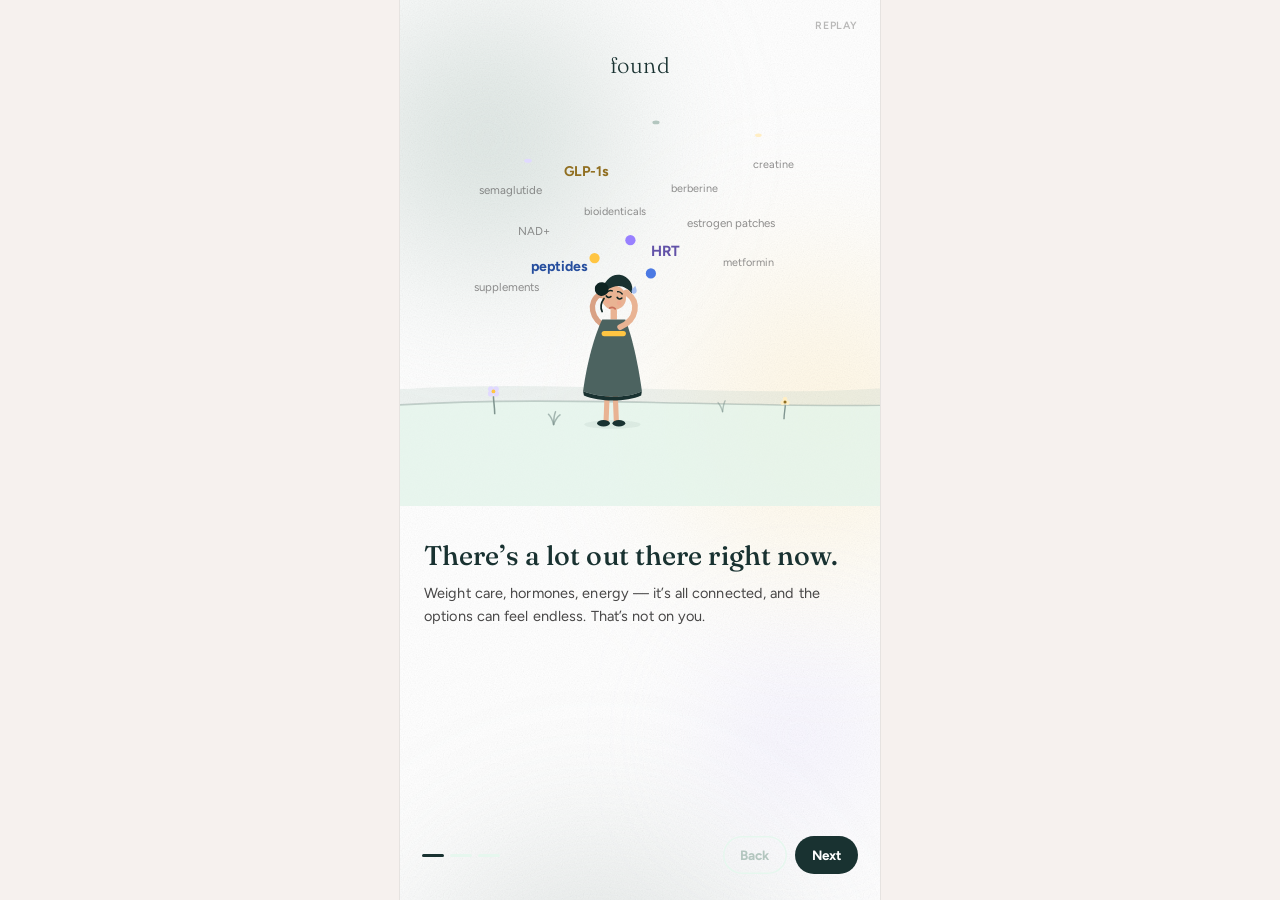
<file: Prototypes/Pyramid_Option_2.html>
<!DOCTYPE html>
<html lang="en">
<head>
<meta charset="utf-8">
<meta name="viewport" content="width=device-width,initial-scale=1,viewport-fit=cover">
<title>A place to start</title>
<link rel="preconnect" href="https://fonts.googleapis.com">
<link rel="preconnect" href="https://fonts.gstatic.com" crossorigin>
<link href="https://fonts.googleapis.com/css2?family=Figtree:wght@300;500;600;700&family=Fraunces:opsz,wght@9..144,300;9..144,400;9..144,500;9..144,600&display=swap" rel="stylesheet">
<link href="https://fonts.googleapis.com/css2?family=Material+Symbols+Rounded:opsz,wght,FILL,GRAD@24,300,0,0&display=block" rel="stylesheet">
<link rel="stylesheet" href="shared/base.css?v=2025-08-27p">
<style>
/* ================= OPTION 3 · The Note-Taker ================= */
.ntk{position:relative;z-index:3;display:flex;flex-direction:column;height:100%;
  padding:54px 20px 30px}
.ntk-top{display:flex;align-items:center;gap:14px;flex:0 0 auto;margin-bottom:26px}
.ntk-back{width:38px;height:38px;border:0;cursor:pointer;border-radius:var(--r-full);
  display:flex;align-items:center;justify-content:center;background:rgba(255,255,255,.75);
  color:var(--sage-500);box-shadow:inset 0 0 0 1px rgba(25,50,49,.12);flex:0 0 auto;
  transition:opacity .3s}
.ntk-back .msr{font-size:20px}
.ntk-back:disabled{opacity:.35;cursor:default}
.ntk-bar{flex:1 1 auto;height:8px;border-radius:var(--r-full);background:var(--sage-100);
  overflow:hidden}
.ntk-bar i{display:block;height:100%;border-radius:var(--r-full);background:var(--sage-500);
  width:0;transition:width .8s cubic-bezier(.36,.72,.28,1)}
.ntk-buddy{display:flex;align-items:flex-start;gap:14px;flex:0 0 auto;min-height:150px}
.ntk-fig{width:110px;flex:0 0 auto;margin-top:-14px}
.nf-note{stroke:var(--sage-300);stroke-width:2.4;stroke-linecap:round;
  transform-box:fill-box;transform-origin:0 50%;
  transform:scaleX(0);transition:transform .5s cubic-bezier(.2,.7,.2,1)}
.nf-note.on{transform:scaleX(1)}
.ntk-pen{transform-box:fill-box;transform-origin:85% 85%}
.ntk-pen.write{animation:penw .32s ease-in-out infinite}
@keyframes penw{0%,100%{transform:translate(0,0) rotate(0)}50%{transform:translate(-3px,2px) rotate(-7deg)}}
.ntk-bubble{position:relative;flex:1 1 auto;background:rgba(255,255,255,.94);
  border-radius:var(--r-lg);box-shadow:inset 0 0 0 1.5px rgba(25,50,49,.1);
  padding:14px 16px;font-size:16.5px;font-weight:600;line-height:1.42;letter-spacing:.1px;
  color:var(--sage-500);transition:background .35s,color .35s,box-shadow .35s,opacity .3s}
.ntk-bubble:before{content:'';position:absolute;left:-6px;top:20px;width:11px;height:11px;
  background:inherit;border-left:inherit;transform:rotate(45deg);border-radius:2px;
  box-shadow:inset 1.5px -1.5px 0 rgba(25,50,49,0)}
.ntk-bubble.react{background:var(--sage-500);color:#fff;box-shadow:none;font-weight:500}
.ntk-bubble.dim{opacity:0}
.ntk-opts{flex:1 1 auto;display:flex;flex-direction:column;gap:10px;justify-content:flex-end;
  padding-bottom:16px;transition:opacity .3s}
.ntk-opts.lock{pointer-events:none}
.opt{border:0;cursor:pointer;font-family:var(--sans);text-align:left;font-size:15px;
  font-weight:500;letter-spacing:.1px;line-height:1.35;color:var(--sage-500);
  background:rgba(255,255,255,.9);border-radius:var(--r-xs);padding:13px 15px;
  box-shadow:inset 0 0 0 1px var(--gray-50);
  transition:box-shadow .2s,background .2s,transform .2s,opacity .3s}
.opt:hover{box-shadow:inset 0 0 0 1.5px var(--sage-300);transform:translateY(-1px)}
.opt.picked{background:var(--sage-50);box-shadow:inset 0 0 0 2px var(--sage-500);font-weight:700}
.opt.faded{opacity:.4}
.opt.go{background:var(--sage-500);color:#fff;text-align:center;box-shadow:none}
.opt.go:hover{background:var(--sage-400)}
.ntk-numrow{display:flex;gap:10px;margin-bottom:2px}
.ntk-numrow label{flex:1 1 0;min-width:0;display:flex;flex-direction:column;gap:6px;
  font-family:var(--sans);font-size:10.5px;font-weight:700;letter-spacing:.7px;
  text-transform:uppercase;color:var(--sage-400)}
.ntk-numrow input{width:100%;min-width:0;font-family:var(--sans);font-size:16px;font-weight:600;letter-spacing:.1px;
  color:var(--sage-500);border:0;border-radius:var(--r-xs);padding:12px 13px;
  background:rgba(255,255,255,.9);box-shadow:inset 0 0 0 1px var(--gray-50)}
.ntk-numrow input:focus{outline:none;box-shadow:inset 0 0 0 1.5px var(--sage-300)}

/* select variant of the number row + inline nudge (no silent defaults) */
.ntk-numrow select{width:100%;min-width:0;font-family:var(--sans);font-size:16px;font-weight:600;letter-spacing:.1px;
  color:var(--sage-500);border:0;border-radius:var(--r-xs);padding:12px 13px;
  background:rgba(255,255,255,.9);box-shadow:inset 0 0 0 1px var(--gray-50);
  -webkit-appearance:none;appearance:none}
.ntk-numrow select:focus{outline:none;box-shadow:inset 0 0 0 1.5px var(--sage-300)}
.ntk-hint{font-size:12.5px;font-weight:600;letter-spacing:.1px;color:var(--amber-400);
  margin:0;min-height:0;opacity:0;transition:opacity .3s}
.ntk-hint.on{opacity:1;min-height:16px;margin:2px 2px 0}

/* multi-select chips carry a checkbox — single-select ones never do */
.opt.multi{display:flex;align-items:center;gap:11px}
.opt .ck{flex:0 0 auto;width:19px;height:19px;border-radius:6px;position:relative;
  box-shadow:inset 0 0 0 1.5px var(--sage-200);background:#fff;
  transition:background .2s,box-shadow .2s}
.opt .ck:after{content:'';position:absolute;left:6px;top:2.5px;width:5px;height:9px;
  border:solid #fff;border-width:0 2px 2px 0;transform:rotate(45deg) scale(0);
  transition:transform .18s cubic-bezier(.2,.7,.2,1)}
.opt.picked .ck{background:var(--sage-500);box-shadow:none}
.opt.picked .ck:after{transform:rotate(45deg) scale(1)}
.opt.go:disabled{opacity:.4;cursor:default}
.opt.go:disabled:hover{background:var(--sage-500)}

/* ---- quiz buddy: the intro butterfly, taking notes. Three states. ---- */
.ntk-fig .st{display:none}
.ntk-fig[data-state="listen"] .stL{display:block}
.ntk-fig[data-state="write"] .stW{display:block}
.ntk-fig[data-state="celebrate"] .stC{display:block}
@keyframes qbflut{0%,100%{transform:scaleX(1)}50%{transform:scaleX(.7)}}
@keyframes qbbob{0%,100%{transform:translateY(0)}50%{transform:translateY(-3px)}}
@keyframes qbtilt{0%,100%{transform:rotate(-2.5deg)}50%{transform:rotate(2.5deg)}}
@keyframes qbpenw{0%,100%{transform:translate(0,0) rotate(0)}50%{transform:translate(-3px,2px) rotate(-7deg)}}
@keyframes qbwline{0%,8%{transform:scaleX(0)}22%,82%{transform:scaleX(1)}94%,100%{transform:scaleX(0)}}
@keyframes qbhop{0%,100%{transform:translateY(0)}30%{transform:translateY(-6px)}50%{transform:translateY(0)}62%{transform:translateY(-2.5px)}74%{transform:translateY(0)}}
@keyframes qbsparkle{0%,100%{opacity:.3;transform:scale(.8)}50%{opacity:1;transform:scale(1.2)}}
@keyframes qbconf{0%{transform:translateY(-4px) rotate(0);opacity:0}12%{opacity:1}100%{transform:translateY(64px) rotate(220deg);opacity:0}}
</style>
</head>
<body>

<div class="device" id="dev">
  <button class="reset" id="reset">Replay</button>

<div class="screen" id="scrIntro">
    <div class="amb"><i></i><i></i><i></i><i></i></div>
    <div class="iinner">
      <div class="ihdr"><p class="wordmark">found</p></div>
      <div class="scene">
      <svg class="stage" viewBox="0 0 375 330" style="width:100%;display:block" aria-label="Una mujer que pasa del ruido a la claridad: un solo hilo conecta los tres momentos">
      <defs>
        <radialGradient id="haloGrad" cx="50%" cy="50%" r="50%">
          <stop offset="0%" stop-color="#FFEEC4" stop-opacity=".95"></stop>
          <stop offset="55%" stop-color="#FFEEC4" stop-opacity=".45"></stop>
          <stop offset="100%" stop-color="#FFEEC4" stop-opacity="0"></stop>
        </radialGradient>
        <radialGradient id="sunGrad" cx="50%" cy="50%" r="50%">
          <stop offset="0%" stop-color="#FFC542" stop-opacity=".9"></stop>
          <stop offset="60%" stop-color="#FFEEC4" stop-opacity=".55"></stop>
          <stop offset="100%" stop-color="#FFEEC4" stop-opacity="0"></stop>
        </radialGradient>
      </defs>
      <g id="nCam" style="transition:transform 1.5s cubic-bezier(.4,.1,.35,.95)">

        <!-- ground -->
        <path d="M-20 240 C 120 228 260 248 400 236 C 560 222 700 248 860 234 C 980 226 1080 242 1160 236 L1160 330 L-20 330 Z" fill="#B3C6BF" opacity=".22"></path>
        <path d="M-20 252 C 140 240 300 258 460 248 C 620 238 780 256 940 246 C 1040 240 1100 250 1160 246 L1160 330 L-20 330 Z" fill="#E6F7EE" opacity=".72"></path>
        <path d="M-20 252 C 140 240 300 258 460 248 C 620 238 780 256 940 246 C 1040 240 1100 250 1160 246" fill="none" stroke="#809590" stroke-width="1.3" opacity=".4"></path>

        <!-- sun & birds (beat 3 sky) -->
        <circle cx="1075" cy="86" r="34" fill="url(#sunGrad)"></circle>
        <circle cx="1075" cy="86" r="15" fill="#FFC542" opacity=".9"></circle>
        <g style="transform-box:fill-box;transform-origin:50% 50%;animation:nrays 46s linear infinite" opacity=".55">
          <line x1="1075" y1="62" x2="1075" y2="55" stroke="#FFC542" stroke-width="2" stroke-linecap="round"></line>
          <line x1="1075" y1="110" x2="1075" y2="117" stroke="#FFC542" stroke-width="2" stroke-linecap="round"></line>
          <line x1="1051" y1="86" x2="1044" y2="86" stroke="#FFC542" stroke-width="2" stroke-linecap="round"></line>
          <line x1="1099" y1="86" x2="1106" y2="86" stroke="#FFC542" stroke-width="2" stroke-linecap="round"></line>
          <line x1="1058" y1="69" x2="1053" y2="64" stroke="#FFC542" stroke-width="2" stroke-linecap="round"></line>
          <line x1="1092" y1="103" x2="1097" y2="108" stroke="#FFC542" stroke-width="2" stroke-linecap="round"></line>
          <line x1="1092" y1="69" x2="1097" y2="64" stroke="#FFC542" stroke-width="2" stroke-linecap="round"></line>
          <line x1="1058" y1="103" x2="1053" y2="108" stroke="#FFC542" stroke-width="2" stroke-linecap="round"></line>
        </g>
        <g style="animation:nbird 7s ease-in-out infinite">
          <path d="M965 100 q4.5 -4.5 9 0 q4.5 -4.5 9 0" fill="none" stroke="#4C6360" stroke-width="1.4" stroke-linecap="round" opacity=".7"></path>
          <path d="M925 122 q3.5 -3.5 7 0 q3.5 -3.5 7 0" fill="none" stroke="#4C6360" stroke-width="1.2" stroke-linecap="round" opacity=".5"></path>
        </g>

        <!-- THE THREAD: one line through all three beats -->
        <circle r="4" fill="#FFC542" id="nDotA" style="transition:transform 1.7s cubic-bezier(.36,.72,.28,1) .15s"></circle>
        <circle r="4" fill="#9880FF" id="nDotL" style="transition:transform 1.7s cubic-bezier(.36,.72,.28,1) .25s"></circle>
        <circle r="4" fill="#4B79E3" id="nDotS" style="transition:transform 1.7s cubic-bezier(.36,.72,.28,1) .35s"></circle>

        <!-- flowers & grass -->
        <g transform="translate(74,258)"><g style="transform-box:fill-box;transform-origin:50% 100%;animation:nswy 4.2s ease-in-out infinite"><path d="M0 0 C 0 -6 -1 -10 -1 -14" stroke="#809590" stroke-width="1.2" fill="none"></path><circle cx="-3.2" cy="-16" r="2.2" fill="#E1DAFF"></circle><circle cx="1.2" cy="-16" r="2.2" fill="#E1DAFF"></circle><circle cx="-3" cy="-19.6" r="2.2" fill="#E1DAFF"></circle><circle cx="1" cy="-19.6" r="2.2" fill="#E1DAFF"></circle><circle cx="-1" cy="-17.8" r="1.5" fill="#FFC542"></circle></g></g>
        <g transform="translate(300,262)"><g style="transform-box:fill-box;transform-origin:50% 100%;animation:nswy 5s ease-in-out infinite"><path d="M0 0 C 0 -5 1 -8 1 -11" stroke="#809590" stroke-width="1.1" fill="none"></path><circle cx="-1" cy="-13" r="1.8" fill="#FFEEC4"></circle><circle cx="2.6" cy="-13" r="1.8" fill="#FFEEC4"></circle><circle cx="0.8" cy="-15.8" r="1.8" fill="#FFEEC4"></circle><circle cx="0.8" cy="-13.6" r="1.2" fill="#916F21"></circle></g></g>
        <g transform="translate(120,266)"><path d="M0 0 C -1 -4 -2.5 -6.5 -4 -8" stroke="#809590" stroke-width="1.2" stroke-linecap="round" fill="none" opacity=".65"></path><path d="M0 0 C 0 -5 .5 -7.5 1.5 -10" stroke="#809590" stroke-width="1.2" stroke-linecap="round" fill="none" opacity=".65"></path><path d="M0 0 C 1.5 -4 3 -6 5 -7.5" stroke="#809590" stroke-width="1.2" stroke-linecap="round" fill="none" opacity=".65"></path></g>
        <g transform="translate(252,256)"><path d="M0 0 C -1 -3.5 -2 -5.5 -3.5 -7" stroke="#809590" stroke-width="1.1" stroke-linecap="round" fill="none" opacity=".55"></path><path d="M0 0 C .5 -4.5 1 -6.5 2 -8.5" stroke="#809590" stroke-width="1.1" stroke-linecap="round" fill="none" opacity=".55"></path></g>
        <g transform="translate(445,258)"><g style="transform-box:fill-box;transform-origin:50% 100%;animation:nswy 4.6s ease-in-out infinite"><path d="M0 0 C 0 -6 1 -10 1 -14" stroke="#809590" stroke-width="1.2" fill="none"></path><circle cx="-1.2" cy="-16" r="2.2" fill="#D6E4FA"></circle><circle cx="3.2" cy="-16" r="2.2" fill="#D6E4FA"></circle><circle cx="1" cy="-19.4" r="2.2" fill="#D6E4FA"></circle><circle cx="1" cy="-16.6" r="1.4" fill="#FFC542"></circle></g></g>
        <g transform="translate(636,254)"><path d="M0 0 C -1 -4 -2.5 -6.5 -4 -8" stroke="#809590" stroke-width="1.2" stroke-linecap="round" fill="none" opacity=".6"></path><path d="M0 0 C 0 -5 .5 -7.5 1.5 -10" stroke="#809590" stroke-width="1.2" stroke-linecap="round" fill="none" opacity=".6"></path></g>
        <g transform="translate(608,264)"><g style="transform-box:fill-box;transform-origin:50% 100%;animation:nswy 5.4s ease-in-out infinite"><path d="M0 0 C 0 -5 -1 -8 -1 -12" stroke="#809590" stroke-width="1.1" fill="none"></path><circle cx="-3" cy="-14" r="1.9" fill="#E1DAFF"></circle><circle cx="0.8" cy="-14" r="1.9" fill="#E1DAFF"></circle><circle cx="-1.1" cy="-17" r="1.9" fill="#E1DAFF"></circle><circle cx="-1.1" cy="-14.6" r="1.3" fill="#FFC542"></circle></g></g>
        <g transform="translate(806,252)"><path d="M0 0 C -1 -4 -2.5 -6.5 -4 -8" stroke="#809590" stroke-width="1.2" stroke-linecap="round" fill="none" opacity=".6"></path><path d="M0 0 C 1.5 -4 3 -6 5 -7.5" stroke="#809590" stroke-width="1.2" stroke-linecap="round" fill="none" opacity=".6"></path></g>
        <g transform="translate(862,260)"><g style="transform-box:fill-box;transform-origin:50% 100%;animation:nswy 4.4s ease-in-out infinite"><path d="M0 0 C 0 -6 1 -9 1 -13" stroke="#809590" stroke-width="1.2" fill="none"></path><circle cx="-1" cy="-15" r="2" fill="#FFEEC4"></circle><circle cx="3" cy="-15" r="2" fill="#FFEEC4"></circle><circle cx="1" cy="-18.2" r="2" fill="#FFEEC4"></circle><circle cx="1" cy="-15.6" r="1.3" fill="#916F21"></circle></g></g>
        <g transform="translate(1052,254)"><path d="M0 0 C -1 -3 -2 -5 -3 -6" stroke="#809590" stroke-width="1.1" stroke-linecap="round" fill="none" opacity=".55"></path><path d="M0 0 C .5 -4 1 -6 2 -7.5" stroke="#809590" stroke-width="1.1" stroke-linecap="round" fill="none" opacity=".55"></path><path d="M0 0 C 2 -3 3.5 -4.5 5 -5.5" stroke="#809590" stroke-width="1.1" stroke-linecap="round" fill="none" opacity=".55"></path></g>

        <!-- petals -->
        <g transform="translate(100,60)"><ellipse rx="3" ry="1.6" fill="#E1DAFF" style="animation:npetal 11s linear infinite"></ellipse></g>
        <g transform="translate(280,40)"><ellipse rx="2.6" ry="1.4" fill="#FFEEC4" style="animation:npetal 13s linear infinite;animation-delay:-4s"></ellipse></g>
        <g transform="translate(200,30)"><ellipse rx="2.8" ry="1.5" fill="#B3C6BF" style="animation:npetal 15s linear infinite;animation-delay:-8s"></ellipse></g>
        <g transform="translate(480,50)"><ellipse rx="3" ry="1.6" fill="#E1DAFF" style="animation:npetal 12s linear infinite;animation-delay:-2s"></ellipse></g>
        <g transform="translate(660,36)"><ellipse rx="2.6" ry="1.4" fill="#FFEEC4" style="animation:npetal 14s linear infinite;animation-delay:-6s"></ellipse></g>
        <g transform="translate(860,46)"><ellipse rx="3" ry="1.6" fill="#E1DAFF" style="animation:npetal 12.5s linear infinite;animation-delay:-3s"></ellipse></g>
        <g transform="translate(1000,32)"><ellipse rx="2.7" ry="1.5" fill="#B3C6BF" style="animation:npetal 14.5s linear infinite;animation-delay:-9s"></ellipse></g>

        <!-- ===== BEAT 1 · el ruido ===== -->
        <g id="nTangle" style="opacity:1;transition:opacity .9s ease">
          <text x="62" y="86" font-family="Figtree,sans-serif" font-size="9" fill="#484747" opacity=".6" style="animation:nwfloat 5.2s ease-in-out infinite">semaglutide</text>
          <text x="128" y="72" font-family="Figtree,sans-serif" font-size="11" font-weight="700" fill="#916F21" style="animation:nwfloat2 4.6s ease-in-out infinite;animation-delay:-1.2s">GLP-1s</text>
          <text x="212" y="84" font-family="Figtree,sans-serif" font-size="8.5" fill="#484747" opacity=".6" style="animation:nwfloat 6s ease-in-out infinite;animation-delay:-2.4s">berberine</text>
          <text x="224" y="112" font-family="Figtree,sans-serif" font-size="9" fill="#484747" opacity=".6" style="animation:nwfloat2 5.4s ease-in-out infinite;animation-delay:-3.1s">estrogen patches</text>
          <text x="196" y="134" font-family="Figtree,sans-serif" font-size="11.5" font-weight="700" fill="#6252A8" style="animation:nwfloat 4.9s ease-in-out infinite;animation-delay:-.8s">HRT</text>
          <text x="92" y="118" font-family="Figtree,sans-serif" font-size="9" fill="#484747" opacity=".6" style="animation:nwfloat2 5.8s ease-in-out infinite;animation-delay:-1.9s">NAD+</text>
          <text x="102" y="146" font-family="Figtree,sans-serif" font-size="11" font-weight="700" fill="#264E9E" style="animation:nwfloat 5.1s ease-in-out infinite;animation-delay:-2.7s">peptides</text>
          <text x="252" y="142" font-family="Figtree,sans-serif" font-size="8.5" fill="#484747" opacity=".6" style="animation:nwfloat2 6.2s ease-in-out infinite;animation-delay:-4.2s">metformin</text>
          <text x="58" y="162" font-family="Figtree,sans-serif" font-size="9" fill="#484747" opacity=".6" style="animation:nwfloat 5.6s ease-in-out infinite;animation-delay:-3.6s">supplements</text>
          <text x="276" y="66" font-family="Figtree,sans-serif" font-size="8.5" fill="#484747" opacity=".6" style="animation:nwfloat2 5.3s ease-in-out infinite;animation-delay:-1.5s">creatine</text>
          <text x="144" y="102" font-family="Figtree,sans-serif" font-size="8.5" fill="#484747" opacity=".6" style="animation:nwfloat 6.4s ease-in-out infinite;animation-delay:-5s">bioidenticals</text>
        </g>
        <!-- ===== BEAT 2 · ser escuchada ===== -->
        <g transform="translate(-85,0)">
        <circle cx="550" cy="200" r="56" fill="url(#haloGrad)" class="nHaloFx" style="opacity:0;transition:opacity 1.1s ease"></circle>
        <g class="nHaloFx" style="opacity:0;transition:opacity 1.1s ease">
          <path d="M492 190 L493.6 194.4 L498 196 L493.6 197.6 L492 202 L490.4 197.6 L486 196 L490.4 194.4 Z" fill="#FFC542" style="transform-box:fill-box;transform-origin:50% 50%;animation:nsparkle 2.6s ease-in-out infinite"></path>
          <path d="M506 148 L507.3 151.7 L511 153 L507.3 154.3 L506 158 L504.7 154.3 L501 153 L504.7 151.7 Z" fill="#9880FF" style="transform-box:fill-box;transform-origin:50% 50%;animation:nsparkle 3.1s ease-in-out infinite;animation-delay:-1.2s"></path>
          <path d="M578 226 L579.2 229.3 L582.4 230.4 L579.2 231.5 L578 234.8 L576.8 231.5 L573.6 230.4 L576.8 229.3 Z" fill="#4B79E3" style="transform-box:fill-box;transform-origin:50% 50%;animation:nsparkle 2.9s ease-in-out infinite;animation-delay:-.6s"></path>
        </g>
        </g>
        <g>
          <ellipse cx="585" cy="250" rx="26" ry="3.4" fill="#193231" opacity=".07"></ellipse>
          <path d="M585 192 C 582 212 588 230 585 248" fill="none" stroke="#809590" stroke-width="2.6" stroke-linecap="round"></path>
          <path d="M584 224 C 576 216 566 213 557 215 C 563 224 574 228 584 224 Z" fill="#B3C6BF"></path>
          <path d="M586 236 C 594 229 604 227 612 230 C 605 238 595 241 586 236 Z" fill="#B3C6BF"></path>
          <path d="M573 158 C 568 166 566 176 568 184 C 574 179 577 170 576 161 Z" fill="#B3C6BF" opacity=".9"></path>
          <path d="M597 158 C 602 166 604 176 602 184 C 596 179 593 170 594 161 Z" fill="#B3C6BF" opacity=".9"></path>
          <path d="M530 80 C 530 108 556 132 573 148 L573 160 L597 160 L597 148 C 614 132 640 108 640 80 Z" fill="#E6F7EE" opacity=".8"></path>
          <path d="M530 80 C 530 108 556 132 573 148 L573 160" fill="none" stroke="#4C6360" stroke-width="1.6" stroke-linecap="round"></path>
          <path d="M640 80 C 640 108 614 132 597 148 L597 160" fill="none" stroke="#4C6360" stroke-width="1.6" stroke-linecap="round"></path>
          <path d="M573 160 L575 190 M597 160 L595 190" stroke="#4C6360" stroke-width="1.6" stroke-linecap="round" fill="none"></path>
          <path d="M575 190 Q 585 194 595 190" fill="none" stroke="#4C6360" stroke-width="1.6" stroke-linecap="round"></path>
          <path d="M573 160 L597 160" stroke="#809590" stroke-width="1" opacity=".5"></path>
          <ellipse cx="585" cy="80" rx="55" ry="12" fill="#F0FAF5" stroke="#4C6360" stroke-width="1.6"></ellipse>
          <ellipse cx="585" cy="80" rx="44" ry="8.5" fill="#E6F7EE" opacity=".9"></ellipse>
          <ellipse cx="585" cy="80" rx="30" ry="5.5" fill="none" stroke="#809590" stroke-width="1.1" stroke-dasharray="4 5" style="animation:nvortex 6s linear infinite"></ellipse>
          <circle cx="585" cy="167" r="2.2" fill="#FFC542"></circle>
          <circle cx="585" cy="176" r="2.2" fill="#9880FF"></circle>
          <circle cx="585" cy="185" r="2.2" fill="#4B79E3"></circle>
          <path d="M648 106 L649.6 110.4 L654 112 L649.6 113.6 L648 118 L646.4 113.6 L642 112 L646.4 110.4 Z" fill="#FFC542" style="transform-box:fill-box;transform-origin:50% 50%;animation:nsparkle 2.7s ease-in-out infinite"></path>
          <path d="M520 122 L521.3 125.7 L525 127 L521.3 128.3 L520 132 L518.7 128.3 L515 127 L518.7 125.7 Z" fill="#9880FF" style="transform-box:fill-box;transform-origin:50% 50%;animation:nsparkle 3.2s ease-in-out infinite;animation-delay:-1.1s"></path>
          <text x="400" y="40" font-family="Figtree,sans-serif" font-size="9" fill="#484747" style="--dx:160px;--dy:34px;animation:nwflow 5s linear infinite">estrogen patches</text>
          <text x="428" y="20" font-family="Figtree,sans-serif" font-size="9" fill="#484747" style="--dx:132px;--dy:54px;animation:nwflow 5.4s linear infinite;animation-delay:-.7s">semaglutide</text>
          <text x="468" y="54" font-family="Figtree,sans-serif" font-size="9.5" font-weight="700" fill="#916F21" style="--dx:98px;--dy:22px;animation:nwflow 4.6s linear infinite;animation-delay:-1.4s">GLP-1s</text>
          <text x="396" y="88" font-family="Figtree,sans-serif" font-size="9" fill="#484747" style="--dx:168px;--dy:-10px;animation:nwflow 5.8s linear infinite;animation-delay:-2.1s">berberine</text>
          <text x="524" y="26" font-family="Figtree,sans-serif" font-size="9" fill="#484747" style="--dx:48px;--dy:50px;animation:nwflow 4.4s linear infinite;animation-delay:-2.8s">NAD+</text>
          <text x="672" y="36" font-family="Figtree,sans-serif" font-size="9.5" font-weight="700" fill="#6252A8" style="--dx:-94px;--dy:40px;animation:nwflow 4.8s linear infinite;animation-delay:-3.5s">HRT</text>
          <text x="702" y="66" font-family="Figtree,sans-serif" font-size="9.5" font-weight="700" fill="#264E9E" style="--dx:-126px;--dy:12px;animation:nwflow 5.2s linear infinite;animation-delay:-4.2s">peptides</text>
          <text x="648" y="18" font-family="Figtree,sans-serif" font-size="9" fill="#484747" style="--dx:-76px;--dy:58px;animation:nwflow 5.6s linear infinite;animation-delay:-4.9s">supplements</text>
        </g>
        <!-- mariposa -->
        <g transform="translate(604,236)"><g style="animation:nbfly 9s ease-in-out infinite">
          <g style="transform-box:fill-box;transform-origin:50% 50%;animation:nflutter .5s ease-in-out infinite">
            <ellipse cx="-3.4" cy="-1" rx="3.4" ry="2.3" fill="#9880FF" opacity=".85" transform="rotate(-20)"></ellipse>
            <ellipse cx="3.4" cy="-1" rx="3.4" ry="2.3" fill="#9880FF" opacity=".85" transform="rotate(20)"></ellipse>
          </g>
          <line x1="0" y1="-3" x2="0" y2="3" stroke="#193231" stroke-width="1.2" stroke-linecap="round"></line>
        </g></g>

        <!-- ===== BEAT 3 · el punto de partida ===== -->
        <g id="nWp" style="opacity:0;transition:opacity .9s ease .5s">
          <circle cx="1008" cy="246" r="18" fill="#FFEEC4" opacity=".85" style="transform-box:fill-box;transform-origin:50% 50%;animation:npulse 3.2s ease-in-out infinite"></circle>
          <circle cx="1008" cy="246" r="12" fill="none" stroke="#FFC542" stroke-width="1.6" style="transform-box:fill-box;transform-origin:50% 50%;animation:nringx 2.8s ease-out infinite"></circle>
          <path d="M1008 239 L1009.8 244.2 L1015 246 L1009.8 247.8 L1008 253 L1006.2 247.8 L1001 246 L1006.2 244.2 Z" fill="#FFC542" style="transform-box:fill-box;transform-origin:50% 50%;animation:nsparkle 3s ease-in-out infinite"></path>
          <path d="M1026 244.5 C 1060 240 1095 236 1135 231" fill="none" stroke="#809590" stroke-width="1.5" stroke-dasharray="2 7" stroke-linecap="round" opacity=".65"></path>
        </g>
        
        <!-- LA CHICA: una sola figura que camina entre beats -->
        <g id="nGirl" style="transform:translateX(166px);transition:transform 1.5s cubic-bezier(.4,.1,.35,.95)">
          <ellipse cx="0" cy="266" rx="22" ry="3.4" fill="#193231" opacity=".06"></ellipse>
          <g id="nP1" style="opacity:1;transition:opacity .3s"><g transform="translate(-166,0)">
          <!-- figura beat 1: abrumada, mano a la sien -->
        <g style="transform-box:fill-box;transform-origin:50% 100%;animation:nbreathe 4.4s ease-in-out infinite">
          <path d="M162 190 C 148.5 184 147 170 156 164.5" stroke="#D9A184" stroke-width="4.2" stroke-linecap="round" fill="none"></path>
          <circle cx="157" cy="165" r="2.3" fill="#D9A184"></circle>
          <line x1="168" y1="238" x2="169" y2="263" stroke="#E9B393" stroke-width="4" stroke-linecap="round"></line>
          <line x1="162" y1="238" x2="161" y2="263" stroke="#E9B393" stroke-width="4" stroke-linecap="round"></line>
          <ellipse cx="171" cy="265" rx="5" ry="2.5" fill="#193231"></ellipse>
          <ellipse cx="159" cy="265" rx="5" ry="2.5" fill="#193231"></ellipse>
          <rect x="164.5" y="176" width="5" height="8" fill="#E9B393"></rect>
          <path d="M158 184 C 152 196 146 218 143 240 C 157 245.5 178 245.5 189 240 C 186 218 181 196 176 184 Z" fill="#4C6360"></path>
          <path d="M143 240 C 157 245.5 178 245.5 189 240 L 188.4 243.4 C 177 248.6 156 248.6 143.7 243.4 Z" fill="#193231"></path>
          <rect x="157.5" y="193" width="19" height="4" rx="2" fill="#FFC542"></rect>
          <g transform="rotate(8 167 168)">
            <circle cx="167" cy="167" r="9.5" fill="#E9B393"></circle>
            <path d="M158 165 C 156 155.5 162.5 148.6 169 148.6 C 176 148.6 181.4 154.6 180.4 162 C 176.4 157.6 170.4 155.8 165.2 158.8 C 161.2 161 158.8 163 158 165 Z" fill="#193231"></path>
            <circle cx="156.6" cy="161.6" r="5.4" fill="#0F2422"></circle>
            <path d="M159.4 168.6 C 157.4 172.4 157.4 176 159.4 179" stroke="#0F2422" stroke-width="1.3" fill="none" stroke-linecap="round"></path>
            <path d="M160.9 166.4 q1.8 1.9 3.6 0" stroke="#0F2422" stroke-width="1.3" fill="none" stroke-linecap="round"></path>
            <path d="M169.5 166.4 q1.8 1.9 3.6 0" stroke="#0F2422" stroke-width="1.3" fill="none" stroke-linecap="round"></path>
            <path d="M161.2 163.2 q1.9 -1.9 3.8 -1.3" stroke="#0F2422" stroke-width="1.1" fill="none" stroke-linecap="round"></path>
            <path d="M169.2 161.9 q1.9 -.6 3.8 1.3" stroke="#0F2422" stroke-width="1.1" fill="none" stroke-linecap="round"></path>
            <circle cx="162.4" cy="170.6" r="1.8" fill="#F2A48D" opacity=".55"></circle>
            <circle cx="171.6" cy="170.6" r="1.8" fill="#F2A48D" opacity=".55"></circle>
            <path d="M164.8 175.4 q2.2 -1.7 4.4 0" stroke="#C96F5B" stroke-width="1.3" fill="none" stroke-linecap="round"></path>
            <path d="M182.2 155.5 C 184 158 184.3 159.8 183.3 161 C 182.3 162.1 180.6 161.9 180 160.6 C 179.5 159.4 180.3 157.6 182.2 155.5 Z" fill="#9AB7F1" opacity=".85"></path>
          </g>
          <path d="M172 190 C 185.5 184 187 170 177.5 163.5" stroke="#E9B393" stroke-width="4.5" stroke-linecap="round" fill="none"></path>
          <circle cx="177" cy="163" r="2.4" fill="#E9B393"></circle>
        </g>
          </g></g>
          <g id="nP2" style="opacity:0;transition:opacity .3s"><g transform="translate(-550,0)">
          <!-- figura beat 2: serena, manos al pecho sosteniendo el hilo -->
        <g style="transform-box:fill-box;transform-origin:50% 100%;animation:nbreathe 4.8s ease-in-out infinite;animation-delay:-1.4s">
          <line x1="546" y1="238" x2="545.5" y2="262" stroke="#E9B393" stroke-width="4" stroke-linecap="round"></line>
          <line x1="554" y1="238" x2="554.5" y2="262" stroke="#E9B393" stroke-width="4" stroke-linecap="round"></line>
          <ellipse cx="545" cy="264" rx="5" ry="2.5" fill="#193231"></ellipse>
          <ellipse cx="555" cy="264" rx="5" ry="2.5" fill="#193231"></ellipse>
          <rect x="547.5" y="173" width="5" height="9" fill="#E9B393"></rect>
          <path d="M542 182 C 536 196 531 216 529 238 C 543 244 560 244 571 238 C 569 216 564 196 558 182 Z" fill="#4C6360"></path>
          <path d="M529 238 C 543 244 560 244 571 238 L 570.5 241.4 C 559 246.8 542 246.8 529.6 241.4 Z" fill="#193231"></path>
          <rect x="541.5" y="192" width="17" height="4" rx="2" fill="#FFC542"></rect>
          <path d="M557.5 188 C 558.5 183.5 557 179 554.5 176.2" stroke="#E9B393" stroke-width="3.6" stroke-linecap="round" fill="none"></path>
          <circle cx="554" cy="175.6" r="2.7" fill="#E9B393"></circle>
          <path d="M542.5 188 C 545 193 547.5 196.5 549 198.5" stroke="#E9B393" stroke-width="3.6" stroke-linecap="round" fill="none"></path>
          <g transform="rotate(6 550 174)">
          <circle cx="550" cy="165" r="9.5" fill="#E9B393"></circle>
          <g style="transform-box:fill-box;transform-origin:50% 15%;animation:nhairflow 5.6s ease-in-out infinite">
            <path d="M540 166 C 538 154 545 146.6 551 146.6 C 558 146.6 564 153 563.2 162 C 563 168 564.2 174 566.4 178.4 C 561.4 176.4 559 172 558.2 167.6 C 554.4 163.6 546.6 163.6 543 168 C 542 172.4 540.6 176 537.6 178.4 C 539 174.4 540 170 540 166 Z" fill="#193231"></path>
            <path d="M563 158 C 565 163 565.6 169.6 564.6 175" stroke="#0F2422" stroke-width="1.2" fill="none" stroke-linecap="round" opacity=".8"></path>
          </g>
          <ellipse cx="546.6" cy="164" rx="2.4" ry="2.8" fill="#FFFFFF"></ellipse>
          <circle cx="547.9" cy="163" r="1.4" fill="#0F2422"></circle>
          <ellipse cx="554.6" cy="164" rx="2.4" ry="2.8" fill="#FFFFFF"></ellipse>
          <circle cx="555.9" cy="163" r="1.4" fill="#0F2422"></circle>
          <path d="M544.6 159.8 q1.9 -.9 3.8 -.5" stroke="#0F2422" stroke-width="1" fill="none" stroke-linecap="round"></path>
          <path d="M552.4 157.2 q2 -1.8 4 -.5" stroke="#0F2422" stroke-width="1.1" fill="none" stroke-linecap="round"></path>
          <circle cx="543.6" cy="168.4" r="1.9" fill="#F2A48D" opacity=".55"></circle>
          <circle cx="556.4" cy="168.4" r="1.9" fill="#F2A48D" opacity=".55"></circle>
          <ellipse cx="551.6" cy="171.6" rx="1.5" ry="1.9" fill="#C96F5B"></ellipse>
          </g>
        </g>
          </g></g>
          <g id="nP3" style="opacity:0;transition:opacity .3s"><g transform="translate(-906,0)">
          <!-- figura beat 3: en marcha, señalando el inicio -->
        <g style="transform-box:fill-box;transform-origin:50% 100%;animation:nfloaty 3.4s ease-in-out infinite">
          <path d="M905 236 C 901 246 896 254 890 260" stroke="#E9B393" stroke-width="4" stroke-linecap="round" fill="none"></path>
          <path d="M914 236 C 917 246 919 254 921 260.5" stroke="#E9B393" stroke-width="4" stroke-linecap="round" fill="none"></path>
          <ellipse cx="888" cy="261.5" rx="5" ry="2.5" fill="#193231" transform="rotate(-14 888 261.5)"></ellipse>
          <ellipse cx="922.5" cy="262" rx="5" ry="2.5" fill="#193231"></ellipse>
          <path d="M909 186 C 903 192 898 198 895 203" stroke="#E9B393" stroke-width="4.5" stroke-linecap="round" fill="none"></path>
          <rect x="911.5" y="173.5" width="5" height="9" fill="#E9B393"></rect>
          <g style="transform-box:fill-box;transform-origin:50% 0%;animation:nswy 3.4s ease-in-out infinite">
            <path d="M906 182 C 899 194 890 214 882 234 C 896 242 916 241 928 235 C 925 213 921 195 916 182 Z" fill="#4C6360"></path>
            <path d="M882 234 C 896 242 916 241 928 235 L 927.4 238.2 C 915 244 896 245 882.8 237.2 Z" fill="#193231"></path>
          </g>
          <rect x="904.5" y="191.5" width="17" height="4" rx="2" fill="#FFC542"></rect>
          <g transform="rotate(-4 915 165)">
            <circle cx="915" cy="165" r="9.5" fill="#E9B393"></circle>
            <g style="transform-box:fill-box;transform-origin:85% 50%;animation:nhairflow 4.2s ease-in-out infinite">
              <path d="M907 164 C 905 153 912 146.6 918 146.6 C 925 146.6 930 153 929 160 C 926.6 157.6 922.6 156 918.6 158 C 914 160 909.6 161.6 907 164 Z" fill="#193231"></path>
              <path d="M907.6 158 C 898 155.6 888.6 157.6 880.6 162.6 C 888.6 163.6 896.6 163.6 903.6 165.6 C 897 168 890.6 172 885 177 C 892.6 175.6 900.6 173.6 906.6 171.6 C 905.6 167 906 162 907.6 158 Z" fill="#193231"></path>
            </g>
            <circle cx="919.6" cy="164" r="1.4" fill="#0F2422"></circle>
            <path d="M917.6 160.4 q2.2 -1 4.2 -.5" stroke="#0F2422" stroke-width="1" fill="none" stroke-linecap="round"></path>
            <circle cx="917" cy="169" r="2" fill="#F2A48D" opacity=".55"></circle>
            <path d="M919.2 170.8 q2 1.9 3.9 .3" stroke="#C96F5B" stroke-width="1.2" fill="none" stroke-linecap="round"></path>
          </g>
          <path d="M921 185 C 930 181 938 175 945.5 168" stroke="#E9B393" stroke-width="4.5" stroke-linecap="round" fill="none"></path>
          <circle cx="946.5" cy="167" r="2.7" fill="#E9B393"></circle>
        </g>
          </g></g>
          <g id="nPw" style="opacity:0;transition:opacity .3s"><g id="nFlip">
          <g style="transform-box:fill-box;transform-origin:50% 0%;animation:nstepA .55s ease-in-out infinite"><line x1="1" y1="234" x2="8" y2="260" stroke="#E9B393" stroke-width="4" stroke-linecap="round"></line><ellipse cx="10" cy="261.5" rx="5" ry="2.5" fill="#193231"></ellipse></g>
          <g style="transform-box:fill-box;transform-origin:50% 0%;animation:nstepB .55s ease-in-out infinite"><line x1="-1" y1="234" x2="-8" y2="260" stroke="#E9B393" stroke-width="4" stroke-linecap="round"></line><ellipse cx="-10" cy="261.5" rx="5" ry="2.5" fill="#193231"></ellipse></g>
          <g style="animation:nbob .55s ease-in-out infinite">
            <g style="transform-box:fill-box;transform-origin:50% 10%;animation:narmswing .55s ease-in-out infinite"><path d="M-3 188 C -7 197 -9 205 -9 211" stroke="#D9A184" stroke-width="4.2" stroke-linecap="round" fill="none"></path></g>
            <path d="M-6 182 C -12 196 -18 216 -22 237 C -7 244.5 14 244 23 236 C 18 214 11 196 6 182 Z" fill="#4C6360"></path>
            <path d="M-22 237 C -7 244.5 14 244 23 236 L 22.5 239.2 C 12 246.6 -8 247.2 -22.7 240.2 Z" fill="#193231"></path>
            <rect x="-7" y="192" width="16" height="4" rx="2" fill="#FFC542"></rect>
            <rect x="-2.5" y="173.5" width="5" height="9" fill="#E9B393"></rect>
            <circle cx="1" cy="165" r="9.5" fill="#E9B393"></circle>
            <g style="transform-box:fill-box;transform-origin:80% 30%;animation:nhairflow 1.4s ease-in-out infinite">
              <path d="M-7 164 C -9 153 -2 146.6 4 146.6 C 11 146.6 16 153 15 160 C 12.6 157.6 8.6 156 4.6 158 C 0 160 -4.4 161.6 -7 164 Z" fill="#193231"></path>
              <path d="M-6.4 158 C -16 155.6 -25.4 158.6 -33.4 164.6 C -25.4 165.2 -17.4 164.8 -10.4 166.4 C -17 169.4 -23.4 173.8 -29 179 C -21.4 177.2 -13.4 174.4 -7.4 171.6 C -8.4 167 -8 162 -6.4 158 Z" fill="#193231"></path>
            </g>
            <circle cx="5.6" cy="164" r="1.4" fill="#0F2422"></circle>
            <path d="M3.4 159.8 q2.4 -1.4 4.4 -.6" stroke="#0F2422" stroke-width="1.1" fill="none" stroke-linecap="round"></path>
            <circle cx="3" cy="169" r="2" fill="#F2A48D" opacity=".55"></circle>
            <path d="M5.2 170.8 q2 1.7 3.9 .2" stroke="#C96F5B" stroke-width="1.2" fill="none" stroke-linecap="round"></path>
            <g style="transform-box:fill-box;transform-origin:50% 10%;animation:narmswing .55s ease-in-out infinite reverse"><path d="M4 187 C 9 195 12 202 13 208" stroke="#E9B393" stroke-width="4.5" stroke-linecap="round" fill="none"></path></g>
          </g>
          </g></g>
        </g>
      </g>
    </svg>
      </div>
      <div class="copy in" id="copy">
      <p class="t" id="ct">You've been trying to work out what's going on with your body.</p>
      <p class="s" id="cs">So has the internet. Loudly, and not about you.</p>
    </div>

      <div class="navbar">
      <div class="dots" id="dots"><i class="on"></i><i></i><i></i></div>
      <div class="nav">
        <button id="prev" disabled>Back</button>
        <button id="next" class="go">Next</button>
      </div>
    </div>
    </div>
  </div>

<div class="screen" id="scrCapture">
    <div class="amb"><i></i><i></i><i></i><i></i></div>
    <div class="ntk">
      <div class="ntk-top">
        <button class="ntk-back" id="ntkBack" aria-label="Back"><span class="msr">arrow_back</span></button>
        <div class="ntk-bar"><i id="ntkFill"></i></div>
      </div>
      <div class="ntk-buddy">
        <svg class="ntk-fig" id="ntkFig" data-state="listen" viewBox="0 0 112 112" aria-hidden="true"><g class="st stL">
        <ellipse cx="56" cy="105" rx="20" ry="3" fill="#193231" opacity=".06"></ellipse>
        <g style="animation:qbbob 3.2s ease-in-out infinite">
          <g style="transform-box:fill-box;transform-origin:100% 50%;animation:qbflut 1.7s ease-in-out infinite">
            <ellipse cx="37" cy="38" rx="15" ry="20" transform="rotate(-22 37 38)" fill="#9880FF" opacity=".88"></ellipse>
            <ellipse cx="38.5" cy="38" rx="7.5" ry="10.5" transform="rotate(-22 38.5 38)" fill="#E1DAFF"></ellipse>
            <ellipse cx="42" cy="61" rx="10" ry="12" transform="rotate(16 42 61)" fill="#E1DAFF"></ellipse>
            <circle cx="42" cy="61" r="3.4" fill="#9880FF" opacity=".75"></circle>
          </g>
          <g style="transform-box:fill-box;transform-origin:0% 50%;animation:qbflut 1.7s ease-in-out infinite">
            <ellipse cx="75" cy="38" rx="15" ry="20" transform="rotate(22 75 38)" fill="#9880FF" opacity=".88"></ellipse>
            <ellipse cx="73.5" cy="38" rx="7.5" ry="10.5" transform="rotate(22 73.5 38)" fill="#E1DAFF"></ellipse>
            <ellipse cx="70" cy="61" rx="10" ry="12" transform="rotate(-16 70 61)" fill="#E1DAFF"></ellipse>
            <circle cx="70" cy="61" r="3.4" fill="#9880FF" opacity=".75"></circle>
          </g>
          <ellipse cx="56" cy="50" rx="6.5" ry="14" fill="#193231"></ellipse>
          <path d="M50.8 48 q5.2 2.4 10.4 0" stroke="#4C6360" stroke-width="1.2" fill="none" opacity=".8"></path>
          <path d="M51.4 54 q4.6 2.2 9.2 0" stroke="#4C6360" stroke-width="1.2" fill="none" opacity=".8"></path>
          <path d="M52.5 22.5 C 50.5 17 47 13.5 43 12.5" stroke="#193231" stroke-width="1.6" fill="none" stroke-linecap="round"></path>
          <circle cx="42.5" cy="12" r="1.9" fill="#FFC542"></circle>
          <path d="M59.5 22.5 C 61.5 17 65 13.5 69 12.5" stroke="#193231" stroke-width="1.6" fill="none" stroke-linecap="round"></path>
          <circle cx="69.5" cy="12" r="1.9" fill="#FFC542"></circle>
          <circle cx="56" cy="29" r="8.2" fill="#193231"></circle>
          <ellipse cx="52.9" cy="28.6" rx="2.1" ry="2.5" fill="#FFFFFF"></ellipse>
          <circle cx="53.3" cy="29" r="1.15" fill="#0F2422"></circle>
          <ellipse cx="59.1" cy="28.6" rx="2.1" ry="2.5" fill="#FFFFFF"></ellipse>
          <circle cx="59.5" cy="29" r="1.15" fill="#0F2422"></circle>
          <circle cx="49.9" cy="32.2" r="1.5" fill="#F2A48D" opacity=".8"></circle>
          <circle cx="62.1" cy="32.2" r="1.5" fill="#F2A48D" opacity=".8"></circle>
          <path d="M54.2 32.6 q1.8 1.5 3.6 0" stroke="#FFC542" stroke-width="1.2" fill="none" stroke-linecap="round"></path>
          <g transform="rotate(-6 57 80)">
            <rect x="42" y="64" width="30" height="34" rx="4" fill="#FFFFFF" stroke="#4C6360" stroke-width="2"></rect>
            <rect x="51" y="61" width="12" height="5" rx="2.5" fill="#FFC542"></rect>
            <line x1="47" y1="73" x2="67" y2="73" stroke="#B3C6BF" stroke-width="2.2" stroke-linecap="round"></line>
            <line x1="47" y1="79" x2="62" y2="79" stroke="#B3C6BF" stroke-width="2.2" stroke-linecap="round"></line>
            <circle cx="44.5" cy="70" r="2.4" fill="#193231"></circle>
            <circle cx="69.5" cy="70" r="2.4" fill="#193231"></circle>
          </g>
        </g>
      </g><g class="st stW">
        <ellipse cx="56" cy="105" rx="20" ry="3" fill="#193231" opacity=".06"></ellipse>
        <path d="M27 24 L28.6 28.4 L33 30 L28.6 31.6 L27 36 L25.4 31.6 L21 30 L25.4 28.4 Z" fill="#FFC542" style="transform-box:fill-box;transform-origin:50% 50%;animation:qbsparkle 2.4s ease-in-out infinite"></path>
        <path d="M87 40 L88.3 43.7 L92 45 L88.3 46.3 L87 50 L85.7 46.3 L82 45 L85.7 43.7 Z" fill="#9880FF" style="transform-box:fill-box;transform-origin:50% 50%;animation:qbsparkle 3s ease-in-out infinite;animation-delay:-1.1s"></path>
        <g style="animation:qbbob 2.4s ease-in-out infinite">
          <g style="transform-box:fill-box;transform-origin:100% 50%;animation:qbflut 1.3s ease-in-out infinite">
            <ellipse cx="37" cy="38" rx="15" ry="20" transform="rotate(-22 37 38)" fill="#9880FF" opacity=".88"></ellipse>
            <ellipse cx="38.5" cy="38" rx="7.5" ry="10.5" transform="rotate(-22 38.5 38)" fill="#E1DAFF"></ellipse>
            <ellipse cx="42" cy="61" rx="10" ry="12" transform="rotate(16 42 61)" fill="#E1DAFF"></ellipse>
            <circle cx="42" cy="61" r="3.4" fill="#9880FF" opacity=".75"></circle>
          </g>
          <g style="transform-box:fill-box;transform-origin:0% 50%;animation:qbflut 1.3s ease-in-out infinite">
            <ellipse cx="75" cy="38" rx="15" ry="20" transform="rotate(22 75 38)" fill="#9880FF" opacity=".88"></ellipse>
            <ellipse cx="73.5" cy="38" rx="7.5" ry="10.5" transform="rotate(22 73.5 38)" fill="#E1DAFF"></ellipse>
            <ellipse cx="70" cy="61" rx="10" ry="12" transform="rotate(-16 70 61)" fill="#E1DAFF"></ellipse>
            <circle cx="70" cy="61" r="3.4" fill="#9880FF" opacity=".75"></circle>
          </g>
          <ellipse cx="56" cy="50" rx="6.5" ry="14" fill="#193231"></ellipse>
          <path d="M50.8 48 q5.2 2.4 10.4 0" stroke="#4C6360" stroke-width="1.2" fill="none" opacity=".8"></path>
          <path d="M51.4 54 q4.6 2.2 9.2 0" stroke="#4C6360" stroke-width="1.2" fill="none" opacity=".8"></path>
          <path d="M52.5 22.5 C 50.5 17 47 13.5 43 12.5" stroke="#193231" stroke-width="1.6" fill="none" stroke-linecap="round"></path>
          <circle cx="42.5" cy="12" r="1.9" fill="#FFC542"></circle>
          <path d="M59.5 22.5 C 61.5 17 65 13.5 69 12.5" stroke="#193231" stroke-width="1.6" fill="none" stroke-linecap="round"></path>
          <circle cx="69.5" cy="12" r="1.9" fill="#FFC542"></circle>
          <g transform="rotate(7 56 29)">
          <circle cx="56" cy="29" r="8.2" fill="#193231"></circle>
          <path d="M51 29.4 q2 -2.3 4 0" stroke="#FFFFFF" stroke-width="1.4" fill="none" stroke-linecap="round"></path>
          <path d="M57.2 29.4 q2 -2.3 4 0" stroke="#FFFFFF" stroke-width="1.4" fill="none" stroke-linecap="round"></path>
          <circle cx="49.9" cy="32.4" r="1.5" fill="#F2A48D" opacity=".8"></circle>
          <circle cx="62.1" cy="32.4" r="1.5" fill="#F2A48D" opacity=".8"></circle>
          <path d="M53.8 32.8 q2.2 2.4 4.4 0" stroke="#FFC542" stroke-width="1.3" fill="none" stroke-linecap="round"></path>
          </g>
          <g transform="rotate(-6 57 80)">
            <rect x="42" y="64" width="30" height="34" rx="4" fill="#FFFFFF" stroke="#4C6360" stroke-width="2"></rect>
            <rect x="51" y="61" width="12" height="5" rx="2.5" fill="#FFC542"></rect>
            <line x1="47" y1="72" x2="67" y2="72" stroke="#B3C6BF" stroke-width="2.2" stroke-linecap="round" style="transform-box:fill-box;transform-origin:0 50%;animation:qbwline 3.4s ease-in-out infinite"></line>
            <line x1="47" y1="78" x2="64" y2="78" stroke="#B3C6BF" stroke-width="2.2" stroke-linecap="round" style="transform-box:fill-box;transform-origin:0 50%;animation:qbwline 3.4s ease-in-out infinite;animation-delay:.45s"></line>
            <line x1="47" y1="84" x2="66" y2="84" stroke="#B3C6BF" stroke-width="2.2" stroke-linecap="round" style="transform-box:fill-box;transform-origin:0 50%;animation:qbwline 3.4s ease-in-out infinite;animation-delay:.9s"></line>
            <line x1="47" y1="90" x2="60" y2="90" stroke="#B3C6BF" stroke-width="2.2" stroke-linecap="round" style="transform-box:fill-box;transform-origin:0 50%;animation:qbwline 3.4s ease-in-out infinite;animation-delay:1.35s"></line>
            <circle cx="44.5" cy="70" r="2.4" fill="#193231"></circle>
            <g style="transform-box:fill-box;transform-origin:85% 85%;animation:qbpenw .32s ease-in-out infinite">
              <circle cx="76" cy="83" r="3.8" fill="#193231"></circle>
              <line x1="73.5" y1="80.5" x2="66.5" y2="73.5" stroke="#2A4B48" stroke-width="2.4" stroke-linecap="round"></line>
              <line x1="67.8" y1="74.8" x2="66.5" y2="73.5" stroke="#FFC542" stroke-width="2.4" stroke-linecap="round"></line>
            </g>
          </g>
        </g>
      </g><g class="st stC">
        <ellipse cx="56" cy="105" rx="20" ry="3" fill="#193231" opacity=".06"></ellipse>
        <g transform="translate(22,18)"><rect x="-1.6" y="-2.4" width="3.2" height="4.8" rx="1" fill="#FFC542" style="animation:qbconf 2.2s linear infinite"></rect></g>
        <g transform="translate(38,12)"><circle r="2" fill="#9880FF" style="animation:qbconf 2.6s linear infinite;animation-delay:-.8s"></circle></g>
        <g transform="translate(74,12)"><rect x="-1.6" y="-2.4" width="3.2" height="4.8" rx="1" fill="#4B79E3" style="animation:qbconf 2.4s linear infinite;animation-delay:-1.5s"></rect></g>
        <g transform="translate(90,20)"><circle r="2" fill="#B3C6BF" style="animation:qbconf 2.8s linear infinite;animation-delay:-.4s"></circle></g>
        <g transform="translate(56,8)"><rect x="-1.6" y="-2.4" width="3.2" height="4.8" rx="1" fill="#F2A48D" style="animation:qbconf 2.5s linear infinite;animation-delay:-1.9s"></rect></g>
        <g style="animation:qbhop 1.3s ease-in-out infinite">
        <g style="transform-box:fill-box;transform-origin:50% 60%;animation:qbtilt 1.3s ease-in-out infinite">
          <g style="transform-box:fill-box;transform-origin:100% 50%;animation:qbflut .55s ease-in-out infinite">
            <ellipse cx="37" cy="38" rx="15" ry="20" transform="rotate(-22 37 38)" fill="#9880FF" opacity=".88"></ellipse>
            <ellipse cx="38.5" cy="38" rx="7.5" ry="10.5" transform="rotate(-22 38.5 38)" fill="#E1DAFF"></ellipse>
            <ellipse cx="42" cy="61" rx="10" ry="12" transform="rotate(16 42 61)" fill="#E1DAFF"></ellipse>
            <circle cx="42" cy="61" r="3.4" fill="#9880FF" opacity=".75"></circle>
          </g>
          <g style="transform-box:fill-box;transform-origin:0% 50%;animation:qbflut .55s ease-in-out infinite">
            <ellipse cx="75" cy="38" rx="15" ry="20" transform="rotate(22 75 38)" fill="#9880FF" opacity=".88"></ellipse>
            <ellipse cx="73.5" cy="38" rx="7.5" ry="10.5" transform="rotate(22 73.5 38)" fill="#E1DAFF"></ellipse>
            <ellipse cx="70" cy="61" rx="10" ry="12" transform="rotate(-16 70 61)" fill="#E1DAFF"></ellipse>
            <circle cx="70" cy="61" r="3.4" fill="#9880FF" opacity=".75"></circle>
          </g>
          <ellipse cx="56" cy="50" rx="6.5" ry="14" fill="#193231"></ellipse>
          <path d="M50.8 48 q5.2 2.4 10.4 0" stroke="#4C6360" stroke-width="1.2" fill="none" opacity=".8"></path>
          <path d="M51.4 54 q4.6 2.2 9.2 0" stroke="#4C6360" stroke-width="1.2" fill="none" opacity=".8"></path>
          <path d="M52.5 22.5 C 50.5 17 47 13.5 43 12.5" stroke="#193231" stroke-width="1.6" fill="none" stroke-linecap="round"></path>
          <circle cx="42.5" cy="12" r="1.9" fill="#FFC542"></circle>
          <path d="M59.5 22.5 C 61.5 17 65 13.5 69 12.5" stroke="#193231" stroke-width="1.6" fill="none" stroke-linecap="round"></path>
          <circle cx="69.5" cy="12" r="1.9" fill="#FFC542"></circle>
          <circle cx="56" cy="29" r="8.2" fill="#193231"></circle>
          <path d="M51 28.8 q2 -2.3 4 0" stroke="#FFFFFF" stroke-width="1.4" fill="none" stroke-linecap="round"></path>
          <path d="M57.2 28.8 q2 -2.3 4 0" stroke="#FFFFFF" stroke-width="1.4" fill="none" stroke-linecap="round"></path>
          <circle cx="49.9" cy="32.2" r="1.5" fill="#F2A48D" opacity=".8"></circle>
          <circle cx="62.1" cy="32.2" r="1.5" fill="#F2A48D" opacity=".8"></circle>
          <path d="M53.6 32.4 q2.4 2.6 4.8 0" stroke="#FFC542" stroke-width="1.4" fill="none" stroke-linecap="round"></path>
          <g transform="rotate(-6 57 80)">
            <rect x="42" y="64" width="30" height="34" rx="4" fill="#FFFFFF" stroke="#4C6360" stroke-width="2"></rect>
            <rect x="51" y="61" width="12" height="5" rx="2.5" fill="#FFC542"></rect>
            <path d="M50 81 l5 5.5 l10 -12" fill="none" stroke="#4C6360" stroke-width="2.6" stroke-linecap="round" stroke-linejoin="round"></path>
            <circle cx="44.5" cy="70" r="2.4" fill="#193231"></circle>
            <circle cx="69.5" cy="70" r="2.4" fill="#193231"></circle>
          </g>
        </g>
        </g>
      </g></svg>
        <div class="ntk-bubble" id="ntkBubble"></div>
      </div>
      <div class="ntk-opts" id="ntkOpts"></div>
    </div>
  </div>

<div class="screen" id="scrProc">
    <div class="breath"><i></i><i></i><i></i></div>
    <div class="proc">
    <div class="form" aria-hidden="true">
      <b class="core"></b>
      <i class="fa" style="--x:-130px;--y:-160px;--t:2.6s;--dl:0s"></i>
      <i class="fl" style="--x:120px;--y:-190px;--t:3.1s;--dl:-.6s"></i>
      <i class="fs" style="--x:150px;--y:-60px;--t:2.8s;--dl:-1.3s"></i>
      <i class="fa" style="--x:-155px;--y:40px;--t:3.3s;--dl:-2s"></i>
      <i class="fl" style="--x:-70px;--y:170px;--t:2.7s;--dl:-.9s"></i>
      <i class="fs" style="--x:95px;--y:150px;--t:3.4s;--dl:-1.7s"></i>
      <i class="fa" style="--x:60px;--y:-230px;--t:2.9s;--dl:-2.4s"></i>
      <i class="fl" style="--x:-165px;--y:-70px;--t:3.2s;--dl:-1.1s"></i>
      <i class="fs" style="--x:-40px;--y:-210px;--t:2.5s;--dl:-.3s"></i>
      <i class="fa" style="--x:140px;--y:60px;--t:3s;--dl:-2.8s"></i>
      <i class="fl" style="--x:35px;--y:200px;--t:2.6s;--dl:-1.5s"></i>
      <i class="fs" style="--x:-120px;--y:110px;--t:3.5s;--dl:-.7s"></i>
    </div>
    <div class="t-lines">
      <p class="t-line">Everything you said.</p>
      <p class="t-line">What matters most.</p>
      <p class="t-line">Your starting point.</p>
    </div>
  </div>
  </div>

<div class="screen" id="scrResult">
    <div class="rbreath"><i></i><i></i></div><div class="pad"><p class="wordmark">found</p></div>
  <div class="wrap">
    <div class="scroller" id="scroll">
      <p class="eyebrow rise">Your starting point</p>
      <h2 class="lead-head rise">Weight care.</h2>
      <p class="oneliner rise">Weight care is your starting point, with hormone and longevity support still in view.</p>

      <svg class="respyr rise" viewBox="0 0 440 182" aria-label="Your pyramid: weight and metabolism to start, hormones and longevity in view">
        <polygon class="rl lead rla" points="4,170 184,170 156,122 32,122"></polygon>
        <line class="rtick" x1="170" y1="148" x2="194" y2="148"></line>
        <text class="rbadge" x="200" y="136">START HERE</text>
        <text class="rn" x="200" y="150">Weight &amp; metabolism</text>
        <text class="rg" x="200" y="163">Weight, appetite, and metabolic health</text>
        <polygon class="rl rll" points="32,116 156,116 128,68 60,68"></polygon>
        <line class="rtick" x1="142" y1="94" x2="194" y2="94"></line>
        <text class="rn" x="200" y="96">Hormones</text>
        <text class="rg" x="200" y="109">Sleep, cycles, and other midlife changes</text>
        <polygon class="rl rls" points="60,62 128,62 94,14"></polygon>
        <line class="rtick" x1="111" y1="40" x2="194" y2="40"></line>
        <text class="rn" x="200" y="42">Energy &amp; longevity</text>
        <text class="rg" x="200" y="55">Energy, strength, recovery, and healthy aging</text>
      </svg>
      <p class="seq rise"><b>Your care can include all three.</b> Hormone and longevity support stay open as your needs evolve.</p>

      <h3 class="sec rise">The order from here</h3>
      <div id="rows" class="rise">
        <div class="row lead">
          <div class="row-hd"><span class="ord">1</span>
            <span class="row-t"><p class="row-when">Start here</p><p class="row-n">Weight &amp; metabolism</p>
            <p class="row-s">Weight care, including GLP-1 options</p></span></div>
        </div>
        <div class="row rl2">
          <div class="row-hd"><span class="ord">2</span>
            <span class="row-t"><p class="row-when">Keep in view</p><p class="row-n">Hormones</p>
            <p class="row-s">Support for sleep, cycles, and midlife changes</p></span></div>
        </div>
        <div class="row rl3">
          <div class="row-hd"><span class="ord">3</span>
            <span class="row-t"><p class="row-when">Open when you’re ready</p><p class="row-n">Longevity &amp; peptides</p>
            <p class="row-s">Support for energy, strength, and recovery</p></span></div>
        </div>
      </div>

      <div class="open-note rise"><b>This is a starting point, not a limit.</b> If another area feels more important, you can explore it first.</div>

      <div class="disc rise" id="disc">
        <button class="disc-hd">How we got here <span class="msr">expand_more</span></button>
        <div class="disc-body"><div class="disc-inner">
          <p style="margin:0">This is one way to organize the areas you explored. Weight care comes first here, while hormone care and longevity support remain open to you.</p>
        </div></div>
      </div>

      <div class="next rise">
        <b>What happens next</b>
        <ol><li>Answer a few health and safety questions.</li><li>A licensed clinician reviews your full picture.</li><li>Review the weight care options available to you.</li></ol>
      </div>
    </div>

    <div class="footbar">
      <button class="btn">See your weight care options</button>
    </div>
  </div>
  </div>

  <div class="grain"></div>
</div>

<script src="shared/flow.js?v=2025-08-27p"></script>
<script src="shared/engine.js?v=2025-08-27p"></script>
<script src="shared/intro.js?v=2025-08-27p"></script>
<script>
(function(){
  var reduce = matchMedia('(prefers-reduced-motion: reduce)').matches;
  var timers=[];
  function later(fn,ms){ timers.push(setTimeout(fn, reduce?10:ms)); }
  function clear(){ timers.forEach(clearTimeout); timers=[]; }

  var R = PyramidEngine.REACTS;

  /* The five beats as chips — scripted, one straight line. Picks never
     branch anything; the reacts and the Result are fixed. */
  var STEPS=[
    {id:'opener', kind:'areas', react:R.opener,
     q:'How have you been feeling lately?',
     chips:['I’ve been trying to lose weight, but it hasn’t changed',
            'I’ve noticed hormone or midlife changes',
            'My energy, strength, or recovery feels different',
            'I’ve been thinking more about my overall health',
            'I’m not sure how to describe it',
            'Something else'],
     confirm:'Continue'},
    {id:'height', kind:'height', react:null,
     q:'How tall are you?', helper:'An estimate is fine.'},
    {id:'weight', kind:'weight', react:R.weight,
     q:'And what’s your current weight?', helper:'An estimate is fine.'},
    {id:'age', kind:'age', react:R.age,
     q:'And how old are you?'},
    {id:'sex', kind:'single', react:R.sex,
     q:'What sex were you assigned at birth?',
     chips:['Male','Female','Intersex']},
    {id:'hormone', kind:'single', react:R.hormone,
     q:'Have you noticed any changes in your cycle, sleep, or other midlife symptoms lately?',
     chips:['Changes in my cycle',
            'Changes in my sleep or waking up during the night',
            'Night sweats or hot flashes',
            'Changes in mood or focus',
            'Changes in sexual health',
            'I haven’t noticed any changes',
            'I prefer not to answer']},
    {id:'longevity', kind:'single', react:R.longevity,
     q:'Are there any other areas you’d like support with?',
     chips:['Energy','Strength','Recovery','Joint or tendon health','Skin',
            'Healthy aging','Nothing else right now']}
  ];

  var bub=document.getElementById('ntkBubble'), opts=document.getElementById('ntkOpts'),
      fill=document.getElementById('ntkFill'),
      fig=document.getElementById('ntkFig'), back=document.getElementById('ntkBack');
  var si=0, locked=false;

  function paintBar(){ fill.style.width=Math.round(si/STEPS.length*100)+'%'; }
  /* the buddy: listening while she answers, writing while it reacts,
     celebrating when the quiz is done */
  function setFig(state){ fig.setAttribute('data-state', state); }

  function chipIn(b, delay){
    b.style.opacity=0; b.style.transform='translateY(6px)';
    later(function(){
      b.style.transition='opacity .4s ease,transform .4s cubic-bezier(.2,.7,.2,1),box-shadow .2s,background .2s';
      b.style.opacity=1; b.style.transform='none';
    }, delay);
  }
  function addHint(text){
    var hint=document.createElement('p'); hint.className='ntk-hint';
    if(text){ hint.textContent=text; }
    opts.appendChild(hint);
    return hint;
  }

  function ask(){
    clear();
    locked=false;
    if(si>=STEPS.length){ finish(); return; }
    setFig('listen');
    var step=STEPS[si];
    back.disabled = si===0;
    bub.classList.remove('react'); bub.classList.add('dim');
    later(function(){
      bub.textContent=step.q + (step.helper ? ' '+step.helper : '');
      bub.classList.remove('dim');
    },200);
    opts.innerHTML=''; opts.classList.remove('lock'); opts.style.opacity='';
    if(step.kind==='height') buildHeight(step);
    else if(step.kind==='weight') buildWeight(step);
    else if(step.kind==='age') buildAge(step);
    else if(step.kind==='areas') buildAreas(step);
    else buildSingle(step);
    paintBar();
  }

  /* single-select: the tap IS the answer */
  function buildSingle(step){
    step.chips.forEach(function(t,i){
      var b=document.createElement('button'); b.className='opt'; b.textContent=t;
      b.onclick=function(){
        if(locked) return;
        [].forEach.call(opts.children,function(c){ c.classList.add(c===b?'picked':'faded'); });
        commit(step);
      };
      opts.appendChild(b); chipIn(b, 220+i*60);
    });
  }

  /* Q5: multi-select areas, with an exclusive "steady" chip + Continue */
  function buildAreas(step){
    var picked=[];
    var go=document.createElement('button'); go.className='opt go';
    go.textContent=step.confirm; go.disabled=true;
    function make(t, exclusive, i){
      var b=document.createElement('button'); b.className='opt multi';
      b.innerHTML='<span class="ck"></span><span></span>';
      b.lastChild.textContent=t;
      b.onclick=function(){
        if(locked) return;
        if(exclusive){
          picked=['x'];
          [].forEach.call(opts.querySelectorAll('.opt.multi'),function(c){ c.classList.remove('picked'); });
          b.classList.add('picked');
        } else {
          var ex=opts.querySelector('.opt.multi.exclusive');
          if(ex) ex.classList.remove('picked');
          picked=picked.filter(function(p){ return p!=='x'; });
          var at=picked.indexOf(t);
          if(at>-1){ picked.splice(at,1); b.classList.remove('picked'); }
          else{ picked.push(t); b.classList.add('picked'); }
        }
        go.disabled = !picked.length;
      };
      if(exclusive) b.classList.add('exclusive');
      opts.appendChild(b); chipIn(b, 220+i*60);
    }
    step.chips.forEach(function(t,i){ make(t,false,i); });
    if(step.exclusive) make(step.exclusive, true, step.chips.length);
    opts.appendChild(go); chipIn(go, 220+(step.chips.length+1)*60);
    go.onclick=function(){
      if(locked || !picked.length) return;
      [].forEach.call(opts.children,function(c){
        if(c!==go && !c.classList.contains('picked')) c.classList.add('faded');
      });
      commit(step);
    };
  }

  function buildHeight(step){
    var wrap=document.createElement('div'); wrap.className='ntk-numrow';
    wrap.innerHTML=
      '<label>Feet<input type="text" id="ntkFt" inputmode="numeric" autocomplete="off" placeholder="e.g. 5"></label>'
      +'<label>Inches<input type="text" id="ntkIn" inputmode="numeric" autocomplete="off" placeholder="e.g. 6"></label>';
    opts.appendChild(wrap);
    var hint=addHint('');
    var go=document.createElement('button'); go.className='opt go'; go.textContent='Continue';
    opts.appendChild(go); chipIn(go, 220);
    later(function(){ document.getElementById('ntkFt').focus(); }, 450);
    go.onclick=function(){
      if(locked) return;
      var ft=document.getElementById('ntkFt').value.trim(), inch=document.getElementById('ntkIn').value.trim();
      var okFt=/^[3-7]$/.test(ft), okIn=/^(0|[1-9]|1[01])$/.test(inch);
      if(!okFt||!okIn){ hint.textContent='Feet and inches, as numbers — an estimate is fine.'; hint.classList.add('on'); return; }
      commit(step);
    };
  }

  function buildWeight(step){
    var wrap=document.createElement('div'); wrap.className='ntk-numrow';
    wrap.innerHTML='<label>Weight (lb)<input type="text" id="ntkLbs" inputmode="numeric" autocomplete="off" placeholder="e.g. 188"></label>';
    opts.appendChild(wrap);
    var hint=addHint('');
    var go=document.createElement('button'); go.className='opt go'; go.textContent='Continue';
    opts.appendChild(go); chipIn(go, 220);
    var input=wrap.querySelector('input');
    later(function(){ input.focus(); }, 450);
    function submit(){
      if(locked) return;
      var m=input.value.trim().match(/^(\d{2,3})(\.\d+)?$/);
      if(!m){ hint.textContent='Just the number, in pounds.'; hint.classList.add('on'); return; }
      commit(step);
    }
    go.onclick=submit;
    input.addEventListener('keydown',function(e){ if(e.key==='Enter') submit(); });
  }

  function buildAge(step){
    var wrap=document.createElement('div'); wrap.className='ntk-numrow';
    wrap.innerHTML='<label>Age<input type="text" id="ntkAge" inputmode="numeric" autocomplete="off" placeholder="e.g. 44"></label>';
    opts.appendChild(wrap);
    var hint=addHint('');
    var go=document.createElement('button'); go.className='opt go'; go.textContent='Continue';
    opts.appendChild(go); chipIn(go, 220);
    var input=wrap.querySelector('input');
    later(function(){ input.focus(); }, 450);
    function submit(){
      if(locked) return;
      var m=input.value.trim().match(/^\d{2}$/);
      if(!m){ hint.textContent='Just the number of years.'; hint.classList.add('on'); return; }
      commit(step);
    }
    go.onclick=submit;
    input.addEventListener('keydown',function(e){ if(e.key==='Enter') submit(); });
  }

  /* the answer locks, the bubble reacts, the pen writes, a note lands —
     and the next question arrives on its own */
  function commit(step){
    if(locked) return;
    locked=true;
    opts.classList.add('lock');
    bub.classList.add('dim');
    /* the previous question's controls leave with it — only the react
       stays on stage, then the next question brings its own controls */
    later(function(){ opts.style.opacity=0; }, 250);
    later(function(){ opts.innerHTML=''; }, 600);
    if(!step.react){
      /* no reaction on this beat — the next question arrives directly */
      later(function(){ si++; paintBar(); ask(); }, 650);
      return;
    }
    later(function(){
      bub.textContent=step.react;
      bub.classList.add('react'); bub.classList.remove('dim');
      setFig('write');
      later(function(){ si++; paintBar(); ask(); }, 1900);
    },250);
  }

  back.onclick=function(){
    if(si===0 || locked) return;
    si--;
    ask();
  };

  function finish(){
    fill.style.width='100%';
    setFig('celebrate');
    bub.classList.remove('react'); bub.classList.add('dim');
    later(function(){ PyramidEngine.toProcessing(); }, 1800);
  }

  window.__startCapture=function(){
    clear();
    si=0; locked=false;
    setFig('listen'); fill.style.width='0';
    ask();
  };
})();
</script>
<script>PyramidEngine.boot();</script>
</body>
</html>
</file>
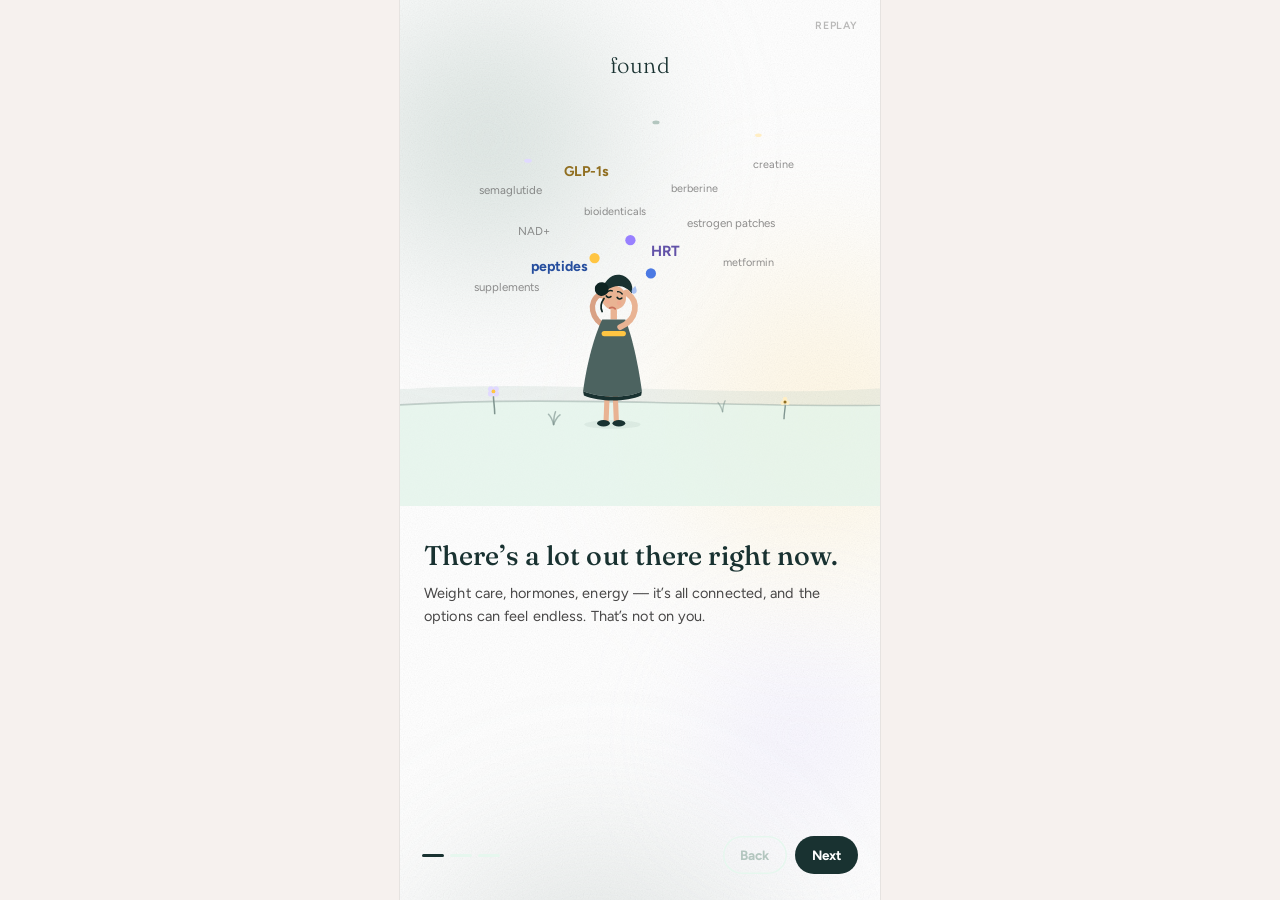
<file: Prototypes/Pyramid_Option_3.html>
<!DOCTYPE html>
<html lang="en">
<head>
<meta charset="utf-8">
<meta name="viewport" content="width=device-width,initial-scale=1,viewport-fit=cover">
<title>A place to start</title>
<link rel="preconnect" href="https://fonts.googleapis.com">
<link rel="preconnect" href="https://fonts.gstatic.com" crossorigin>
<link href="https://fonts.googleapis.com/css2?family=Figtree:wght@300;500;600;700&family=Fraunces:opsz,wght@9..144,300;9..144,400;9..144,500;9..144,600&display=swap" rel="stylesheet">
<link href="https://fonts.googleapis.com/css2?family=Material+Symbols+Rounded:opsz,wght,FILL,GRAD@24,300,0,0&display=block" rel="stylesheet">
<link rel="stylesheet" href="shared/base.css?v=2025-08-26g">
<style>
/* ================= OPTION 4 · The Madlib ================= */
.mlb{position:relative;z-index:3;display:flex;flex-direction:column;height:100%;
  padding:54px 20px 30px}
.mlb-top{flex:0 0 auto;text-align:center;margin-bottom:22px}
.mlb-kick{font-size:12.5px;font-weight:600;letter-spacing:.1px;color:var(--sage-400);
  margin:10px 0 0;transition:opacity .4s ease}
.mlb-sheet{flex:0 0 auto}
.mlb-story{font-size:22px;line-height:2.05;letter-spacing:.1px;font-weight:500;
  color:var(--sage-500);margin:0}
.mlb-story .fixed{color:var(--sage-400);font-weight:500}
.blank{display:inline-block;position:relative;cursor:pointer;font-weight:700;
  border-bottom:2.5px solid var(--sage-200);padding:0 4px 1px;margin:0 2px;
  min-width:74px;text-align:center;color:var(--sage-300);
  transition:border-color .3s,color .35s,background .3s}
.blank .lbl{display:block;font-size:9.5px;font-weight:700;letter-spacing:.09em;
  text-transform:uppercase;color:var(--sage-300);line-height:1.6;
  transition:opacity .3s,color .3s}
.blank.active{border-color:var(--amber-300);color:var(--amber-400);
  background:rgba(255,238,196,.35);border-radius:4px 4px 0 0}
.blank.active .lbl{color:var(--amber-400)}
.blank.filled{border-color:var(--sage-500);color:var(--sage-500);min-width:0;cursor:pointer}
.blank.filled .lbl{display:none}
.blank.landing{animation:land .5s cubic-bezier(.2,.7,.2,1)}
@keyframes land{0%{transform:translateY(-7px) scale(1.06);opacity:.4}100%{transform:none;opacity:1}}
.blank.locked{cursor:default}

.mlb-react{flex:0 0 auto;min-height:44px;margin:20px 0 0;font-size:14.5px;line-height:1.5;
  letter-spacing:.1px;font-weight:500;color:var(--sage-400);opacity:0;transform:translateY(6px);
  transition:opacity .45s ease,transform .45s cubic-bezier(.2,.7,.2,1)}
.mlb-react.in{opacity:1;transform:none}
.mlb-react:before{content:'';display:block;width:20px;height:2px;border-radius:2px;
  background:var(--amber-300);margin-bottom:9px}
.mlb-react.empty:before{display:none}

.mlb-tray{flex:1 1 auto;display:flex;flex-direction:column;gap:9px;justify-content:flex-end;
  padding-bottom:14px}
.wchip{border:0;cursor:pointer;font-family:var(--sans);text-align:left;font-size:15px;
  font-weight:600;letter-spacing:.1px;line-height:1.35;color:var(--sage-500);
  background:rgba(255,255,255,.92);border-radius:var(--r-xs);padding:12px 15px;
  box-shadow:inset 0 0 0 1px var(--gray-50);opacity:0;transform:translateY(7px);
  transition:opacity .4s ease,transform .4s cubic-bezier(.2,.7,.2,1),box-shadow .2s,background .2s}
.wchip.in{opacity:1;transform:none}
.wchip:hover{box-shadow:inset 0 0 0 1.5px var(--sage-300)}
.mlb-tray.hide .wchip{opacity:0;transform:translateY(7px)}
.mlb-done{flex:0 0 auto;opacity:0;transform:translateY(8px);pointer-events:none}
.mlb-done.show{opacity:1;transform:none;pointer-events:auto}

/* opener blank is multi-pick; number blanks open pickers, not word chips */
.wchip.picked{background:var(--sage-50);box-shadow:inset 0 0 0 2px var(--sage-500);font-weight:700}
.wchip.go{background:var(--sage-500);color:#fff;text-align:center}
.wchip.go:hover{box-shadow:none;background:var(--sage-400)}
.mlb-numrow{display:flex;gap:10px}
.mlb-numrow label{flex:1 1 0;min-width:0;display:flex;flex-direction:column;gap:6px;
  font-family:var(--sans);font-size:10.5px;font-weight:700;letter-spacing:.7px;
  text-transform:uppercase;color:var(--sage-400)}
.mlb-numrow select,.mlb-numrow input{width:100%;min-width:0;font-family:var(--sans);font-size:16px;font-weight:600;
  letter-spacing:.1px;color:var(--sage-500);border:0;border-radius:var(--r-xs);padding:12px 13px;
  background:rgba(255,255,255,.92);box-shadow:inset 0 0 0 1px var(--gray-50);
  -webkit-appearance:none;appearance:none}
.mlb-numrow select:focus,.mlb-numrow input:focus{outline:none;box-shadow:inset 0 0 0 1.5px var(--sage-300)}
.mlb-hint{font-size:12.5px;font-weight:600;letter-spacing:.1px;color:var(--amber-400);
  margin:0;opacity:0;transition:opacity .3s}
.mlb-hint.on{opacity:1;margin:0 2px}

/* multi-select word chips carry a checkbox — single-select ones never do */
.wchip.multi{display:flex;align-items:center;gap:11px}
.wchip .ck{flex:0 0 auto;width:19px;height:19px;border-radius:6px;position:relative;
  box-shadow:inset 0 0 0 1.5px var(--sage-200);background:#fff;
  transition:background .2s,box-shadow .2s}
.wchip .ck:after{content:'';position:absolute;left:6px;top:2.5px;width:5px;height:9px;
  border:solid #fff;border-width:0 2px 2px 0;transform:rotate(45deg) scale(0);
  transition:transform .18s cubic-bezier(.2,.7,.2,1)}
.wchip.picked .ck{background:var(--sage-500);box-shadow:none}
.wchip.picked .ck:after{transform:rotate(45deg) scale(1)}
.wchip.go:disabled{opacity:.4;cursor:default}
.wchip.go:disabled:hover{background:var(--sage-500);box-shadow:none}
</style>
</head>
<body>

<div class="device" id="dev">
  <button class="reset" id="reset">Replay</button>

<div class="screen" id="scrIntro">
    <div class="amb"><i></i><i></i><i></i><i></i></div>
    <div class="iinner">
      <div class="ihdr"><p class="wordmark">found</p></div>
      <div class="scene">
      <svg class="stage" viewBox="0 0 375 330" style="width:100%;display:block" aria-label="Una mujer que pasa del ruido a la claridad: un solo hilo conecta los tres momentos">
      <defs>
        <radialGradient id="haloGrad" cx="50%" cy="50%" r="50%">
          <stop offset="0%" stop-color="#FFEEC4" stop-opacity=".95"></stop>
          <stop offset="55%" stop-color="#FFEEC4" stop-opacity=".45"></stop>
          <stop offset="100%" stop-color="#FFEEC4" stop-opacity="0"></stop>
        </radialGradient>
        <radialGradient id="sunGrad" cx="50%" cy="50%" r="50%">
          <stop offset="0%" stop-color="#FFC542" stop-opacity=".9"></stop>
          <stop offset="60%" stop-color="#FFEEC4" stop-opacity=".55"></stop>
          <stop offset="100%" stop-color="#FFEEC4" stop-opacity="0"></stop>
        </radialGradient>
      </defs>
      <g id="nCam" style="transition:transform 1.5s cubic-bezier(.4,.1,.35,.95)">

        <!-- ground -->
        <path d="M-20 240 C 120 228 260 248 400 236 C 560 222 700 248 860 234 C 980 226 1080 242 1160 236 L1160 330 L-20 330 Z" fill="#B3C6BF" opacity=".22"></path>
        <path d="M-20 252 C 140 240 300 258 460 248 C 620 238 780 256 940 246 C 1040 240 1100 250 1160 246 L1160 330 L-20 330 Z" fill="#E6F7EE" opacity=".72"></path>
        <path d="M-20 252 C 140 240 300 258 460 248 C 620 238 780 256 940 246 C 1040 240 1100 250 1160 246" fill="none" stroke="#809590" stroke-width="1.3" opacity=".4"></path>

        <!-- sun & birds (beat 3 sky) -->
        <circle cx="1075" cy="86" r="34" fill="url(#sunGrad)"></circle>
        <circle cx="1075" cy="86" r="15" fill="#FFC542" opacity=".9"></circle>
        <g style="transform-box:fill-box;transform-origin:50% 50%;animation:nrays 46s linear infinite" opacity=".55">
          <line x1="1075" y1="62" x2="1075" y2="55" stroke="#FFC542" stroke-width="2" stroke-linecap="round"></line>
          <line x1="1075" y1="110" x2="1075" y2="117" stroke="#FFC542" stroke-width="2" stroke-linecap="round"></line>
          <line x1="1051" y1="86" x2="1044" y2="86" stroke="#FFC542" stroke-width="2" stroke-linecap="round"></line>
          <line x1="1099" y1="86" x2="1106" y2="86" stroke="#FFC542" stroke-width="2" stroke-linecap="round"></line>
          <line x1="1058" y1="69" x2="1053" y2="64" stroke="#FFC542" stroke-width="2" stroke-linecap="round"></line>
          <line x1="1092" y1="103" x2="1097" y2="108" stroke="#FFC542" stroke-width="2" stroke-linecap="round"></line>
          <line x1="1092" y1="69" x2="1097" y2="64" stroke="#FFC542" stroke-width="2" stroke-linecap="round"></line>
          <line x1="1058" y1="103" x2="1053" y2="108" stroke="#FFC542" stroke-width="2" stroke-linecap="round"></line>
        </g>
        <g style="animation:nbird 7s ease-in-out infinite">
          <path d="M965 100 q4.5 -4.5 9 0 q4.5 -4.5 9 0" fill="none" stroke="#4C6360" stroke-width="1.4" stroke-linecap="round" opacity=".7"></path>
          <path d="M925 122 q3.5 -3.5 7 0 q3.5 -3.5 7 0" fill="none" stroke="#4C6360" stroke-width="1.2" stroke-linecap="round" opacity=".5"></path>
        </g>

        <!-- THE THREAD: one line through all three beats -->
        <circle r="4" fill="#FFC542" id="nDotA" style="transition:transform 1.7s cubic-bezier(.36,.72,.28,1) .15s"></circle>
        <circle r="4" fill="#9880FF" id="nDotL" style="transition:transform 1.7s cubic-bezier(.36,.72,.28,1) .25s"></circle>
        <circle r="4" fill="#4B79E3" id="nDotS" style="transition:transform 1.7s cubic-bezier(.36,.72,.28,1) .35s"></circle>

        <!-- flowers & grass -->
        <g transform="translate(74,258)"><g style="transform-box:fill-box;transform-origin:50% 100%;animation:nswy 4.2s ease-in-out infinite"><path d="M0 0 C 0 -6 -1 -10 -1 -14" stroke="#809590" stroke-width="1.2" fill="none"></path><circle cx="-3.2" cy="-16" r="2.2" fill="#E1DAFF"></circle><circle cx="1.2" cy="-16" r="2.2" fill="#E1DAFF"></circle><circle cx="-3" cy="-19.6" r="2.2" fill="#E1DAFF"></circle><circle cx="1" cy="-19.6" r="2.2" fill="#E1DAFF"></circle><circle cx="-1" cy="-17.8" r="1.5" fill="#FFC542"></circle></g></g>
        <g transform="translate(300,262)"><g style="transform-box:fill-box;transform-origin:50% 100%;animation:nswy 5s ease-in-out infinite"><path d="M0 0 C 0 -5 1 -8 1 -11" stroke="#809590" stroke-width="1.1" fill="none"></path><circle cx="-1" cy="-13" r="1.8" fill="#FFEEC4"></circle><circle cx="2.6" cy="-13" r="1.8" fill="#FFEEC4"></circle><circle cx="0.8" cy="-15.8" r="1.8" fill="#FFEEC4"></circle><circle cx="0.8" cy="-13.6" r="1.2" fill="#916F21"></circle></g></g>
        <g transform="translate(120,266)"><path d="M0 0 C -1 -4 -2.5 -6.5 -4 -8" stroke="#809590" stroke-width="1.2" stroke-linecap="round" fill="none" opacity=".65"></path><path d="M0 0 C 0 -5 .5 -7.5 1.5 -10" stroke="#809590" stroke-width="1.2" stroke-linecap="round" fill="none" opacity=".65"></path><path d="M0 0 C 1.5 -4 3 -6 5 -7.5" stroke="#809590" stroke-width="1.2" stroke-linecap="round" fill="none" opacity=".65"></path></g>
        <g transform="translate(252,256)"><path d="M0 0 C -1 -3.5 -2 -5.5 -3.5 -7" stroke="#809590" stroke-width="1.1" stroke-linecap="round" fill="none" opacity=".55"></path><path d="M0 0 C .5 -4.5 1 -6.5 2 -8.5" stroke="#809590" stroke-width="1.1" stroke-linecap="round" fill="none" opacity=".55"></path></g>
        <g transform="translate(445,258)"><g style="transform-box:fill-box;transform-origin:50% 100%;animation:nswy 4.6s ease-in-out infinite"><path d="M0 0 C 0 -6 1 -10 1 -14" stroke="#809590" stroke-width="1.2" fill="none"></path><circle cx="-1.2" cy="-16" r="2.2" fill="#D6E4FA"></circle><circle cx="3.2" cy="-16" r="2.2" fill="#D6E4FA"></circle><circle cx="1" cy="-19.4" r="2.2" fill="#D6E4FA"></circle><circle cx="1" cy="-16.6" r="1.4" fill="#FFC542"></circle></g></g>
        <g transform="translate(636,254)"><path d="M0 0 C -1 -4 -2.5 -6.5 -4 -8" stroke="#809590" stroke-width="1.2" stroke-linecap="round" fill="none" opacity=".6"></path><path d="M0 0 C 0 -5 .5 -7.5 1.5 -10" stroke="#809590" stroke-width="1.2" stroke-linecap="round" fill="none" opacity=".6"></path></g>
        <g transform="translate(608,264)"><g style="transform-box:fill-box;transform-origin:50% 100%;animation:nswy 5.4s ease-in-out infinite"><path d="M0 0 C 0 -5 -1 -8 -1 -12" stroke="#809590" stroke-width="1.1" fill="none"></path><circle cx="-3" cy="-14" r="1.9" fill="#E1DAFF"></circle><circle cx="0.8" cy="-14" r="1.9" fill="#E1DAFF"></circle><circle cx="-1.1" cy="-17" r="1.9" fill="#E1DAFF"></circle><circle cx="-1.1" cy="-14.6" r="1.3" fill="#FFC542"></circle></g></g>
        <g transform="translate(806,252)"><path d="M0 0 C -1 -4 -2.5 -6.5 -4 -8" stroke="#809590" stroke-width="1.2" stroke-linecap="round" fill="none" opacity=".6"></path><path d="M0 0 C 1.5 -4 3 -6 5 -7.5" stroke="#809590" stroke-width="1.2" stroke-linecap="round" fill="none" opacity=".6"></path></g>
        <g transform="translate(862,260)"><g style="transform-box:fill-box;transform-origin:50% 100%;animation:nswy 4.4s ease-in-out infinite"><path d="M0 0 C 0 -6 1 -9 1 -13" stroke="#809590" stroke-width="1.2" fill="none"></path><circle cx="-1" cy="-15" r="2" fill="#FFEEC4"></circle><circle cx="3" cy="-15" r="2" fill="#FFEEC4"></circle><circle cx="1" cy="-18.2" r="2" fill="#FFEEC4"></circle><circle cx="1" cy="-15.6" r="1.3" fill="#916F21"></circle></g></g>
        <g transform="translate(1052,254)"><path d="M0 0 C -1 -3 -2 -5 -3 -6" stroke="#809590" stroke-width="1.1" stroke-linecap="round" fill="none" opacity=".55"></path><path d="M0 0 C .5 -4 1 -6 2 -7.5" stroke="#809590" stroke-width="1.1" stroke-linecap="round" fill="none" opacity=".55"></path><path d="M0 0 C 2 -3 3.5 -4.5 5 -5.5" stroke="#809590" stroke-width="1.1" stroke-linecap="round" fill="none" opacity=".55"></path></g>

        <!-- petals -->
        <g transform="translate(100,60)"><ellipse rx="3" ry="1.6" fill="#E1DAFF" style="animation:npetal 11s linear infinite"></ellipse></g>
        <g transform="translate(280,40)"><ellipse rx="2.6" ry="1.4" fill="#FFEEC4" style="animation:npetal 13s linear infinite;animation-delay:-4s"></ellipse></g>
        <g transform="translate(200,30)"><ellipse rx="2.8" ry="1.5" fill="#B3C6BF" style="animation:npetal 15s linear infinite;animation-delay:-8s"></ellipse></g>
        <g transform="translate(480,50)"><ellipse rx="3" ry="1.6" fill="#E1DAFF" style="animation:npetal 12s linear infinite;animation-delay:-2s"></ellipse></g>
        <g transform="translate(660,36)"><ellipse rx="2.6" ry="1.4" fill="#FFEEC4" style="animation:npetal 14s linear infinite;animation-delay:-6s"></ellipse></g>
        <g transform="translate(860,46)"><ellipse rx="3" ry="1.6" fill="#E1DAFF" style="animation:npetal 12.5s linear infinite;animation-delay:-3s"></ellipse></g>
        <g transform="translate(1000,32)"><ellipse rx="2.7" ry="1.5" fill="#B3C6BF" style="animation:npetal 14.5s linear infinite;animation-delay:-9s"></ellipse></g>

        <!-- ===== BEAT 1 · el ruido ===== -->
        <g id="nTangle" style="opacity:1;transition:opacity .9s ease">
          <text x="62" y="86" font-family="Figtree,sans-serif" font-size="9" fill="#484747" opacity=".6" style="animation:nwfloat 5.2s ease-in-out infinite">semaglutide</text>
          <text x="128" y="72" font-family="Figtree,sans-serif" font-size="11" font-weight="700" fill="#916F21" style="animation:nwfloat2 4.6s ease-in-out infinite;animation-delay:-1.2s">GLP-1s</text>
          <text x="212" y="84" font-family="Figtree,sans-serif" font-size="8.5" fill="#484747" opacity=".6" style="animation:nwfloat 6s ease-in-out infinite;animation-delay:-2.4s">berberine</text>
          <text x="224" y="112" font-family="Figtree,sans-serif" font-size="9" fill="#484747" opacity=".6" style="animation:nwfloat2 5.4s ease-in-out infinite;animation-delay:-3.1s">estrogen patches</text>
          <text x="196" y="134" font-family="Figtree,sans-serif" font-size="11.5" font-weight="700" fill="#6252A8" style="animation:nwfloat 4.9s ease-in-out infinite;animation-delay:-.8s">HRT</text>
          <text x="92" y="118" font-family="Figtree,sans-serif" font-size="9" fill="#484747" opacity=".6" style="animation:nwfloat2 5.8s ease-in-out infinite;animation-delay:-1.9s">NAD+</text>
          <text x="102" y="146" font-family="Figtree,sans-serif" font-size="11" font-weight="700" fill="#264E9E" style="animation:nwfloat 5.1s ease-in-out infinite;animation-delay:-2.7s">peptides</text>
          <text x="252" y="142" font-family="Figtree,sans-serif" font-size="8.5" fill="#484747" opacity=".6" style="animation:nwfloat2 6.2s ease-in-out infinite;animation-delay:-4.2s">metformin</text>
          <text x="58" y="162" font-family="Figtree,sans-serif" font-size="9" fill="#484747" opacity=".6" style="animation:nwfloat 5.6s ease-in-out infinite;animation-delay:-3.6s">supplements</text>
          <text x="276" y="66" font-family="Figtree,sans-serif" font-size="8.5" fill="#484747" opacity=".6" style="animation:nwfloat2 5.3s ease-in-out infinite;animation-delay:-1.5s">creatine</text>
          <text x="144" y="102" font-family="Figtree,sans-serif" font-size="8.5" fill="#484747" opacity=".6" style="animation:nwfloat 6.4s ease-in-out infinite;animation-delay:-5s">bioidenticals</text>
        </g>
        <!-- ===== BEAT 2 · ser escuchada ===== -->
        <g transform="translate(-85,0)">
        <circle cx="550" cy="200" r="56" fill="url(#haloGrad)" class="nHaloFx" style="opacity:0;transition:opacity 1.1s ease"></circle>
        <g class="nHaloFx" style="opacity:0;transition:opacity 1.1s ease">
          <path d="M492 190 L493.6 194.4 L498 196 L493.6 197.6 L492 202 L490.4 197.6 L486 196 L490.4 194.4 Z" fill="#FFC542" style="transform-box:fill-box;transform-origin:50% 50%;animation:nsparkle 2.6s ease-in-out infinite"></path>
          <path d="M506 148 L507.3 151.7 L511 153 L507.3 154.3 L506 158 L504.7 154.3 L501 153 L504.7 151.7 Z" fill="#9880FF" style="transform-box:fill-box;transform-origin:50% 50%;animation:nsparkle 3.1s ease-in-out infinite;animation-delay:-1.2s"></path>
          <path d="M578 226 L579.2 229.3 L582.4 230.4 L579.2 231.5 L578 234.8 L576.8 231.5 L573.6 230.4 L576.8 229.3 Z" fill="#4B79E3" style="transform-box:fill-box;transform-origin:50% 50%;animation:nsparkle 2.9s ease-in-out infinite;animation-delay:-.6s"></path>
        </g>
        </g>
        <g>
          <ellipse cx="585" cy="250" rx="26" ry="3.4" fill="#193231" opacity=".07"></ellipse>
          <path d="M585 192 C 582 212 588 230 585 248" fill="none" stroke="#809590" stroke-width="2.6" stroke-linecap="round"></path>
          <path d="M584 224 C 576 216 566 213 557 215 C 563 224 574 228 584 224 Z" fill="#B3C6BF"></path>
          <path d="M586 236 C 594 229 604 227 612 230 C 605 238 595 241 586 236 Z" fill="#B3C6BF"></path>
          <path d="M573 158 C 568 166 566 176 568 184 C 574 179 577 170 576 161 Z" fill="#B3C6BF" opacity=".9"></path>
          <path d="M597 158 C 602 166 604 176 602 184 C 596 179 593 170 594 161 Z" fill="#B3C6BF" opacity=".9"></path>
          <path d="M530 80 C 530 108 556 132 573 148 L573 160 L597 160 L597 148 C 614 132 640 108 640 80 Z" fill="#E6F7EE" opacity=".8"></path>
          <path d="M530 80 C 530 108 556 132 573 148 L573 160" fill="none" stroke="#4C6360" stroke-width="1.6" stroke-linecap="round"></path>
          <path d="M640 80 C 640 108 614 132 597 148 L597 160" fill="none" stroke="#4C6360" stroke-width="1.6" stroke-linecap="round"></path>
          <path d="M573 160 L575 190 M597 160 L595 190" stroke="#4C6360" stroke-width="1.6" stroke-linecap="round" fill="none"></path>
          <path d="M575 190 Q 585 194 595 190" fill="none" stroke="#4C6360" stroke-width="1.6" stroke-linecap="round"></path>
          <path d="M573 160 L597 160" stroke="#809590" stroke-width="1" opacity=".5"></path>
          <ellipse cx="585" cy="80" rx="55" ry="12" fill="#F0FAF5" stroke="#4C6360" stroke-width="1.6"></ellipse>
          <ellipse cx="585" cy="80" rx="44" ry="8.5" fill="#E6F7EE" opacity=".9"></ellipse>
          <ellipse cx="585" cy="80" rx="30" ry="5.5" fill="none" stroke="#809590" stroke-width="1.1" stroke-dasharray="4 5" style="animation:nvortex 6s linear infinite"></ellipse>
          <circle cx="585" cy="167" r="2.2" fill="#FFC542"></circle>
          <circle cx="585" cy="176" r="2.2" fill="#9880FF"></circle>
          <circle cx="585" cy="185" r="2.2" fill="#4B79E3"></circle>
          <path d="M648 106 L649.6 110.4 L654 112 L649.6 113.6 L648 118 L646.4 113.6 L642 112 L646.4 110.4 Z" fill="#FFC542" style="transform-box:fill-box;transform-origin:50% 50%;animation:nsparkle 2.7s ease-in-out infinite"></path>
          <path d="M520 122 L521.3 125.7 L525 127 L521.3 128.3 L520 132 L518.7 128.3 L515 127 L518.7 125.7 Z" fill="#9880FF" style="transform-box:fill-box;transform-origin:50% 50%;animation:nsparkle 3.2s ease-in-out infinite;animation-delay:-1.1s"></path>
          <text x="400" y="40" font-family="Figtree,sans-serif" font-size="9" fill="#484747" style="--dx:160px;--dy:34px;animation:nwflow 5s linear infinite">estrogen patches</text>
          <text x="428" y="20" font-family="Figtree,sans-serif" font-size="9" fill="#484747" style="--dx:132px;--dy:54px;animation:nwflow 5.4s linear infinite;animation-delay:-.7s">semaglutide</text>
          <text x="468" y="54" font-family="Figtree,sans-serif" font-size="9.5" font-weight="700" fill="#916F21" style="--dx:98px;--dy:22px;animation:nwflow 4.6s linear infinite;animation-delay:-1.4s">GLP-1s</text>
          <text x="396" y="88" font-family="Figtree,sans-serif" font-size="9" fill="#484747" style="--dx:168px;--dy:-10px;animation:nwflow 5.8s linear infinite;animation-delay:-2.1s">berberine</text>
          <text x="524" y="26" font-family="Figtree,sans-serif" font-size="9" fill="#484747" style="--dx:48px;--dy:50px;animation:nwflow 4.4s linear infinite;animation-delay:-2.8s">NAD+</text>
          <text x="672" y="36" font-family="Figtree,sans-serif" font-size="9.5" font-weight="700" fill="#6252A8" style="--dx:-94px;--dy:40px;animation:nwflow 4.8s linear infinite;animation-delay:-3.5s">HRT</text>
          <text x="702" y="66" font-family="Figtree,sans-serif" font-size="9.5" font-weight="700" fill="#264E9E" style="--dx:-126px;--dy:12px;animation:nwflow 5.2s linear infinite;animation-delay:-4.2s">peptides</text>
          <text x="648" y="18" font-family="Figtree,sans-serif" font-size="9" fill="#484747" style="--dx:-76px;--dy:58px;animation:nwflow 5.6s linear infinite;animation-delay:-4.9s">supplements</text>
        </g>
        <!-- mariposa -->
        <g transform="translate(604,236)"><g style="animation:nbfly 9s ease-in-out infinite">
          <g style="transform-box:fill-box;transform-origin:50% 50%;animation:nflutter .5s ease-in-out infinite">
            <ellipse cx="-3.4" cy="-1" rx="3.4" ry="2.3" fill="#9880FF" opacity=".85" transform="rotate(-20)"></ellipse>
            <ellipse cx="3.4" cy="-1" rx="3.4" ry="2.3" fill="#9880FF" opacity=".85" transform="rotate(20)"></ellipse>
          </g>
          <line x1="0" y1="-3" x2="0" y2="3" stroke="#193231" stroke-width="1.2" stroke-linecap="round"></line>
        </g></g>

        <!-- ===== BEAT 3 · el punto de partida ===== -->
        <g id="nWp" style="opacity:0;transition:opacity .9s ease .5s">
          <circle cx="1008" cy="246" r="18" fill="#FFEEC4" opacity=".85" style="transform-box:fill-box;transform-origin:50% 50%;animation:npulse 3.2s ease-in-out infinite"></circle>
          <circle cx="1008" cy="246" r="12" fill="none" stroke="#FFC542" stroke-width="1.6" style="transform-box:fill-box;transform-origin:50% 50%;animation:nringx 2.8s ease-out infinite"></circle>
          <path d="M1008 239 L1009.8 244.2 L1015 246 L1009.8 247.8 L1008 253 L1006.2 247.8 L1001 246 L1006.2 244.2 Z" fill="#FFC542" style="transform-box:fill-box;transform-origin:50% 50%;animation:nsparkle 3s ease-in-out infinite"></path>
          <path d="M1026 244.5 C 1060 240 1095 236 1135 231" fill="none" stroke="#809590" stroke-width="1.5" stroke-dasharray="2 7" stroke-linecap="round" opacity=".65"></path>
        </g>
        
        <!-- LA CHICA: una sola figura que camina entre beats -->
        <g id="nGirl" style="transform:translateX(166px);transition:transform 1.5s cubic-bezier(.4,.1,.35,.95)">
          <ellipse cx="0" cy="266" rx="22" ry="3.4" fill="#193231" opacity=".06"></ellipse>
          <g id="nP1" style="opacity:1;transition:opacity .3s"><g transform="translate(-166,0)">
          <!-- figura beat 1: abrumada, mano a la sien -->
        <g style="transform-box:fill-box;transform-origin:50% 100%;animation:nbreathe 4.4s ease-in-out infinite">
          <path d="M162 190 C 148.5 184 147 170 156 164.5" stroke="#D9A184" stroke-width="4.2" stroke-linecap="round" fill="none"></path>
          <circle cx="157" cy="165" r="2.3" fill="#D9A184"></circle>
          <line x1="168" y1="238" x2="169" y2="263" stroke="#E9B393" stroke-width="4" stroke-linecap="round"></line>
          <line x1="162" y1="238" x2="161" y2="263" stroke="#E9B393" stroke-width="4" stroke-linecap="round"></line>
          <ellipse cx="171" cy="265" rx="5" ry="2.5" fill="#193231"></ellipse>
          <ellipse cx="159" cy="265" rx="5" ry="2.5" fill="#193231"></ellipse>
          <rect x="164.5" y="176" width="5" height="8" fill="#E9B393"></rect>
          <path d="M158 184 C 152 196 146 218 143 240 C 157 245.5 178 245.5 189 240 C 186 218 181 196 176 184 Z" fill="#4C6360"></path>
          <path d="M143 240 C 157 245.5 178 245.5 189 240 L 188.4 243.4 C 177 248.6 156 248.6 143.7 243.4 Z" fill="#193231"></path>
          <rect x="157.5" y="193" width="19" height="4" rx="2" fill="#FFC542"></rect>
          <g transform="rotate(8 167 168)">
            <circle cx="167" cy="167" r="9.5" fill="#E9B393"></circle>
            <path d="M158 165 C 156 155.5 162.5 148.6 169 148.6 C 176 148.6 181.4 154.6 180.4 162 C 176.4 157.6 170.4 155.8 165.2 158.8 C 161.2 161 158.8 163 158 165 Z" fill="#193231"></path>
            <circle cx="156.6" cy="161.6" r="5.4" fill="#0F2422"></circle>
            <path d="M159.4 168.6 C 157.4 172.4 157.4 176 159.4 179" stroke="#0F2422" stroke-width="1.3" fill="none" stroke-linecap="round"></path>
            <path d="M160.9 166.4 q1.8 1.9 3.6 0" stroke="#0F2422" stroke-width="1.3" fill="none" stroke-linecap="round"></path>
            <path d="M169.5 166.4 q1.8 1.9 3.6 0" stroke="#0F2422" stroke-width="1.3" fill="none" stroke-linecap="round"></path>
            <path d="M161.2 163.2 q1.9 -1.9 3.8 -1.3" stroke="#0F2422" stroke-width="1.1" fill="none" stroke-linecap="round"></path>
            <path d="M169.2 161.9 q1.9 -.6 3.8 1.3" stroke="#0F2422" stroke-width="1.1" fill="none" stroke-linecap="round"></path>
            <circle cx="162.4" cy="170.6" r="1.8" fill="#F2A48D" opacity=".55"></circle>
            <circle cx="171.6" cy="170.6" r="1.8" fill="#F2A48D" opacity=".55"></circle>
            <path d="M164.8 175.4 q2.2 -1.7 4.4 0" stroke="#C96F5B" stroke-width="1.3" fill="none" stroke-linecap="round"></path>
            <path d="M182.2 155.5 C 184 158 184.3 159.8 183.3 161 C 182.3 162.1 180.6 161.9 180 160.6 C 179.5 159.4 180.3 157.6 182.2 155.5 Z" fill="#9AB7F1" opacity=".85"></path>
          </g>
          <path d="M172 190 C 185.5 184 187 170 177.5 163.5" stroke="#E9B393" stroke-width="4.5" stroke-linecap="round" fill="none"></path>
          <circle cx="177" cy="163" r="2.4" fill="#E9B393"></circle>
        </g>
          </g></g>
          <g id="nP2" style="opacity:0;transition:opacity .3s"><g transform="translate(-550,0)">
          <!-- figura beat 2: serena, manos al pecho sosteniendo el hilo -->
        <g style="transform-box:fill-box;transform-origin:50% 100%;animation:nbreathe 4.8s ease-in-out infinite;animation-delay:-1.4s">
          <line x1="546" y1="238" x2="545.5" y2="262" stroke="#E9B393" stroke-width="4" stroke-linecap="round"></line>
          <line x1="554" y1="238" x2="554.5" y2="262" stroke="#E9B393" stroke-width="4" stroke-linecap="round"></line>
          <ellipse cx="545" cy="264" rx="5" ry="2.5" fill="#193231"></ellipse>
          <ellipse cx="555" cy="264" rx="5" ry="2.5" fill="#193231"></ellipse>
          <rect x="547.5" y="173" width="5" height="9" fill="#E9B393"></rect>
          <path d="M542 182 C 536 196 531 216 529 238 C 543 244 560 244 571 238 C 569 216 564 196 558 182 Z" fill="#4C6360"></path>
          <path d="M529 238 C 543 244 560 244 571 238 L 570.5 241.4 C 559 246.8 542 246.8 529.6 241.4 Z" fill="#193231"></path>
          <rect x="541.5" y="192" width="17" height="4" rx="2" fill="#FFC542"></rect>
          <path d="M557.5 188 C 558.5 183.5 557 179 554.5 176.2" stroke="#E9B393" stroke-width="3.6" stroke-linecap="round" fill="none"></path>
          <circle cx="554" cy="175.6" r="2.7" fill="#E9B393"></circle>
          <path d="M542.5 188 C 545 193 547.5 196.5 549 198.5" stroke="#E9B393" stroke-width="3.6" stroke-linecap="round" fill="none"></path>
          <g transform="rotate(6 550 174)">
          <circle cx="550" cy="165" r="9.5" fill="#E9B393"></circle>
          <g style="transform-box:fill-box;transform-origin:50% 15%;animation:nhairflow 5.6s ease-in-out infinite">
            <path d="M540 166 C 538 154 545 146.6 551 146.6 C 558 146.6 564 153 563.2 162 C 563 168 564.2 174 566.4 178.4 C 561.4 176.4 559 172 558.2 167.6 C 554.4 163.6 546.6 163.6 543 168 C 542 172.4 540.6 176 537.6 178.4 C 539 174.4 540 170 540 166 Z" fill="#193231"></path>
            <path d="M563 158 C 565 163 565.6 169.6 564.6 175" stroke="#0F2422" stroke-width="1.2" fill="none" stroke-linecap="round" opacity=".8"></path>
          </g>
          <ellipse cx="546.6" cy="164" rx="2.4" ry="2.8" fill="#FFFFFF"></ellipse>
          <circle cx="547.9" cy="163" r="1.4" fill="#0F2422"></circle>
          <ellipse cx="554.6" cy="164" rx="2.4" ry="2.8" fill="#FFFFFF"></ellipse>
          <circle cx="555.9" cy="163" r="1.4" fill="#0F2422"></circle>
          <path d="M544.6 159.8 q1.9 -.9 3.8 -.5" stroke="#0F2422" stroke-width="1" fill="none" stroke-linecap="round"></path>
          <path d="M552.4 157.2 q2 -1.8 4 -.5" stroke="#0F2422" stroke-width="1.1" fill="none" stroke-linecap="round"></path>
          <circle cx="543.6" cy="168.4" r="1.9" fill="#F2A48D" opacity=".55"></circle>
          <circle cx="556.4" cy="168.4" r="1.9" fill="#F2A48D" opacity=".55"></circle>
          <ellipse cx="551.6" cy="171.6" rx="1.5" ry="1.9" fill="#C96F5B"></ellipse>
          </g>
        </g>
          </g></g>
          <g id="nP3" style="opacity:0;transition:opacity .3s"><g transform="translate(-906,0)">
          <!-- figura beat 3: en marcha, señalando el inicio -->
        <g style="transform-box:fill-box;transform-origin:50% 100%;animation:nfloaty 3.4s ease-in-out infinite">
          <path d="M905 236 C 901 246 896 254 890 260" stroke="#E9B393" stroke-width="4" stroke-linecap="round" fill="none"></path>
          <path d="M914 236 C 917 246 919 254 921 260.5" stroke="#E9B393" stroke-width="4" stroke-linecap="round" fill="none"></path>
          <ellipse cx="888" cy="261.5" rx="5" ry="2.5" fill="#193231" transform="rotate(-14 888 261.5)"></ellipse>
          <ellipse cx="922.5" cy="262" rx="5" ry="2.5" fill="#193231"></ellipse>
          <path d="M909 186 C 903 192 898 198 895 203" stroke="#E9B393" stroke-width="4.5" stroke-linecap="round" fill="none"></path>
          <rect x="911.5" y="173.5" width="5" height="9" fill="#E9B393"></rect>
          <g style="transform-box:fill-box;transform-origin:50% 0%;animation:nswy 3.4s ease-in-out infinite">
            <path d="M906 182 C 899 194 890 214 882 234 C 896 242 916 241 928 235 C 925 213 921 195 916 182 Z" fill="#4C6360"></path>
            <path d="M882 234 C 896 242 916 241 928 235 L 927.4 238.2 C 915 244 896 245 882.8 237.2 Z" fill="#193231"></path>
          </g>
          <rect x="904.5" y="191.5" width="17" height="4" rx="2" fill="#FFC542"></rect>
          <g transform="rotate(-4 915 165)">
            <circle cx="915" cy="165" r="9.5" fill="#E9B393"></circle>
            <g style="transform-box:fill-box;transform-origin:85% 50%;animation:nhairflow 4.2s ease-in-out infinite">
              <path d="M907 164 C 905 153 912 146.6 918 146.6 C 925 146.6 930 153 929 160 C 926.6 157.6 922.6 156 918.6 158 C 914 160 909.6 161.6 907 164 Z" fill="#193231"></path>
              <path d="M907.6 158 C 898 155.6 888.6 157.6 880.6 162.6 C 888.6 163.6 896.6 163.6 903.6 165.6 C 897 168 890.6 172 885 177 C 892.6 175.6 900.6 173.6 906.6 171.6 C 905.6 167 906 162 907.6 158 Z" fill="#193231"></path>
            </g>
            <circle cx="919.6" cy="164" r="1.4" fill="#0F2422"></circle>
            <path d="M917.6 160.4 q2.2 -1 4.2 -.5" stroke="#0F2422" stroke-width="1" fill="none" stroke-linecap="round"></path>
            <circle cx="917" cy="169" r="2" fill="#F2A48D" opacity=".55"></circle>
            <path d="M919.2 170.8 q2 1.9 3.9 .3" stroke="#C96F5B" stroke-width="1.2" fill="none" stroke-linecap="round"></path>
          </g>
          <path d="M921 185 C 930 181 938 175 945.5 168" stroke="#E9B393" stroke-width="4.5" stroke-linecap="round" fill="none"></path>
          <circle cx="946.5" cy="167" r="2.7" fill="#E9B393"></circle>
        </g>
          </g></g>
          <g id="nPw" style="opacity:0;transition:opacity .3s"><g id="nFlip">
          <g style="transform-box:fill-box;transform-origin:50% 0%;animation:nstepA .55s ease-in-out infinite"><line x1="1" y1="234" x2="8" y2="260" stroke="#E9B393" stroke-width="4" stroke-linecap="round"></line><ellipse cx="10" cy="261.5" rx="5" ry="2.5" fill="#193231"></ellipse></g>
          <g style="transform-box:fill-box;transform-origin:50% 0%;animation:nstepB .55s ease-in-out infinite"><line x1="-1" y1="234" x2="-8" y2="260" stroke="#E9B393" stroke-width="4" stroke-linecap="round"></line><ellipse cx="-10" cy="261.5" rx="5" ry="2.5" fill="#193231"></ellipse></g>
          <g style="animation:nbob .55s ease-in-out infinite">
            <g style="transform-box:fill-box;transform-origin:50% 10%;animation:narmswing .55s ease-in-out infinite"><path d="M-3 188 C -7 197 -9 205 -9 211" stroke="#D9A184" stroke-width="4.2" stroke-linecap="round" fill="none"></path></g>
            <path d="M-6 182 C -12 196 -18 216 -22 237 C -7 244.5 14 244 23 236 C 18 214 11 196 6 182 Z" fill="#4C6360"></path>
            <path d="M-22 237 C -7 244.5 14 244 23 236 L 22.5 239.2 C 12 246.6 -8 247.2 -22.7 240.2 Z" fill="#193231"></path>
            <rect x="-7" y="192" width="16" height="4" rx="2" fill="#FFC542"></rect>
            <rect x="-2.5" y="173.5" width="5" height="9" fill="#E9B393"></rect>
            <circle cx="1" cy="165" r="9.5" fill="#E9B393"></circle>
            <g style="transform-box:fill-box;transform-origin:80% 30%;animation:nhairflow 1.4s ease-in-out infinite">
              <path d="M-7 164 C -9 153 -2 146.6 4 146.6 C 11 146.6 16 153 15 160 C 12.6 157.6 8.6 156 4.6 158 C 0 160 -4.4 161.6 -7 164 Z" fill="#193231"></path>
              <path d="M-6.4 158 C -16 155.6 -25.4 158.6 -33.4 164.6 C -25.4 165.2 -17.4 164.8 -10.4 166.4 C -17 169.4 -23.4 173.8 -29 179 C -21.4 177.2 -13.4 174.4 -7.4 171.6 C -8.4 167 -8 162 -6.4 158 Z" fill="#193231"></path>
            </g>
            <circle cx="5.6" cy="164" r="1.4" fill="#0F2422"></circle>
            <path d="M3.4 159.8 q2.4 -1.4 4.4 -.6" stroke="#0F2422" stroke-width="1.1" fill="none" stroke-linecap="round"></path>
            <circle cx="3" cy="169" r="2" fill="#F2A48D" opacity=".55"></circle>
            <path d="M5.2 170.8 q2 1.7 3.9 .2" stroke="#C96F5B" stroke-width="1.2" fill="none" stroke-linecap="round"></path>
            <g style="transform-box:fill-box;transform-origin:50% 10%;animation:narmswing .55s ease-in-out infinite reverse"><path d="M4 187 C 9 195 12 202 13 208" stroke="#E9B393" stroke-width="4.5" stroke-linecap="round" fill="none"></path></g>
          </g>
          </g></g>
        </g>
      </g>
    </svg>
      </div>
      <div class="copy in" id="copy">
      <p class="t" id="ct">You've been trying to work out what's going on with your body.</p>
      <p class="s" id="cs">So has the internet. Loudly, and not about you.</p>
    </div>

      <div class="navbar">
      <div class="dots" id="dots"><i class="on"></i><i></i><i></i></div>
      <div class="nav">
        <button id="prev" disabled>Back</button>
        <button id="next" class="go">Next</button>
      </div>
    </div>
    </div>
  </div>

<div class="screen" id="scrCapture">
    <div class="amb"><i></i><i></i><i></i><i></i></div>
    <div class="mlb">
      <div class="mlb-top">
        <p class="wordmark">found</p>
        <p class="mlb-kick" id="mlbKick">Fill in the blanks. In your words, not ours.</p>
      </div>
      <div class="mlb-sheet">
        <p class="mlb-story" id="mlbStory"></p>
      </div>
      <div class="mlb-react" id="mlbReact"></div>
      <div class="mlb-tray" id="mlbTray"></div>
      <button class="btn mlb-done" id="mlbDone">That’s right</button>
    </div>
  </div>

<div class="screen" id="scrProc">
    <div class="breath"><i></i><i></i><i></i></div>
    <div class="proc">
    <div class="form" aria-hidden="true">
      <b class="core"></b>
      <i class="fa" style="--x:-130px;--y:-160px;--t:2.6s;--dl:0s"></i>
      <i class="fl" style="--x:120px;--y:-190px;--t:3.1s;--dl:-.6s"></i>
      <i class="fs" style="--x:150px;--y:-60px;--t:2.8s;--dl:-1.3s"></i>
      <i class="fa" style="--x:-155px;--y:40px;--t:3.3s;--dl:-2s"></i>
      <i class="fl" style="--x:-70px;--y:170px;--t:2.7s;--dl:-.9s"></i>
      <i class="fs" style="--x:95px;--y:150px;--t:3.4s;--dl:-1.7s"></i>
      <i class="fa" style="--x:60px;--y:-230px;--t:2.9s;--dl:-2.4s"></i>
      <i class="fl" style="--x:-165px;--y:-70px;--t:3.2s;--dl:-1.1s"></i>
      <i class="fs" style="--x:-40px;--y:-210px;--t:2.5s;--dl:-.3s"></i>
      <i class="fa" style="--x:140px;--y:60px;--t:3s;--dl:-2.8s"></i>
      <i class="fl" style="--x:35px;--y:200px;--t:2.6s;--dl:-1.5s"></i>
      <i class="fs" style="--x:-120px;--y:110px;--t:3.5s;--dl:-.7s"></i>
    </div>
    <div class="t-lines">
      <p class="t-line">Everything you said.</p>
      <p class="t-line">What matters most.</p>
      <p class="t-line">Your starting point.</p>
    </div>
  </div>
  </div>

<div class="screen" id="scrResult">
    <div class="rbreath"><i></i><i></i></div><div class="pad"><p class="wordmark">found</p></div>
  <div class="wrap">
    <div class="scroller" id="scroll">
      <p class="eyebrow rise">Your starting point</p>
      <h2 class="lead-head rise">Weight care.</h2>
      <p class="oneliner rise">Weight care is your starting point, with hormone and longevity support still in view.</p>

      <svg class="respyr rise" viewBox="0 0 440 182" aria-label="Your pyramid: weight and metabolism to start, hormones and longevity in view">
        <polygon class="rl lead rla" points="4,170 184,170 156,122 32,122"></polygon>
        <line class="rtick" x1="170" y1="148" x2="194" y2="148"></line>
        <text class="rbadge" x="200" y="136">START HERE</text>
        <text class="rn" x="200" y="150">Weight &amp; metabolism</text>
        <text class="rg" x="200" y="163">Weight, appetite, and metabolic health</text>
        <polygon class="rl rll" points="32,116 156,116 128,68 60,68"></polygon>
        <line class="rtick" x1="142" y1="94" x2="194" y2="94"></line>
        <text class="rn" x="200" y="96">Hormones</text>
        <text class="rg" x="200" y="109">Sleep, cycles, and other midlife changes</text>
        <polygon class="rl rls" points="60,62 128,62 94,14"></polygon>
        <line class="rtick" x1="111" y1="40" x2="194" y2="40"></line>
        <text class="rn" x="200" y="42">Energy &amp; longevity</text>
        <text class="rg" x="200" y="55">Energy, strength, recovery, and healthy aging</text>
      </svg>
      <p class="seq rise"><b>Your care can include all three.</b> Hormone and longevity support stay open as your needs evolve.</p>

      <h3 class="sec rise">The order from here</h3>
      <div id="rows" class="rise">
        <div class="row lead">
          <div class="row-hd"><span class="ord">1</span>
            <span class="row-t"><p class="row-when">Start here</p><p class="row-n">Weight &amp; metabolism</p>
            <p class="row-s">Weight care, including GLP-1 options</p></span></div>
        </div>
        <div class="row rl2">
          <div class="row-hd"><span class="ord">2</span>
            <span class="row-t"><p class="row-when">Keep in view</p><p class="row-n">Hormones</p>
            <p class="row-s">Support for sleep, cycles, and midlife changes</p></span></div>
        </div>
        <div class="row rl3">
          <div class="row-hd"><span class="ord">3</span>
            <span class="row-t"><p class="row-when">Open when you’re ready</p><p class="row-n">Longevity &amp; peptides</p>
            <p class="row-s">Support for energy, strength, and recovery</p></span></div>
        </div>
      </div>

      <div class="open-note rise"><b>This is a starting point, not a limit.</b> If another area feels more important, you can explore it first.</div>

      <div class="disc rise" id="disc">
        <button class="disc-hd">How we got here <span class="msr">expand_more</span></button>
        <div class="disc-body"><div class="disc-inner">
          <p style="margin:0">This is one way to organize the areas you explored. Weight care comes first here, while hormone care and longevity support remain open to you.</p>
        </div></div>
      </div>

      <div class="next rise">
        <b>What happens next</b>
        <ol><li>Answer a few health and safety questions.</li><li>A licensed clinician reviews your full picture.</li><li>Review the weight care options available to you.</li></ol>
      </div>
    </div>

    <div class="footbar">
      <button class="btn">See your weight care options</button>
    </div>
  </div>
  </div>

  <div class="grain"></div>
</div>

<script src="shared/flow.js?v=2025-08-27p"></script>
<script src="shared/engine.js?v=2025-08-27p"></script>
<script src="shared/intro.js?v=2025-08-26g"></script>
<script>
(function(){
  var reduce = matchMedia('(prefers-reduced-motion: reduce)').matches;
  var timers=[];
  function later(fn,ms){ timers.push(setTimeout(fn, reduce?10:ms)); }
  function clear(){ timers.forEach(clearTimeout); timers=[]; }

  var R = PyramidEngine.REACTS;

  var story=document.getElementById('mlbStory'), tray=document.getElementById('mlbTray'),
      reactEl=document.getElementById('mlbReact'), done=document.getElementById('mlbDone'),
      kick=document.getElementById('mlbKick');

  /* One statement, built blank by blank, in the scripted order. The
     participant picks whatever words fit — nothing branches; reacts and
     the Result are fixed. */
  var PREFER='I prefer not to answer';
  /* test prototypes label the number-picker confirms "Continue" */
  var CONFIRM = window.__flow ? 'Continue' : 'that\u2019s me';
  var BLANKS=[
    {id:'going', kind:'single', pre:'Lately, ', post:'.', lbl:'what’s been going on',
     words:['I’ve been trying to lose weight, but it hasn’t changed',
            'I’ve noticed hormone or midlife changes',
            'my energy, strength, or recovery feels different',
            'I’ve been thinking more about my overall health',
            'I’m not sure how to describe how I’ve been feeling',
            'I have something else on my mind'],
     react:R.opener},
    {id:'height', kind:'height', pre:' I’m ', post:'', lbl:'height',
     hint:'An estimate is fine.', react:null},
    {id:'weight', kind:'weight', pre:' and about ', post:'.', lbl:'weight',
     hint:'An estimate is fine.', react:R.weight},
    {id:'age', kind:'age', pre:' I’m ', post:'.', lbl:'age', react:R.age},
    {id:'sex', kind:'single', pre:' I was assigned ', post:' at birth.', lbl:'sex assigned at birth',
     words:['male','female','intersex'],
     react:R.sex},
    {id:'noticed', kind:'single', pre:' Also, I’ve noticed ', post:'.', lbl:'what I’ve noticed',
     words:['changes in my cycle',
            'difficulty sleeping',
            'waking up during the night',
            'night sweats or hot flashes',
            'changes in my mood or focus',
            'changes in my sexual health',
            'nothing in particular',
            PREFER],
     react:R.hormone},
    {id:'support', kind:'single', pre:' Beyond that, ', post:'.', lbl:'support',
     words:['I’d like more support with my energy',
            'I’d like more support with strength or recovery',
            'I’d like support for my joints or tendons',
            'I’d like support for my skin',
            'I’d like support with healthy aging',
            'I don’t need support with anything else right now'],
     react:R.longevity}
  ];

  var filled, cursor;

  function blankDef(k){ return BLANKS.filter(function(b){ return b.id===k; })[0]; }
  function esc(s){ return s.replace(/&/g,'&amp;').replace(/</g,'&lt;'); }
  /* ---------------- the sentence ---------------- */
  function blankHTML(b, active){
    var f=filled[b.id];
    return '<span class="blank'+(f?' filled':'')+(active?' active':'')+'" data-k="'+b.id+'">'
      +(f?esc(f):'  ')+'<span class="lbl">'+b.lbl+'</span></span>';
  }
  function render(){
    /* the script is fixed, so the WHOLE statement is on the page from the
       start — empty blanks and all. The cursor walks it in order. */
    var h='';
    BLANKS.forEach(function(b,i){
      /* "I prefer not to answer" removes that sentence from the statement
         (kept visible only while the blank itself is active) */
      if(b.id==='noticed' && filled[b.id]===PREFER && i!==cursor) return;
      h+='<span class="fixed">'+b.pre+'</span>'
        +blankHTML(b, i===cursor)
        +'<span class="fixed">'+b.post+'</span>';
    });
    story.innerHTML=h;
    story.querySelectorAll('.blank.filled').forEach(function(bl){
      bl.onclick=function(){ reopen(bl.dataset.k); };
    });
  }

  /* Linear flow: editing a filled blank reopens just that blank — the
     rest of the statement stays as it is. */
  function reopen(k){
    clear();
    cursor=BLANKS.findIndex(function(b){ return b.id===k; });
    reactEl.classList.remove('in');
    done.classList.remove('show');
    openBlank();
  }

  /* ---------------- asking ---------------- */
  function nextCursor(){
    for(var i=0;i<BLANKS.length;i++) if(!filled[BLANKS[i].id]) return i;
    return BLANKS.length;
  }

  function openBlank(){
    clear();
    if(cursor>=BLANKS.length){ finish(); return; }
    var b=BLANKS[cursor];
    render();
    tray.classList.remove('hide');
    tray.innerHTML='';
    if(b.kind==='height') trayHeight(b);
    else if(b.kind==='weight') trayWeight(b);
    else if(b.kind==='age') trayAge(b);
    else traySingle(b);
    done.classList.remove('show');
  }

  function addChip(text, fn, i, cls){
    var c=document.createElement('button'); c.className='wchip'+(cls?' '+cls:'');
    c.textContent=text; c.onclick=fn;
    tray.appendChild(c);
    later(function(){ c.classList.add('in'); }, 100+i*60);
    return c;
  }
  function addHint(text){
    var hint=document.createElement('p'); hint.className='mlb-hint on';
    hint.textContent=text||'';
    tray.appendChild(hint);
    return hint;
  }

  function traySingle(b){
    b.words.forEach(function(w,i){
      addChip(w, function(){ choose(b, w); }, i);
    });
  }

  function trayHeight(b){
    var row=document.createElement('div'); row.className='mlb-numrow';
    row.innerHTML=
      '<label>Feet<input type="text" id="mlbFt" inputmode="numeric" autocomplete="off" placeholder="e.g. 5"></label>'
      +'<label>Inches<input type="text" id="mlbIn" inputmode="numeric" autocomplete="off" placeholder="e.g. 6"></label>';
    tray.appendChild(row);
    var hint=addHint(b.hint);
    addChip(CONFIRM, function(){
      var ft=document.getElementById('mlbFt').value.trim(), inch=document.getElementById('mlbIn').value.trim();
      var okFt=/^[3-7]$/.test(ft), okIn=/^(0|[1-9]|1[01])$/.test(inch);
      if(!okFt||!okIn){ hint.textContent='Feet and inches, as numbers.'; return; }
      choose(b, ft+'′'+inch+'″');
    }, 0, 'go');
    later(function(){ document.getElementById('mlbFt').focus(); }, 400);
  }

  function trayWeight(b){
    var row=document.createElement('div'); row.className='mlb-numrow';
    row.innerHTML='<label>Weight (lb)<input type="text" id="mlbLbs" inputmode="numeric" autocomplete="off" placeholder="e.g. 188"></label>';
    tray.appendChild(row);
    var hint=addHint(b.hint);
    var input=row.querySelector('input');
    function submit(){
      var m=input.value.trim().match(/^(\d{2,3})(\.\d+)?$/);
      if(!m){ hint.textContent='Just the number, in pounds.'; return; }
      choose(b, m[0]+' pounds');
    }
    addChip(CONFIRM, submit, 0, 'go');
    input.addEventListener('keydown',function(e){ if(e.key==='Enter') submit(); });
    later(function(){ input.focus(); }, 400);
  }

  function trayAge(b){
    var row=document.createElement('div'); row.className='mlb-numrow';
    row.innerHTML='<label>Age<input type="text" id="mlbAge" inputmode="numeric" autocomplete="off" placeholder="e.g. 44"></label>';
    tray.appendChild(row);
    var hint=addHint('');
    var input=row.querySelector('input');
    function submit(){
      var m=input.value.trim().match(/^\d{2}$/);
      if(!m){ hint.textContent='Just the number of years.'; return; }
      choose(b, m[0]);
    }
    addChip(CONFIRM, submit, 0, 'go');
    input.addEventListener('keydown',function(e){ if(e.key==='Enter') submit(); });
    later(function(){ input.focus(); }, 400);
  }

  /* the words land in the sentence, then Found says one line about it —
     react and tray never share a beat */
  function choose(b, word){
    clear();
    filled[b.id]=word;
    tray.classList.add('hide');
    later(function(){ tray.innerHTML=''; }, 350);
    cursor=nextCursor();
    render();
    story.querySelectorAll('.blank[data-k="'+b.id+'"]').forEach(function(bl){ bl.classList.add('landing'); });
    reactEl.classList.remove('in');
    later(function(){
      if(b.react){
        reactEl.classList.remove('empty'); reactEl.textContent=b.react;
        reactEl.classList.add('in');
      } else { reactEl.classList.add('empty'); reactEl.textContent=''; }
    }, 420);
    later(function(){
      if(cursor>=BLANKS.length){ finish(); } else { openBlank(); }
    }, b.react?1900:600);
  }

  function finish(){
    cursor=BLANKS.length;
    render();
    tray.classList.add('hide'); tray.innerHTML='';
    kick.style.opacity=0;
    reactEl.classList.remove('empty');
    reactEl.textContent='Here’s what you shared. Change anything that doesn’t feel right.';
    reactEl.classList.add('in');
    later(function(){ done.classList.add('show'); }, 500);
  }

  done.onclick=function(){ PyramidEngine.toProcessing(); };

  window.__startCapture=function(){
    clear();
    filled={}; cursor=0;
    kick.style.opacity=1;
    reactEl.classList.remove('in'); reactEl.textContent='';
    done.classList.remove('show');
    openBlank();
  };
})();
</script>
<script>PyramidEngine.boot();</script>
</body>
</html>
</file>
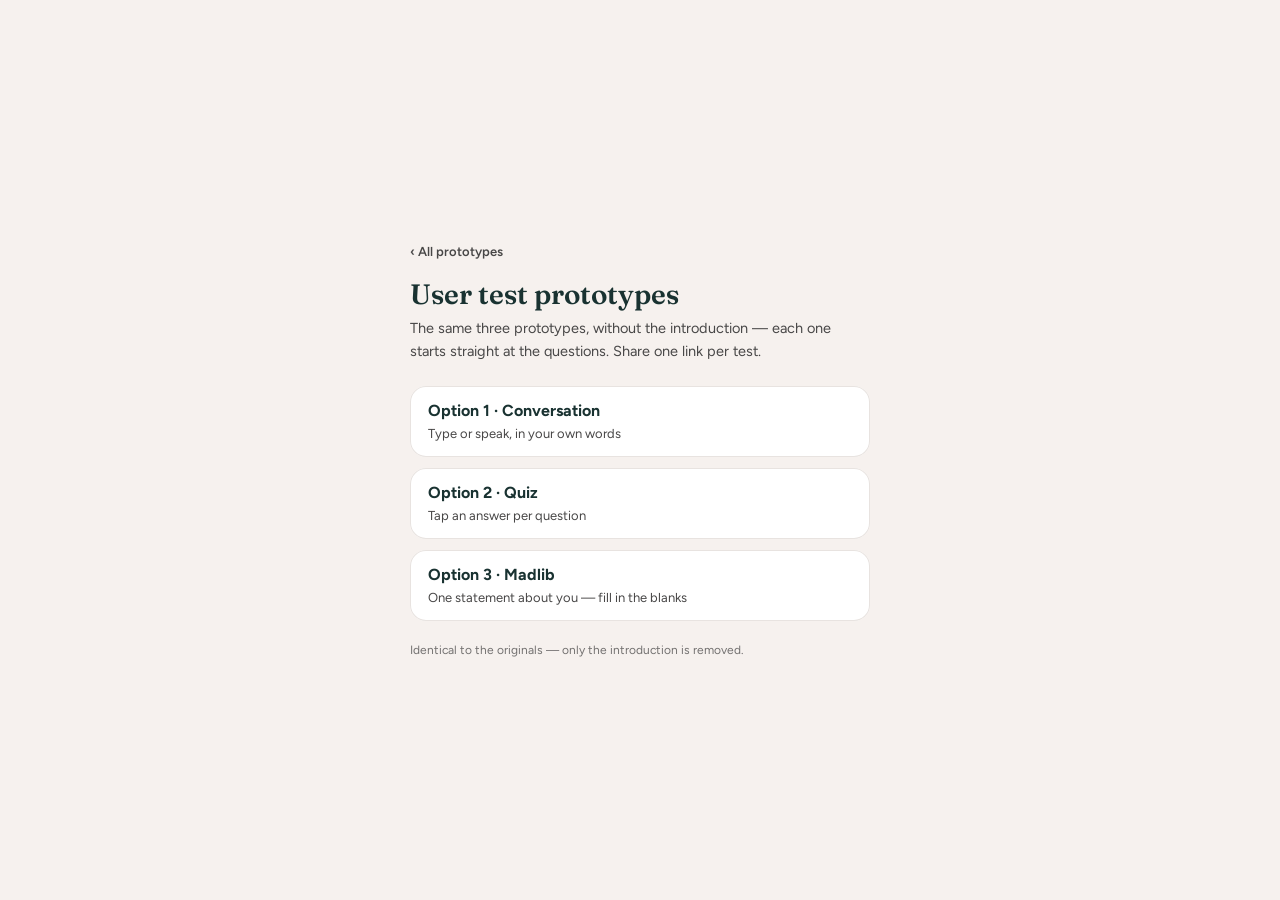
<file: Prototypes/test.html>
<!DOCTYPE html>
<html lang="en">
<head>
<meta charset="utf-8">
<meta name="viewport" content="width=device-width,initial-scale=1">
<title>The Pyramid · User test</title>
<link rel="preconnect" href="https://fonts.googleapis.com">
<link rel="preconnect" href="https://fonts.gstatic.com" crossorigin>
<link href="https://fonts.googleapis.com/css2?family=Figtree:wght@500;600;700&family=Fraunces:opsz,wght@9..144,400;9..144,600&display=swap" rel="stylesheet">
<style>
:root{--bg:#F6F1EE;--ink:#193231;--sub:#484747;--card:#fff;--line:#E8E3E0;--sage:#809590}
*{box-sizing:border-box}
body{margin:0;background:var(--bg);font-family:'Figtree',system-ui,sans-serif;color:var(--ink);
  min-height:100vh;display:flex;align-items:center;justify-content:center;padding:32px 20px}
main{width:100%;max-width:460px}
h1{font-family:'Fraunces',Georgia,serif;font-weight:600;font-size:28px;margin:0 0 6px}
p.lead{font-size:14.5px;line-height:1.55;color:var(--sub);margin:0 0 24px}
a.card{display:block;background:var(--card);border-radius:16px;padding:15px 18px;margin-bottom:11px;
  text-decoration:none;color:var(--ink);box-shadow:inset 0 0 0 1px var(--line);
  transition:transform .15s ease,box-shadow .15s ease}
a.card:hover{transform:translateY(-2px);box-shadow:inset 0 0 0 1.5px var(--sage)}
a.card b{display:block;font-size:16px;margin-bottom:3px}
a.card span{font-size:13px;color:var(--sub)}
footer{margin-top:20px;font-size:12px;line-height:1.5;color:var(--sub);opacity:.75}
a.back{display:inline-block;margin-bottom:18px;font-size:13px;font-weight:600;color:var(--sub);text-decoration:none}
a.back:hover{color:var(--ink)}
</style>
</head>
<body>
<main>
  <a class="back" href="../index.html">‹ All prototypes</a>
  <h1>User test prototypes</h1>
  <p class="lead">The same three prototypes, without the introduction — each one starts straight at the questions. Share one link per test.</p>

  <a class="card" href="Pyramid_Option_1.html?nointro=1"><b>Option 1 · Conversation</b><span>Type or speak, in your own words</span></a>
  <a class="card" href="Pyramid_Option_2.html?nointro=1"><b>Option 2 · Quiz</b><span>Tap an answer per question</span></a>
  <a class="card" href="Pyramid_Option_3.html?nointro=1"><b>Option 3 · Madlib</b><span>One statement about you — fill in the blanks</span></a>

  <footer>Identical to the originals — only the introduction is removed.</footer>
</main>
</body>
</html>
</file>
<file: Prototypes/shared/base.css>
:root{
  --white:#FFFFFF;
  --gray-25:#F6F1EE; --gray-50:#E8E3E0; --gray-200:#C2BEBC; --gray-300:#777675;
  --gray-400:#484747; --gray-500:#0F0F0F;
  --sage-25:#FAFDFC; --sage-50:#F0FAF5; --sage-100:#E6F7EE;
  --sage-200:#B3C6BF; --sage-300:#809590; --sage-400:#4C6360; --sage-500:#193231;
  --avocado-100:#EDFFCE;
  /* layer colors — data/illustration per the token sheet, not chrome */
  --amber-100:#FFEEC4; --amber-300:#FFC542; --amber-400:#916F21;
  --lavender-100:#E1DAFF; --lavender-300:#9880FF; --lavender-400:#6252A8;
  --sky-100:#D6E4FA; --sky-200:#9AB7F1; --sky-300:#4B79E3; --sky-400:#264E9E;
  --text-secondary:var(--gray-400);
  --serif:'Fraunces', Georgia, serif;      /* stands in for Quincy CF */
  --sans:'Figtree', system-ui, sans-serif; /* stands in for Greycliff CF */
  --sp-2xs:8px; --sp-xs:12px; --sp-sm:16px; --sp-md:20px; --sp-lg:24px;
  --r-full:999px; --r-xs:12px; --r-sm:14px; --r-md:18px; --r-lg:22px;
}
*{box-sizing:border-box}
/* ---------------------------------------------------------------
   The prototype IS the page. No simulated device frame: on a phone
   it fills the viewport; on a wide screen a max-width keeps it from
   stretching, which is the only responsive concession we make.
   --------------------------------------------------------------- */
body{margin:0;background:var(--gray-25);font-family:var(--sans);
  -webkit-font-smoothing:antialiased;
  display:flex;justify-content:center;
  min-height:100vh;min-height:100dvh}
.msr{font-family:'Material Symbols Rounded';font-weight:normal;font-style:normal;line-height:1;
  letter-spacing:normal;text-transform:none;display:inline-block;white-space:nowrap;direction:ltr;
  font-variation-settings:'FILL' 0,'wght' 300,'GRAD' 0,'opsz' 24}

/* ===================== app surface ===================== */
.device{width:100%;max-width:480px;height:100vh;height:100dvh;
  position:relative;overflow:hidden;background:var(--white)}
@media (min-width:481px){
  .device{box-shadow:0 0 0 1px rgba(25,50,49,.07)}
}

.amb{position:absolute;inset:0;overflow:hidden;z-index:0;
  transition:opacity 1s ease,transform 1.2s cubic-bezier(.2,.7,.2,1)}
.amb i{position:absolute;display:block;border-radius:50%;filter:blur(58px)}
.amb i:nth-child(1){width:88%;aspect-ratio:1;left:-26%;top:-8%;
  background:radial-gradient(circle,rgba(179,198,191,.6),transparent 68%);animation:d1 28s ease-in-out infinite alternate}
.amb i:nth-child(2){width:98%;aspect-ratio:1;right:-38%;top:20%;
  background:radial-gradient(circle,rgba(255,238,196,.6),transparent 66%);animation:d2 34s ease-in-out infinite alternate}
.amb i:nth-child(3){width:126%;aspect-ratio:1;left:-22%;bottom:-48%;
  background:radial-gradient(circle,rgba(128,149,144,.32),transparent 62%);animation:d3 40s ease-in-out infinite alternate}
.amb i:nth-child(4){width:54%;aspect-ratio:1;right:-10%;bottom:4%;
  background:radial-gradient(circle,rgba(225,218,255,.5),transparent 64%);animation:d1 32s ease-in-out infinite alternate-reverse}
@keyframes d1{to{transform:translate(18px,30px) scale(1.1)}}
@keyframes d2{to{transform:translate(-26px,-20px) scale(1.08)}}
@keyframes d3{to{transform:translate(22px,-16px) scale(1.06)}}
.device.typing .amb{opacity:.24;transform:scale(1.06)}
.device.speaking .amb{opacity:.3}
.device.processing .amb{opacity:0}

/* ---- the listening shape ---- */
.mass{position:absolute;inset:0;z-index:1;pointer-events:none;--amp:0;
  opacity:0;transform:scale(calc(.93 + var(--amp) * .09));
  transition:opacity .9s ease,transform .16s ease-out}
.device.speaking .mass{opacity:1}
.mass i{position:absolute;left:50%;top:50%;display:block;border-radius:var(--r-full);
  transform:translate(-50%,-50%)}
.mass i:nth-child(1){width:126%;height:106%;background:var(--sage-300);opacity:.36;filter:blur(40px);
  animation:pulse 6.4s ease-in-out infinite}
.mass i:nth-child(2){width:100%;height:88%;background:var(--sage-200);opacity:.6;filter:blur(34px);
  animation:pulse 5.1s ease-in-out infinite reverse}
.mass i:nth-child(3){width:72%;height:64%;background:var(--sage-50);opacity:.96;filter:blur(28px);
  animation:pulse 4.1s ease-in-out infinite}
@keyframes pulse{0%,100%{transform:translate(-50%,-50%) scale(.95)}50%{transform:translate(-50%,-50%) scale(1.045)}}

/* ---- the processing breath: same family as the listening shape, slower ---- */
.breath{position:absolute;inset:0;z-index:1;pointer-events:none;opacity:0;transition:opacity 1.1s ease}
.device.processing .breath{opacity:1}
.breath i{position:absolute;left:50%;top:58%;display:block;border-radius:var(--r-full);
  transform:translate(-50%,-50%)}
.breath i:nth-child(1){width:150%;height:120%;background:var(--sage-200);opacity:.32;filter:blur(46px);
  animation:bpulse 7.5s ease-in-out infinite}
.breath i:nth-child(2){width:110%;height:92%;background:var(--amber-100);opacity:.5;filter:blur(38px);
  animation:bpulse 6s ease-in-out infinite reverse}
.breath i:nth-child(3){width:76%;height:64%;background:var(--sage-50);opacity:.95;filter:blur(30px);
  animation:bpulse 4.8s ease-in-out infinite}
@keyframes bpulse{0%,100%{transform:translate(-50%,-50%) scale(.94)}50%{transform:translate(-50%,-50%) scale(1.05)}}

.grain{position:absolute;inset:0;z-index:2;pointer-events:none;opacity:.4;
  background-image:url("data:image/svg+xml,%3Csvg xmlns='http://www.w3.org/2000/svg' width='140' height='140'%3E%3Cfilter id='n'%3E%3CfeTurbulence type='fractalNoise' baseFrequency='.85' numOctaves='3'/%3E%3CfeColorMatrix type='saturate' values='0'/%3E%3C/filter%3E%3Crect width='140' height='140' filter='url(%23n)' opacity='.36'/%3E%3C/svg%3E")}

.inner{position:relative;z-index:3;display:flex;flex-direction:column;height:100%;
  padding:56px var(--sp-md) 30px;transition:opacity .6s ease}
.device.processing .inner{opacity:0;pointer-events:none}

.hdr{flex:0 0 auto;display:flex;justify-content:center;transition:opacity .6s ease}
.wordmark{font-family:var(--serif);font-weight:300;font-size:26px;letter-spacing:.4px;
  color:var(--sage-500);line-height:1;margin:0}
.device.speaking .hdr{opacity:0}

.mid{flex:1 1 auto;display:flex;flex-direction:column;justify-content:center;padding:8px 0;
  transition:opacity .3s ease}
.mid.off{opacity:0}
.mid .react{font-size:26px;font-weight:700;line-height:1.32;letter-spacing:.2px;color:var(--sage-500);
  margin:0;max-width:17ch;opacity:0;transform:translateY(9px);
  transition:opacity .5s ease,transform .5s cubic-bezier(.2,.7,.2,1)}
.mid .react.in{opacity:1;transform:none}
.mid .react::before{content:'';display:block;width:22px;height:2px;border-radius:2px;
  background:var(--amber-300);margin-bottom:12px;transition:opacity .4s ease}
.mid .react.mute{display:none}
.mid .q{font-size:28px;font-weight:700;line-height:1.3;letter-spacing:.2px;color:var(--sage-500);
  margin:0;max-width:15ch;opacity:0;transform:translateY(9px);
  transition:opacity .5s ease,transform .5s cubic-bezier(.2,.7,.2,1),
             font-size .55s cubic-bezier(.2,.7,.2,1),color .55s ease,max-width .55s ease}
.mid .q.in{opacity:1;transform:none}
.mid .sub{font-size:14px;line-height:1.5;letter-spacing:.1px;color:var(--sage-400);margin:10px 0 0;
  opacity:0;transform:translateY(8px);
  transition:opacity .5s ease,transform .5s cubic-bezier(.2,.7,.2,1)}
.mid .sub.in{opacity:1;transform:none}
.mid .sub.mute{display:none}

.device.answering .mid{flex-grow:0}
.device.answering .mid .q{font-size:15px;font-weight:500;color:var(--sage-400);max-width:32ch}
.device.answering .mid .react,.device.answering .mid .sub{display:none}
.device.speaking .mid{margin-top:6px}
.device.speaking .mid .q{font-size:17px;font-weight:600;color:var(--sage-500);max-width:26ch}

.why{width:34px;height:34px;border-radius:var(--r-full);border:0;cursor:pointer;
  display:flex;align-items:center;justify-content:center;background:rgba(255,255,255,.74);
  box-shadow:inset 0 0 0 1px rgba(25,50,49,.12);color:var(--sage-500);margin-top:20px;
  opacity:0;transform:translateY(6px);
  transition:background .2s,box-shadow .2s,opacity .45s ease,transform .45s cubic-bezier(.2,.7,.2,1)}
.why.vis{opacity:1;transform:none}
.why .msr{font-size:18px;color:var(--amber-400)}
.why:hover{background:#fff;box-shadow:inset 0 0 0 1px rgba(25,50,49,.28)}
.whytext{font-size:13px;line-height:1.5;letter-spacing:.1px;color:var(--text-secondary);
  margin:12px 0 0;max-width:32ch;max-height:0;overflow:hidden;opacity:0;
  transition:max-height .4s ease,opacity .3s ease}
.whytext.open{max-height:110px;opacity:1}

.slot{flex:0 0 auto}
.said{font-size:26px;font-weight:500;line-height:1.34;letter-spacing:.1px;color:var(--sage-500);
  margin:18px 0 0;min-height:36px}

.caret{display:inline-block;width:2px;height:24px;background:var(--sage-500);vertical-align:-4px;
  margin-left:2px;animation:blink 1.05s steps(1) infinite}
@keyframes blink{0%,50%{opacity:1}51%,100%{opacity:0}}

.ways{display:flex;justify-content:center;gap:46px;flex:0 0 auto;padding-top:var(--sp-lg);
  transition:opacity .35s ease}
.ways.gone{opacity:0;pointer-events:none;height:0;padding:0;overflow:hidden}
.way{background:none;border:0;padding:0;cursor:pointer;font-family:var(--sans);text-align:center}
.way .ring{display:flex;align-items:center;justify-content:center;width:62px;height:62px;
  border-radius:50%;background:rgba(255,255,255,.78);color:var(--sage-500);
  box-shadow:inset 0 0 0 1.5px rgba(25,50,49,.14),0 2px 10px rgba(25,50,49,.06);
  margin:0 auto var(--sp-2xs);
  transition:transform .22s cubic-bezier(.2,.7,.2,1),box-shadow .22s,background .22s}
.way .ring .msr{font-size:26px}
.way:hover .ring{transform:translateY(-3px);background:#fff;
  box-shadow:inset 0 0 0 1.5px rgba(25,50,49,.32),0 6px 16px rgba(25,50,49,.1)}
.way .lbl{font-size:13px;font-weight:600;letter-spacing:.1px;color:var(--sage-400)}

.btn{width:100%;height:48px;border:0;border-radius:var(--r-full);background:var(--sage-500);
  color:var(--white);font-family:var(--sans);font-size:16px;font-weight:700;letter-spacing:.1px;
  cursor:pointer;margin-top:var(--sp-lg);opacity:0;transform:translateY(8px);
  transition:opacity .4s ease,transform .4s cubic-bezier(.2,.7,.2,1)}
.btn.in{opacity:1;transform:none}
.btn:hover{background:var(--sage-400)}

/* ---- speak mode chrome ---- */
.skui{position:absolute;inset:0;z-index:4;opacity:0;pointer-events:none;transition:opacity .5s ease}
.device.speaking .skui{opacity:1;pointer-events:auto}
.sk-x{position:absolute;left:var(--sp-md);top:52px;width:38px;height:38px;border:0;cursor:pointer;
  border-radius:var(--r-full);display:flex;align-items:center;justify-content:center;
  background:rgba(255,255,255,.6);color:var(--sage-500);box-shadow:inset 0 0 0 1px rgba(25,50,49,.1)}
.sk-x .msr{font-size:20px}
.sk-x:hover{background:rgba(255,255,255,.92)}
.live{position:absolute;left:var(--sp-md);right:var(--sp-md);bottom:172px;margin:0;
  font-size:19px;line-height:1.45;letter-spacing:.1px;font-weight:600;text-align:center;
  color:var(--sage-500);max-height:112px;overflow:hidden;
  -webkit-mask-image:linear-gradient(180deg,transparent 0%,#000 34%);
  mask-image:linear-gradient(180deg,transparent 0%,#000 34%)}
.sk-controls{position:absolute;left:0;right:0;bottom:44px;display:flex;align-items:flex-end;
  justify-content:center;gap:34px}
.sk-btn{background:none;border:0;padding:0;cursor:pointer;font-family:var(--sans);text-align:center}
.sk-btn .lbl{display:block;font-size:12.5px;font-weight:600;letter-spacing:.1px;
  color:var(--sage-400);margin-top:9px}
.sk-done .ring{display:flex;align-items:center;justify-content:center;width:74px;height:74px;
  border-radius:50%;background:var(--sage-500);color:#fff;margin:0 auto;
  box-shadow:0 6px 20px rgba(25,50,49,.24);transition:transform .2s cubic-bezier(.2,.7,.2,1),background .2s}
.sk-done .ring .msr{font-size:32px}
.sk-done:hover .ring{transform:translateY(-3px);background:var(--sage-400)}
.sk-done .lbl{color:var(--sage-500);font-weight:700}
.sk-alt .ring{display:flex;align-items:center;justify-content:center;width:48px;height:48px;
  border-radius:50%;background:rgba(255,255,255,.66);color:var(--sage-500);margin:0 auto 13px;
  box-shadow:inset 0 0 0 1px rgba(25,50,49,.1);transition:background .2s,transform .2s}
.sk-alt .ring .msr{font-size:22px}
.sk-alt:hover .ring{background:rgba(255,255,255,.95);transform:translateY(-2px)}

/* ---- the processing / transition moment ---- */
.proc{position:absolute;inset:0;z-index:5;display:flex;flex-direction:column;align-items:center;
  justify-content:center;text-align:center;padding:0 40px;opacity:0;pointer-events:none;
  transition:opacity .8s ease}
.device.processing .proc{opacity:1;pointer-events:auto}
.t-lines{position:relative;width:100%;height:66px;transform:translateY(-96px)}
.t-line{position:absolute;left:0;right:0;top:0;margin:0;font-size:21px;line-height:1.4;
  font-weight:700;letter-spacing:.2px;color:var(--sage-500);opacity:0;transform:translateY(8px);
  transition:opacity .55s ease,transform .55s cubic-bezier(.2,.7,.2,1)}
.t-line.on{opacity:1;transform:none}
/* something forming: her signals, in the three layer colors, gathering
   toward a warm centre. */
.form{position:absolute;inset:0;pointer-events:none}
.form .core{position:absolute;left:50%;top:58%;width:150px;height:150px;border-radius:50%;
  transform:translate(-50%,-50%);
  background:radial-gradient(circle,rgba(255,250,231,.95),rgba(255,238,196,.4) 45%,rgba(230,247,238,0) 72%);
  animation:corep 3.4s ease-in-out infinite}
@keyframes corep{0%,100%{transform:translate(-50%,-50%) scale(.9);opacity:.8}
  50%{transform:translate(-50%,-50%) scale(1.06);opacity:1}}
.form i{position:absolute;left:50%;top:58%;width:7px;height:7px;border-radius:50%;
  opacity:0;animation:gather var(--t) ease-in infinite;animation-delay:var(--dl)}
.form i.fa{background:var(--amber-300)}
.form i.fl{background:var(--lavender-300)}
.form i.fs{background:var(--sky-300)}
@keyframes gather{
  0%{transform:translate(var(--x),var(--y)) scale(1);opacity:0}
  14%{opacity:.9}
  82%{opacity:.6}
  100%{transform:translate(0,0) scale(.35);opacity:0}}


/* ---- the scene ---- */
.scene{position:relative;flex:0 0 auto}
svg.stage{width:100%;display:block}
#camera{transition:transform 1.2s cubic-bezier(.4,.1,.35,.95)}
.terrain{fill:none;stroke:var(--sage-300);stroke-width:1.4;opacity:.5}
.hill{fill:var(--sage-200);opacity:.22}
.hill2{fill:var(--sage-100);opacity:.55}
.noiseword{font-family:var(--sans);font-size:8.5px;fill:var(--sage-400);opacity:.55;font-weight:500}
.noiseword.hot{font-size:10px;opacity:.95;font-weight:700;fill:var(--sage-500)}
.cwa{fill:var(--amber-400) !important}.cwl{fill:var(--lavender-400) !important}.cws{fill:var(--sky-400) !important}
.nrow{animation-name:nroll;animation-timing-function:linear;animation-iteration-count:infinite}
@keyframes nroll{from{transform:translateX(0)}to{transform:translateX(-330px)}}
.nrow1{animation-duration:33s}.nrow2{animation-duration:25s}.nrow3{animation-duration:39s}.nrow4{animation-duration:47s}
/* Beat 2: the beat-1 noise flows INTO the box. Each word drifts along its own
   vector toward one of the three intake curves, shrinking and fading as the
   box absorbs it — sorted into the single clear line on the far side. */
.flow text{font-family:var(--sans);font-size:8.5px;font-weight:500;fill:var(--sage-400);opacity:0;
  animation:wflow var(--dur) linear infinite;animation-delay:var(--del)}
.flow text.hot{font-size:9.5px;font-weight:700;fill:var(--sage-500)}
@keyframes wflow{
  0%{transform:translate(0,0) scale(1);opacity:0}
  6%{opacity:.85}
  86%{opacity:.75}
  100%{transform:translate(var(--dx),var(--dy)) scale(.62);opacity:0}
}
.fline{stroke:var(--sage-300);stroke-width:1.3;fill:none;opacity:.6}
.fline.lead{stroke:var(--sage-500);stroke-width:1.8;opacity:.9}
.fdot{fill:var(--sage-500)}
.fcap{font-family:var(--sans);font-size:9px;font-weight:600;letter-spacing:.08em;fill:var(--sage-400)}
.fsil{fill:var(--sage-100);opacity:.55}
.frim{fill:none;stroke:var(--sage-300);stroke-width:1.4;opacity:.7}
.fmouth{fill:var(--sage-50);stroke:var(--sage-300);stroke-width:1.4;opacity:.9}
.fmouthin{fill:var(--sage-100);stroke:none;opacity:.75}
.fguide{fill:none;stroke:var(--sage-300);stroke-width:.9;opacity:.3}
.fneck{fill:var(--sage-200);stroke:var(--sage-400);stroke-width:1;opacity:.9}
.fshadow{fill:var(--sage-500);opacity:.035}
#startpt .halo{fill:var(--amber-100);opacity:.75}
.ahead{fill:none;stroke:var(--sage-300);stroke-width:1.4;stroke-dasharray:2 6;
  stroke-linecap:round;opacity:0;transition:opacity .5s ease 1.05s}
#exitline{fill:none;stroke:var(--sage-500);stroke-width:2.2;
  stroke-dasharray:260;stroke-dashoffset:260;
  transition:stroke-dashoffset .7s cubic-bezier(.36,.72,.28,1) .1s}
#exitline.on{stroke-dashoffset:0}
#exitline.on ~ .ahead{opacity:.6}
.ribbon{fill:var(--sage-100);opacity:.6}
.tuft path{fill:none;stroke:var(--sage-300);stroke-width:1.2;stroke-linecap:round;opacity:.65}
#startpt{opacity:0;transition:opacity .5s ease .75s}
#startpt.on{opacity:1}
#startpt .pt{fill:var(--sage-500)}
#startpt .ring{fill:none;stroke:var(--amber-300);stroke-width:1.6;animation:hsring 2.8s ease-out infinite}
#walker{transition:transform 1.2s cubic-bezier(.4,.1,.35,.95)}
#walker .near{fill:var(--sage-500)}
#walker .top{fill:#2A4B48}
#walker .far{fill:var(--sage-400)}
#walker .hairfill{fill:#0F2422}
#walker .accent{fill:var(--avocado-100)}
/* the walking illusion: limbs rotate continuously on their pivots — no
   frame swapping, nothing blinks. Idle states get their own subtle motion. */
/* pivots measured on each limb's own box (fill-box): absolute px would be
   read against the root viewport once the pose sits inside the scale group */
#walker .wb,#walker .limb,#walker .parm{transform-box:fill-box}
#walker .wb{transform-origin:50% 100%}
#walker .lF,#walker .lN{transform-origin:50% 2%}
#walker .aF,#walker .aN{transform-origin:50% 4%}
#walker.walking .lF{animation:swingA .85s ease-in-out infinite}
#walker.walking .lN{animation:swingB .85s ease-in-out infinite}
#walker.walking .aF{animation:armB .85s ease-in-out infinite}
#walker.walking .aN{animation:armA .85s ease-in-out infinite}
#walker.walking .wb{animation:wbob .425s ease-in-out infinite}
@keyframes swingA{0%,100%{transform:rotate(21deg)}50%{transform:rotate(-21deg)}}
@keyframes swingB{0%,100%{transform:rotate(-21deg)}50%{transform:rotate(21deg)}}
@keyframes armA{0%,100%{transform:rotate(12deg)}50%{transform:rotate(-12deg)}}
@keyframes armB{0%,100%{transform:rotate(-12deg)}50%{transform:rotate(12deg)}}
@keyframes wbob{0%,100%{transform:translateY(0)}50%{transform:translateY(-1.7px)}}
/* beat 1: standing, a little unsettled */
#walker.swaying .wb{animation:sway 3.6s ease-in-out infinite}
@keyframes sway{0%,100%{transform:rotate(-1.1deg)}50%{transform:rotate(1.1deg)}}
/* beat 2: still, breathing while she's heard */
#walker.breathing .wb{animation:breathe 3.8s ease-in-out infinite}
@keyframes breathe{0%,100%{transform:scale(1)}50%{transform:scale(1.014)}}
/* beat 3: the pointing hand lifts, gently */
#walker.pointing .parm{transform-origin:11% 68%;animation:pointp 2.8s ease-in-out infinite}
@keyframes pointp{0%,100%{transform:rotate(0deg)}50%{transform:rotate(-4.5deg)}}

/* expression marks live above her head */
#mood .sq{fill:none;stroke:var(--sage-300);stroke-width:1.5;stroke-linecap:round;
  animation:sqf 2.4s ease-in-out infinite}
#mood .sq:nth-child(2){animation-delay:-.8s}
#mood .sq:nth-child(3){animation-delay:-1.6s}
@keyframes sqf{0%,100%{opacity:.35;transform:translateY(0)}50%{opacity:.85;transform:translateY(-2.5px)}}
#mood .spark{fill:var(--amber-300);animation:sparkp 2.2s ease-in-out infinite}
@keyframes sparkp{0%,100%{opacity:.5;transform:scale(.9)}50%{opacity:1;transform:scale(1.15)}}

/* waypoint ✦ — beat 1 only */
#hotspot{cursor:pointer}
#hotspot .hs-bg{fill:rgba(255,255,255,.95);stroke:var(--sage-400);stroke-width:1.2}
#hotspot .hs-ico{font-family:var(--sans);font-size:11px;font-weight:700;fill:var(--sage-500);text-anchor:middle}
#hotspot .hs-ring{fill:none;stroke:var(--sage-400);stroke-width:1.3;animation:hsring 2.8s ease-out infinite}
@keyframes hsring{0%{opacity:.5;r:12}70%{opacity:0;r:21}100%{opacity:0;r:21}}
#hotspot .hs-stem{stroke:var(--sage-400);stroke-width:1;opacity:.4}

.ipop{position:absolute;left:16px;right:16px;bottom:96px;z-index:40;background:#fff;
  border-radius:var(--r-lg);box-shadow:0 10px 34px rgba(25,50,49,.16),inset 0 0 0 1px var(--gray-50);
  padding:16px;opacity:0;transform:translateY(12px) scale(.98);pointer-events:none;
  transition:opacity .3s ease,transform .34s cubic-bezier(.2,.7,.2,1)}
.ipop.open{opacity:1;transform:none;pointer-events:auto}
.ipop h5{font-size:10.5px;letter-spacing:.09em;text-transform:uppercase;color:var(--sage-400);
  font-weight:700;margin:0 0 8px;padding-right:20px}
.ipop .fig{font-family:var(--serif);font-size:32px;font-weight:300;color:var(--sage-500);line-height:1;margin:0 0 6px}
.ipop p{font-size:12.5px;line-height:1.55;color:var(--gray-400);margin:0 0 9px}
.ipop p b{color:var(--sage-500);font-weight:600}
.ipop .src{font-size:9.5px;line-height:1.4;color:var(--gray-300);margin:0}
.ipop .x{position:absolute;top:9px;right:11px;border:0;background:none;font-family:inherit;
  font-size:16px;color:var(--gray-300);cursor:pointer;padding:2px 4px}

/* ---- copy + nav ---- */
.copy{padding:34px 24px 0;flex:1 1 auto}
.copy .t{font-family:var(--serif);font-weight:500;font-size:27px;line-height:1.22;letter-spacing:.1px;
  color:var(--sage-500);margin:0 0 9px;opacity:0;transform:translateY(9px);
  transition:opacity .45s ease .08s,transform .45s cubic-bezier(.2,.7,.2,1) .08s}
.copy .s{font-size:14.5px;line-height:1.55;letter-spacing:.1px;color:var(--gray-400);margin:0;
  opacity:0;transform:translateY(9px);
  transition:opacity .45s ease .18s,transform .45s cubic-bezier(.2,.7,.2,1) .18s}
.copy.in .t,.copy.in .s{opacity:1;transform:none}
.navbar{display:flex;align-items:center;justify-content:space-between;padding:0 22px;flex:0 0 auto}
.dots{display:flex;gap:6px}
.dots i{width:22px;height:3px;border-radius:2px;background:var(--sage-100);display:block;transition:background .35s}
.dots i.on{background:var(--sage-500)}
.nav{display:flex;gap:8px}
.nav button{border:0;background:transparent;box-shadow:inset 0 0 0 1.5px var(--sage-200);
  border-radius:var(--r-full);padding:11px 17px;font-family:inherit;font-size:13.5px;
  font-weight:700;letter-spacing:.1px;color:var(--sage-500);cursor:pointer;transition:box-shadow .2s}
.nav button:hover{box-shadow:inset 0 0 0 1.5px var(--sage-400)}
.nav button:disabled{color:var(--sage-200);box-shadow:inset 0 0 0 1.5px var(--sage-100);cursor:default}
.nav button.go{background:var(--sage-500);color:#fff;box-shadow:none}
.nav button.go:hover{background:var(--sage-400)}



.iinner{position:relative;z-index:2;display:flex;flex-direction:column;height:100%;padding:54px 0 26px}
.ihdr{flex:0 0 auto;text-align:center;margin-bottom:8px}

/* The breath from Capture, settling as the answer arrives. */
.rbreath{position:absolute;inset:0;z-index:0;pointer-events:none;opacity:1;
  transition:opacity 2.2s ease .5s}
.device.settled .rbreath{opacity:0}
.rbreath i{position:absolute;left:50%;top:34%;display:block;border-radius:var(--r-full);
  transform:translate(-50%,-50%)}
.rbreath i:nth-child(1){width:150%;height:100%;background:var(--sage-200);opacity:.3;filter:blur(46px)}
.rbreath i:nth-child(2){width:104%;height:72%;background:var(--sage-100);opacity:.6;filter:blur(38px)}
.grain{position:absolute;inset:0;z-index:1;pointer-events:none;opacity:.35;
  background-image:url("data:image/svg+xml,%3Csvg xmlns='http://www.w3.org/2000/svg' width='140' height='140'%3E%3Cfilter id='n'%3E%3CfeTurbulence type='fractalNoise' baseFrequency='.85' numOctaves='3'/%3E%3CfeColorMatrix type='saturate' values='0'/%3E%3C/filter%3E%3Crect width='140' height='140' filter='url(%23n)' opacity='.36'/%3E%3C/svg%3E")}

.pad{position:relative;z-index:2;padding:54px 20px 10px;flex:0 0 auto;text-align:center}
.wordmark{font-family:var(--serif);font-weight:300;font-size:22px;letter-spacing:.4px;
  color:var(--sage-500);margin:0}

.wrap{position:relative;z-index:2;display:flex;flex-direction:column;
  height:calc(100% - 86px)}
.scroller{flex:1 1 auto;overflow-y:auto;padding:6px 20px 18px;scrollbar-width:none}
.scroller::-webkit-scrollbar{width:0}

.rise{opacity:0;transform:translateY(14px);
  transition:opacity .7s ease,transform .7s cubic-bezier(.2,.7,.2,1)}
.rise.in{opacity:1;transform:none}

.eyebrow{font-size:12px;font-weight:600;letter-spacing:1px;text-transform:uppercase;
  color:var(--amber-400);margin:8px 0 8px}
.lead-head{font-family:var(--serif);font-weight:500;font-size:40px;line-height:1.12;
  letter-spacing:.2px;color:var(--sage-500);margin:0 0 10px}
.oneliner{font-size:15px;line-height:1.55;letter-spacing:.1px;color:var(--gray-400);margin:0 0 18px;max-width:32ch}

/* ---- the pyramid, external labels ---- */
.respyr{width:100%;display:block;margin:2px 0 10px}
.respyr .rl{stroke-width:1;opacity:0;transition:opacity .8s ease}
.respyr .rl.rla{fill:var(--amber-300);stroke:none}
.respyr .rl.rll{fill:var(--lavender-100);stroke:#C3B5FF}
.respyr .rl.rls{fill:var(--sky-100);stroke:var(--sky-200)}
.device.settled .respyr .rl{opacity:1}
.respyr .rtick{stroke:var(--sage-200);stroke-width:1}
.respyr .rbadge{font-family:var(--sans);font-size:9px;font-weight:700;letter-spacing:.14em;fill:var(--amber-400)}
.respyr .rn{font-family:var(--sans);font-size:12.5px;font-weight:600;fill:var(--sage-500)}
.respyr .rg{font-family:var(--sans);font-size:10.5px;font-weight:500;fill:var(--gray-300)}
.seq{font-size:13px;line-height:1.55;color:var(--gray-400);margin:0 0 20px}
.seq b{color:var(--sage-500);font-weight:600}

.sec{font-size:12px;font-weight:600;letter-spacing:1px;text-transform:uppercase;
  color:var(--sage-400);margin:0 0 10px}

/* ---- the three rows ---- */
.row{background:rgba(255,255,255,.86);border-radius:var(--r-lg);margin-bottom:10px;
  box-shadow:inset 0 0 0 1px rgba(25,50,49,.09)}
.row.lead{box-shadow:inset 0 0 0 1.5px var(--sage-500)}
.row-hd{display:flex;align-items:center;gap:12px;width:100%;text-align:left;border:0;
  background:none;padding:14px;cursor:pointer;font-family:var(--sans)}
.ord{flex:0 0 auto;width:28px;height:28px;border-radius:50%;display:flex;align-items:center;
  justify-content:center;font-size:13px;font-weight:700;color:var(--sage-400);
  box-shadow:inset 0 0 0 1.5px var(--sage-200)}
.row.lead .ord{background:var(--amber-300);color:var(--sage-500);box-shadow:none}
.row.rl2 .ord{color:var(--lavender-400);box-shadow:inset 0 0 0 1.5px var(--lavender-300)}
.row.rl3 .ord{color:var(--sky-400);box-shadow:inset 0 0 0 1.5px var(--sky-300)}
.row.lead .row-when{color:var(--amber-400)}
.row-t{flex:1 1 auto}
.row-when{font-size:10.5px;font-weight:700;letter-spacing:.8px;text-transform:uppercase;
  color:var(--sage-400);margin:0 0 2px}
.row-n{font-size:15px;font-weight:600;color:var(--sage-500);margin:0}
.row-s{font-size:12.5px;font-weight:500;color:var(--gray-300);margin:2px 0 0}
.car{flex:0 0 auto;color:var(--sage-300);transition:transform .3s ease}
.car .msr{font-size:20px}
.row.open .car{transform:rotate(180deg)}
.row-body{max-height:0;overflow:hidden;transition:max-height .45s ease}
.row.open .row-body{max-height:260px}
.row-inner{padding:0 14px 14px 54px;font-size:13px;line-height:1.55;color:var(--gray-400)}
.row-inner b{color:var(--sage-500);font-weight:600}

.open-note{background:var(--sage-50);border-radius:var(--r-lg);padding:13px 14px;
  font-size:13px;line-height:1.5;color:var(--sage-400);margin:14px 0 20px}
.open-note b{color:var(--sage-500);font-weight:600}

/* ---- how we got here ---- */
.disc{background:rgba(255,255,255,.86);border-radius:var(--r-lg);
  box-shadow:inset 0 0 0 1px rgba(25,50,49,.09);margin-bottom:20px}
.disc-hd{display:flex;align-items:center;justify-content:space-between;width:100%;border:0;
  background:none;padding:14px;cursor:pointer;font-family:var(--sans);font-size:14px;
  font-weight:600;color:var(--sage-500)}
.disc-hd .msr{font-size:20px;color:var(--sage-300);transition:transform .3s ease}
.disc.open .disc-hd .msr{transform:rotate(180deg)}
.disc-body{max-height:0;overflow:hidden;transition:max-height .55s ease}
.disc.open .disc-body{max-height:640px}
.disc-inner{padding:0 14px 16px}
.rf-lbl{font-size:10.5px;font-weight:700;letter-spacing:.8px;text-transform:uppercase;
  color:var(--sage-400);margin:0 0 8px}
.rf-words{font-size:13.5px;line-height:1.6;color:var(--gray-400);margin:0 0 6px}
.rf-words u{text-decoration-color:var(--sage-200);text-decoration-thickness:2px;
  text-underline-offset:3px;color:var(--sage-500);font-weight:500}
.rf-turn{font-size:11px;color:var(--gray-300);margin:0 0 12px}
.sigmap{width:100%;display:block;margin:6px 0 4px}
.sigmap .bar.kbase{fill:var(--amber-300)}
.sigmap .bar.kmid{fill:var(--lavender-100)}
.sigmap .bar.ktop{fill:var(--sky-100)}
.sigmap .bn{font-family:var(--sans);font-size:10.5px;font-weight:600;fill:var(--sage-400)}
.sigmap .bn.on{fill:var(--sage-500)}
.sigmap .sg{font-family:var(--sans);font-size:10.5px;font-weight:500;fill:var(--gray-400)}
.sigmap .lk{fill:none;stroke:var(--sage-200);stroke-width:1.3}
.sigmap .lk.hot{stroke:var(--amber-400);stroke-width:1.6}
.sigmap .lk.steady{stroke:var(--sky-300)}
.why-cap{font-size:12.5px;line-height:1.55;color:var(--gray-400);margin:8px 0 0}
.why-cap b{color:var(--sage-500);font-weight:600}

.next{background:rgba(255,255,255,.7);border-radius:var(--r-lg);padding:14px;font-size:13px;
  line-height:1.55;color:var(--gray-400);box-shadow:inset 0 0 0 1px rgba(25,50,49,.07);margin-bottom:6px}
.next b{color:var(--sage-500);font-weight:600}
.next ol{margin:8px 0 0;padding-left:18px}
.next li{margin-bottom:4px}

.footbar{flex:0 0 auto;padding:12px 20px 26px;position:relative;z-index:3;
  background:linear-gradient(180deg,rgba(255,255,255,0) 0%,rgba(255,255,255,.92) 34%)}
.btn{width:100%;height:48px;border:0;border-radius:var(--r-full);background:var(--sage-500);
  color:#fff;font-family:var(--sans);font-size:16px;font-weight:700;letter-spacing:.1px;cursor:pointer}
.btn:hover{background:var(--sage-400)}
.btn.ghost{background:transparent;color:var(--sage-500);box-shadow:inset 0 0 0 1.5px var(--sage-200);
  margin-top:8px;height:44px;font-size:14px}
.btn.ghost:hover{box-shadow:inset 0 0 0 1.5px var(--sage-400)}



.screen{position:absolute;inset:0;opacity:0;pointer-events:none;transition:opacity .8s ease}
.screen.on{opacity:1;pointer-events:auto}
/* stitch fix: Capture's .btn enters hidden (waits for .in); the Result footbar
   buttons never receive .in, so they must not inherit that hidden start. */
.footbar .btn{opacity:1;transform:none}

/* ---- Replay: deliberately quiet. Restarts the prototype. ---- */
.reset{position:absolute;right:12px;top:12px;z-index:9;border:0;cursor:pointer;
  background:transparent;color:var(--gray-300);border-radius:var(--r-full);
  font-family:var(--sans);font-size:10.5px;font-weight:600;letter-spacing:.6px;
  text-transform:uppercase;padding:7px 10px;opacity:.5;transition:opacity .3s,color .3s}
.reset:hover,.reset:focus-visible{opacity:1;color:var(--sage-400)}

/* ===== intro v2 · meadow scene keyframes (namespaced) ===== */
@keyframes nbreathe{0%,100%{transform:scale(1)}50%{transform:scale(1.016)}}
@keyframes nswy{0%,100%{transform:rotate(-1.3deg)}50%{transform:rotate(1.3deg)}}
@keyframes nfloaty{0%,100%{transform:translateY(0)}50%{transform:translateY(-3px)}}
@keyframes npulse{0%,100%{transform:scale(.9);opacity:.7}50%{transform:scale(1.1);opacity:1}}
@keyframes nsparkle{0%,100%{opacity:.3;transform:scale(.8)}50%{opacity:1;transform:scale(1.2)}}
@keyframes npetal{0%{transform:translate(0,-24px) rotate(0deg);opacity:0}8%{opacity:.9}80%{opacity:.75}100%{transform:translate(-30px,320px) rotate(310deg);opacity:0}}
@keyframes nflutter{0%,100%{transform:scaleX(1)}50%{transform:scaleX(.35)}}
@keyframes nbfly{0%,100%{transform:translate(0,0)}25%{transform:translate(16px,-9px)}50%{transform:translate(30px,3px)}75%{transform:translate(13px,10px)}}
@keyframes nringx{0%{transform:scale(.55);opacity:.75}75%{transform:scale(1.6);opacity:0}100%{transform:scale(1.6);opacity:0}}
@keyframes nrays{to{transform:rotate(360deg)}}
@keyframes nbird{0%,100%{transform:translate(0,0)}50%{transform:translate(-10px,-4px)}}
@keyframes nhairflow{0%,100%{transform:skewX(0deg)}50%{transform:skewX(-3deg)}}
@keyframes nstepA{0%,100%{transform:rotate(16deg)}50%{transform:rotate(-16deg)}}
@keyframes nstepB{0%,100%{transform:rotate(-16deg)}50%{transform:rotate(16deg)}}
@keyframes nbob{0%,100%{transform:translateY(0)}50%{transform:translateY(-2.5px)}}
@keyframes narmswing{0%,100%{transform:rotate(10deg)}50%{transform:rotate(-10deg)}}
@keyframes nwfloat{0%,100%{transform:translate(0,0)}50%{transform:translate(5px,-6px)}}
@keyframes nwfloat2{0%,100%{transform:translate(0,0)}50%{transform:translate(-6px,5px)}}
@keyframes nvortex{to{stroke-dashoffset:-90}}
@keyframes nwflow{0%{transform:translate(0,0);opacity:0}8%{opacity:.95}90%{opacity:.9}100%{transform:translate(var(--dx),var(--dy));opacity:0}}
</file>
